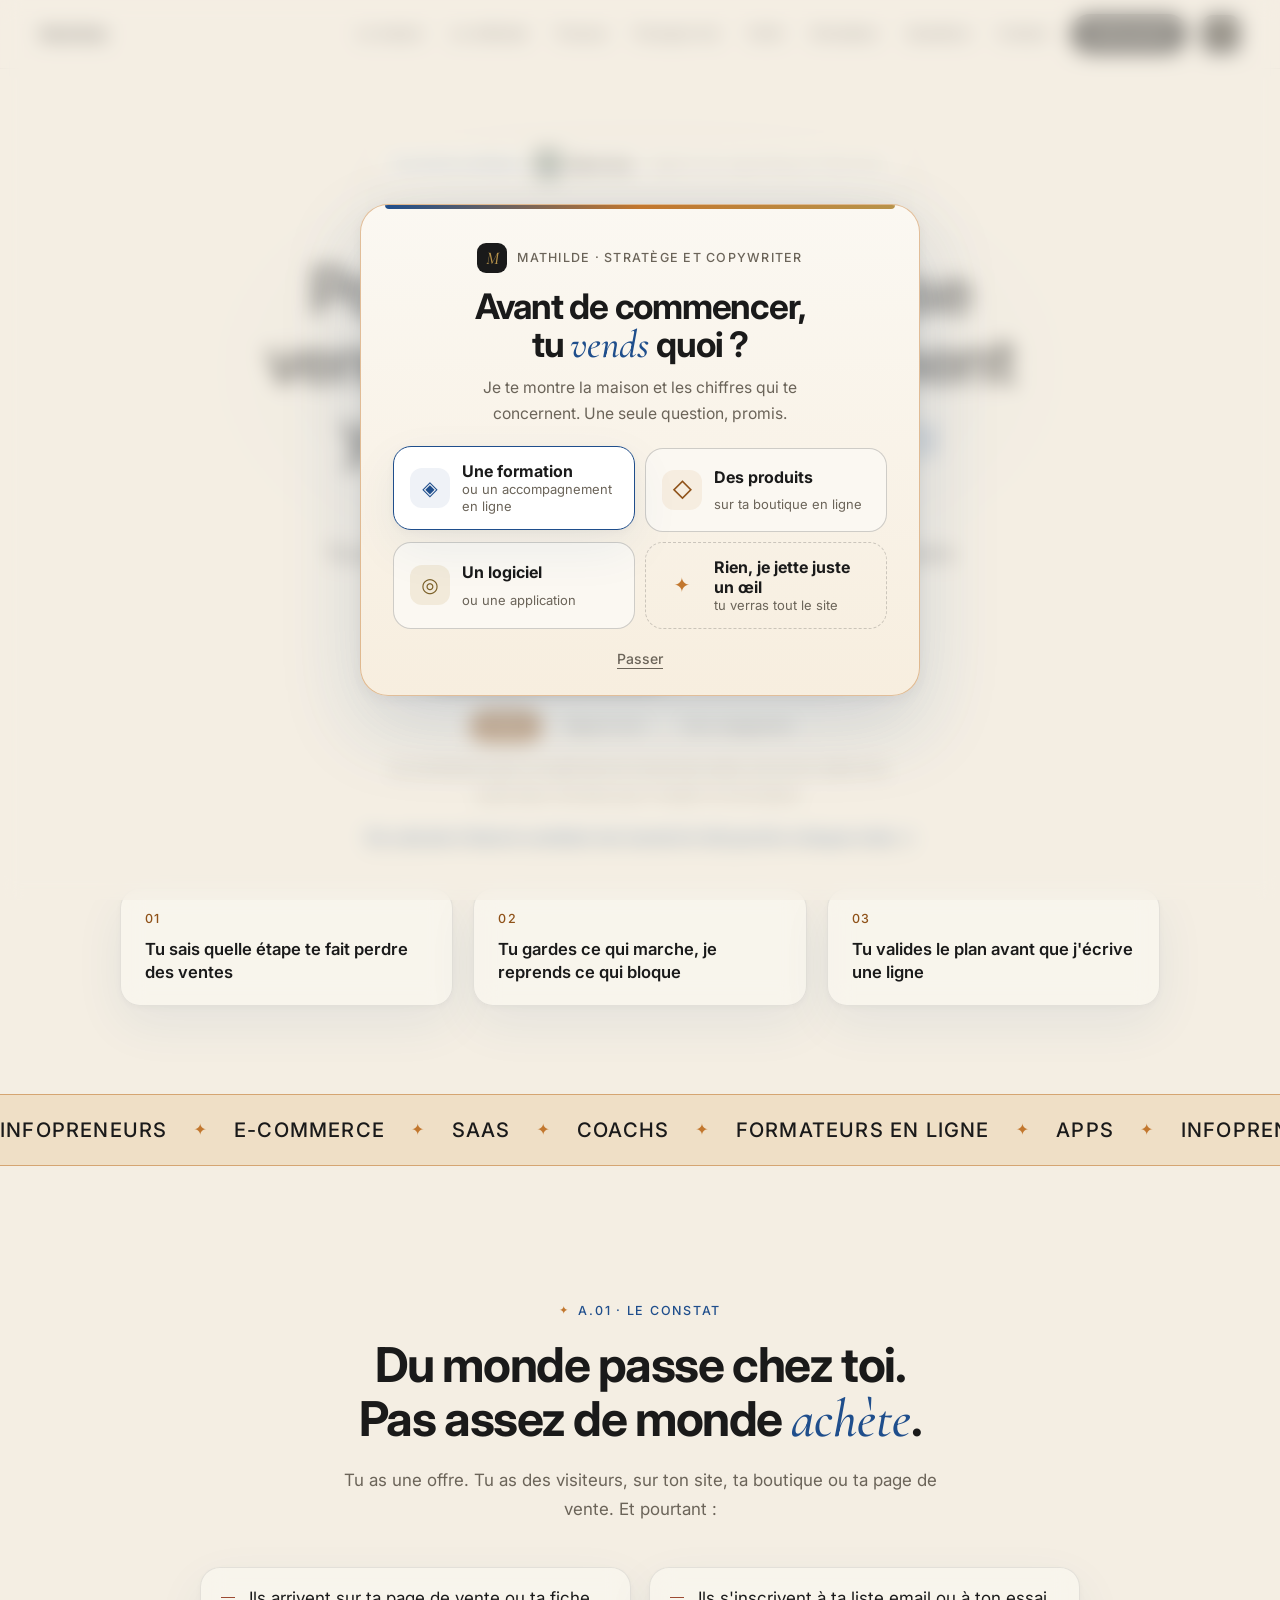
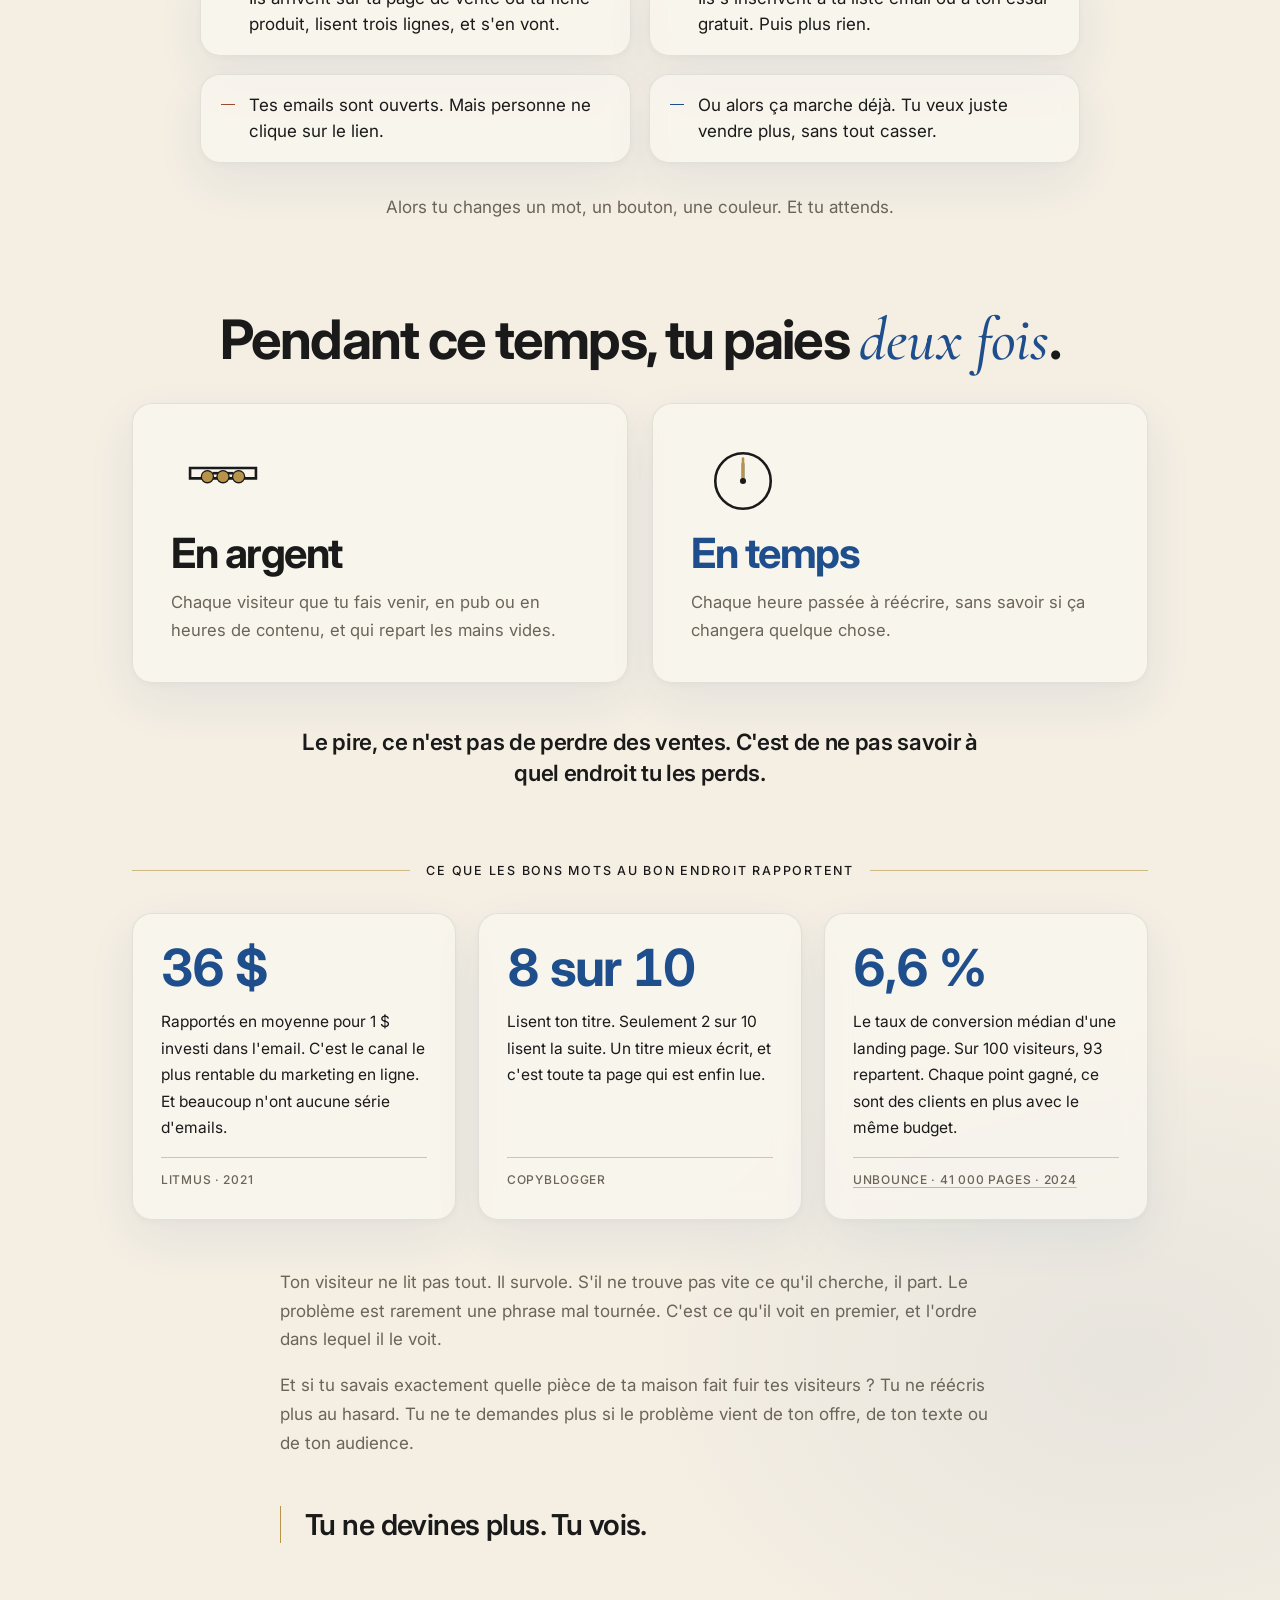
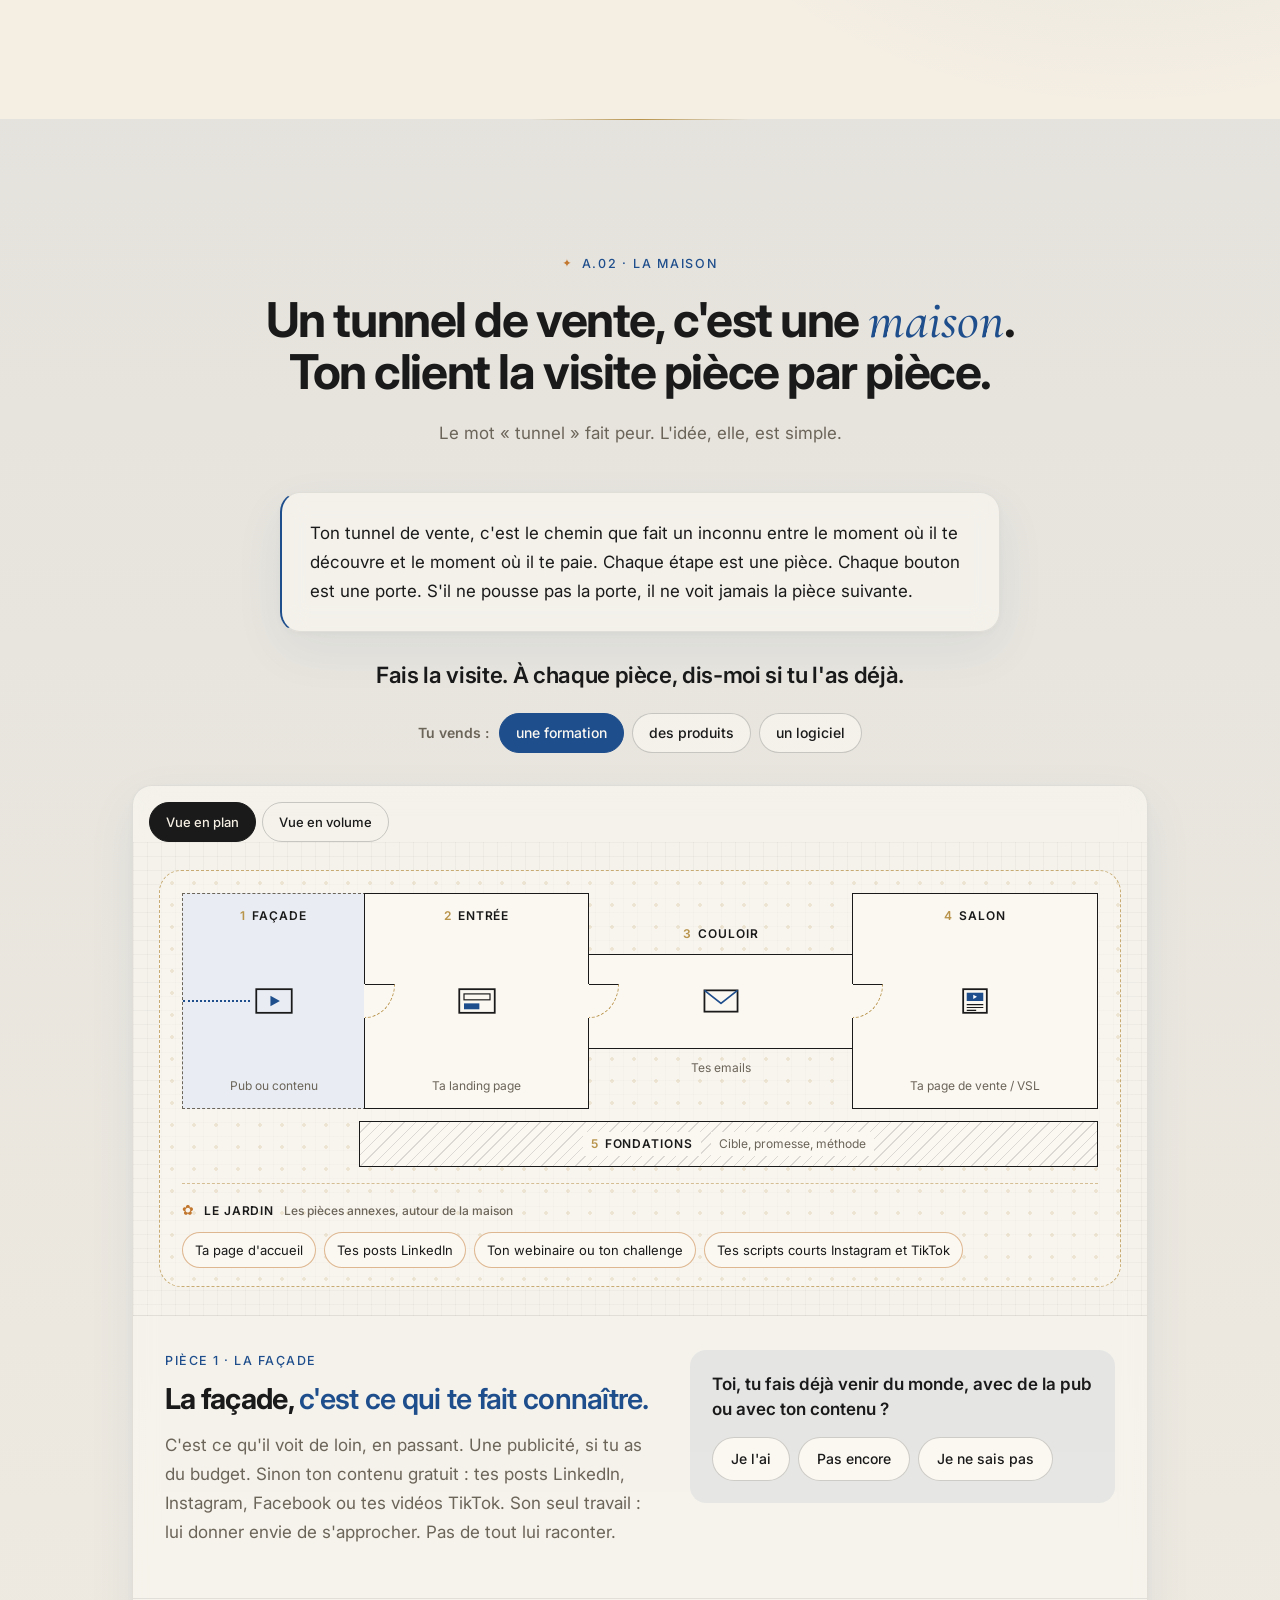
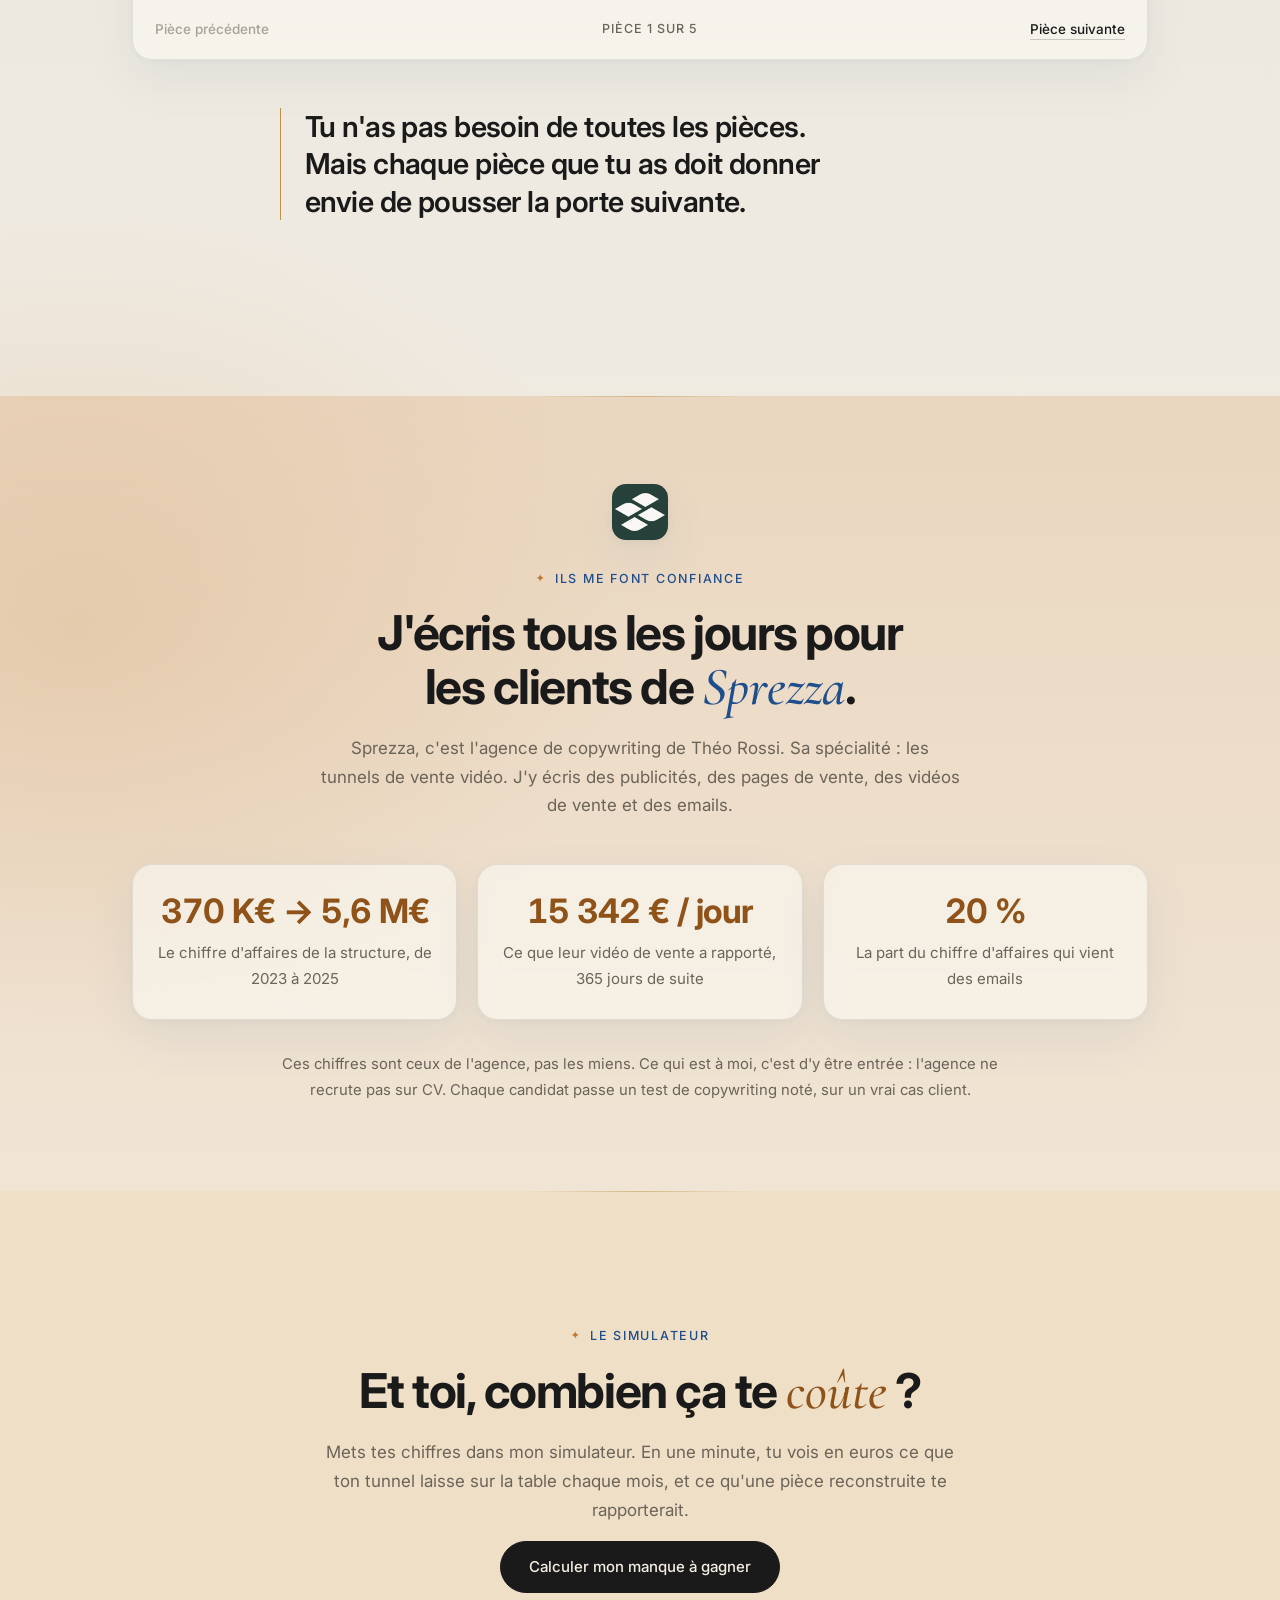
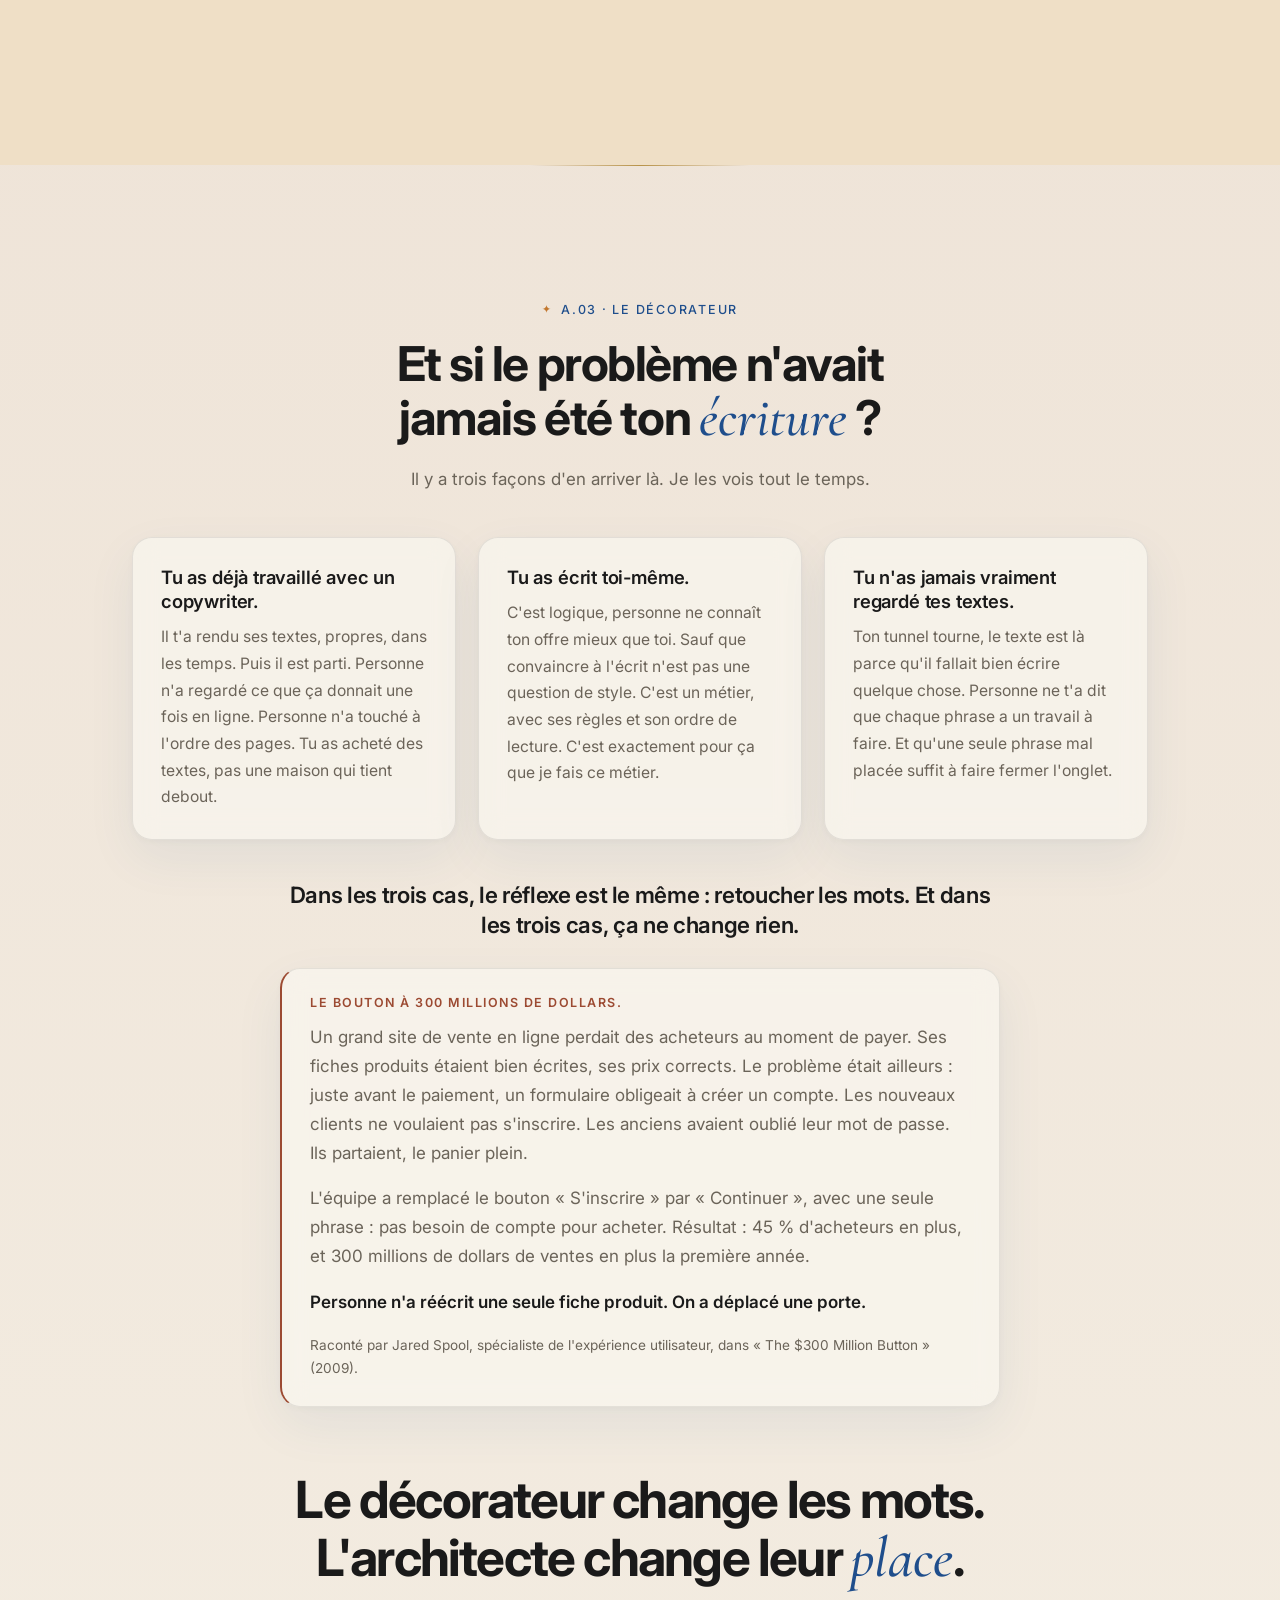
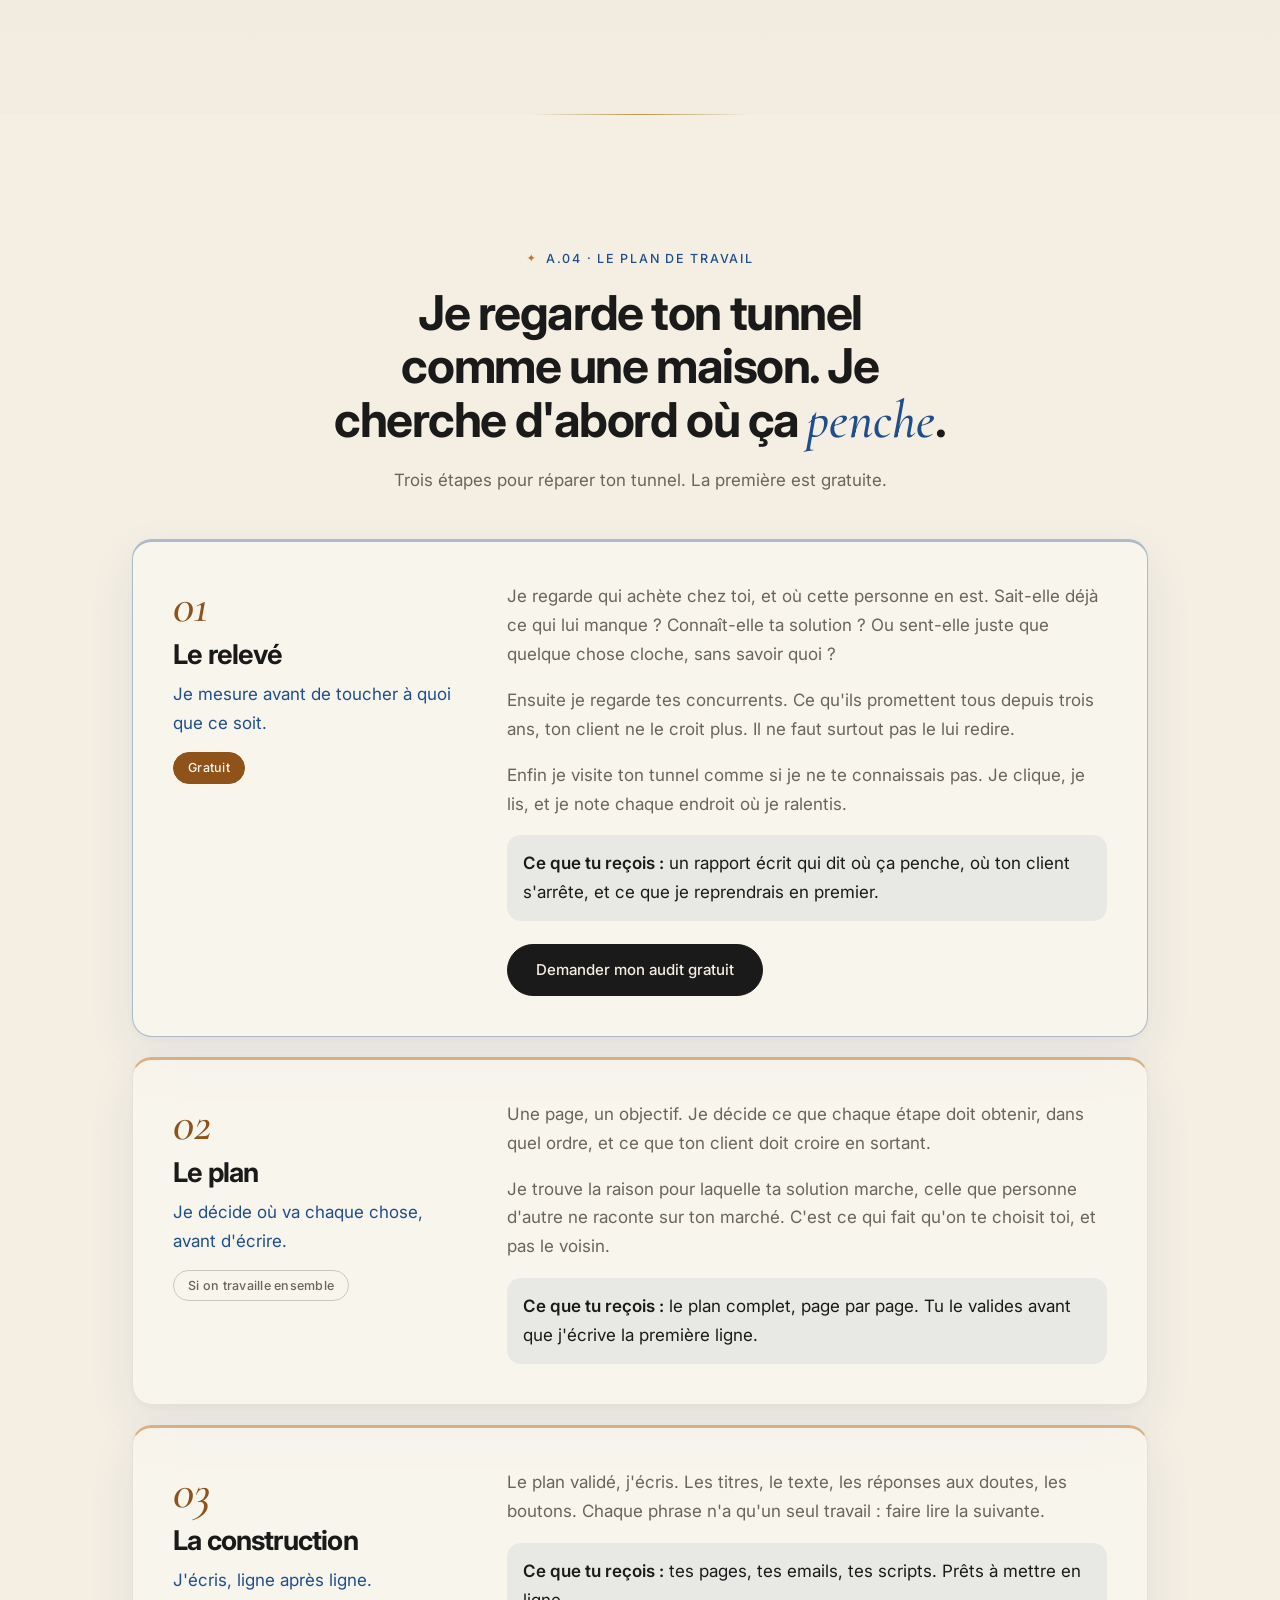
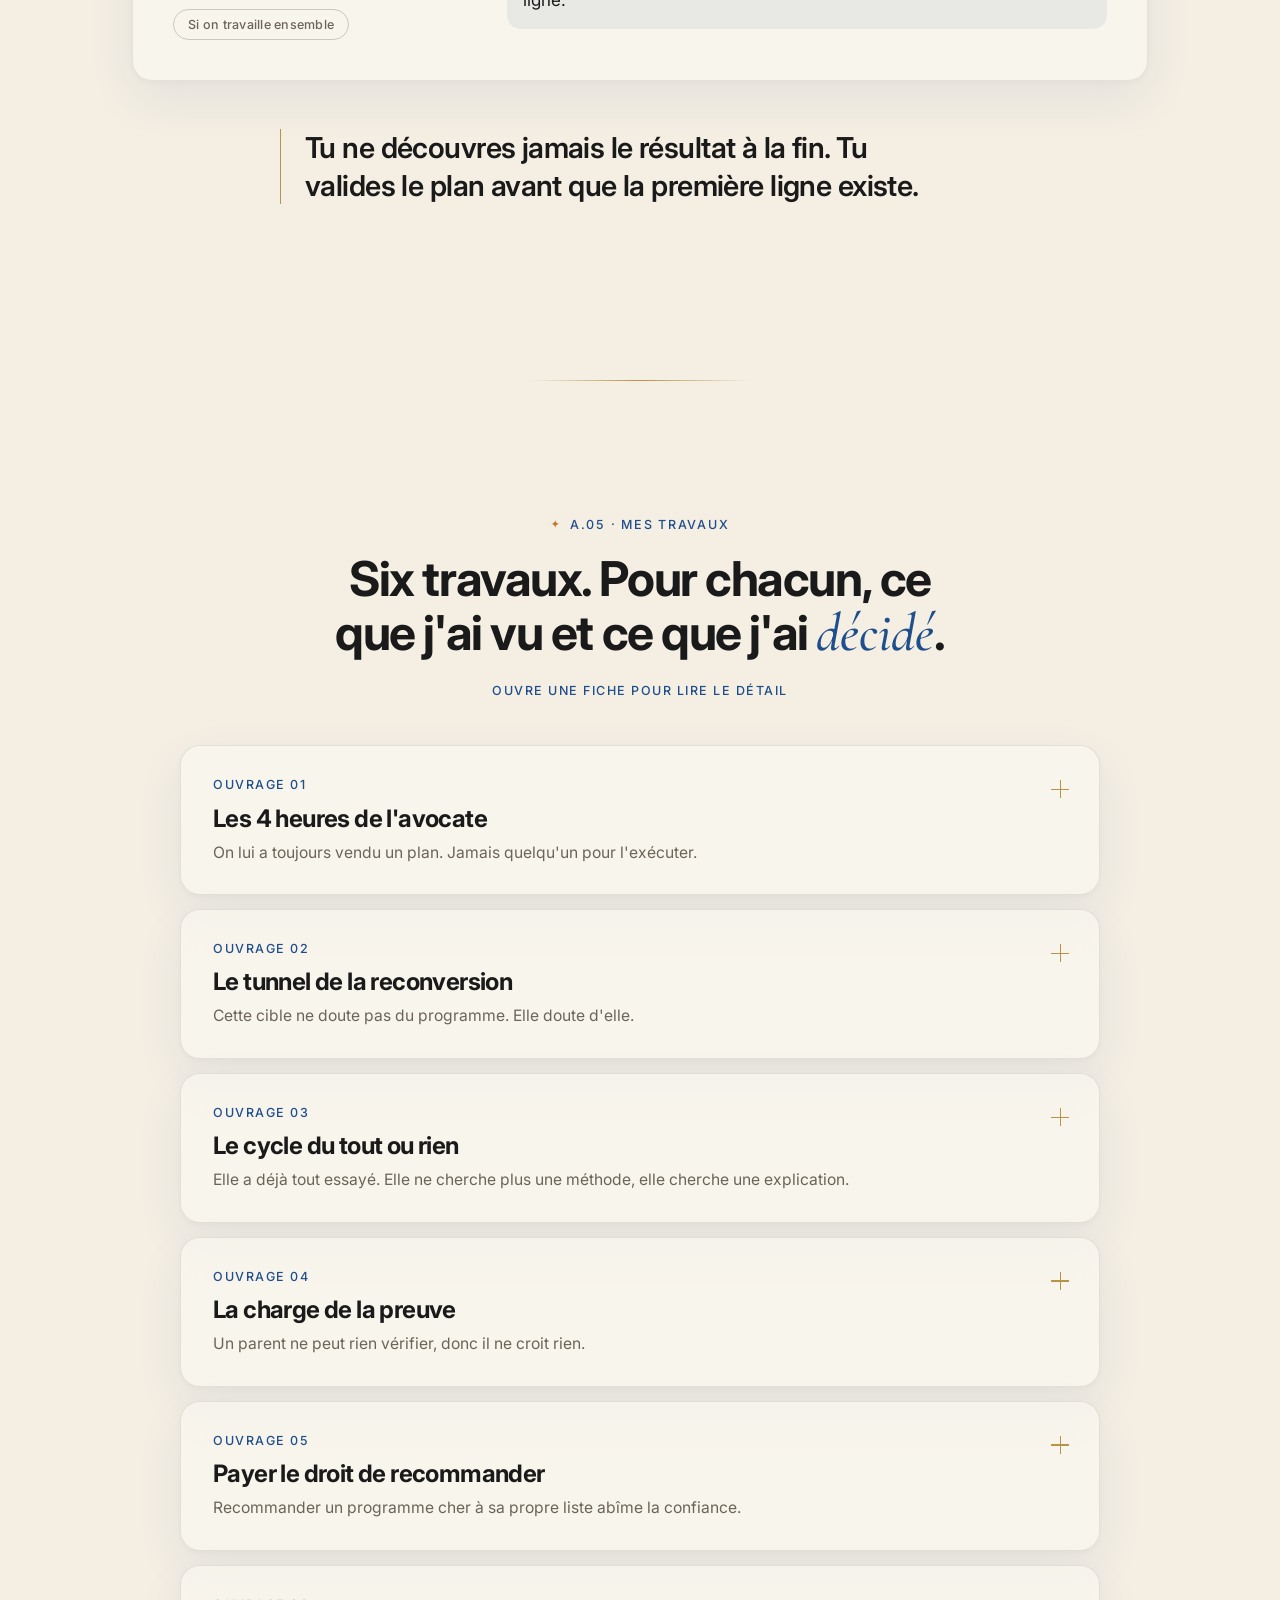
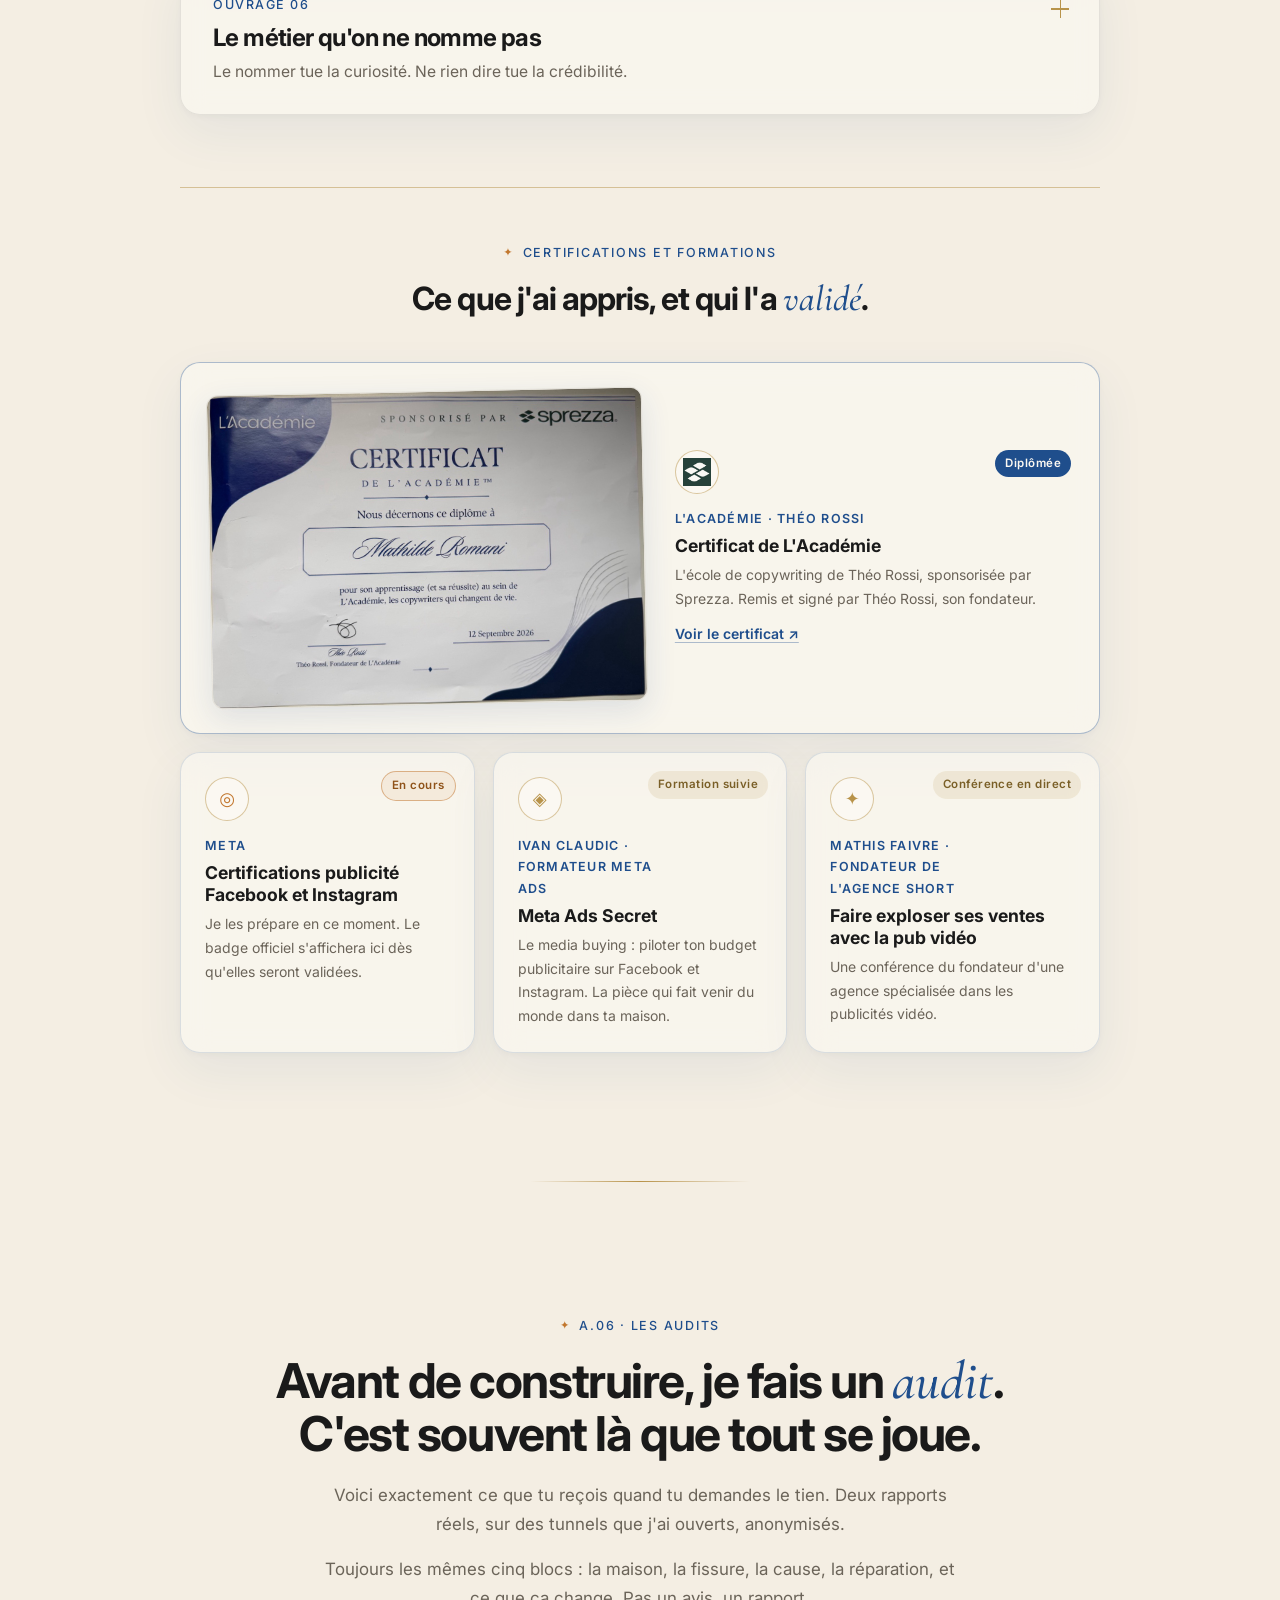
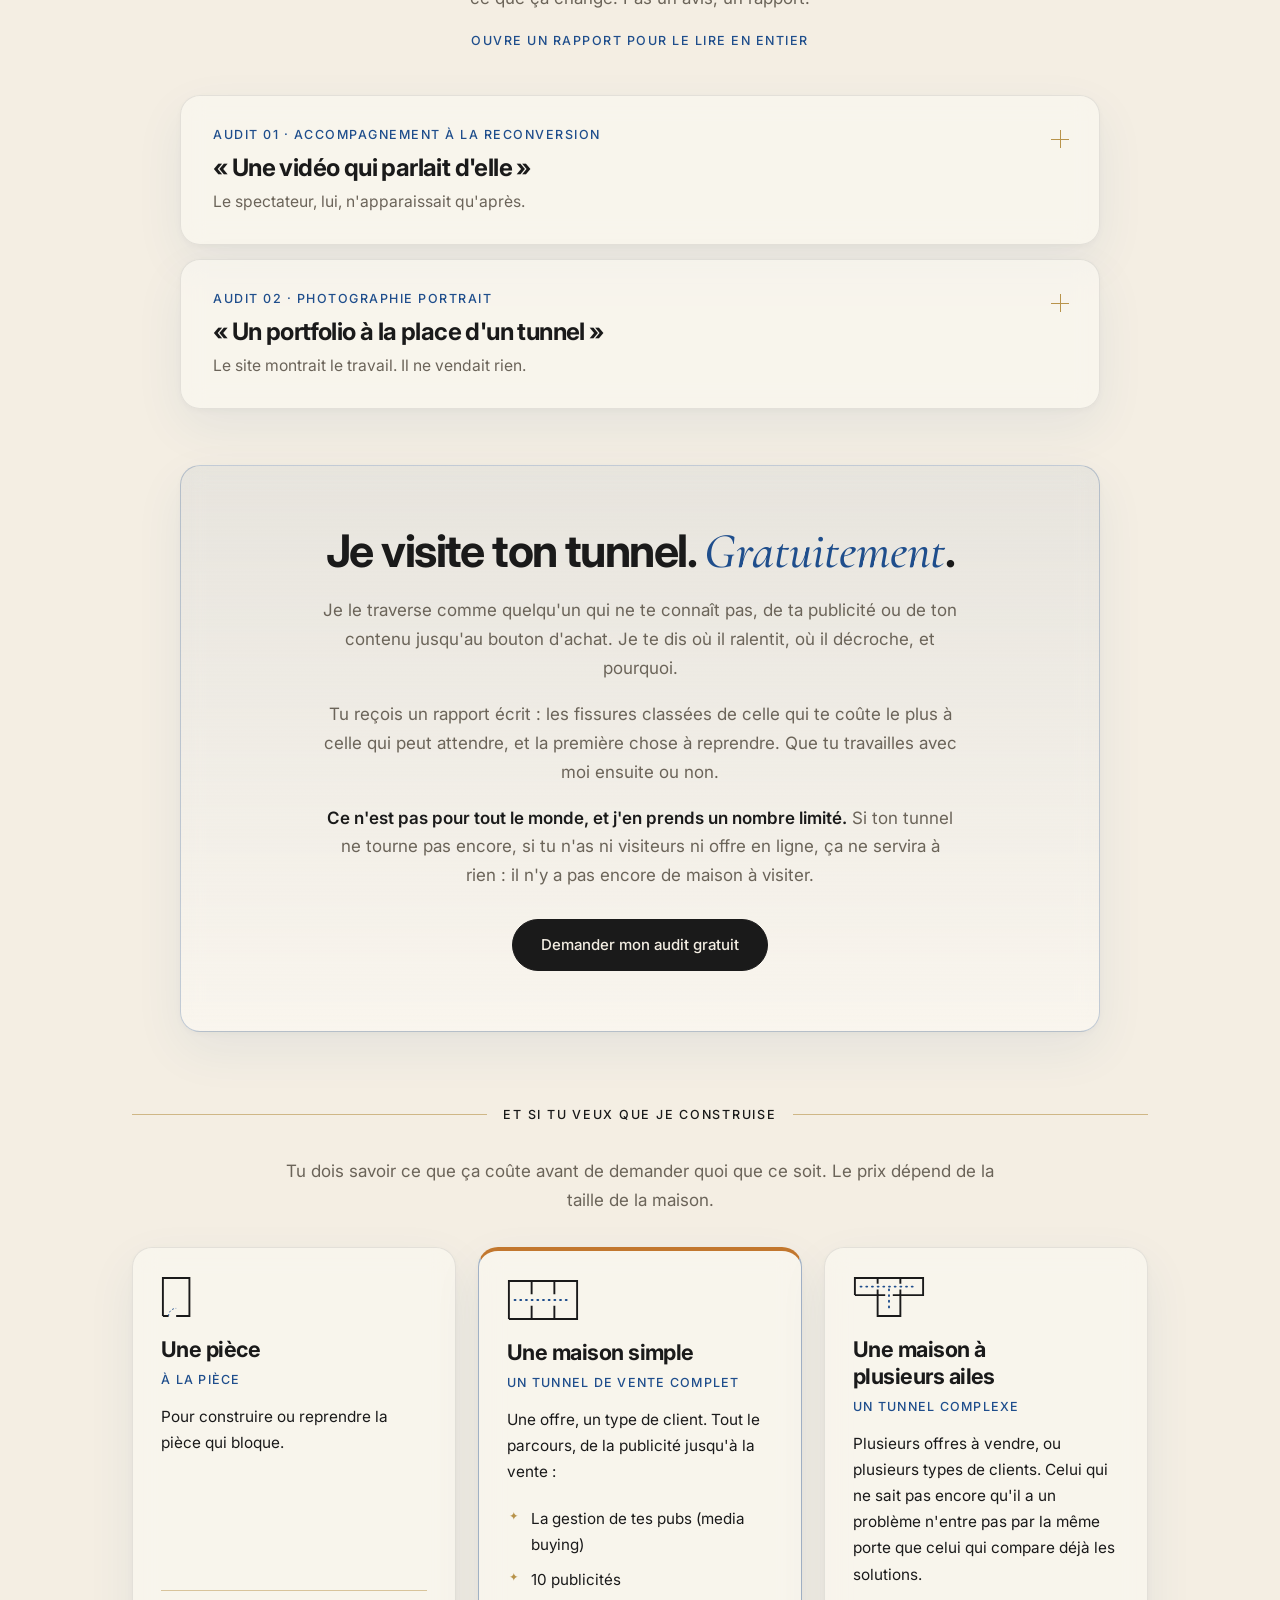
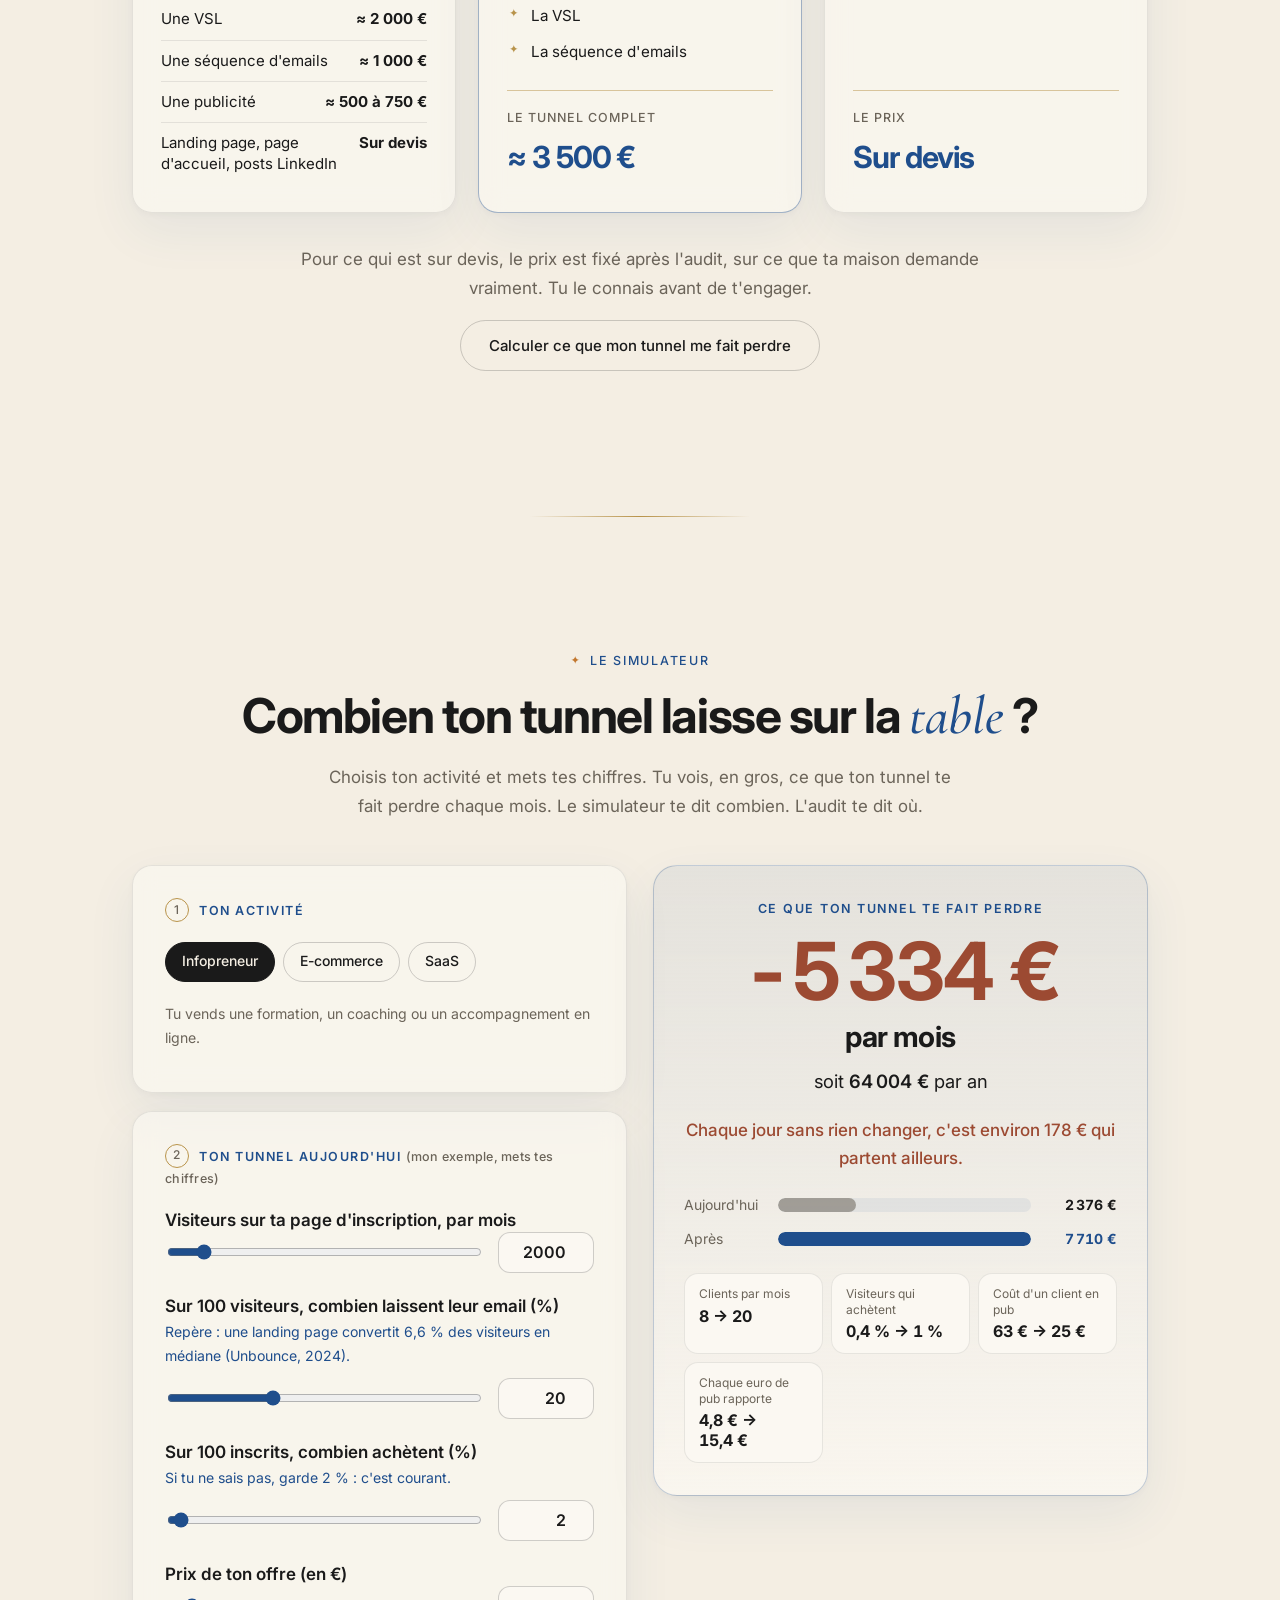
<file: index.html>
<!doctype html>
<html lang="fr" class="no-js">
<head>
<meta charset="utf-8">
<meta name="viewport" content="width=device-width, initial-scale=1">
<title>Mathilde · Stratège et copywriter en tunnels de vente</title>
<meta name="description" content="Pourquoi ton offre ne se vend pas plus, et comment y remédier en 3 étapes, sans tout refaire. Je trouve l'endroit où ton tunnel de vente perd ses clients, puis je le réécris. Audit gratuit, sans engagement.">
<meta property="og:title" content="Pourquoi ton offre ne se vend pas plus, et comment y remédier en 3 étapes (sans tout refaire)">
<meta property="og:description" content="Audit gratuit de ton tunnel de vente. Pour les infopreneurs, les e-commerces et les SaaS.">
<meta property="og:type" content="website">
<meta name="theme-color" content="#F4EEE3">
<link rel="icon" href="data:image/svg+xml,%3Csvg xmlns='http://www.w3.org/2000/svg' viewBox='0 0 32 32'%3E%3Crect width='32' height='32' fill='%23FFD23F'/%3E%3Cpath d='M9 27V5h14v22' fill='none' stroke='%2312161D' stroke-width='2.5'/%3E%3Cpath d='M9 27h14' stroke='%231B54D8' stroke-width='2.5'/%3E%3Ccircle cx='19' cy='17' r='1.6' fill='%231B54D8'/%3E%3C/svg%3E">
<script>document.documentElement.className = "js";</script>
<link rel="preconnect" href="https://fonts.googleapis.com">
<link rel="preconnect" href="https://fonts.gstatic.com" crossorigin>
<link href="https://fonts.googleapis.com/css2?family=Inter:wght@400;500;600;700&family=Cormorant+Garamond:ital,wght@1,500&display=swap" rel="stylesheet">
<link rel="stylesheet" href="css/style.css?v=55">
</head>
<body>
<div class="accueil" id="accueil" role="dialog" aria-modal="true" aria-labelledby="accueil-titre" hidden>
  <div class="accueil-carte">
    <p class="accueil-signe"><span aria-hidden="true">M</span> Mathilde · Stratège et copywriter</p>
    <h2 id="accueil-titre">Avant de commencer, tu <span class="accent">vends</span> quoi ?</h2>
    <p class="accueil-sous">Je te montre la maison et les chiffres qui te concernent. Une seule question, promis.</p>
    <div class="accueil-choix">
      <button type="button" data-accueil="info"><span class="accueil-ico" aria-hidden="true">◈</span><strong>Une formation</strong><span>ou un accompagnement en ligne</span></button>
      <button type="button" data-accueil="ecom"><span class="accueil-ico" aria-hidden="true">◇</span><strong>Des produits</strong><span>sur ta boutique en ligne</span></button>
      <button type="button" data-accueil="saas"><span class="accueil-ico" aria-hidden="true">◎</span><strong>Un logiciel</strong><span>ou une application</span></button>
      <button type="button" data-accueil="curieux" class="accueil-curieux"><span class="accueil-ico" aria-hidden="true">✦</span><strong>Rien, je jette juste un œil</strong><span>tu verras tout le site</span></button>
    </div>
    <button type="button" class="accueil-passer" data-accueil="passer">Passer</button>
  </div>
</div>


<!-- Les mini-illustrations des pièces (aucun logo, aucune marque) -->
<svg width="0" height="0" style="position:absolute" aria-hidden="true" focusable="false">
  <symbol id="ico-pub" viewBox="0 0 32 22">
    <rect x="1" y="1" width="30" height="20" fill="none" stroke="currentColor" stroke-width="1.5"/>
    <path d="M13 6.5v9l8-4.5z" fill="#1F4E8C"/>
  </symbol>
  <symbol id="ico-form" viewBox="0 0 32 22">
    <rect x="1" y="1" width="30" height="20" fill="none" stroke="currentColor" stroke-width="1.5"/>
    <rect x="5" y="5" width="22" height="5" fill="none" stroke="currentColor" stroke-width="1"/>
    <rect x="5" y="13" width="13" height="5" fill="#1F4E8C"/>
  </symbol>
  <symbol id="ico-mail" viewBox="0 0 32 22">
    <rect x="2" y="2" width="28" height="18" fill="none" stroke="currentColor" stroke-width="1.5"/>
    <path d="M2 2l14 11L30 2" fill="none" stroke="#1F4E8C" stroke-width="1.5" stroke-linejoin="round"/>
  </symbol>
  <symbol id="ico-vente" viewBox="0 0 32 22">
    <rect x="6" y="1" width="20" height="20" fill="none" stroke="currentColor" stroke-width="1.5"/>
    <rect x="9" y="4" width="14" height="7" fill="#1F4E8C"/>
    <path d="M14.5 5.7v3.6l3.2-1.8z" fill="#fff"/>
    <path d="M9 14h14M9 16.5h14M9 19h8" stroke="currentColor" stroke-width="1"/>
  </symbol>
  <symbol id="ico-paiement" viewBox="0 0 32 22">
    <rect x="1" y="1" width="30" height="20" fill="none" stroke="currentColor" stroke-width="1.5"/>
    <path d="M5 6h12" stroke="currentColor" stroke-width="1"/>
    <rect x="5" y="10" width="22" height="7" rx="1" fill="#1F4E8C"/>
    <path d="M12 13.5h8" stroke="#fff" stroke-width="1.5"/>
  </symbol>
  <symbol id="ico-fondations" viewBox="0 0 32 22">
    <path d="M2 5h28" stroke="currentColor" stroke-width="1.5"/>
    <path d="M4 19l8-11M11 19l8-11M18 19l8-11" stroke="#1F4E8C" stroke-width="1.5"/>
    <path d="M2 19h28" stroke="currentColor" stroke-width="1"/>
  </symbol>
</svg>

<div class="progression" aria-hidden="true"><span></span></div>

<header class="entete">
  <a class="entete-nom" href="#top">Mathilde</a>
  <nav class="entete-nav" aria-label="Sections">
    <a href="#maison">La maison</a>
    <a href="#plan-de-travail">La méthode</a>
    <a href="#ouvrages">Travaux</a>
    <a href="#architecte">Pourquoi moi</a>
    <a href="#tarifs">Tarifs</a>
    <a href="#simulateur">Simulateur</a>
    <a href="#questions">Questions</a>
    <a href="#contact">Contact</a>
  </nav>
  <a class="btn btn-petit" href="https://docs.google.com/forms/d/e/1FAIpQLSe_-8tRlJAWZYybFKXNjkNFQKwHkvTZKSJkQWs8hOul3v4kxg/viewform" target="_blank" rel="noopener">Audit gratuit</a>
  <a class="monogramme" href="#top" aria-label="Mathilde, retour en haut de page"><span aria-hidden="true">M</span></a>
</header>

<main>

<!-- Hero -->
<section class="hero" id="top">
  <div class="hero-in">
    <p class="confiance-pastille">
      <span>Ils me font confiance</span>
      <b class="logo-mot"><img src="assets/logo-sprezza.png" alt="" width="28" height="28">Sprezza</b>
      <span>l'agence de copywriting de Théo Rossi</span>
    </p>
    <p class="surtitre">Stratège et copywriter · Infopreneurs, e-commerce, SaaS</p>
    <h1>Pourquoi ton offre ne se vend pas plus, et comment y remédier en <span class="accent">3 étapes</span> <span class="h1-fin">(sans tout refaire)</span></h1>
    <p class="chapo">Ta pub, ton site, tes emails : quelque part, tes visiteurs s'en vont sans acheter. Je trouve l'endroit. Puis je le réécris.</p>
    <div class="actions">
      <a class="btn" href="https://docs.google.com/forms/d/e/1FAIpQLSe_-8tRlJAWZYybFKXNjkNFQKwHkvTZKSJkQWs8hOul3v4kxg/viewform" target="_blank" rel="noopener">Demander mon audit gratuit</a>
      <a class="btn btn-ligne" href="#ouvrages">Voir mes travaux</a>
    </div>
    <ul class="etiquettes">
      <li class="etiq etiq-plein">Gratuit</li>
      <li class="etiq">Rapport écrit</li>
      <li class="etiq">Sans engagement</li>
    </ul>
    <p class="hero-note">Je commence par un audit de ton tunnel de vente. Ça ne te coûte rien, juste deux minutes pour remplir le formulaire.</p>
    <p class="hero-simu"><a href="#simulateur">Ou calcule d'abord combien ton tunnel te fait perdre chaque mois <span aria-hidden="true">→</span></a></p>
    <ul class="benefices stagger">
      <li><b>01</b>Tu sais quelle étape te fait perdre des ventes</li>
      <li><b>02</b>Tu gardes ce qui marche, je reprends ce qui bloque</li>
      <li><b>03</b>Tu valides le plan avant que j'écrive une ligne</li>
    </ul>
  </div>
</section>

<!-- Pour qui -->
<div class="defile" aria-label="Pour qui je travaille">
  <ul class="defile-piste">
    <li>Infopreneurs</li>
    <li>E-commerce</li>
    <li>SaaS</li>
    <li>Coachs</li>
    <li>Formateurs en ligne</li>
    <li>Apps</li>
  </ul>
</div>

<!-- A.01 · Le constat -->
<section class="feuille" id="constat">
  <div class="feuille-in">
    <div class="tete">
      <p class="ref">A.01 · Le constat</p>
      <h2>Du monde passe chez toi. Pas assez de monde <span class="accent">achète</span>.</h2>
      <p>Tu as une offre. Tu as des visiteurs, sur ton site, ta boutique ou ta page de vente. Et pourtant :</p>
    </div>
    <ul class="constats stagger">
      <li>Ils arrivent sur ta page de vente ou ta fiche produit, lisent trois lignes, et s'en vont.</li>
      <li>Ils s'inscrivent à ta liste email ou à ton essai gratuit. Puis plus rien.</li>
      <li>Tes emails sont ouverts. Mais personne ne clique sur le lien.</li>
      <li>Ou alors ça marche déjà. Tu veux juste vendre plus, sans tout casser.</li>
    </ul>
    <p class="centre col">Alors tu changes un mot, un bouton, une couleur. Et tu attends.</p>

    <h3 class="titre-geant">Pendant ce temps, tu paies <span class="accent">deux fois</span>.</h3>
    <ul class="double-peine stagger">
      <li class="peine peine-argent">
        <svg viewBox="0 0 120 90" aria-hidden="true">
          <path d="M22 30h76v12H22z" fill="none" stroke="currentColor" stroke-width="3"/>
          <path d="M48 36h24" stroke="currentColor" stroke-width="3"/>
          <circle class="sou s1" cx="42" cy="40" r="7"/><circle class="sou s2" cx="60" cy="40" r="7"/><circle class="sou s3" cx="78" cy="40" r="7"/>
        </svg>
        <strong>En argent</strong>
        <p>Chaque visiteur que tu fais venir, en pub ou en heures de contenu, et qui repart les mains vides.</p>
      </li>
      <li class="peine peine-temps">
        <svg viewBox="0 0 120 90" aria-hidden="true">
          <circle cx="60" cy="45" r="32" fill="none" stroke="currentColor" stroke-width="3"/>
          <path d="M60 45V25" stroke="currentColor" stroke-width="3" stroke-linecap="round"/>
          <path class="aiguille" d="M60 45V19" stroke-width="3" stroke-linecap="round"/>
          <circle cx="60" cy="45" r="3.5" fill="currentColor"/>
        </svg>
        <strong>En temps</strong>
        <p>Chaque heure passée à réécrire, sans savoir si ça changera quelque chose.</p>
      </li>
    </ul>
    <p class="fort centre col">Le pire, ce n'est pas de perdre des ventes. C'est de ne pas savoir à quel endroit tu les perds.</p>

    <p class="sep">Ce que les bons mots au bon endroit rapportent</p>
    <ul class="stats stagger">
      <li class="stat">
        <b><span data-compte="36">36</span> $</b>
        <p>rapportés en moyenne pour 1 $ investi dans l'email. C'est le canal le plus rentable du marketing en ligne. Et beaucoup n'ont aucune série d'emails.</p>
        <p class="source">Litmus · 2021</p>
      </li>
      <li class="stat">
        <b><span data-compte="8">8</span> sur 10</b>
        <p>lisent ton titre. Seulement 2 sur 10 lisent la suite. Un titre mieux écrit, et c'est toute ta page qui est enfin lue.</p>
        <p class="source">Copyblogger</p>
      </li>
      <li class="stat">
        <b><span data-compte="6.6" data-dec="1">6,6</span> %</b>
        <p>le taux de conversion médian d'une landing page. Sur 100 visiteurs, 93 repartent. Chaque point gagné, ce sont des clients en plus avec le même budget.</p>
        <p class="source"><a href="https://marketingprofs.com/charts/2024/52374/landing-page-conversion-benchmarks" target="_blank" rel="noopener">Unbounce · 41 000 pages · 2024</a></p>
      </li>
    </ul>

    <div class="col">
      <p>Ton visiteur ne lit pas tout. Il survole. S'il ne trouve pas vite ce qu'il cherche, il part. Le problème est rarement une phrase mal tournée. C'est ce qu'il voit en premier, et l'ordre dans lequel il le voit.</p>
      <p>Et si tu savais exactement quelle pièce de ta maison fait fuir tes visiteurs ? Tu ne réécris plus au hasard. Tu ne te demandes plus si le problème vient de ton offre, de ton texte ou de ton audience.</p>
      <blockquote class="citation">
        <p>Tu ne devines plus. Tu vois.</p>
      </blockquote>
    </div>
  </div>
</section>

<!-- A.02 · La maison -->
<section class="feuille t-bleu" id="maison">
  <div class="feuille-in">
    <div class="tete">
      <p class="ref">A.02 · La maison</p>
      <h2>Un tunnel de vente, c'est une <span class="accent">maison</span>. Ton client la visite pièce par pièce.</h2>
      <p>Le mot « tunnel » fait peur. L'idée, elle, est simple.</p>
    </div>
    <div class="encadre definition col">
      <p>Ton tunnel de vente, c'est le chemin que fait un inconnu entre le moment où il te découvre et le moment où il te paie. Chaque étape est une pièce. Chaque bouton est une porte. S'il ne pousse pas la porte, il ne voit jamais la pièce suivante.</p>
    </div>
    <p class="fort centre">Fais la visite. À chaque pièce, dis-moi si tu l'as déjà.</p>
    <div class="centre profil-maison"><p class="profil-fixe" data-profil-fixe hidden></p><div class="profil-choix" data-profil-libre role="group" aria-label="Ta maison selon ce que tu vends">
      <span class="profil-label">Tu vends :</span>
      <button type="button" class="profil-btn" data-choix-profil="info" aria-pressed="true">une formation</button>
      <button type="button" class="profil-btn" data-choix-profil="ecom" aria-pressed="false">des produits</button>
      <button type="button" class="profil-btn" data-choix-profil="saas" aria-pressed="false">un logiciel</button>
    </div></div>

    <div class="visite clair" id="visite" data-formulaire="https://docs.google.com/forms/d/e/1FAIpQLSe_-8tRlJAWZYybFKXNjkNFQKwHkvTZKSJkQWs8hOul3v4kxg/viewform">
      <div class="visite-vues" role="group" aria-label="Choisir la vue" hidden>
        <button type="button" class="vue-btn" data-vue="plan" aria-pressed="true">Vue en plan</button>
        <button type="button" class="vue-btn" data-vue="volume" aria-pressed="false">Vue en volume</button>
      </div>

      <div class="visite-cadre">
        <nav class="plan" aria-label="Plan de la maison">
          <div class="jardin">
          <div class="plan-maison">
            <a class="piece p-facade" href="#piece-1" data-piece="0">
              <span class="chemin"></span>
              <span class="p-nom"><b>1</b>Façade</span>
              <svg class="p-ico" viewBox="0 0 32 22" aria-hidden="true"><use href="#ico-pub"/></svg>
              <span class="p-sub"><span data-p="sub0">Pub ou contenu</span><span class="vh p-etat"></span></span>
              <span class="marque" aria-hidden="true"></span>
            </a>
            <a class="piece porte p-entree" href="#piece-2" data-piece="1">
              <span class="chemin"></span>
              <span class="p-nom"><b>2</b>Entrée</span>
              <svg class="p-ico" viewBox="0 0 32 22" aria-hidden="true"><use href="#ico-form"/></svg>
              <span class="p-sub"><span data-p="sub1">Ta landing page</span><span class="vh p-etat"></span></span>
              <span class="marque" aria-hidden="true"></span>
            </a>
            <a class="piece porte p-couloir" href="#piece-3" data-piece="2">
              <span class="chemin"></span>
              <span class="p-nom"><b>3</b>Couloir</span>
              <svg class="p-ico" viewBox="0 0 32 22" aria-hidden="true"><use href="#ico-mail"/></svg>
              <span class="p-sub"><span data-p="sub2">Tes emails</span><span class="vh p-etat"></span></span>
              <span class="marque" aria-hidden="true"></span>
            </a>
            <a class="piece porte p-salon" href="#piece-4" data-piece="3">
              <span class="chemin"></span>
              <span class="p-nom"><b>4</b>Salon</span>
              <svg class="p-ico" viewBox="0 0 32 22" aria-hidden="true"><use href="#ico-vente"/></svg>
              <span class="p-sub"><span data-p="sub3">Ta page de vente / VSL</span><span class="vh p-etat"></span></span>
              <span class="marque" aria-hidden="true"></span>
            </a>
          </div>
          <a class="piece p-fondations" href="#piece-5" data-piece="4">
            <span class="p-nom"><b>5</b>Fondations</span>
            <span class="p-sub"><span data-p="sub4">Cible, promesse, méthode</span><span class="vh p-etat"></span></span>
            <span class="marque" aria-hidden="true"></span>
          </a>
          <div class="jardin-annexes">
            <p class="jardin-titre"><span aria-hidden="true">✿</span> Le jardin <span>Les pièces annexes, autour de la maison</span></p>
            <ul class="jardin-liste">
              <li data-p="j0">Ta page d'accueil</li>
              <li data-p="j1">Tes posts LinkedIn</li>
              <li data-p="j2">Ton webinaire ou ton challenge</li>
              <li data-p="j3">Tes scripts courts Instagram et TikTok</li>
            </ul>
          </div>
          </div>
        </nav>
        <div class="volume" hidden></div>
      </div>

      <div class="panneaux">
        <article class="panneau actif" id="piece-1" data-panneau="0">
          <div class="panneau-grille">
            <div>
              <p class="panneau-kicker">Pièce 1 · La façade</p>
              <h3 tabindex="-1">La façade, <em data-p="em0">c'est ce qui te fait connaître.</em></h3>
              <p data-p="desc0">C'est ce qu'il voit de loin, en passant. Une publicité, si tu as du budget. Sinon ton contenu gratuit : tes posts LinkedIn, Instagram, Facebook ou tes vidéos TikTok. Son seul travail : lui donner envie de s'approcher. Pas de tout lui raconter.</p>
            </div>
            <div class="panneau-q">
              <p class="question" data-p="q0">Toi, tu fais déjà venir du monde, avec de la pub ou avec ton contenu ?</p>
              <div class="reponses">
                <button type="button" class="rep" data-rep="oui" aria-pressed="false">Je l'ai</button>
                <button type="button" class="rep" data-rep="non" aria-pressed="false">Pas encore</button>
                <button type="button" class="rep" data-rep="nsp" aria-pressed="false">Je ne sais pas</button>
              </div>
            </div>
          </div>
        </article>

        <article class="panneau" id="piece-2" data-panneau="1">
          <div class="panneau-grille">
            <div>
              <p class="panneau-kicker">Pièce 2 · L'entrée</p>
              <h3 tabindex="-1">L'entrée, <em data-p="em1">c'est ta landing page.</em></h3>
              <p data-p="desc1">La première pièce où il met les pieds. Il y laisse son email en échange d'un cadeau : un guide, une vidéo, un quiz, un code promo, un essai gratuit. Beaucoup la confondent avec la page de vente. Elle ne vend rien. Elle fait entrer.</p>
            </div>
            <div class="panneau-q">
              <p class="question" data-p="q1">Toi, tu as une page où on te laisse son email ?</p>
              <div class="reponses">
                <button type="button" class="rep" data-rep="oui" aria-pressed="false">Je l'ai</button>
                <button type="button" class="rep" data-rep="non" aria-pressed="false">Pas encore</button>
                <button type="button" class="rep" data-rep="nsp" aria-pressed="false">Je ne sais pas</button>
              </div>
            </div>
          </div>
        </article>

        <article class="panneau" id="piece-3" data-panneau="2">
          <div class="panneau-grille">
            <div>
              <p class="panneau-kicker">Pièce 3 · Le couloir</p>
              <h3 tabindex="-1">Le couloir, <em data-p="em2">ce sont tes emails.</em></h3>
              <p data-p="desc2">Il t'a laissé son email. Tes emails l'emmènent vers la suite. Ils créent le lien, répondent à ses doutes, et le préparent à acheter. Beaucoup sautent cette pièce. Sans elle, il reste planté dans l'entrée.</p>
            </div>
            <div class="panneau-q">
              <p class="question" data-p="q2">Toi, tu envoies une série d'emails automatique à chaque nouvel inscrit ?</p>
              <div class="reponses">
                <button type="button" class="rep" data-rep="oui" aria-pressed="false">Je l'ai</button>
                <button type="button" class="rep" data-rep="non" aria-pressed="false">Pas encore</button>
                <button type="button" class="rep" data-rep="nsp" aria-pressed="false">Je ne sais pas</button>
              </div>
            </div>
          </div>
        </article>

        <article class="panneau" id="piece-4" data-panneau="3">
          <div class="panneau-grille">
            <div>
              <p class="panneau-kicker">Pièce 4 · Le salon</p>
              <h3 tabindex="-1">Le salon, <em data-p="em3">c'est là qu'il décide.</em></h3>
              <p data-p="desc3">Ça peut être une page de vente : une longue page qui présente ton offre. Ou une VSL : la même chose en vidéo, tu parles face caméra ou tes slides défilent. C'est là que tout se joue.</p>
            </div>
            <div class="panneau-q">
              <p class="question" data-p="q3">Toi, tu as une page de vente ou une VSL ?</p>
              <div class="reponses">
                <button type="button" class="rep" data-rep="oui" aria-pressed="false">Je l'ai</button>
                <button type="button" class="rep" data-rep="non" aria-pressed="false">Pas encore</button>
                <button type="button" class="rep" data-rep="nsp" aria-pressed="false">Je ne sais pas</button>
              </div>
            </div>
          </div>
        </article>

        <article class="panneau" id="piece-5" data-panneau="4">
          <div class="panneau-grille">
            <div>
              <p class="panneau-kicker">Pièce 5 · Les fondations</p>
              <h3 tabindex="-1">Les fondations, <em data-p="em4">personne ne les voit.</em></h3>
              <p data-p="desc4">À qui tu parles. Ce que tu lui promets. Et pourquoi ta méthode marche mieux qu'une autre. Si les fondations penchent, toutes les pièces penchent, même les plus jolies.</p>
            </div>
            <div class="panneau-q">
              <p class="question" data-p="q4">Toi, tu sais dire en une phrase à qui tu t'adresses, et pourquoi on devrait te choisir toi ?</p>
              <div class="reponses">
                <button type="button" class="rep" data-rep="oui" aria-pressed="false">Oui</button>
                <button type="button" class="rep" data-rep="non" aria-pressed="false">Pas vraiment</button>
                <button type="button" class="rep" data-rep="nsp" aria-pressed="false">Je ne sais pas</button>
              </div>
            </div>
          </div>
        </article>

        <article class="panneau panneau-bilan" id="ma-maison" hidden>
          <div class="bilan-grille">
            <div class="bilan-dessin" aria-hidden="true"></div>
            <div>
              <p class="panneau-kicker">Fin de la visite</p>
              <h3 tabindex="-1">Ta maison, aujourd'hui.</h3>
              <div class="bilan-texte" aria-live="polite"></div>
            </div>
          </div>
        </article>
      </div>

      <div class="visite-nav" hidden>
        <button type="button" class="nav-btn" data-nav="prec">Pièce précédente</button>
        <span class="nav-compteur" aria-live="polite">Pièce 1 sur 5</span>
        <button type="button" class="nav-btn" data-nav="suiv">Pièce suivante</button>
      </div>
    </div>

    <blockquote class="citation col">
      <p>Tu n'as pas besoin de toutes les pièces. Mais chaque pièce que tu as doit donner envie de pousser la porte suivante.</p>
    </blockquote>
  </div>
</section>

<!-- Les chiffres de l'agence -->
<section class="feuille t-encre preuve" aria-labelledby="preuve-titre">
  <div class="feuille-in">
    <div class="tete">
      <img class="logo-preuve" src="assets/logo-sprezza.png" alt="Logo de Sprezza" width="64" height="64">
      <p class="ref">Ils me font confiance</p>
      <h2 id="preuve-titre">J'écris tous les jours pour les clients de <span class="accent">Sprezza</span>.</h2>
      <p>Sprezza, c'est l'agence de copywriting de Théo Rossi. Sa spécialité : les tunnels de vente vidéo. J'y écris des publicités, des pages de vente, des vidéos de vente et des emails.</p>
    </div>
    <ul class="chiffres stagger">
      <li><b>370 K€ → <span data-compte="5.6" data-dec="1">5,6</span> M€</b><span>le chiffre d'affaires de la structure, de 2023 à 2025</span></li>
      <li><b><span data-compte="15342">15 342</span> € / jour</b><span>ce que leur vidéo de vente a rapporté, 365 jours de suite</span></li>
      <li><b><span data-compte="20">20</span> %</b><span>la part du chiffre d'affaires qui vient des emails</span></li>
    </ul>
    <p class="note">Ces chiffres sont ceux de l'agence, pas les miens. Ce qui est à moi, c'est d'y être entrée : l'agence ne recrute pas sur CV. Chaque candidat passe un test de copywriting noté, sur un vrai cas client.</p>
  </div>
</section>

<!-- Aperçu du simulateur -->
<section class="feuille" id="simulateur-apercu">
  <div class="feuille-in">
    <div class="tete">
      <p class="ref">Le simulateur</p>
      <h2>Et toi, combien ça te <span class="accent">coûte</span> ?</h2>
      <p>Mets tes chiffres dans mon simulateur. En une minute, tu vois en euros ce que ton tunnel laisse sur la table chaque mois, et ce qu'une pièce reconstruite te rapporterait.</p>
      <p class="actions"><a class="btn" href="#simulateur">Calculer mon manque à gagner</a></p>
    </div>
  </div>
</section>

<!-- A.03 · Le décorateur -->
<section class="feuille t-rouge" id="decorateur">
  <div class="feuille-in">
    <div class="tete">
      <p class="ref">A.03 · Le décorateur</p>
      <h2>Et si le problème n'avait jamais été ton <span class="accent">écriture</span> ?</h2>
      <p>Il y a trois façons d'en arriver là. Je les vois tout le temps.</p>
    </div>
    <ul class="cas stagger clair">
      <li><strong>Tu as déjà travaillé avec un copywriter.</strong> Il t'a rendu ses textes, propres, dans les temps. Puis il est parti. Personne n'a regardé ce que ça donnait une fois en ligne. Personne n'a touché à l'ordre des pages. Tu as acheté des textes, pas une maison qui tient debout.</li>
      <li><strong>Tu as écrit toi-même.</strong> C'est logique, personne ne connaît ton offre mieux que toi. Sauf que convaincre à l'écrit n'est pas une question de style. C'est un métier, avec ses règles et son ordre de lecture. C'est exactement pour ça que je fais ce métier.</li>
      <li><strong>Tu n'as jamais vraiment regardé tes textes.</strong> Ton tunnel tourne, le texte est là parce qu'il fallait bien écrire quelque chose. Personne ne t'a dit que chaque phrase a un travail à faire. Et qu'une seule phrase mal placée suffit à faire fermer l'onglet.</li>
    </ul>
    <p class="fort centre col">Dans les trois cas, le réflexe est le même : retoucher les mots. Et dans les trois cas, ça ne change rien.</p>
    <div class="encadre exemple clair col">
      <h3>Le bouton à 300 millions de dollars.</h3>
      <p>Un grand site de vente en ligne perdait des acheteurs au moment de payer. Ses fiches produits étaient bien écrites, ses prix corrects. Le problème était ailleurs : juste avant le paiement, un formulaire obligeait à créer un compte. Les nouveaux clients ne voulaient pas s'inscrire. Les anciens avaient oublié leur mot de passe. Ils partaient, le panier plein.</p>
      <p>L'équipe a remplacé le bouton « S'inscrire » par « Continuer », avec une seule phrase : pas besoin de compte pour acheter. Résultat : 45 % d'acheteurs en plus, et 300 millions de dollars de ventes en plus la première année.</p>
      <p><strong>Personne n'a réécrit une seule fiche produit. On a déplacé une porte.</strong></p>
      <p class="source-exemple">Raconté par Jared Spool, spécialiste de l'expérience utilisateur, dans « The $300 Million Button » (2009).</p>
    </div>
    <blockquote class="citation geante">
      <p>Le décorateur change les mots.<br>L'architecte change leur <span class="accent">place</span>.</p>
    </blockquote>
  </div>
</section>

<!-- A.04 · Le plan de travail -->
<section class="feuille" id="plan-de-travail">
  <div class="feuille-in">
    <div class="tete">
      <p class="ref">A.04 · Le plan de travail</p>
      <h2>Je regarde ton tunnel comme une maison. Je cherche d'abord où ça <span class="accent">penche</span>.</h2>
      <p>Trois étapes pour réparer ton tunnel. La première est gratuite.</p>
    </div>

    <ol class="etapes">
      <li class="etape">
        <div>
          <span class="etape-num">01</span>
          <h3>Le relevé</h3>
          <p class="etape-sous">Je mesure avant de toucher à quoi que ce soit.</p>
          <span class="etiq etiq-plein">Gratuit</span>
        </div>
        <div class="etape-corps">
          <p>Je regarde qui achète chez toi, et où cette personne en est. Sait-elle déjà ce qui lui manque ? Connaît-elle ta solution ? Ou sent-elle juste que quelque chose cloche, sans savoir quoi ?</p>
          <p>Ensuite je regarde tes concurrents. Ce qu'ils promettent tous depuis trois ans, ton client ne le croit plus. Il ne faut surtout pas le lui redire.</p>
          <p>Enfin je visite ton tunnel comme si je ne te connaissais pas. Je clique, je lis, et je note chaque endroit où je ralentis.</p>
          <p class="recu"><strong>Ce que tu reçois :</strong> un rapport écrit qui dit où ça penche, où ton client s'arrête, et ce que je reprendrais en premier.</p>
          <p><a class="btn" href="https://docs.google.com/forms/d/e/1FAIpQLSe_-8tRlJAWZYybFKXNjkNFQKwHkvTZKSJkQWs8hOul3v4kxg/viewform" target="_blank" rel="noopener">Demander mon audit gratuit</a></p>
        </div>
      </li>
      <li class="etape">
        <div>
          <span class="etape-num">02</span>
          <h3>Le plan</h3>
          <p class="etape-sous">Je décide où va chaque chose, avant d'écrire.</p>
          <span class="etiq etiq-gris">Si on travaille ensemble</span>
        </div>
        <div class="etape-corps">
          <p>Une page, un objectif. Je décide ce que chaque étape doit obtenir, dans quel ordre, et ce que ton client doit croire en sortant.</p>
          <p>Je trouve la raison pour laquelle ta solution marche, celle que personne d'autre ne raconte sur ton marché. C'est ce qui fait qu'on te choisit toi, et pas le voisin.</p>
          <p class="recu"><strong>Ce que tu reçois :</strong> le plan complet, page par page. Tu le valides avant que j'écrive la première ligne.</p>
        </div>
      </li>
      <li class="etape">
        <div>
          <span class="etape-num">03</span>
          <h3>La construction</h3>
          <p class="etape-sous">J'écris, ligne après ligne.</p>
          <span class="etiq etiq-gris">Si on travaille ensemble</span>
        </div>
        <div class="etape-corps">
          <p>Le plan validé, j'écris. Les titres, le texte, les réponses aux doutes, les boutons. Chaque phrase n'a qu'un seul travail : faire lire la suivante.</p>
          <p class="recu"><strong>Ce que tu reçois :</strong> tes pages, tes emails, tes scripts. Prêts à mettre en ligne.</p>
        </div>
      </li>
    </ol>
    <blockquote class="citation col">
      <p>Tu ne découvres jamais le résultat à la fin. Tu valides le plan avant que la première ligne existe.</p>
    </blockquote>
  </div>
</section>

<!-- A.05 · Les ouvrages -->
<section class="feuille t-encre" id="ouvrages">
  <div class="feuille-in">
    <div class="tete">
      <p class="ref">A.05 · Mes travaux</p>
      <h2>Six travaux. Pour chacun, ce que j'ai vu et ce que j'ai <span class="accent">décidé</span>.</h2>
      <p class="indice">Ouvre une fiche pour lire le détail</p>
    </div>
    <div class="fiches clair">
      <details class="fiche">
        <summary>
          <span class="fiche-num">Ouvrage 01</span>
          <span class="fiche-titre">Les 4 heures de l'avocate</span>
          <span class="fiche-accroche">On lui a toujours vendu un plan. Jamais quelqu'un pour l'exécuter.</span>
          <span class="plus" aria-hidden="true"></span>
        </summary>
        <div class="fiche-corps">
          <p class="fiche-liens">
            <a class="btn btn-ligne" href="pieces/strategie-tunnel-acquisition.html">Lire la stratégie</a>
            <a class="btn btn-ligne" href="pieces/concepts-publicitaires-acquisition.html">Lire les publicités</a>
          </p>
          <dl class="blocs">
            <dt>Le contexte</dt>
            <dd>Une experte du service, autour de 300 000 euros de chiffre d'affaires, vend un accompagnement en acquisition à 30 000 euros. Un marché arrivé au stade où « plus de clients » et « un système d'acquisition » ne font plus réagir personne.</dd>
            <dt class="rouge">Le problème</dt>
            <dd class="rouge">Trois offres au catalogue, une seule qui se vend. Et les pages de capture ne parlent pas à la même personne que le site : l'une vise un lecteur de newsletter, l'autre des consultants, alors que la cliente type est avocate ou architecte. En organique, le contenu rattrape ce décalage. En publicité, c'est la page de capture qui encaisse chaque euro.</dd>
            <dt>La décision</dt>
            <dd>Ne mettre de budget que sur l'offre qui s'est déjà vendue et qui a produit ses preuves. En publicité on amplifie une preuve, on ne l'invente pas. L'offre haute reste en ancrage pendant l'appel, l'offre basse sort du tunnel : baisser le ticket ne baisse pas le coût d'acquisition, ça baisse la qualité du lead. Et un mécanisme nommé, parce qu'à ce stade de sophistication une promesse ne suffit plus : quatre heures de studio par trimestre, et une équipe produit tout le reste. Le problème de cette cliente n'a jamais été de savoir quoi faire. C'est de ne pas avoir une heure pour le faire.</dd>
            <dt>Ce que j'ai construit</dt>
            <dd>Le diagnostic, l'arbitrage des trois offres, le mécanisme, la croyance unique qui tient tout le tunnel, la big idea, et l'architecture complète étape par étape avec les relances placées sur chaque point de décrochage. Puis cinq concepts publicitaires déclinés de cette même croyance, et le concept retenu rédigé en entier : trois hooks, le corps, et deux appels à l'action à tester.</dd>
          </dl>
          <div class="cartouche">
            <div>Ouvrage n°</div><div>01</div>
            <div>Marché</div><div>Accompagnement B2B</div>
            <div>Pièces</div><div>Stratégie de tunnel &amp; ads</div>
          </div>
        </div>
      </details>

      <details class="fiche">
        <summary>
          <span class="fiche-num">Ouvrage 02</span>
          <span class="fiche-titre">Le tunnel de la reconversion</span>
          <span class="fiche-accroche">Cette cible ne doute pas du programme. Elle doute d'elle.</span>
          <span class="plus" aria-hidden="true"></span>
        </summary>
        <div class="fiche-corps">
          <p class="fiche-liens">
            <a class="btn btn-ligne" href="pieces/sequence-bienvenue-reconversion.html">Lire la séquence</a>
            <a class="btn btn-ligne" href="pieces/scripts-publicitaires-reconversion.html">Lire les scripts</a>
          </p>
          <dl class="blocs">
            <dt>Le contexte</dt>
            <dd>Un programme de reconversion vers les métiers du digital, pour des salariés de 30 à 45 ans. Entrée par un quiz d'orientation.</dd>
            <dt class="rouge">Le problème</dt>
            <dd class="rouge">Cette cible ne doute pas du programme. Elle doute d'elle. « Trop tard », « trop vieux », « j'ai déjà essayé et j'ai abandonné ». Une séquence qui pitche trop tôt se heurte à une croyance, pas à une objection de prix.</dd>
            <dt>La décision</dt>
            <dd>Couper la séquence en deux. Cinq emails pour déplacer les croyances avant qu'il soit question d'acheter : l'histoire, le mensonge sur l'âge, la peur de se reconvertir pour rien, la projection. Puis quatre emails de prévente à dates fixes. Le pitch arrive en sixième position, jamais en deuxième.</dd>
            <dt>Ce que j'ai construit</dt>
            <dd>Le plan des neuf emails avec objectif, angle et boucle ouverte pour chacun. L'email de bascule rédigé en entier. Et en amont du tunnel, trois scripts publicitaires plus dix concepts de déclinaison.</dd>
          </dl>
          <div class="cartouche">
            <div>Ouvrage n°</div><div>02</div>
            <div>Marché</div><div>Formation en ligne</div>
            <div>Pièces</div><div>Séquence email &amp; scripts</div>
          </div>
        </div>
      </details>

      <details class="fiche">
        <summary>
          <span class="fiche-num">Ouvrage 03</span>
          <span class="fiche-titre">Le cycle du tout ou rien</span>
          <span class="fiche-accroche">Elle a déjà tout essayé. Elle ne cherche plus une méthode, elle cherche une explication.</span>
          <span class="plus" aria-hidden="true"></span>
        </summary>
        <div class="fiche-corps">
          <p class="fiche-liens">
            <a class="btn btn-ligne" href="pieces/page-de-vente-meraki.html">Ouvrir la page de vente</a>
          </p>
          <dl class="blocs">
            <dt>Le contexte</dt>
            <dd>Un programme de perte de poids, pour des femmes qui ont enchaîné les régimes pendant des années.</dd>
            <dt class="rouge">Le problème</dt>
            <dd class="rouge">Sur ce marché, promettre une perte de poids ne convainc plus. La lectrice a déjà tout essayé. Elle ne cherche plus une méthode, elle cherche une explication à ses échecs.</dd>
            <dt>La décision</dt>
            <dd>Ne pas vendre la perte de poids. Nommer d'abord le mécanisme de l'échec, le cycle du tout ou rien : règles strictes, petit écart, culpabilité, craquage, abandon, reprise. La responsabilité change de camp. Ce n'est plus un manque de volonté, c'est un modèle mental. Le produit n'apparaît qu'une fois cette bascule faite.</dd>
            <dt>Ce que j'ai construit</dt>
            <dd>La page complète, du lead à la garantie : douleur, projection, démontage des croyances, mécanisme unique, offre, empilement de valeur, preuves, choix binaire final.</dd>
          </dl>
          <div class="cartouche">
            <div>Ouvrage n°</div><div>03</div>
            <div>Marché</div><div>Santé &amp; nutrition</div>
            <div>Pièces</div><div>Page de vente longue</div>
          </div>
        </div>
      </details>

      <details class="fiche">
        <summary>
          <span class="fiche-num">Ouvrage 04</span>
          <span class="fiche-titre">La charge de la preuve</span>
          <span class="fiche-accroche">Un parent ne peut rien vérifier, donc il ne croit rien.</span>
          <span class="plus" aria-hidden="true"></span>
        </summary>
        <div class="fiche-corps">
          <p class="fiche-liens">
            <a class="btn btn-ligne" href="pieces/email-prepa-sante.html">Ouvrir l'email</a>
          </p>
          <dl class="blocs">
            <dt>Le contexte</dt>
            <dd>Une prépa aux études de santé. Le lecteur n'est pas l'étudiant, c'est son parent.</dd>
            <dt class="rouge">Le problème</dt>
            <dd class="rouge">Toutes les prépas se ressemblent sur le papier, et toutes annoncent d'excellents résultats. Un parent ne peut rien vérifier, donc il ne croit rien.</dd>
            <dt>La décision</dt>
            <dd>Renverser la charge de la preuve. Au lieu de promettre, donner au parent les trois questions à poser à n'importe quelle prépa. Puis y répondre avec des chiffres sourcés, page par page, dans la brochure officielle. Aucun chiffre extrapolé.</dd>
            <dt>Ce que j'ai construit</dt>
            <dd>L'email complet, son tableau de preuves sourcées, et un post-scriptum écrit pour le parent plutôt que pour l'élève.</dd>
          </dl>
          <div class="cartouche">
            <div>Ouvrage n°</div><div>04</div>
            <div>Marché</div><div>Enseignement supérieur</div>
            <div>Pièces</div><div>Email d'acquisition</div>
          </div>
        </div>
      </details>

      <details class="fiche">
        <summary>
          <span class="fiche-num">Ouvrage 05</span>
          <span class="fiche-titre">Payer le droit de recommander</span>
          <span class="fiche-accroche">Recommander un programme cher à sa propre liste abîme la confiance.</span>
          <span class="plus" aria-hidden="true"></span>
        </summary>
        <div class="fiche-corps">
          <p class="fiche-liens">
            <a class="btn btn-ligne" href="pieces/email-cooptation.html">Ouvrir l'email</a>
          </p>
          <dl class="blocs">
            <dt>Le contexte</dt>
            <dd>Un email de recommandation vers un programme à 2 200 dollars par mois, envoyé à une liste qui n'attend aucune promotion.</dd>
            <dt class="rouge">Le problème</dt>
            <dd class="rouge">Recommander un programme cher à sa propre liste abîme la confiance dès qu'on le fait comme une promotion.</dd>
            <dt>La décision</dt>
            <dd>Payer le droit de recommander avant de recommander. L'email s'ouvre sur ce que l'expéditeur ne fait jamais, raconte une scène précise et datée, puis disqualifie ouvertement une partie des lecteurs avant de qualifier les autres. L'appel à l'action n'est pas un bouton d'achat, c'est une réponse en deux lignes.</dd>
            <dt>Ce que j'ai construit</dt>
            <dd>L'email complet, le double bloc « pas pour toi si » et « fait pour toi si », et le post-scriptum.</dd>
          </dl>
          <div class="cartouche">
            <div>Ouvrage n°</div><div>05</div>
            <div>Marché</div><div>Accompagnement haut de gamme</div>
            <div>Pièces</div><div>Email de cooptation</div>
          </div>
        </div>
      </details>

      <details class="fiche">
        <summary>
          <span class="fiche-num">Ouvrage 06</span>
          <span class="fiche-titre">Le métier qu'on ne nomme pas</span>
          <span class="fiche-accroche">Le nommer tue la curiosité. Ne rien dire tue la crédibilité.</span>
          <span class="plus" aria-hidden="true"></span>
        </summary>
        <div class="fiche-corps">
          <p class="fiche-liens">
            <a class="btn btn-ligne" href="pieces/landing-opt-in.html">Ouvrir la landing page</a>
          </p>
          <dl class="blocs">
            <dt>Le contexte</dt>
            <dd>Une page d'entrée vers un dossier gratuit sur un métier du digital.</dd>
            <dt class="rouge">Le problème</dt>
            <dd class="rouge">Le lecteur ignore que ce métier existe. Le nommer tout de suite tue la curiosité. Ne rien donner tue la crédibilité.</dd>
            <dt>La décision</dt>
            <dd>Ne jamais écrire le nom du métier. Le décrire par six caractéristiques assez précises pour qu'il devienne désirable, assez ouvertes pour qu'il reste introuvable. Le nom devient la récompense de l'inscription.</dd>
            <dt>Ce que j'ai construit</dt>
            <dd>La page complète, ses six arguments de curiosité, un témoignage court, et un encadré qui dit exactement ce que contient le dossier.</dd>
          </dl>
          <div class="cartouche">
            <div>Ouvrage n°</div><div>06</div>
            <div>Marché</div><div>Formation en ligne</div>
            <div>Pièces</div><div>Landing page d'opt-in</div>
          </div>
        </div>
      </details>
    </div>

    <div class="certifs" id="certifications">
      <div class="tete">
        <p class="ref">Certifications et formations</p>
        <h3 class="certifs-titre">Ce que j'ai appris, et qui l'a <span class="accent">validé</span>.</h3>
      </div>
      <ul class="certifs-liste stagger">
        <li class="certif certif-diplome">
          <a class="certif-photo" href="assets/certificat-academie.jpg" target="_blank" rel="noopener" aria-label="Voir le certificat en grand">
            <img src="assets/certificat-academie.jpg" alt="Certificat de L'Académie décerné à Mathilde Romani, signé par Théo Rossi, fondateur, et sponsorisé par Sprezza" width="1200" height="864" loading="lazy">
          </a>
          <div class="certif-texte">
            <span class="certif-statut">Diplômée</span>
            <span class="certif-icone" aria-hidden="true"><img src="assets/logo-sprezza.png" alt="" width="40" height="40"></span>
            <span class="certif-emetteur">L'Académie · Théo Rossi</span>
            <strong class="certif-titre">Certificat de L'Académie</strong>
            <span class="certif-detail">L'école de copywriting de Théo Rossi, sponsorisée par Sprezza. Remis et signé par Théo Rossi, son fondateur.</span>
            <a class="certif-voir" href="assets/certificat-academie.jpg" target="_blank" rel="noopener">Voir le certificat ↗</a>
          </div>
        </li>
        <li class="certif certif-encours">
          <span class="certif-statut">En cours</span>
          <span class="certif-icone" aria-hidden="true">◎</span>
          <span class="certif-emetteur">Meta</span>
          <strong class="certif-titre">Certifications publicité Facebook et Instagram</strong>
          <span class="certif-detail">Je les prépare en ce moment. Le badge officiel s'affichera ici dès qu'elles seront validées.</span>
        </li>
        <li class="certif certif-formation">
          <span class="certif-statut">Formation suivie</span>
          <span class="certif-icone" aria-hidden="true">◈</span>
          <span class="certif-emetteur">Ivan Claudic · formateur Meta Ads</span>
          <strong class="certif-titre">Meta Ads Secret</strong>
          <span class="certif-detail">Le media buying : piloter ton budget publicitaire sur Facebook et Instagram. La pièce qui fait venir du monde dans ta maison.</span>
        </li>
        <li class="certif certif-formation">
          <span class="certif-statut">Conférence en direct</span>
          <span class="certif-icone" aria-hidden="true">✦</span>
          <span class="certif-emetteur">Mathis Faivre · fondateur de l'Agence Short</span>
          <strong class="certif-titre">Faire exploser ses ventes avec la pub vidéo</strong>
          <span class="certif-detail">Une conférence du fondateur d'une agence spécialisée dans les publicités vidéo.</span>
        </li>
      </ul>
    </div>
  </div>
</section>

<!-- A.06 · Les audits -->
<section class="feuille" id="expertise">
  <div class="feuille-in">
    <div class="tete">
      <p class="ref">A.06 · Les audits</p>
      <h2>Avant de construire, je fais un <span class="accent">audit</span>. C'est souvent là que tout se joue.</h2>
      <p>Voici exactement ce que tu reçois quand tu demandes le tien. Deux rapports réels, sur des tunnels que j'ai ouverts, anonymisés.</p>
      <p>Toujours les mêmes cinq blocs : la maison, la fissure, la cause, la réparation, et ce que ça change. Pas un avis, un rapport.</p>
      <p class="indice">Ouvre un rapport pour le lire en entier</p>
    </div>
    <div class="fiches">
      <details class="fiche">
        <summary>
          <span class="fiche-num">Audit 01 · Accompagnement à la reconversion</span>
          <span class="fiche-titre">« Une vidéo qui parlait d'elle »</span>
          <span class="fiche-accroche">Le spectateur, lui, n'apparaissait qu'après.</span>
          <span class="plus" aria-hidden="true"></span>
        </summary>
        <div class="fiche-corps">
          <dl class="blocs">
            <dt>La maison</dt>
            <dd>Un programme pour des enseignants qui veulent quitter l'Éducation nationale. Une vidéo de vente, puis une page de vente.</dd>
            <dt class="rouge">La fissure</dt>
            <dd class="rouge">La vidéo s'ouvre sur elle. Son parcours, sa légitimité, son histoire. Le spectateur n'apparaît qu'après. Et la production ne rattrape rien : l'image, le son et le débit trahissent une lecture de script.</dd>
            <dt>La cause</dt>
            <dd>Les deux problèmes n'en font qu'un. Une vidéo qui commence par la personne qui vend demande au spectateur d'être déjà intéressé par elle à la seconde zéro. Le trafic froid ne l'est jamais. Et une production imparfaite ne se pardonne que si le script a donné une raison de rester : on accepte une image moyenne quand on veut savoir la suite. Ici, rien ne retenait, donc chaque défaut devenait visible.</dd>
            <dt>La réparation</dt>
            <dd>Inverser les trente premières secondes. Ouvrir sur ce que le prof vit un dimanche soir, pas sur le parcours de celle qui vend. La légitimité vient après, quand elle sert à rendre la solution crédible, pas avant, quand elle ne sert qu'à se présenter. Puis reconstruire la page de vente dans l'ordre du doute : ce qu'il croit, ce qui l'a déjà fait renoncer, pourquoi cette fois c'est différent, et seulement là ce que contient l'offre.</dd>
            <dt>Ce que ça change</dt>
            <dd>Le spectateur reste au-delà des premières secondes parce qu'on lui parle de lui. Et la production cesse d'être un problème : on ne juge pas l'image d'une vidéo qu'on a envie de finir.</dd>
          </dl>
        </div>
      </details>

      <details class="fiche">
        <summary>
          <span class="fiche-num">Audit 02 · Photographie portrait</span>
          <span class="fiche-titre">« Un portfolio à la place d'un tunnel »</span>
          <span class="fiche-accroche">Le site montrait le travail. Il ne vendait rien.</span>
          <span class="plus" aria-hidden="true"></span>
        </summary>
        <div class="fiche-corps">
          <dl class="blocs">
            <dt>La maison</dt>
            <dd>Une photographe portrait. Un site vitrine soigné, un compte Instagram actif, des demandes qui arrivent en message privé.</dd>
            <dt class="rouge">La fissure</dt>
            <dd class="rouge">Aucune page ne s'adresse aux particulières. Le site parle aux professionnels, et la cliente qui veut un portrait d'elle n'a nulle part où atterrir. Nulle part non plus la promesse ni le déroulé d'une séance. Et aucun avant/après.</dd>
            <dt>La cause</dt>
            <dd>Le site a été construit comme un portfolio, pas comme un tunnel. Il montre le travail, il ne vend pas une transformation. Or ce qu'une cliente achète, dans un portrait, ce n'est pas une photo : c'est de se voir autrement. Rien sur le site ne le nomme.</dd>
            <dt>La réparation</dt>
            <dd>Une page dédiée aux particulières, dans cet ordre : la promesse, le déroulé de la séance, les avant/après, la prise de contact. Le déroulé avant la preuve, parce que la peur d'être mal à l'aise devant l'objectif arrive avant le doute sur le résultat.</dd>
            <dt>Ce que ça change</dt>
            <dd>La demande cesse d'arriver en message privé sans cadre. Elle arrive sur une page qui a déjà répondu au prix, au déroulé et à la gêne.</dd>
          </dl>
        </div>
      </details>
    </div>

    <div class="offre t-bleu">
      <h3>Je visite ton tunnel. <span class="accent">Gratuitement</span>.</h3>
      <p>Je le traverse comme quelqu'un qui ne te connaît pas, de ta publicité ou de ton contenu jusqu'au bouton d'achat. Je te dis où il ralentit, où il décroche, et pourquoi.</p>
      <p>Tu reçois un rapport écrit : les fissures classées de celle qui te coûte le plus à celle qui peut attendre, et la première chose à reprendre. Que tu travailles avec moi ensuite ou non.</p>
      <p><strong>Ce n'est pas pour tout le monde, et j'en prends un nombre limité.</strong> Si ton tunnel ne tourne pas encore, si tu n'as ni visiteurs ni offre en ligne, ça ne servira à rien : il n'y a pas encore de maison à visiter.</p>
      <a class="btn" href="https://docs.google.com/forms/d/e/1FAIpQLSe_-8tRlJAWZYybFKXNjkNFQKwHkvTZKSJkQWs8hOul3v4kxg/viewform" target="_blank" rel="noopener">Demander mon audit gratuit</a>
    </div>

    <div id="tarifs">
      <p class="sep">Et si tu veux que je construise</p>
      <p class="centre col">Tu dois savoir ce que ça coûte avant de demander quoi que ce soit. Le prix dépend de la taille de la maison.</p>
      <ul class="tarifs stagger">
        <li class="tarif">
          <svg viewBox="0 0 76 44" fill="none" stroke="currentColor" stroke-width="2" aria-hidden="true"><path d="M2 42V2h28v40H16M2 42h6"/><path d="M8 42a8 8 0 0 1 8-8" stroke="#1F4E8C" stroke-width="1" stroke-dasharray="2 2"/></svg>
          <h3>Une pièce</h3>
          <p class="tarif-sous">À la pièce</p>
          <p class="tarif-texte">Pour construire ou reprendre la pièce qui bloque.</p>
          <ul class="tarif-liste">
            <li><span>Une VSL</span><strong data-prix="vsl">≈ 2 000 €</strong></li>
            <li><span>Une séquence d'emails</span><strong data-prix="emails">≈ 1 000 €</strong></li>
            <li><span>Une publicité</span><strong data-prix="ads">≈ 500 à 750 €</strong></li>
            <li><span>Landing page, page d'accueil, posts LinkedIn</span><strong>Sur devis</strong></li>
          </ul>
        </li>
        <li class="tarif tarif-milieu">
          <svg viewBox="0 0 76 44" fill="none" stroke="currentColor" stroke-width="2" aria-hidden="true"><path d="M2 42V2h72v40H2"/><path d="M26 2v14M26 28v14M50 2v14M50 28v14"/><path d="M8 22h60" stroke="#1F4E8C" stroke-width="2" stroke-dasharray="1 5" stroke-linecap="round"/></svg>
          <h3>Une maison simple</h3>
          <p class="tarif-sous">Un tunnel de vente complet</p>
          <p class="tarif-texte">Une offre, un type de client. Tout le parcours, de la publicité jusqu'à la vente :</p>
          <ul class="tarif-inclus">
            <li>La gestion de tes pubs (media buying)</li>
            <li>10 publicités</li>
            <li>La VSL</li>
            <li>La séquence d'emails</li>
          </ul>
          <p class="tarif-prix">Le tunnel complet <strong data-prix="maisonSimple">≈ 3 500 €</strong></p>
        </li>
        <li class="tarif">
          <svg viewBox="0 0 76 44" fill="none" stroke="currentColor" stroke-width="2" aria-hidden="true"><path d="M2 20V2h72v18H50v22H26V20H2"/><path d="M26 2v6M26 14v6M50 2v6M50 14v6M26 20h8M42 20h8"/><path d="M8 11h60M38 14v24" stroke="#1F4E8C" stroke-width="2" stroke-dasharray="1 5" stroke-linecap="round"/></svg>
          <h3>Une maison à plusieurs ailes</h3>
          <p class="tarif-sous">Un tunnel complexe</p>
          <p class="tarif-texte">Plusieurs offres à vendre, ou plusieurs types de clients. Celui qui ne sait pas encore qu'il a un problème n'entre pas par la même porte que celui qui compare déjà les solutions.</p>
          <p class="tarif-prix">Le prix <strong data-prix="maisonAiles">Sur devis</strong></p>
        </li>
      </ul>
      <p class="centre col">Pour ce qui est sur devis, le prix est fixé après l'audit, sur ce que ta maison demande vraiment. Tu le connais avant de t'engager.</p>
      <p class="centre"><a class="btn btn-ligne" href="#simulateur">Calculer ce que mon tunnel me fait perdre</a></p>
    </div>
  </div>
</section>

<!-- Le simulateur -->
<section class="feuille" id="simulateur">
  <div class="feuille-in">
    <div class="tete">
      <p class="ref">Le simulateur</p>
      <h2>Combien ton tunnel laisse sur la <span class="accent">table</span> ?</h2>
      <p>Choisis ton activité et mets tes chiffres. Tu vois, en gros, ce que ton tunnel te fait perdre chaque mois. Le simulateur te dit combien. L'audit te dit où.</p>
    </div>

    <div class="simx">
      <div class="simx-reglages">

        <div class="sim-bloc">
          <p class="sim-titre"><span class="simx-num">1</span>Ton activité</p>
          <p class="profil-fixe profil-fixe-sim" data-profil-fixe hidden></p>
          <div class="sim-scenarios" role="group" aria-label="Ton activité" data-profil-libre>
            <button type="button" class="sim-scenario" data-profil="info" aria-pressed="true">Infopreneur</button>
            <button type="button" class="sim-scenario" data-profil="ecom" aria-pressed="false">E-commerce</button>
            <button type="button" class="sim-scenario" data-profil="saas" aria-pressed="false">SaaS</button>
          </div>
          <p class="sim-aide" data-texte="profil-aide">Tu vends une formation, un coaching ou un accompagnement en ligne.</p>
        </div>

        <div class="sim-bloc">
          <p class="sim-titre"><span class="simx-num">2</span>Ton tunnel aujourd'hui <span>(mon exemple, mets tes chiffres)</span></p>
          <div class="sim-champ">
            <label for="sim-visiteurs" data-texte="l-visiteurs">Visiteurs sur ta page d'entrée, par mois</label>
            <div class="sim-saisie">
              <input type="range" data-curseur="visiteurs" min="100" max="20000" step="100" value="2000" aria-label="Visiteurs par mois, curseur">
              <input type="number" id="sim-visiteurs" data-champ="visiteurs" min="10" max="1000000" step="10" value="2000" inputmode="numeric">
            </div>
          </div>
          <div class="sim-champ">
            <label for="sim-etape1" data-texte="l-etape1">Sur 100 visiteurs, combien laissent leur email (%)</label>
            <p class="sim-aide simx-repere" data-texte="r-etape1">Repère : une landing page convertit 6,6 % des visiteurs en médiane (Unbounce, 2024).</p>
            <div class="sim-saisie">
              <input type="range" data-curseur="etape1" min="0.5" max="60" step="0.5" value="20" aria-label="Première étape, curseur">
              <input type="number" id="sim-etape1" data-champ="etape1" min="0.1" max="100" step="0.1" value="20" inputmode="decimal">
            </div>
          </div>
          <div class="sim-champ">
            <label for="sim-etape2" data-texte="l-etape2">Sur 100 inscrits, combien achètent (%)</label>
            <p class="sim-aide simx-repere" data-texte="r-etape2">Si tu ne sais pas, garde 2 % : c'est courant.</p>
            <div class="sim-saisie">
              <input type="range" data-curseur="etape2" min="0.5" max="80" step="0.5" value="2" aria-label="Deuxième étape, curseur">
              <input type="number" id="sim-etape2" data-champ="etape2" min="0.1" max="100" step="0.1" value="2" inputmode="decimal">
            </div>
          </div>
          <div class="sim-champ">
            <label for="sim-panier" data-texte="l-panier">Prix de ton offre (en €)</label>
            <div class="sim-saisie">
              <input type="range" data-curseur="panier" min="5" max="5000" step="1" value="297" aria-label="Prix, curseur">
              <input type="number" id="sim-panier" data-champ="panier" min="1" max="100000" step="1" value="297" inputmode="numeric">
            </div>
          </div>
          <div class="sim-champ">
            <label for="sim-pub">Budget publicité par mois (en €)</label>
            <p class="sim-aide">Mets 0 si tu ne fais que du contenu organique.</p>
            <div class="sim-saisie">
              <input type="range" data-curseur="pub" min="0" max="20000" step="50" value="500" aria-label="Budget publicité, curseur">
              <input type="number" id="sim-pub" data-champ="pub" min="0" max="1000000" step="10" value="500" inputmode="numeric">
            </div>
          </div>

          <ol class="simx-entonnoir" aria-label="Ton tunnel aujourd'hui">
            <li><strong data-sortie="f-visiteurs">2 000</strong><span data-texte="n-visiteurs">visiteurs</span></li>
            <li><strong data-sortie="f-prospects">400</strong><span data-texte="n-prospects">inscrits</span></li>
            <li><strong data-sortie="f-clients">8</strong><span data-texte="n-clients">clients</span></li>
          </ol>
          <p class="simx-perte" data-sortie="perte"></p>
          <p class="sim-total">Chaque mois, ton tunnel te rapporte <strong data-sortie="auj">2 376 €</strong>.</p>
        </div>

        <div class="sim-bloc">
          <p class="sim-titre"><span class="simx-num">3</span>Avec un tunnel bien construit</p>
          <div class="sim-scenarios" role="group" aria-label="Choisir un scénario">
            <button type="button" class="sim-scenario" data-scenario="prudent" aria-pressed="false">Prudent</button>
            <button type="button" class="sim-scenario" data-scenario="realiste" aria-pressed="true">Réaliste</button>
            <button type="button" class="sim-scenario" data-scenario="ambitieux" aria-pressed="false">Ambitieux</button>
          </div>
          <p class="sim-aide" data-texte="scenario-aide">Le milieu des fourchettes publiées.</p>
          <ol class="simx-leviers">
            <li><span class="simx-levier-nom" data-texte="v-etape1">Plus de visiteurs laissent leur email</span><span class="simx-levier-val"><span data-sortie="e1-avant">20 %</span> → <strong data-sortie="e1-apres">26 %</strong></span></li>
            <li><span class="simx-levier-nom" data-texte="v-etape2">Plus d'inscrits achètent</span><span class="simx-levier-val"><span data-sortie="e2-avant">2 %</span> → <strong data-sortie="e2-apres">3,8 %</strong></span></li>
            <li><span class="simx-levier-nom" data-texte="v-panier">Chaque vente rapporte un peu plus</span><span class="simx-levier-val"><span data-sortie="p-avant">297 €</span> → <strong data-sortie="p-apres">386 €</strong></span></li>
          </ol>
          <p class="sim-aide">À trafic égal : je ne compte aucun visiteur en plus.</p>
        </div>

        <a class="simx-mini" href="#simx-resultat"><span>Ce que ton tunnel te fait perdre</span><strong data-sortie="gain-mois">+5 037 €</strong><em>par mois · voir le détail ↓</em></a>
      </div>

      <div class="simx-resultats" id="simx-resultat" aria-live="polite">
        <div class="sim-resultat">
          <p class="sim-resultat-label">Ce que ton tunnel te fait perdre</p>
          <p class="sim-resultat-chiffre"><span data-sortie="gain-mois">+5 037 €</span> par mois</p>
          <p class="sim-resultat-an">soit <strong data-sortie="gain-an">60 444 €</strong> par an</p>
          <p class="simx-jour" data-sortie="jour"></p>

          <div class="simx-barres">
            <div class="simx-barre"><span>Aujourd'hui</span><i><em data-barre="avant"></em></i><b data-sortie="auj">2 376 €</b></div>
            <div class="simx-barre simx-barre-apres"><span>Après</span><i><em data-barre="apres"></em></i><b data-sortie="avec">7 413 €</b></div>
          </div>

          <dl class="simx-kpis">
            <div><dt data-texte="k-clients">Clients par mois</dt><dd data-sortie="k-clients">8 → 20</dd></div>
            <div><dt>Visiteurs qui achètent</dt><dd data-sortie="k-taux">0,4 % → 1 %</dd></div>
            <div data-si-pub><dt>Coût d'un client en pub</dt><dd data-sortie="k-cac">63 € → 25 €</dd></div>
            <div data-si-pub><dt>Chaque euro de pub rapporte</dt><dd data-sortie="k-roas">4,8 € → 15,4 €</dd></div>
          </dl>

        </div>
      </div>
    </div>

    <div class="simx-suite">
      <figure class="simx-courbe">
        <figcaption data-legende-courbe>Ce que tu perds, mois après mois, si rien ne change</figcaption>
        <svg data-courbe viewBox="0 0 600 220" role="img" aria-label="Courbe des pertes cumulées sur 12 mois"></svg>
      </figure>
      <div class="simx-suite-texte">
        <p class="simx-reco" data-sortie="reco"></p>
        <p class="simx-eco">Ce chiffre est une estimation. Il ne te dit pas quelle pièce répare quoi, ni par où commencer. C'est exactement le travail de l'audit.</p>
        <div class="actions">
          <a class="btn" href="https://docs.google.com/forms/d/e/1FAIpQLSe_-8tRlJAWZYybFKXNjkNFQKwHkvTZKSJkQWs8hOul3v4kxg/viewform" target="_blank" rel="noopener">Savoir où je perds ces ventes</a>
          <a class="btn btn-ligne" href="#simx-calcul">Comment tu calcules ?</a>
        </div>
      </div>
    </div>

    <details class="fiche simx-calcul" id="simx-calcul">
      <summary>
        <span class="fiche-titre">Comment je calcule</span>
        <span class="fiche-accroche">Et pourquoi je ne promets jamais 100 %.</span>
        <span class="plus" aria-hidden="true"></span>
      </summary>
      <div class="fiche-corps">
        <p><strong>Ton chiffre d'aujourd'hui.</strong> Visiteurs × première étape × deuxième étape × panier. Avec l'exemple : 2 000 visiteurs × 20 % qui laissent leur email × 2 % qui achètent × 297 € = 2 376 € par mois.</p>
        <p><strong>Le tunnel bien construit.</strong> Je n'ajoute aucun visiteur. Je multiplie seulement tes taux par les fourchettes publiées : la page d'inscription (Leadpages), la série d'emails (Mailchimp et Experian), l'offre au moment de l'achat (systeme.io), la relance de panier (Klaviyo). Prudent prend le bas de la fourchette, Réaliste le milieu, Ambitieux le haut.</p>
        <p><strong>Pourquoi jamais 100 %.</strong> Personne ne convertit tout le monde. Alors j'ai mis deux freins :</p>
        <ul class="simx-calcul-liste">
          <li>Plus ton taux est déjà bon, moins il reste à gagner. À 2 %, le scénario Réaliste te fait presque doubler. À 10 %, beaucoup moins.</li>
          <li>Chaque étape a un plafond. Au-delà, je ne compte plus aucun gain. Par exemple, sur 100 inscrits, je ne compte jamais plus de 25 acheteurs.</li>
        </ul>
        <p>Si 100 personnes découvrent ton offre et que 10 achètent déjà, le simulateur ne te dira jamais que tu passeras à 100. Il te montrera quelques ventes de plus, pas un miracle.</p>
      </div>
    </details>

    <div class="simx-stats">
      <div class="tete">
        <p class="ref">Les chiffres derrière le simulateur</p>
        <h3 class="certifs-titre">Ce que disent les <span class="accent">études</span>.</h3>
        <p class="sim-aide">Seulement ceux qui concernent ton activité.</p>
      </div>
      <ul class="simx-stats-liste">
        <li data-profils="ecom"><strong>70,22 %</strong><p>des paniers en ligne sont abandonnés avant le paiement.</p><cite>Baymard Institute, moyenne de 50 études, 2025</cite></li>
        <li data-profils="ecom"><strong>3,33 %</strong><p>des personnes qui reçoivent une relance de panier abandonné finissent par commander. 7,69 % chez les meilleures marques.</p><cite>Klaviyo, 143 000 séquences, 2023</cite></li>
        <li data-profils="ecom"><strong>41 %</strong><p>du chiffre d'affaires des emails vient des emails automatiques. Ils ne pèsent que 5,3 % des envois.</p><cite>Klaviyo, benchmarks email</cite></li>
        <li data-profils="info"><strong>6,6 %</strong><p>des visiteurs passent à l'action sur une landing page, en médiane. Sur 100 visiteurs, 93 repartent.</p><cite>Unbounce, 41 000 pages, 2024</cite></li>
        <li data-profils="saas"><strong>3,8 %</strong><p>des visiteurs passent à l'action sur la page d'un logiciel, en médiane. C'est presque deux fois moins que la moyenne tous secteurs (6,6 %).</p><cite>Unbounce, 41 000 pages, 2024</cite></li>
        <li data-profils="ecom"><strong>1,4 %</strong><p>des visiteurs d'une boutique Shopify achètent, en moyenne. Le top 20 % dépasse 3,2 %.</p><cite>Littledata, environ 2 800 boutiques</cite></li>
        <li data-profils="info saas"><strong>84 %</strong><p>des marketeurs qui utilisent la vidéo disent qu'elle a directement augmenté leurs ventes.</p><cite>Wyzowl, 2025</cite></li>
        <li data-profils="ecom"><strong>+270 %</strong><p>de probabilité d'achat quand un produit affiche des avis, par rapport à aucun avis.</p><cite>Spiegel Research Center, Northwestern, 2017</cite></li>
        <li data-profils="info saas"><strong>27,66 $</strong><p>coût moyen d'un prospect en publicité Facebook. +21 % en un an.</p><cite>WordStream et LocaliQ, 2025</cite></li>
        <li data-profils="ecom"><strong>78 %</strong><p>des visites sur les boutiques en ligne viennent d'un téléphone. Ta page produit se juge d'abord sur un petit écran.</p><cite>Salesforce Shopping Index, 2024</cite></li>
        <li data-profils="ecom"><strong>3,09 %</strong><p>des visiteurs laissent leur email dans un popup, en moyenne. 9,28 % pour les meilleurs.</p><cite>Sumo, 1,7 milliard de popups, 2016</cite></li>
        <li data-profils="info saas"><strong>13,5 %</strong><p>de conversion pour une landing page avec un seul appel à l'action, contre 10,5 % quand il y en a trois.</p><cite>Unbounce, 18 639 pages</cite></li>
        <li data-profils="info ecom saas"><strong>20 %</strong><p>du texte d'une page web est réellement lu, en moyenne. Le reste est survolé.</p><cite>Nielsen Norman Group, 2008</cite></li>
      </ul>
    </div>

    <p class="sim-note">Ce sont des estimations, pas des promesses. Leviers sourcés : séquence de bienvenue (Mailchimp et Experian), page d'inscription (Leadpages), offre au moment de l'achat (systeme.io), relance de panier (Klaviyo). Pour les emails en SaaS et pour les plafonds, il n'existe pas d'étude publique fiable : j'ai pris des hypothèses prudentes. Rien de ce que tu tapes n'est envoyé : tout reste dans ton navigateur.</p>
  </div>
</section>

<!-- A.07 · L'architecte -->
<section class="feuille t-jaune" id="architecte">
  <div class="feuille-in">
    <div class="tete">
      <p class="ref">A.07 · L'architecte</p>
      <h2 class="h2-geant">Pourquoi <span class="accent">me payer</span>, alors qu'une IA écrit gratuitement ?</h2>
      <p>Parce qu'un texte qui vend, ce n'est pas une suite de jolies phrases. C'est une science. Avant d'écrire un seul mot, il faut répondre à des questions qu'aucune IA ne se pose.</p>
    </div>

    <ul class="sciences stagger" aria-label="Ce qu'il faut maîtriser avant d'écrire">
      <li>Psychologie de l'acheteur</li>
      <li>Niveau de conscience</li>
      <li>Sophistication du marché</li>
      <li>Mécanisme unique</li>
      <li>Ordre de lecture</li>
      <li>Parcours du client</li>
    </ul>

    <p class="sep">Mon métier : la stratégie, puis les mots</p>
    <ol class="raisons stagger">
      <li><b>01</b><div><span class="raison-tag">Niveau de conscience</span><strong>Je sais où en est ton client.</strong><p>Certains ne savent même pas qu'ils ont un problème. D'autres comparent déjà les offres. On ne leur parle pas du tout pareil. Une page qui se trompe de niveau parle dans le vide, même bien écrite.</p></div></li>
      <li><b>02</b><div><span class="raison-tag">Sophistication du marché</span><strong>Je sais ce que ton marché a déjà entendu.</strong><p>Si tes concurrents promettent tous la même chose depuis trois ans, ton client ne les croit plus. Il ne te croira pas non plus si tu lui redis pareil. Je trouve l'angle que personne n'a encore pris.</p></div></li>
      <li><b>03</b><div><span class="raison-tag">Mécanisme unique</span><strong>Je trouve ce qui rend ton offre différente.</strong><p>La raison précise pour laquelle ta méthode, ton produit ou ton logiciel marche. Celle que personne d'autre ne raconte. C'est ce qui fait qu'on te choisit toi, et pas le voisin.</p></div></li>
      <li><b>04</b><div><span class="raison-tag">Stratégie de tunnel</span><strong>Je pense le parcours entier, pas une page.</strong><p>Ce que ta pub promet, ta page doit le tenir. Ce que ta page ne dit pas, tes emails le rattrapent. Je décide ce que chaque pièce doit obtenir avant d'écrire la première ligne.</p></div></li>
      <li><b>05</b><div><span class="raison-tag">Parcours du client</span><strong>Je lis ton tunnel comme ton client le lit.</strong><p>Quand j'ouvre un tunnel pour la première fois, je ne lis pas le texte. Je le traverse comme ton prospect : je note où je ralentis, où j'hésite, où j'aurais fermé l'onglet. Le texte, je le lis après.</p></div></li>
      <li><b>06</b><div><span class="raison-tag">Suivi</span><strong>Je reste après la mise en ligne.</strong><p>Un tunnel n'est jamais fini. Ton offre évolue, ton marché bouge, il y a toujours une pièce à ajouter. Je ne pose pas une page avant de disparaître. Je reste pour la suite du chantier.</p></div></li>
    </ol>

    <p class="sep">Une IA ou une stratège ?</p>
    <div class="versus clair" role="table" aria-label="Ce que fait une IA, ce que je fais">
      <div class="versus-tete" role="row"><span role="columnheader">Une IA</span><span role="columnheader">Moi</span></div>
      <div class="versus-ligne" role="row"><span role="cell">Elle écrit ce qu'elle a lu ailleurs.</span><span role="cell">J'écris à partir de ton client : ses mots, ses doutes, ce qu'il a déjà essayé.</span></div>
      <div class="versus-ligne" role="row"><span role="cell">Elle ne sait pas où en est ton lecteur.</span><span role="cell">Je sais s'il découvre son problème ou s'il compare déjà les offres.</span></div>
      <div class="versus-ligne" role="row"><span role="cell">Elle répète ce que tes concurrents disent déjà.</span><span role="cell">Je cherche l'angle que personne n'a encore pris sur ton marché.</span></div>
      <div class="versus-ligne" role="row"><span role="cell">Elle écrit une page.</span><span role="cell">Je construis un parcours, de la pub jusqu'à l'achat.</span></div>
      <div class="versus-ligne" role="row"><span role="cell">Elle ne voit pas où ton visiteur ferme l'onglet.</span><span role="cell">Je traverse ton tunnel pour trouver cet endroit.</span></div>
    </div>
    <blockquote class="citation geante">
      <p>Une IA écrit vite. Elle ne décide pas où va chaque pièce de ta maison. C'est ce travail-là que tu me confies.</p>
    </blockquote>

    <div class="archi">
      <figure class="portrait">
        <!-- La photo : déposer le fichier assets/portrait.jpg (format portrait 4/5, 800 px de large suffit) -->
        <div class="portrait-cadre" role="img" aria-label="Portrait de Mathilde">
          <span style="background-image:url('assets/portrait.jpg')"></span>
        </div>
        <figcaption>Mathilde · Stratège et copywriter</figcaption>
      </figure>
      <div>
        <div class="encadre clair agence">
          <h3>Formée au rythme d'une agence</h3>
          <p>Je travaille au quotidien avec <strong>Sprezza</strong>, l'agence de copywriting de Théo Rossi, spécialisée dans les tunnels de vente vidéo.</p>
          <p>L'agence applique chez ses clients le système qu'elle fait tourner sur ses propres offres.</p>
          <p>Je suis de près les dernières techniques de vente en ligne, en particulier celles du marché américain, qui a souvent une longueur d'avance sur le nôtre. Et je les applique au quotidien chez les clients de l'agence.</p>
        </div>
        <p><a class="btn" href="https://docs.google.com/forms/d/e/1FAIpQLSe_-8tRlJAWZYybFKXNjkNFQKwHkvTZKSJkQWs8hOul3v4kxg/viewform" target="_blank" rel="noopener">Demander mon audit gratuit</a></p>
        <!-- Signature manuscrite : déposer le fichier signature.png à la racine du site (fond transparent, environ 280 px de large) -->
        <img class="signature" src="/signature.png" alt="Signature de Mathilde" width="140" loading="lazy" onerror="this.hidden=true">
      </div>
    </div>
  </div>
</section>

<!-- A.08 · Les questions -->
<section class="feuille" id="questions">
  <div class="feuille-in">
    <div class="tete">
      <p class="ref">A.08 · Les questions</p>
      <h2>Les <span class="accent">questions</span> qu'on me pose</h2>
    </div>
    <div class="fiches faq">
      <details class="fiche">
        <summary><span class="fiche-titre">« Tu es déjà en agence, pourquoi tu cherches des clients ? »</span><span class="plus" aria-hidden="true"></span></summary>
        <div class="fiche-corps"><p>Parce que l'agence ne prend que des entreprises qui font déjà 20 à 30 000 € par mois, et uniquement pour des accompagnements complets. En direct, je travaille avec des structures plus petites, sur une seule page ou un seul tunnel. Ce ne sont ni les mêmes budgets, ni les mêmes besoins.</p></div>
      </details>
      <details class="fiche">
        <summary><span class="fiche-titre">« Tu travailles avec qui ? »</span><span class="plus" aria-hidden="true"></span></summary>
        <div class="fiche-corps"><p>Surtout avec des infopreneurs, des boutiques en ligne et des SaaS. Des gens qui ont déjà une offre et des visiteurs, et qui veulent en faire plus de clients.</p></div>
      </details>
      <details class="fiche">
        <summary><span class="fiche-titre">« Tu ne fais que de la stratégie ? »</span><span class="plus" aria-hidden="true"></span></summary>
        <div class="fiche-corps"><p>Non. Je dessine le plan, et je construis : titres, pages, emails, scripts. Un architecte qui ne sait pas ce qu'une phrase peut porter dessine des plans qui ne tiennent pas.</p></div>
      </details>
      <details class="fiche">
        <summary><span class="fiche-titre">« Il faut tout refaire ? »</span><span class="plus" aria-hidden="true"></span></summary>
        <div class="fiche-corps"><p>Presque jamais. La plupart du temps, deux ou trois changements déplacent l'essentiel. C'est précisément ce que l'audit sert à trouver.</p></div>
      </details>
      <details class="fiche">
        <summary><span class="fiche-titre">« Combien de temps avant de voir quelque chose ? »</span><span class="plus" aria-hidden="true"></span></summary>
        <div class="fiche-corps"><p>Dès que je reçois ta demande, je te donne la date à laquelle tu recevras ton audit. Pour la construction, la date de remise est fixée noir sur blanc avant de commencer, selon le nombre de pièces à reprendre.</p></div>
      </details>
      <details class="fiche">
        <summary><span class="fiche-titre">« C'est combien ? »</span><span class="plus" aria-hidden="true"></span></summary>
        <div class="fiche-corps"><p>Les prix sont affichés <a href="#tarifs">plus haut</a> : environ 500 € pour une publicité, environ 3 500 € pour un tunnel complet. Pour un tunnel à plusieurs offres ou une pièce sur devis, je te donne le prix après l'audit, avant que tu t'engages.</p></div>
      </details>
      <details class="fiche">
        <summary><span class="fiche-titre">« Pourquoi c'est gratuit ? »</span><span class="plus" aria-hidden="true"></span></summary>
        <div class="fiche-corps"><p>Parce que c'est la garantie de l'honnêteté de mon travail. Tu juges sur pièces, avant de payer quoi que ce soit. Et si je ne trouve rien à réparer, je te le dis : tu n'auras aucune raison de me payer.</p></div>
      </details>
      <details class="fiche">
        <summary><span class="fiche-titre">« C'est une façon de récupérer mon email ? »</span><span class="plus" aria-hidden="true"></span></summary>
        <div class="fiche-corps"><p>Non. Tu reçois ton rapport, et c'est toi qui décides si tu veux aller plus loin. Je ne t'inscris à aucune newsletter.</p></div>
      </details>
    </div>
  </div>
</section>

<!-- Imagine -->
<section class="feuille t-bleu final" id="imagine">
  <div class="feuille-in">
    <div class="tete">
      <h2 class="h2-geant">Imagine.</h2>
    </div>
    <ol class="escalier stagger clair">
      <li class="marche"><strong>Dans une semaine</strong><span>tu lis ton audit et tu vois, noir sur blanc, la page où tes visiteurs repartent. Le paragraphe. La phrase. Le dimanche soir, tu ne te demandes plus ce qui cloche : tu le sais.</span></li>
      <li class="marche"><strong>Dans un mois</strong><span>la pièce qui bloquait est reconstruite. Ton téléphone vibre : une vente. Puis une autre. Ce jour-là, tu n'as rien posté et tu n'as pas mis un euro de plus en publicité.</span></li>
      <li class="marche"><strong>Dans six mois</strong><span>tu lances ta prochaine offre sans repartir de zéro. La page, les emails et les pubs existent déjà : tu ajoutes une pièce. Et quand tu fermes ton ordinateur pour une semaine, ton tunnel, lui, continue de vendre.</span></li>
    </ol>
    <div class="col centre">
      <p class="libre">Tu es <span class="accent">libre</span>.</p>
      <div class="choix-duo">
        <div class="choix-carte">
          <p class="choix-label">Option 1 · Tu continues seul</p>
          <p>Tu changes encore un titre. Tu relances une pub. Tu attends la fin du mois en espérant que ce soit le bon. Et dans six mois, tu regardes les mêmes chiffres en te demandant ce qui cloche.</p>
        </div>
        <div class="choix-carte choix-oui">
          <p class="choix-label">Option 2 · Tu me laisses visiter ta maison</p>
          <p>Je parcours ton tunnel en entier, pièce par pièce. Tu reçois un plan écrit : la pièce à reprendre en premier, ce qu'elle te fait perdre aujourd'hui, et ce que tu peux y gagner. Ça ne te coûte rien.</p>
        </div>
      </div>
      <p><a class="btn btn-grand" href="https://docs.google.com/forms/d/e/1FAIpQLSe_-8tRlJAWZYybFKXNjkNFQKwHkvTZKSJkQWs8hOul3v4kxg/viewform" target="_blank" rel="noopener">Demander mon audit gratuit</a></p>
      <p class="ps"><strong>P.S.</strong> L'audit est gratuit et sans engagement. Le nombre que j'en prends, lui, est limité : chacun demande de visiter ton tunnel en entier avant d'écrire la première ligne.</p>
      <p class="contact-renvoi"><a href="#contact">Une question avant l'audit ? Écris-moi <span aria-hidden="true">↓</span></a></p>
    </div>
  </div>
</section>

<!-- Me contacter -->
<section class="feuille" id="contact">
  <div class="feuille-in">
    <div class="tete">
      <p class="ref">Me contacter</p>
      <h2>Une question ? <span class="accent">Écris-moi</span>.</h2>
      <p>Par email, ou là où tu me suis déjà. Je réponds moi-même à chaque message.</p>
    </div>
    <ul class="contact-liste stagger">
        <li><a class="contact-carte" href="mailto:m.romani.contact@gmail.com"><span class="contact-ico" aria-hidden="true"><svg viewBox="0 0 24 24" width="22" height="22" fill="none" stroke="currentColor" stroke-width="1.8" stroke-linecap="round" stroke-linejoin="round"><rect x="3" y="5" width="18" height="14" rx="2.5"/><path d="M4 7l8 6 8-6"/></svg></span><span class="contact-texte"><strong>Email</strong><span>m.romani.contact@gmail.com</span></span><span class="contact-fleche" aria-hidden="true">↗</span></a></li>
        <li><a class="contact-carte" href="https://www.instagram.com/mathildecopy/" target="_blank" rel="noopener"><span class="contact-ico" aria-hidden="true"><svg viewBox="0 0 24 24" width="22" height="22" fill="none" stroke="currentColor" stroke-width="1.8" stroke-linecap="round" stroke-linejoin="round"><rect x="3.5" y="3.5" width="17" height="17" rx="5"/><circle cx="12" cy="12" r="4"/><circle cx="17.2" cy="6.8" r=".6" fill="currentColor"/></svg></span><span class="contact-texte"><strong>Instagram</strong><span>@mathildecopy</span></span><span class="contact-fleche" aria-hidden="true">↗</span></a></li>
        <li><a class="contact-carte" href="https://www.linkedin.com/in/mathilde-romani83000/" target="_blank" rel="noopener"><span class="contact-ico" aria-hidden="true"><svg viewBox="0 0 24 24" width="22" height="22" fill="none" stroke="currentColor" stroke-width="1.8" stroke-linecap="round" stroke-linejoin="round"><rect x="3.5" y="3.5" width="17" height="17" rx="3"/><path d="M8 10.5V16M8 7.8v.1M11.5 16v-5.5M11.5 12.8c0-1.4 1-2.4 2.3-2.4s2.2.9 2.2 2.4V16"/></svg></span><span class="contact-texte"><strong>LinkedIn</strong><span>Mathilde Romani</span></span><span class="contact-fleche" aria-hidden="true">↗</span></a></li>
        <li><a class="contact-carte" href="https://www.youtube.com/@mathilderomani" target="_blank" rel="noopener"><span class="contact-ico" aria-hidden="true"><svg viewBox="0 0 24 24" width="22" height="22" fill="none" stroke="currentColor" stroke-width="1.8" stroke-linecap="round" stroke-linejoin="round"><rect x="2.5" y="5.5" width="19" height="13" rx="4"/><path d="M10 9.2v5.6l4.8-2.8z" fill="currentColor"/></svg></span><span class="contact-texte"><strong>YouTube</strong><span>@mathilderomani</span></span><span class="contact-fleche" aria-hidden="true">↗</span></a></li>
        <li><a class="contact-carte" href="https://www.facebook.com/profile.php?id=61596089023900" target="_blank" rel="noopener"><span class="contact-ico" aria-hidden="true"><svg viewBox="0 0 24 24" width="22" height="22" fill="none" stroke="currentColor" stroke-width="1.8" stroke-linecap="round" stroke-linejoin="round"><circle cx="12" cy="12" r="9"/><path d="M13.2 20.8v-7.3h2.4l.4-2.8h-2.8V9c0-.8.3-1.4 1.4-1.4H16V5.2c-.3 0-1.1-.1-2-.1-2 0-3.4 1.2-3.4 3.5v2.1H8.3v2.8h2.3v7.3"/></svg></span><span class="contact-texte"><strong>Facebook</strong><span>Ma page Facebook</span></span><span class="contact-fleche" aria-hidden="true">↗</span></a></li>
        <li><a class="contact-carte" href="https://www.tiktok.com/@mathilderomani" target="_blank" rel="noopener"><span class="contact-ico" aria-hidden="true"><svg viewBox="0 0 24 24" width="22" height="22" fill="none" stroke="currentColor" stroke-width="1.8" stroke-linecap="round" stroke-linejoin="round"><path d="M14 3.5v11.2a3.7 3.7 0 1 1-3.2-3.7"/><path d="M14 3.5c.4 2.6 2.2 4.4 5 4.6"/></svg></span><span class="contact-texte"><strong>TikTok</strong><span>@mathilderomani</span></span><span class="contact-fleche" aria-hidden="true">↗</span></a></li>
    </ul>
    <p class="contact-copier"><button type="button" class="btn btn-ligne" data-copier="m.romani.contact@gmail.com">Copier mon adresse email</button></p>
  </div>
</section>

</main>

<footer class="pied">
  <span>Mathilde · Architecte de tunnels de vente</span>
  <span>Plan A · Feuille 1/1</span>
</footer>

<script src="js/maison.js?v=55"></script>
<script src="js/site.js?v=55"></script>
<script src="js/visite.js?v=55"></script>
<script src="js/simulateur.js?v=55"></script>
<script src="js/profil.js?v=55"></script>
</body>
</html>
</file>
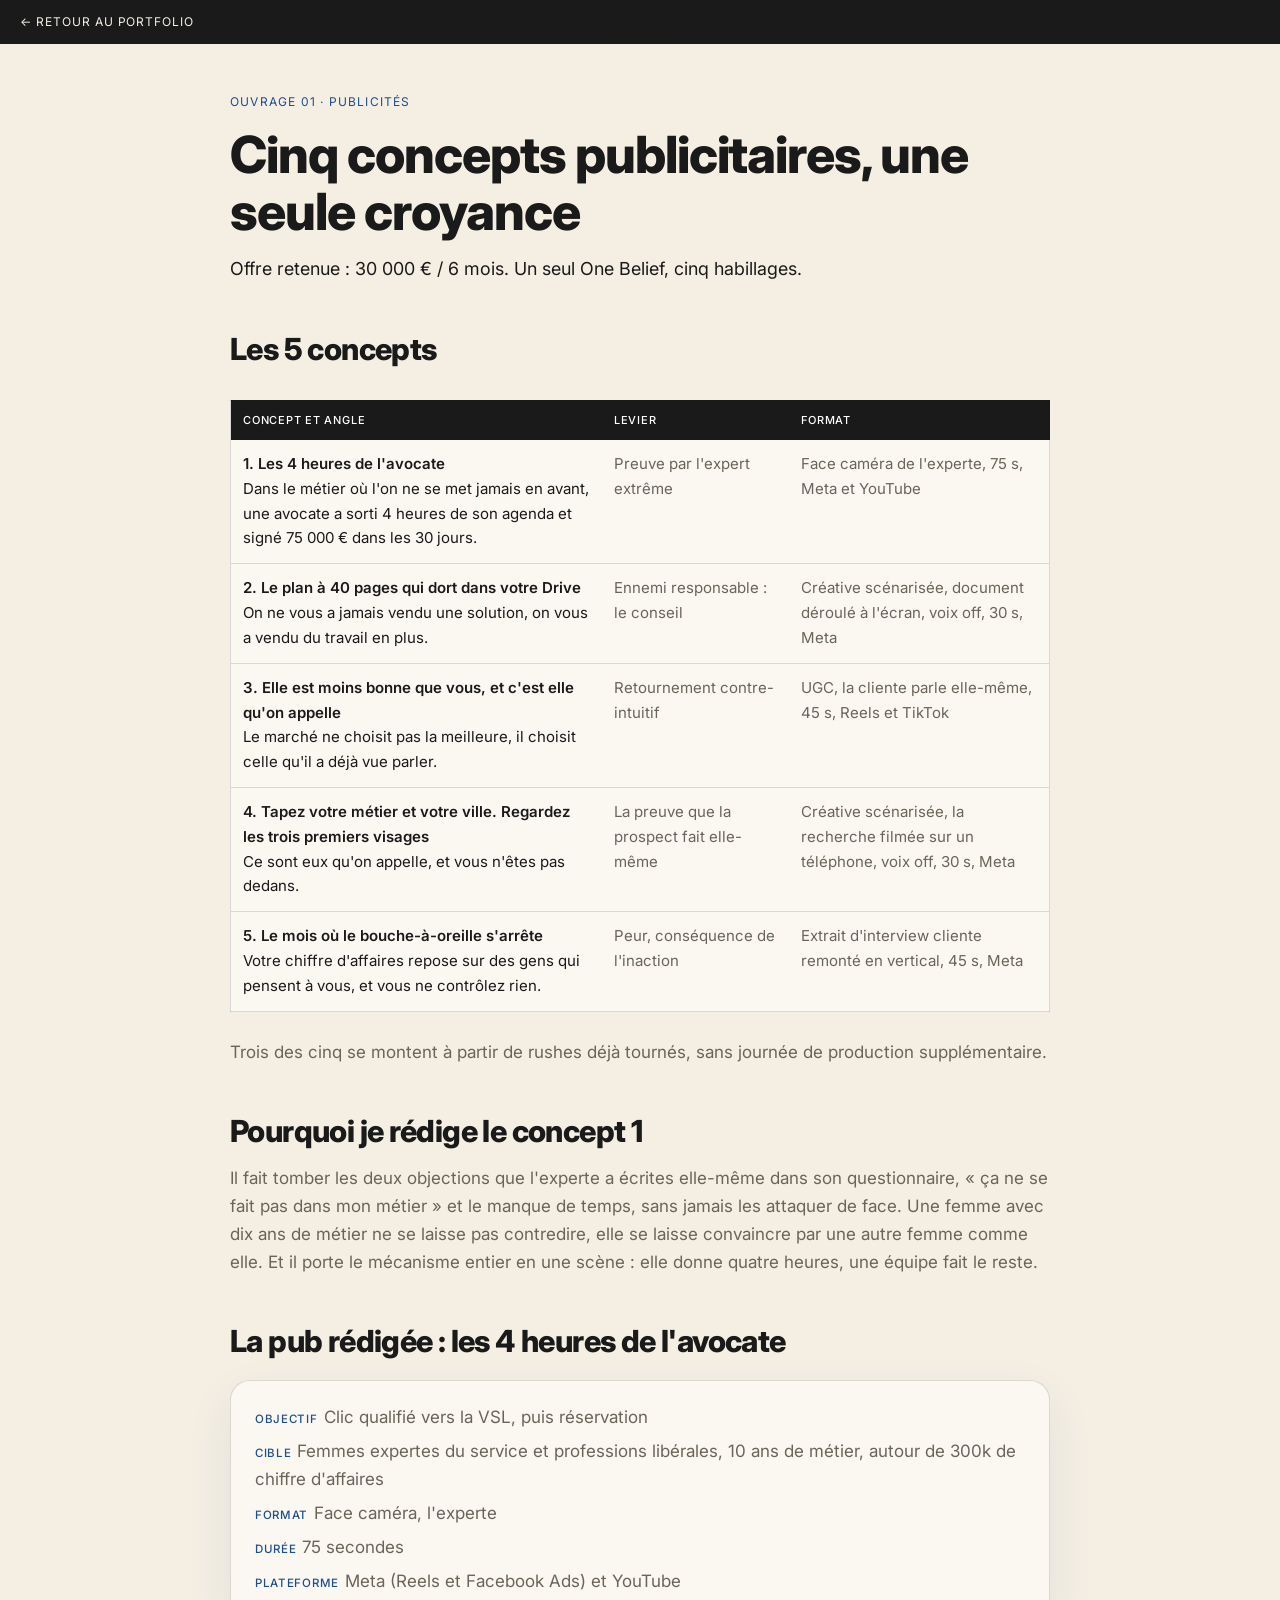
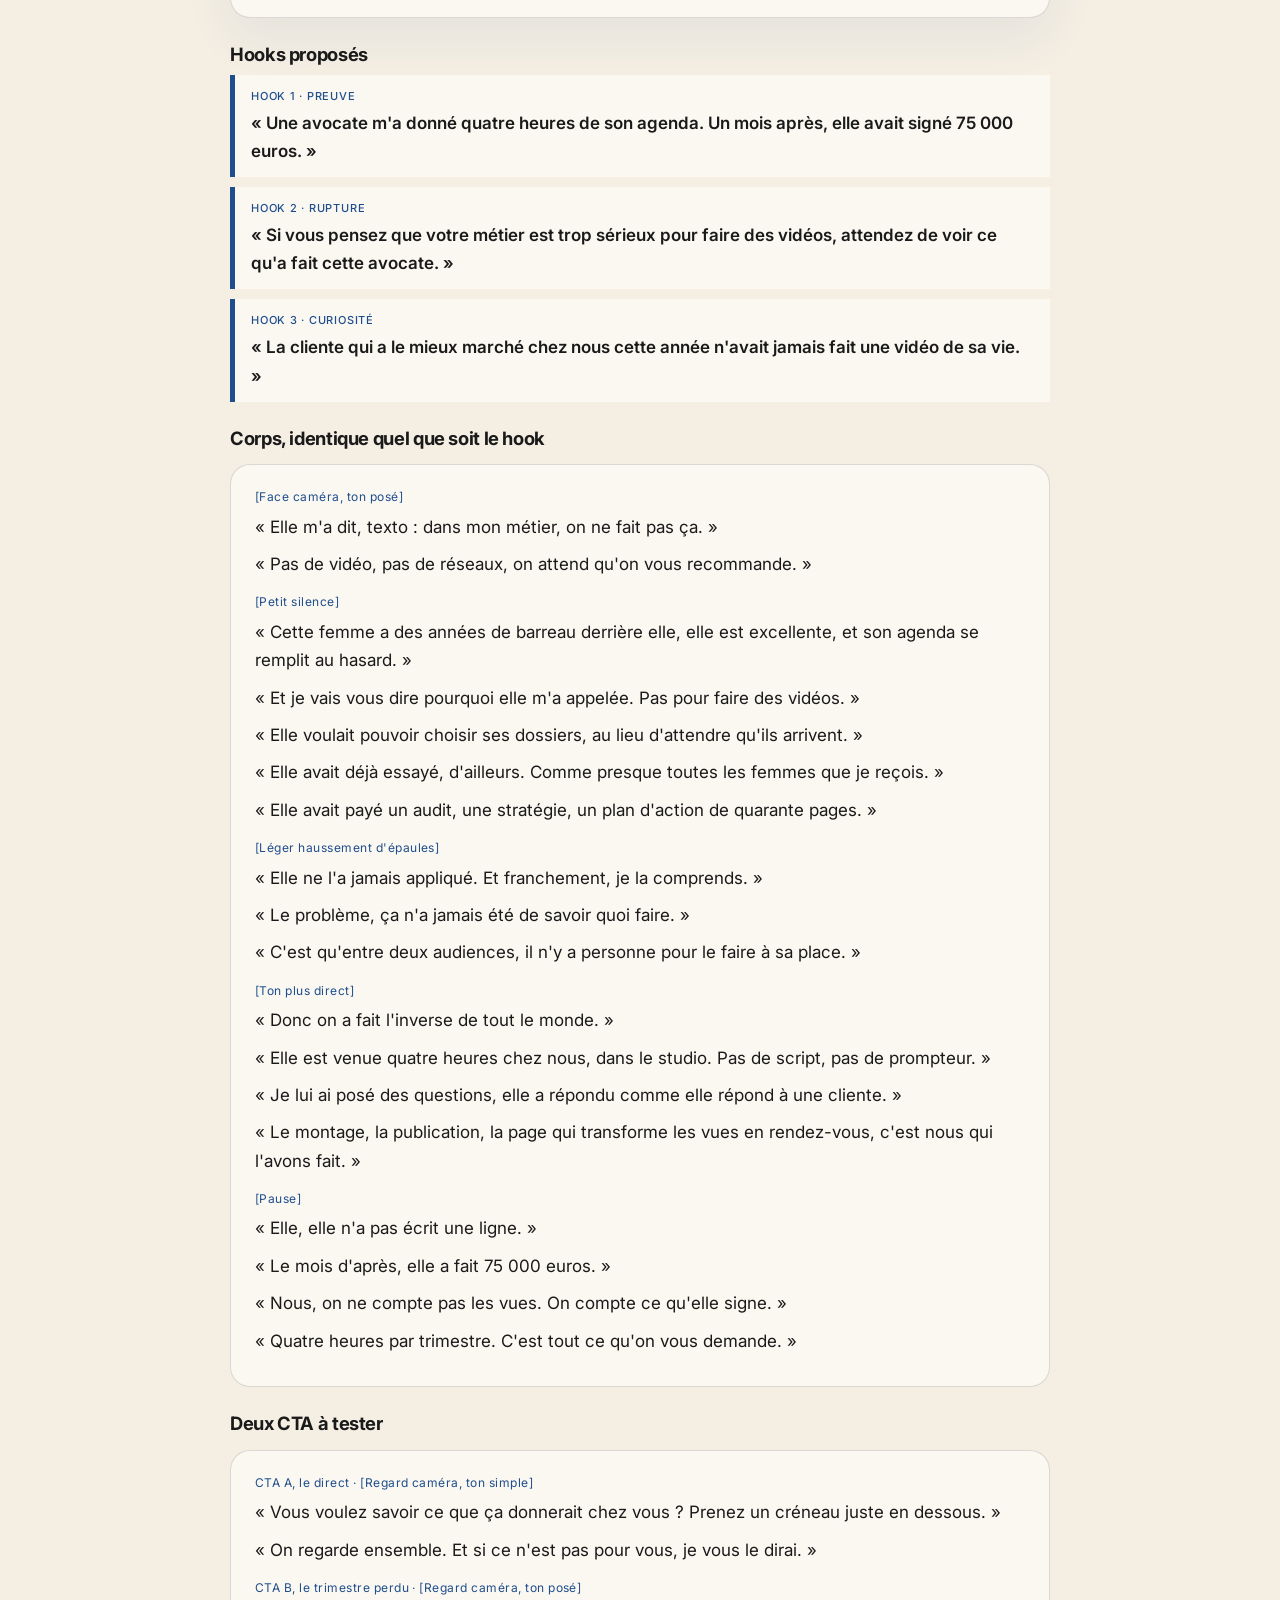
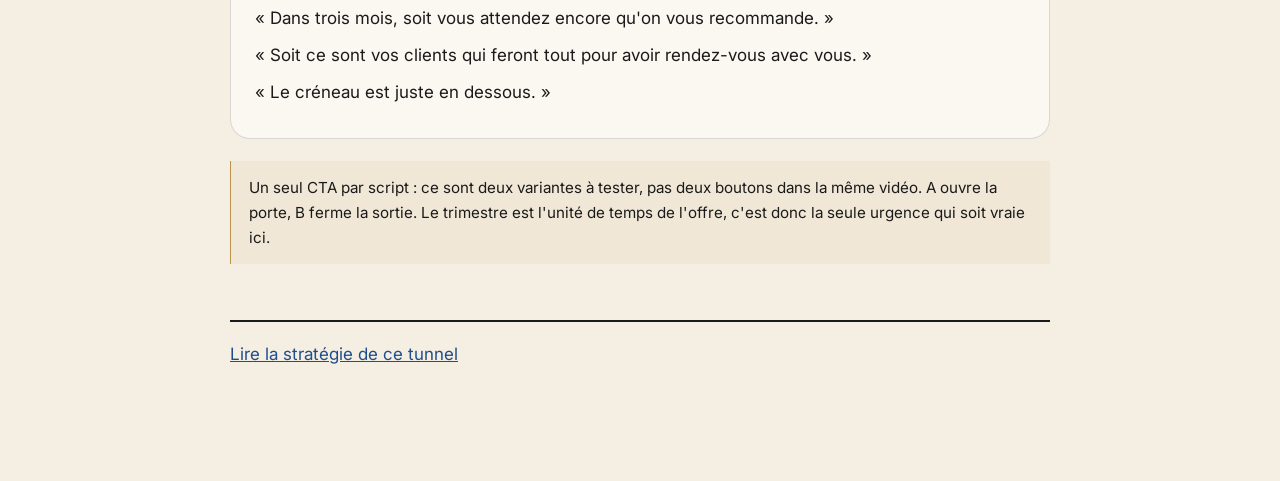
<file: pieces/concepts-publicitaires-acquisition.html>
<!doctype html>
<html lang="fr">
<head>
<meta charset="utf-8">
<meta name="viewport" content="width=device-width, initial-scale=1">
<title>Publicités · Les 4 heures de l'avocate · Mathilde</title>
<meta name="robots" content="noindex">
<link rel="preconnect" href="https://fonts.googleapis.com">
<link rel="preconnect" href="https://fonts.gstatic.com" crossorigin>
<link href="https://fonts.googleapis.com/css2?family=Inter:wght@400;500;600;700&family=Cormorant+Garamond:ital,wght@1,500&display=swap" rel="stylesheet">
<link rel="stylesheet" href="piece.css?v=2">
</head>
<body>
<a class="retour-portfolio" href="../index.html#ouvrages">← Retour au portfolio</a>
<main class="doc">
  <p class="surtitre">Ouvrage 01 · Publicités</p>
  <h1>Cinq concepts publicitaires, une seule croyance</h1>
  <p class="chapo">Offre retenue : 30 000 € / 6 mois. Un seul One Belief, cinq habillages.</p>

  <h2>Les 5 concepts</h2>
  <div class="defile-x">
    <table class="tableau">
      <thead><tr><th>Concept et angle</th><th>Levier</th><th>Format</th></tr></thead>
      <tbody>
        <tr><td>1. Les 4 heures de l'avocate<br><span style="font-weight:400">Dans le métier où l'on ne se met jamais en avant, une avocate a sorti 4 heures de son agenda et signé 75 000 € dans les 30 jours.</span></td><td>Preuve par l'expert extrême</td><td>Face caméra de l'experte, 75 s, Meta et YouTube</td></tr>
        <tr><td>2. Le plan à 40 pages qui dort dans votre Drive<br><span style="font-weight:400">On ne vous a jamais vendu une solution, on vous a vendu du travail en plus.</span></td><td>Ennemi responsable : le conseil</td><td>Créative scénarisée, document déroulé à l'écran, voix off, 30 s, Meta</td></tr>
        <tr><td>3. Elle est moins bonne que vous, et c'est elle qu'on appelle<br><span style="font-weight:400">Le marché ne choisit pas la meilleure, il choisit celle qu'il a déjà vue parler.</span></td><td>Retournement contre-intuitif</td><td>UGC, la cliente parle elle-même, 45 s, Reels et TikTok</td></tr>
        <tr><td>4. Tapez votre métier et votre ville. Regardez les trois premiers visages<br><span style="font-weight:400">Ce sont eux qu'on appelle, et vous n'êtes pas dedans.</span></td><td>La preuve que la prospect fait elle-même</td><td>Créative scénarisée, la recherche filmée sur un téléphone, voix off, 30 s, Meta</td></tr>
        <tr><td>5. Le mois où le bouche-à-oreille s'arrête<br><span style="font-weight:400">Votre chiffre d'affaires repose sur des gens qui pensent à vous, et vous ne contrôlez rien.</span></td><td>Peur, conséquence de l'inaction</td><td>Extrait d'interview cliente remonté en vertical, 45 s, Meta</td></tr>
      </tbody>
    </table>
  </div>
  <p>Trois des cinq se montent à partir de rushes déjà tournés, sans journée de production supplémentaire.</p>

  <h2>Pourquoi je rédige le concept 1</h2>
  <p>Il fait tomber les deux objections que l'experte a écrites elle-même dans son questionnaire, « ça ne se fait pas dans mon métier » et le manque de temps, sans jamais les attaquer de face. Une femme avec dix ans de métier ne se laisse pas contredire, elle se laisse convaincre par une autre femme comme elle. Et il porte le mécanisme entier en une scène : elle donne quatre heures, une équipe fait le reste.</p>

  <h2>La pub rédigée : les 4 heures de l'avocate</h2>
  <div class="carte">
    <ul class="infos">
      <li><b>Objectif</b>Clic qualifié vers la VSL, puis réservation</li>
      <li><b>Cible</b>Femmes expertes du service et professions libérales, 10 ans de métier, autour de 300k de chiffre d'affaires</li>
      <li><b>Format</b>Face caméra, l'experte</li>
      <li><b>Durée</b>75 secondes</li>
      <li><b>Plateforme</b>Meta (Reels et Facebook Ads) et YouTube</li>
    </ul>
  </div>

  <h3>Hooks proposés</h3>
  <ul class="hooks">
    <li><span>Hook 1 · Preuve</span>« Une avocate m'a donné quatre heures de son agenda. Un mois après, elle avait signé 75 000 euros. »</li>
    <li><span>Hook 2 · Rupture</span>« Si vous pensez que votre métier est trop sérieux pour faire des vidéos, attendez de voir ce qu'a fait cette avocate. »</li>
    <li><span>Hook 3 · Curiosité</span>« La cliente qui a le mieux marché chez nous cette année n'avait jamais fait une vidéo de sa vie. »</li>
  </ul>

  <h3>Corps, identique quel que soit le hook</h3>
  <div class="script">
    <p class="didas">[Face caméra, ton posé]</p>
    <p>« Elle m'a dit, texto : dans mon métier, on ne fait pas ça. »</p>
    <p>« Pas de vidéo, pas de réseaux, on attend qu'on vous recommande. »</p>
    <p class="didas">[Petit silence]</p>
    <p>« Cette femme a des années de barreau derrière elle, elle est excellente, et son agenda se remplit au hasard. »</p>
    <p>« Et je vais vous dire pourquoi elle m'a appelée. Pas pour faire des vidéos. »</p>
    <p>« Elle voulait pouvoir choisir ses dossiers, au lieu d'attendre qu'ils arrivent. »</p>
    <p>« Elle avait déjà essayé, d'ailleurs. Comme presque toutes les femmes que je reçois. »</p>
    <p>« Elle avait payé un audit, une stratégie, un plan d'action de quarante pages. »</p>
    <p class="didas">[Léger haussement d'épaules]</p>
    <p>« Elle ne l'a jamais appliqué. Et franchement, je la comprends. »</p>
    <p>« Le problème, ça n'a jamais été de savoir quoi faire. »</p>
    <p>« C'est qu'entre deux audiences, il n'y a personne pour le faire à sa place. »</p>
    <p class="didas">[Ton plus direct]</p>
    <p>« Donc on a fait l'inverse de tout le monde. »</p>
    <p>« Elle est venue quatre heures chez nous, dans le studio. Pas de script, pas de prompteur. »</p>
    <p>« Je lui ai posé des questions, elle a répondu comme elle répond à une cliente. »</p>
    <p>« Le montage, la publication, la page qui transforme les vues en rendez-vous, c'est nous qui l'avons fait. »</p>
    <p class="didas">[Pause]</p>
    <p>« Elle, elle n'a pas écrit une ligne. »</p>
    <p>« Le mois d'après, elle a fait 75 000 euros. »</p>
    <p>« Nous, on ne compte pas les vues. On compte ce qu'elle signe. »</p>
    <p>« Quatre heures par trimestre. C'est tout ce qu'on vous demande. »</p>
  </div>

  <h3>Deux CTA à tester</h3>
  <div class="script">
    <p class="didas">CTA A, le direct · [Regard caméra, ton simple]</p>
    <p>« Vous voulez savoir ce que ça donnerait chez vous ? Prenez un créneau juste en dessous. »</p>
    <p>« On regarde ensemble. Et si ce n'est pas pour vous, je vous le dirai. »</p>
    <p class="didas">CTA B, le trimestre perdu · [Regard caméra, ton posé]</p>
    <p>« Dans trois mois, soit vous attendez encore qu'on vous recommande. »</p>
    <p>« Soit ce sont vos clients qui feront tout pour avoir rendez-vous avec vous. »</p>
    <p>« Le créneau est juste en dessous. »</p>
  </div>
  <div class="note">Un seul CTA par script : ce sont deux variantes à tester, pas deux boutons dans la même vidéo. A ouvre la porte, B ferme la sortie. Le trimestre est l'unité de temps de l'offre, c'est donc la seule urgence qui soit vraie ici.</div>

  <p class="pied-piece"><a href="strategie-tunnel-acquisition.html">Lire la stratégie de ce tunnel</a></p>
</main>
</body>
</html>
</file>
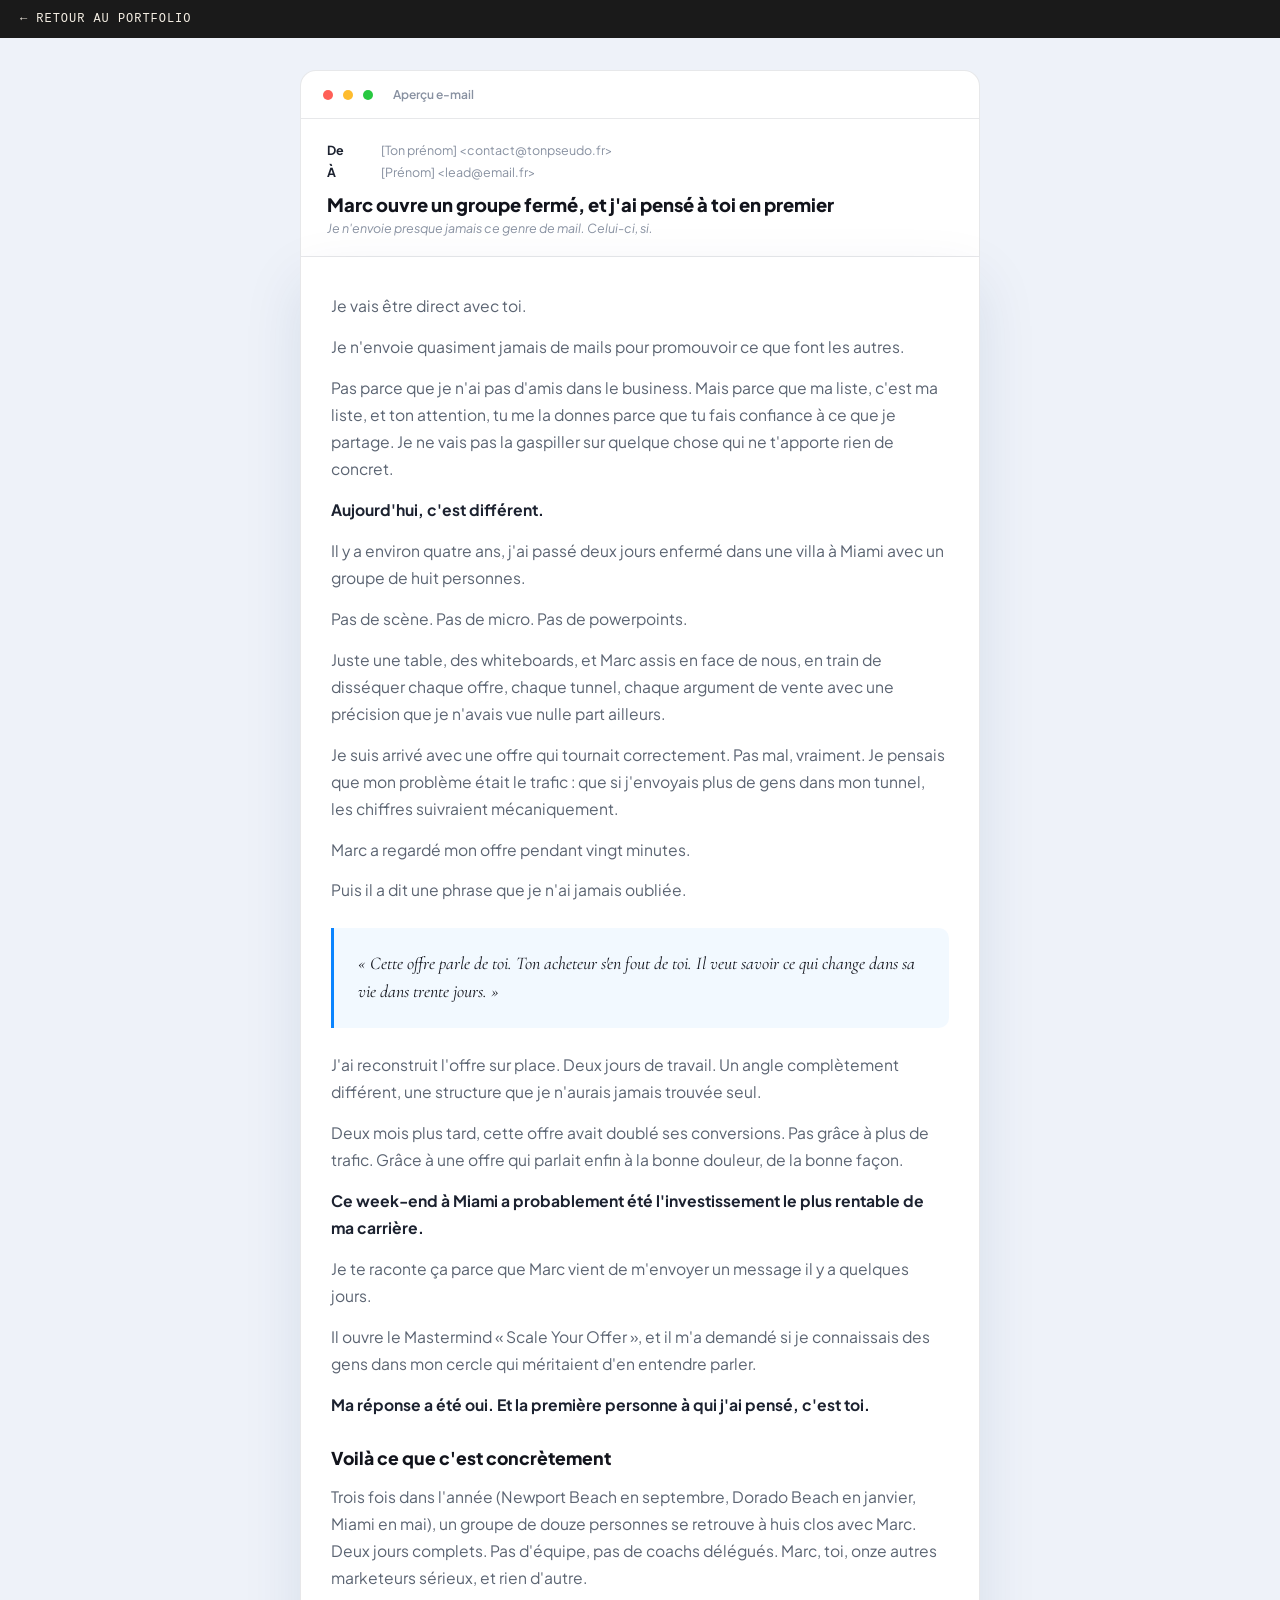
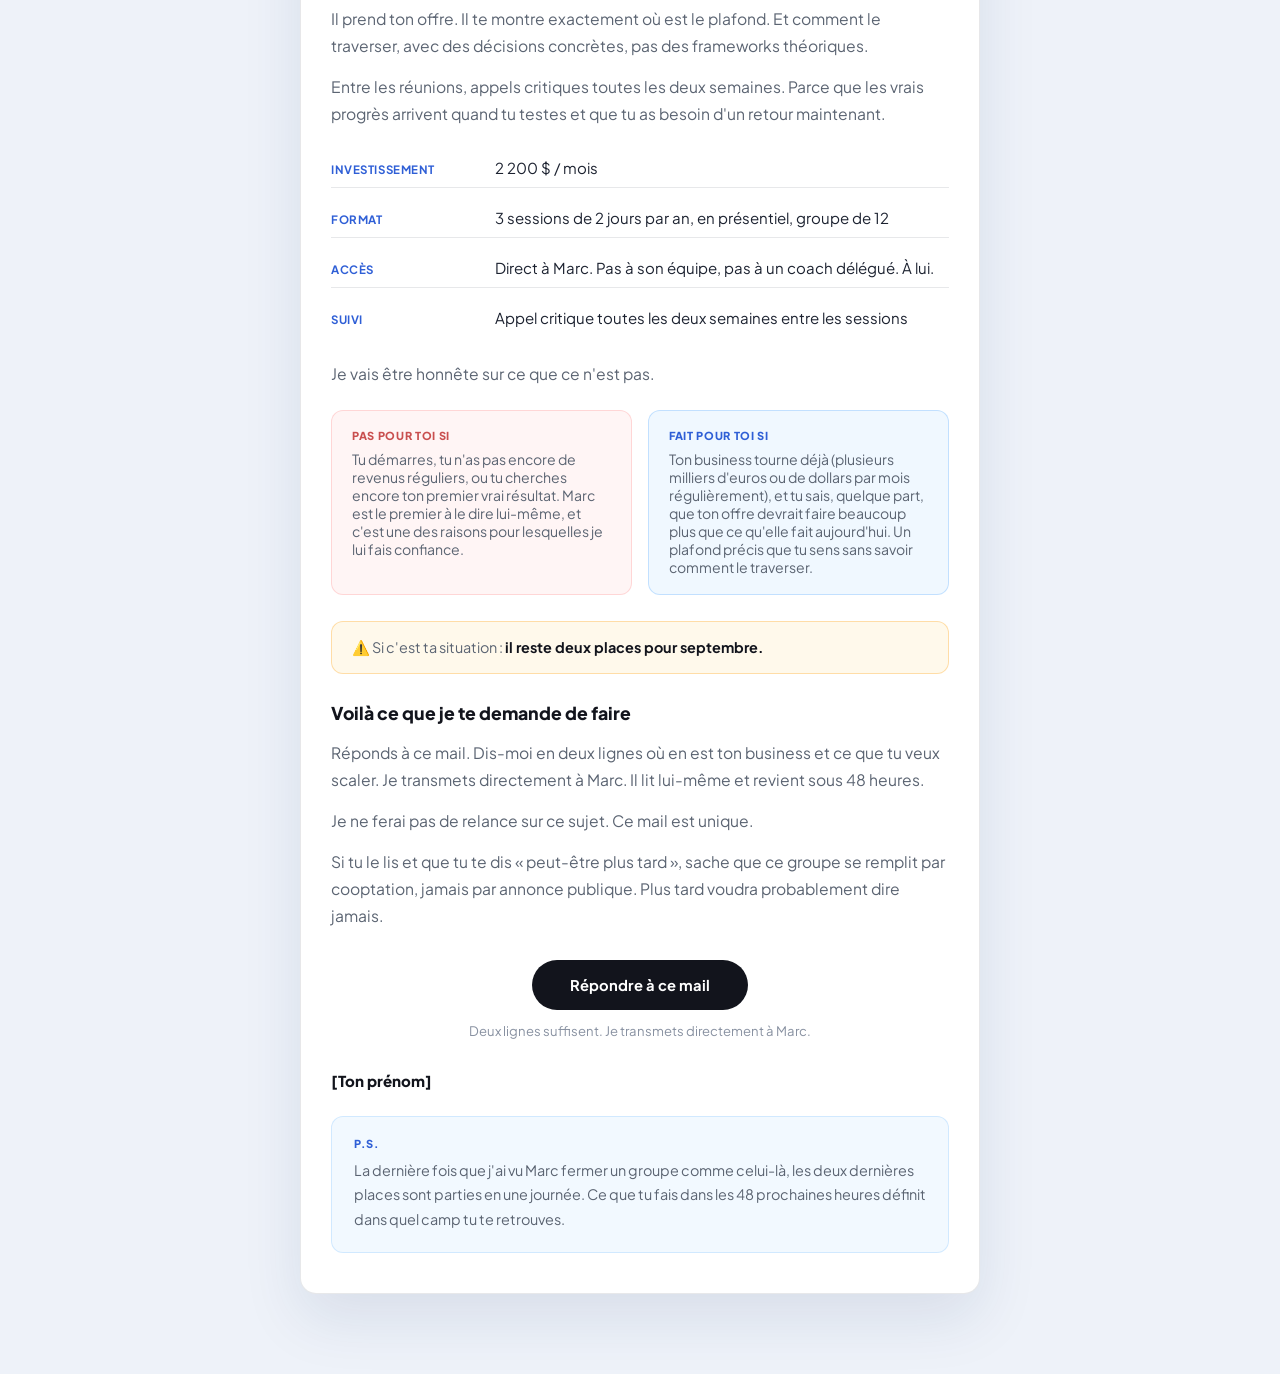
<file: pieces/email-cooptation.html>
<!DOCTYPE html>
<html lang="fr">
<head>
<meta charset="UTF-8">
<meta name="robots" content="noindex">
<meta name="viewport" content="width=device-width, initial-scale=1.0">
<title>Email de cooptation · Mathilde</title>
<link rel="preconnect" href="https://fonts.googleapis.com">
<link rel="preconnect" href="https://fonts.gstatic.com" crossorigin>
<link href="https://fonts.googleapis.com/css2?family=Plus+Jakarta+Sans:wght@400;500;600;700;800&family=Cormorant+Garamond:ital,wght@1,400;1,500;1,600&display=swap" rel="stylesheet">
<style>
  :root{
    --blue:#0a84ff; --blue-deep:#2f5fd6; --ink:#12141c; --text:#1c2230; --text-dim:#5b6472; --text-dimmer:#8891a1;
    --line:rgba(28,34,48,0.10); --bg:#eef2f9; --card:#ffffff;
    --sans:'Plus Jakarta Sans', sans-serif; --serif:'Cormorant Garamond', serif;
  }
  *{margin:0;padding:0;box-sizing:border-box;}
  body{ background:var(--bg); font-family:var(--sans); color:var(--text); padding:40px 16px 80px; }
  em{ font-family:var(--serif); font-style:italic; font-weight:500; color:var(--blue-deep); }

  .mailwrap{ max-width:680px; margin:0 auto; }

  .client-bar{
    background:var(--card); border:1px solid var(--line); border-radius:16px 16px 0 0;
    padding:16px 22px; display:flex; align-items:center; gap:10px;
  }
  .client-bar .dot{ width:10px; height:10px; border-radius:50%; }
  .client-bar .d1{ background:#ff5f57; } .client-bar .d2{ background:#febc2e; } .client-bar .d3{ background:#28c840; }
  .client-bar .app{ margin-left:10px; font-size:12px; font-weight:600; color:var(--text-dimmer); }

  .meta{
    background:var(--card); border-left:1px solid var(--line); border-right:1px solid var(--line);
    padding:20px 26px; border-bottom:1px solid var(--line);
  }
  .meta .row{ display:flex; gap:10px; font-size:12.5px; color:var(--text-dimmer); padding:3px 0; }
  .meta .row b{ color:var(--text); width:44px; flex-shrink:0; font-weight:700; }
  .meta .subject{ font-size:1.15rem; font-weight:800; color:var(--ink); margin:10px 0 4px; }
  .meta .preheader{ font-size:12.5px; color:var(--text-dimmer); font-style:italic; }

  .body-card{
    background:var(--card); border:1px solid var(--line); border-top:none; border-radius:0 0 16px 16px;
    padding:36px 30px 40px; box-shadow:0 24px 60px rgba(20,45,100,0.10);
  }
  .body-card p{ font-size:0.98rem; color:var(--text-dim); line-height:1.72; margin-bottom:14px; }
  .body-card p strong{ color:var(--text); font-weight:700; }
  .body-card h3{ font-size:1.1rem; color:var(--ink); font-weight:800; margin:28px 0 14px; line-height:1.35; }

  .short{ margin-bottom:4px; }

  .quote{
    margin:24px 0; padding:22px 24px; border-left:3px solid var(--blue); background:rgba(10,132,255,0.05);
    border-radius:0 10px 10px 0;
  }
  .quote p{ font-family:var(--serif); font-style:italic; font-size:1.12rem; color:var(--ink); margin:0; line-height:1.55; }

  .facts{ display:flex; flex-direction:column; gap:10px; margin:20px 0 24px; }
  .facts .row{ display:flex; gap:14px; align-items:baseline; padding:10px 0; border-bottom:1px solid var(--line); }
  .facts .row:last-child{ border-bottom:none; }
  .facts .k{ flex-shrink:0; width:150px; font-size:11.5px; font-weight:700; text-transform:uppercase; letter-spacing:0.05em; color:var(--blue-deep); }
  .facts .v{ font-size:0.94rem; color:var(--text); }

  .fit{ display:grid; grid-template-columns:1fr 1fr; gap:16px; margin:22px 0 26px; }
  .fit-card{ border-radius:12px; padding:18px 20px; font-size:0.88rem; color:var(--text-dim); }
  .fit-card.no{ background:rgba(255,90,90,0.06); border:1px solid rgba(255,90,90,0.2); }
  .fit-card.yes{ background:rgba(10,132,255,0.06); border:1px solid rgba(10,132,255,0.2); }
  .fit-card .tag{ display:block; font-size:11px; font-weight:800; text-transform:uppercase; letter-spacing:0.06em; margin-bottom:8px; }
  .fit-card.no .tag{ color:#c94f4f; }
  .fit-card.yes .tag{ color:var(--blue-deep); }
  @media (max-width:560px){ .fit{ grid-template-columns:1fr; } }

  .alert{
    background:rgba(255,190,60,0.10); border:1px solid rgba(255,170,40,0.35); border-radius:12px;
    padding:16px 20px; margin:24px 0; font-size:0.9rem; color:var(--text-dim);
  }
  .alert b{ color:var(--ink); }

  .cta-wrap{ text-align:center; margin:30px 0 8px; }
  .cta{
    display:inline-block; padding:16px 38px; border-radius:999px; background:var(--ink); color:#fff;
    font-weight:700; font-size:0.92rem; text-decoration:none; transition:transform .2s ease, box-shadow .2s ease;
  }
  .cta:hover{ transform:translateY(-2px); box-shadow:0 14px 30px rgba(10,20,40,0.24); }
  .cta-sub{ margin-top:12px; font-size:0.82rem; color:var(--text-dimmer); }

  .sign{ margin-top:32px; font-size:0.94rem; color:var(--text-dim); }
  .sign .name{ font-weight:800; color:var(--ink); }

  .ps-block{
    margin-top:26px; padding:20px 22px; background:rgba(10,132,255,0.05); border-radius:12px;
    border:1px solid rgba(10,132,255,0.14);
  }
  .ps-block .ps-label{ font-size:11px; font-weight:800; letter-spacing:0.08em; text-transform:uppercase; color:var(--blue-deep); margin-bottom:8px; }
  .ps-block p{ font-size:0.9rem; margin-bottom:0; }

  @media (max-width:600px){ .body-card{ padding:28px 18px 34px; } }

  /* Lien de retour vers le portfolio */
  .retour-portfolio{ position:sticky; top:0; z-index:50; display:block; padding:12px 20px; background:#1A1A1A; color:#F4EEE3;
    font-family:"IBM Plex Mono", ui-monospace, monospace; font-size:12px; letter-spacing:.08em; text-transform:uppercase; text-decoration:none; }
  .retour-portfolio:hover{ color:#fff; }
  body > .retour-portfolio{ margin:-40px -16px 32px; }
</style>
</head>
<body>
<a class="retour-portfolio" href="../index.html#ouvrages">← Retour au portfolio</a>

<div class="mailwrap">
  <div class="client-bar">
    <span class="dot d1"></span><span class="dot d2"></span><span class="dot d3"></span>
    <span class="app">Aperçu e-mail</span>
  </div>

  <div class="meta">
    <div class="row"><b>De</b><span>[Ton prénom] &lt;contact@tonpseudo.fr&gt;</span></div>
    <div class="row"><b>À</b><span>[Prénom] &lt;lead@email.fr&gt;</span></div>
    <div class="subject">Marc ouvre un groupe fermé, et j'ai pensé à toi en premier</div>
    <div class="preheader">Je n'envoie presque jamais ce genre de mail. Celui-ci, si.</div>
  </div>

  <div class="body-card">
    <p class="short">Je vais être direct avec toi.</p>
    <p class="short">Je n'envoie quasiment jamais de mails pour promouvoir ce que font les autres.</p>
    <p>Pas parce que je n'ai pas d'amis dans le business. Mais parce que ma liste, c'est ma liste, et ton attention, tu me la donnes parce que tu fais confiance à ce que je partage. Je ne vais pas la gaspiller sur quelque chose qui ne t'apporte rien de concret.</p>
    <p class="short"><strong>Aujourd'hui, c'est différent.</strong></p>

    <p>Il y a environ quatre ans, j'ai passé deux jours enfermé dans une villa à Miami avec un groupe de huit personnes.</p>
    <p class="short">Pas de scène. Pas de micro. Pas de powerpoints.</p>
    <p>Juste une table, des whiteboards, et Marc assis en face de nous, en train de disséquer chaque offre, chaque tunnel, chaque argument de vente avec une précision que je n'avais vue nulle part ailleurs.</p>
    <p>Je suis arrivé avec une offre qui tournait correctement. Pas mal, vraiment. Je pensais que mon problème était le trafic : que si j'envoyais plus de gens dans mon tunnel, les chiffres suivraient mécaniquement.</p>
    <p class="short">Marc a regardé mon offre pendant vingt minutes.</p>
    <p>Puis il a dit une phrase que je n'ai jamais oubliée.</p>

    <div class="quote"><p>« Cette offre parle de toi. Ton acheteur s'en fout de toi. Il veut savoir ce qui change dans sa vie dans trente jours. »</p></div>

    <p>J'ai reconstruit l'offre sur place. Deux jours de travail. Un angle complètement différent, une structure que je n'aurais jamais trouvée seul.</p>
    <p>Deux mois plus tard, cette offre avait doublé ses conversions. Pas grâce à plus de trafic. Grâce à une offre qui parlait enfin à la bonne douleur, de la bonne façon.</p>
    <p><strong>Ce week-end à Miami a probablement été l'investissement le plus rentable de ma carrière.</strong></p>

    <p>Je te raconte ça parce que Marc vient de m'envoyer un message il y a quelques jours.</p>
    <p>Il ouvre le Mastermind « Scale Your Offer », et il m'a demandé si je connaissais des gens dans mon cercle qui méritaient d'en entendre parler.</p>
    <p><strong>Ma réponse a été oui. Et la première personne à qui j'ai pensé, c'est toi.</strong></p>

    <h3>Voilà ce que c'est concrètement</h3>
    <p>Trois fois dans l'année (Newport Beach en septembre, Dorado Beach en janvier, Miami en mai), un groupe de douze personnes se retrouve à huis clos avec Marc. Deux jours complets. Pas d'équipe, pas de coachs délégués. Marc, toi, onze autres marketeurs sérieux, et rien d'autre.</p>
    <p>Il prend ton offre. Il te montre exactement où est le plafond. Et comment le traverser, avec des décisions concrètes, pas des frameworks théoriques.</p>
    <p>Entre les réunions, appels critiques toutes les deux semaines. Parce que les vrais progrès arrivent quand tu testes et que tu as besoin d'un retour maintenant.</p>

    <div class="facts">
      <div class="row"><span class="k">Investissement</span><span class="v">2 200 $ / mois</span></div>
      <div class="row"><span class="k">Format</span><span class="v">3 sessions de 2 jours par an, en présentiel, groupe de 12</span></div>
      <div class="row"><span class="k">Accès</span><span class="v">Direct à Marc. Pas à son équipe, pas à un coach délégué. À lui.</span></div>
      <div class="row"><span class="k">Suivi</span><span class="v">Appel critique toutes les deux semaines entre les sessions</span></div>
    </div>

    <p>Je vais être honnête sur ce que ce n'est pas.</p>

    <div class="fit">
      <div class="fit-card no">
        <span class="tag">Pas pour toi si</span>
        Tu démarres, tu n'as pas encore de revenus réguliers, ou tu cherches encore ton premier vrai résultat. Marc est le premier à le dire lui-même, et c'est une des raisons pour lesquelles je lui fais confiance.
      </div>
      <div class="fit-card yes">
        <span class="tag">Fait pour toi si</span>
        Ton business tourne déjà (plusieurs milliers d'euros ou de dollars par mois régulièrement), et tu sais, quelque part, que ton offre devrait faire beaucoup plus que ce qu'elle fait aujourd'hui. Un plafond précis que tu sens sans savoir comment le traverser.
      </div>
    </div>

    <div class="alert">⚠️ Si c'est ta situation : <b>il reste deux places pour septembre.</b></div>

    <h3>Voilà ce que je te demande de faire</h3>
    <p>Réponds à ce mail. Dis-moi en deux lignes où en est ton business et ce que tu veux scaler. Je transmets directement à Marc. Il lit lui-même et revient sous 48 heures.</p>
    <p>Je ne ferai pas de relance sur ce sujet. Ce mail est unique.</p>
    <p>Si tu le lis et que tu te dis « peut-être plus tard », sache que ce groupe se remplit par cooptation, jamais par annonce publique. Plus tard voudra probablement dire jamais.</p>

    <div class="cta-wrap">
      <a href="#" class="cta">Répondre à ce mail</a>
      <div class="cta-sub">Deux lignes suffisent. Je transmets directement à Marc.</div>
    </div>

    <div class="sign">
      <span class="name">[Ton prénom]</span>
    </div>

    <div class="ps-block">
      <div class="ps-label">P.S.</div>
      <p>La dernière fois que j'ai vu Marc fermer un groupe comme celui-là, les deux dernières places sont parties en une journée. Ce que tu fais dans les 48 prochaines heures définit dans quel camp tu te retrouves.</p>
    </div>
  </div>
</div>

</body>
</html>
</file>
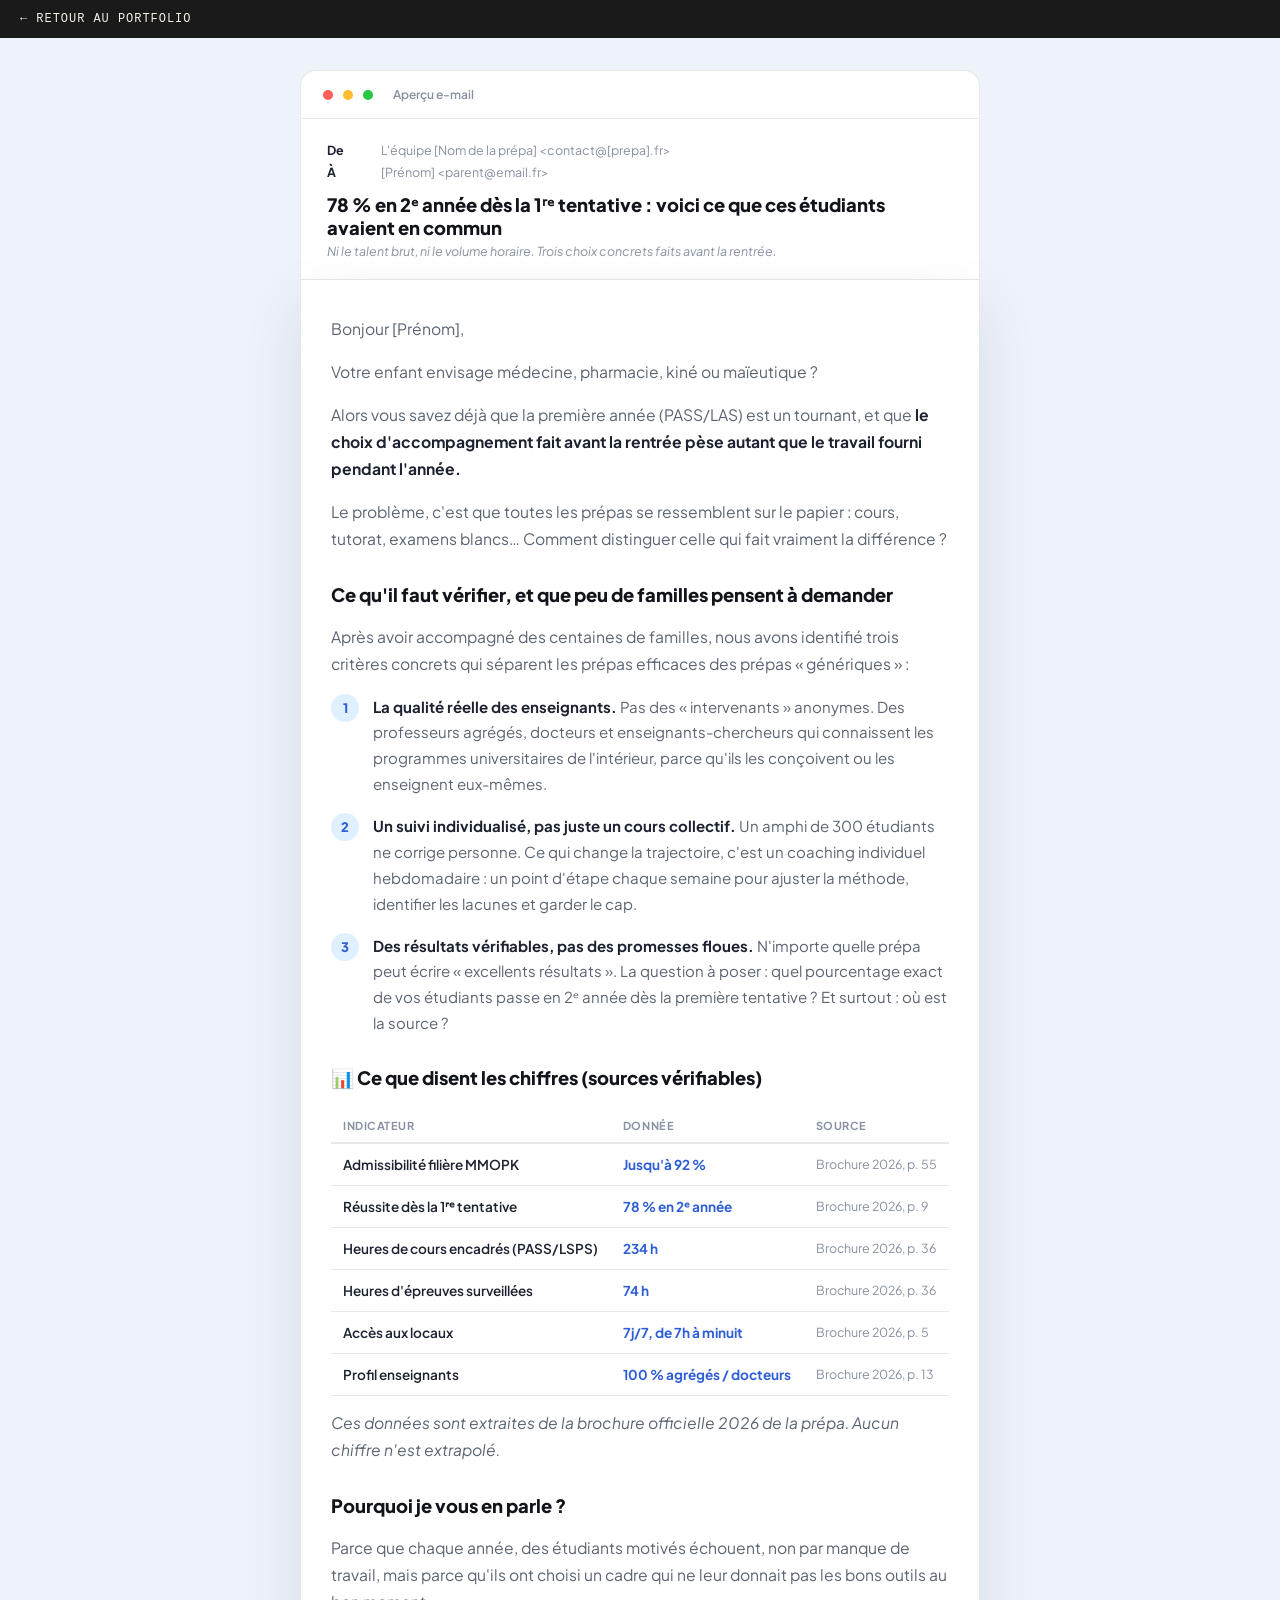
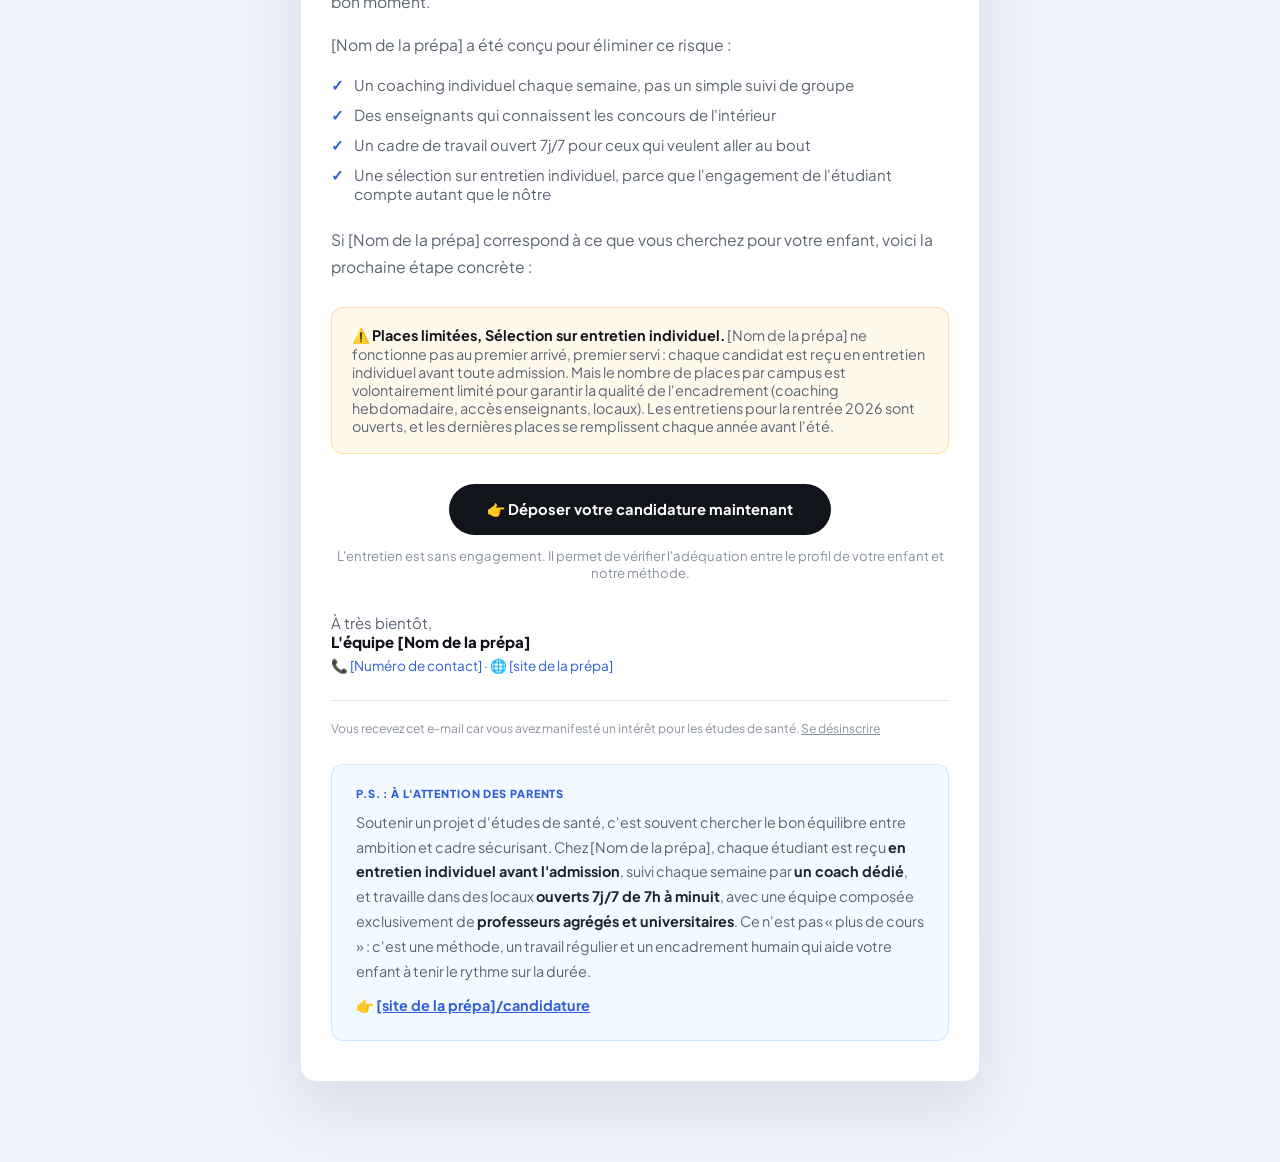
<file: pieces/email-prepa-sante.html>
<!DOCTYPE html>
<html lang="fr">
<head>
<meta charset="UTF-8">
<meta name="robots" content="noindex">
<meta name="viewport" content="width=device-width, initial-scale=1.0">
<title>Email d'acquisition · Prépa santé · Mathilde</title>
<link rel="preconnect" href="https://fonts.googleapis.com">
<link rel="preconnect" href="https://fonts.gstatic.com" crossorigin>
<link href="https://fonts.googleapis.com/css2?family=Plus+Jakarta+Sans:wght@400;500;600;700;800&family=Cormorant+Garamond:ital,wght@1,400;1,500;1,600&display=swap" rel="stylesheet">
<style>
  :root{
    --blue:#0a84ff; --blue-deep:#2f5fd6; --ink:#12141c; --text:#1c2230; --text-dim:#5b6472; --text-dimmer:#8891a1;
    --line:rgba(28,34,48,0.10); --bg:#eef2f9; --card:#ffffff;
    --sans:'Plus Jakarta Sans', sans-serif; --serif:'Cormorant Garamond', serif;
  }
  *{margin:0;padding:0;box-sizing:border-box;}
  body{ background:var(--bg); font-family:var(--sans); color:var(--text); padding:40px 16px 80px; }
  em{ font-family:var(--serif); font-style:italic; font-weight:500; color:var(--blue-deep); }

  .mailwrap{ max-width:680px; margin:0 auto; }

  .client-bar{
    background:var(--card); border:1px solid var(--line); border-radius:16px 16px 0 0;
    padding:16px 22px; display:flex; align-items:center; gap:10px;
  }
  .client-bar .dot{ width:10px; height:10px; border-radius:50%; }
  .client-bar .d1{ background:#ff5f57; } .client-bar .d2{ background:#febc2e; } .client-bar .d3{ background:#28c840; }
  .client-bar .app{ margin-left:10px; font-size:12px; font-weight:600; color:var(--text-dimmer); }

  .meta{
    background:var(--card); border-left:1px solid var(--line); border-right:1px solid var(--line);
    padding:20px 26px; border-bottom:1px solid var(--line);
  }
  .meta .row{ display:flex; gap:10px; font-size:12.5px; color:var(--text-dimmer); padding:3px 0; }
  .meta .row b{ color:var(--text); width:44px; flex-shrink:0; font-weight:700; }
  .meta .subject{ font-size:1.15rem; font-weight:800; color:var(--ink); margin:10px 0 4px; }
  .meta .preheader{ font-size:12.5px; color:var(--text-dimmer); font-style:italic; }

  .body-card{
    background:var(--card); border:1px solid var(--line); border-top:none; border-radius:0 0 16px 16px;
    padding:36px 30px 40px; box-shadow:0 24px 60px rgba(20,45,100,0.10);
  }
  .body-card p{ font-size:0.98rem; color:var(--text-dim); line-height:1.72; margin-bottom:16px; }
  .body-card p strong{ color:var(--text); font-weight:700; }
  .body-card h3{ font-size:1.15rem; color:var(--ink); font-weight:800; margin:30px 0 16px; line-height:1.35; }

  .criteria{ display:flex; flex-direction:column; gap:16px; margin:6px 0 24px; }
  .criteria .item{ display:flex; gap:14px; }
  .criteria .n{
    flex-shrink:0; width:28px; height:28px; border-radius:50%; background:rgba(10,132,255,0.12);
    color:var(--blue-deep); font-weight:800; font-size:13px; display:flex; align-items:center; justify-content:center;
  }
  .criteria p{ margin:0; font-size:0.94rem; }

  table{ width:100%; border-collapse:collapse; margin:18px 0 22px; font-size:0.85rem; }
  thead th{
    text-align:left; font-size:11px; text-transform:uppercase; letter-spacing:0.05em; color:var(--text-dimmer);
    padding:10px 12px; border-bottom:2px solid var(--line); font-weight:700;
  }
  tbody td{ padding:12px; border-bottom:1px solid var(--line); color:var(--text-dim); vertical-align:top; }
  tbody td:first-child{ color:var(--text); font-weight:600; }
  tbody td:nth-child(2){ color:var(--blue-deep); font-weight:700; white-space:nowrap; }
  tbody td:last-child{ font-size:0.78rem; color:var(--text-dimmer); }
  .table-note{ font-size:0.78rem; color:var(--text-dimmer); font-style:italic; margin-top:-8px; margin-bottom:22px; }

  .bullets{ list-style:none; display:flex; flex-direction:column; gap:10px; margin:6px 0 24px; }
  .bullets li{ display:flex; gap:10px; font-size:0.94rem; color:var(--text-dim); align-items:flex-start; }
  .bullets li::before{ content:"✓"; color:var(--blue-deep); font-weight:800; flex-shrink:0; }

  .alert{
    background:rgba(255,190,60,0.10); border:1px solid rgba(255,170,40,0.35); border-radius:12px;
    padding:18px 20px; margin:26px 0; font-size:0.9rem; color:var(--text-dim);
  }
  .alert b{ color:var(--ink); }

  .cta-wrap{ text-align:center; margin:30px 0 8px; }
  .cta{
    display:inline-block; padding:16px 38px; border-radius:999px; background:var(--ink); color:#fff;
    font-weight:700; font-size:0.92rem; text-decoration:none; transition:transform .2s ease, box-shadow .2s ease;
  }
  .cta:hover{ transform:translateY(-2px); box-shadow:0 14px 30px rgba(10,20,40,0.24); }
  .cta-sub{ margin-top:12px; font-size:0.82rem; color:var(--text-dimmer); }

  .sign{ margin-top:32px; font-size:0.94rem; color:var(--text-dim); }
  .sign .team{ font-weight:800; color:var(--ink); }
  .sign .contacts{ margin-top:6px; font-size:0.85rem; color:var(--blue-deep); }

  .footer-note{
    margin-top:26px; padding-top:18px; border-top:1px solid var(--line);
    font-size:0.76rem; color:var(--text-dimmer); line-height:1.6;
  }
  .footer-note a{ color:var(--text-dimmer); text-decoration:underline; }

  .ps-block{
    margin-top:26px; padding:22px 24px; background:rgba(10,132,255,0.05); border-radius:12px;
    border:1px solid rgba(10,132,255,0.14);
  }
  .ps-block .ps-label{ font-size:11px; font-weight:800; letter-spacing:0.08em; text-transform:uppercase; color:var(--blue-deep); margin-bottom:10px; }
  .ps-block p{ font-size:0.9rem; margin-bottom:0; }
  .ps-block a{ color:var(--blue-deep); font-weight:700; }

  @media (max-width:600px){
    table{ font-size:0.78rem; }
    .body-card{ padding:28px 18px 34px; }
  }

  /* Lien de retour vers le portfolio */
  .retour-portfolio{ position:sticky; top:0; z-index:50; display:block; padding:12px 20px; background:#1A1A1A; color:#F4EEE3;
    font-family:"IBM Plex Mono", ui-monospace, monospace; font-size:12px; letter-spacing:.08em; text-transform:uppercase; text-decoration:none; }
  .retour-portfolio:hover{ color:#fff; }
  body > .retour-portfolio{ margin:-40px -16px 32px; }
</style>
</head>
<body>
<a class="retour-portfolio" href="../index.html#ouvrages">← Retour au portfolio</a>

<div class="mailwrap">
  <div class="client-bar">
    <span class="dot d1"></span><span class="dot d2"></span><span class="dot d3"></span>
    <span class="app">Aperçu e-mail</span>
  </div>

  <div class="meta">
    <div class="row"><b>De</b><span>L'équipe [Nom de la prépa] &lt;contact@[prepa].fr&gt;</span></div>
    <div class="row"><b>À</b><span>[Prénom] &lt;parent@email.fr&gt;</span></div>
    <div class="subject">78 % en 2ᵉ année dès la 1ʳᵉ tentative : voici ce que ces étudiants avaient en commun</div>
    <div class="preheader">Ni le talent brut, ni le volume horaire. Trois choix concrets faits avant la rentrée.</div>
  </div>

  <div class="body-card">
    <p>Bonjour [Prénom],</p>
    <p>Votre enfant envisage médecine, pharmacie, kiné ou maïeutique ?</p>
    <p>Alors vous savez déjà que la première année (PASS/LAS) est un tournant, et que <strong>le choix d'accompagnement fait avant la rentrée pèse autant que le travail fourni pendant l'année.</strong></p>
    <p>Le problème, c'est que toutes les prépas se ressemblent sur le papier : cours, tutorat, examens blancs… Comment distinguer celle qui fait vraiment la différence ?</p>

    <h3>Ce qu'il faut vérifier, et que peu de familles pensent à demander</h3>
    <p>Après avoir accompagné des centaines de familles, nous avons identifié trois critères concrets qui séparent les prépas efficaces des prépas « génériques » :</p>

    <div class="criteria">
      <div class="item"><div class="n">1</div><p><strong>La qualité réelle des enseignants.</strong> Pas des « intervenants » anonymes. Des professeurs agrégés, docteurs et enseignants-chercheurs qui connaissent les programmes universitaires de l'intérieur, parce qu'ils les conçoivent ou les enseignent eux-mêmes.</p></div>
      <div class="item"><div class="n">2</div><p><strong>Un suivi individualisé, pas juste un cours collectif.</strong> Un amphi de 300 étudiants ne corrige personne. Ce qui change la trajectoire, c'est un coaching individuel hebdomadaire : un point d'étape chaque semaine pour ajuster la méthode, identifier les lacunes et garder le cap.</p></div>
      <div class="item"><div class="n">3</div><p><strong>Des résultats vérifiables, pas des promesses floues.</strong> N'importe quelle prépa peut écrire « excellents résultats ». La question à poser : quel pourcentage exact de vos étudiants passe en 2ᵉ année dès la première tentative ? Et surtout : où est la source ?</p></div>
    </div>

    <h3>📊 Ce que disent les chiffres (sources vérifiables)</h3>
    <table>
      <thead><tr><th>Indicateur</th><th>Donnée</th><th>Source</th></tr></thead>
      <tbody>
        <tr><td>Admissibilité filière MMOPK</td><td>Jusqu'à 92 %</td><td>Brochure 2026, p. 55</td></tr>
        <tr><td>Réussite dès la 1ʳᵉ tentative</td><td>78 % en 2ᵉ année</td><td>Brochure 2026, p. 9</td></tr>
        <tr><td>Heures de cours encadrés (PASS/LSPS)</td><td>234 h</td><td>Brochure 2026, p. 36</td></tr>
        <tr><td>Heures d'épreuves surveillées</td><td>74 h</td><td>Brochure 2026, p. 36</td></tr>
        <tr><td>Accès aux locaux</td><td>7j/7, de 7h à minuit</td><td>Brochure 2026, p. 5</td></tr>
        <tr><td>Profil enseignants</td><td>100 % agrégés / docteurs</td><td>Brochure 2026, p. 13</td></tr>
      </tbody>
    </table>
    <p class="table-note">Ces données sont extraites de la brochure officielle 2026 de la prépa. Aucun chiffre n'est extrapolé.</p>

    <h3>Pourquoi je vous en parle ?</h3>
    <p>Parce que chaque année, des étudiants motivés échouent, non par manque de travail, mais parce qu'ils ont choisi un cadre qui ne leur donnait pas les bons outils au bon moment.</p>
    <p>[Nom de la prépa] a été conçu pour éliminer ce risque :</p>
    <ul class="bullets">
      <li>Un coaching individuel chaque semaine, pas un simple suivi de groupe</li>
      <li>Des enseignants qui connaissent les concours de l'intérieur</li>
      <li>Un cadre de travail ouvert 7j/7 pour ceux qui veulent aller au bout</li>
      <li>Une sélection sur entretien individuel, parce que l'engagement de l'étudiant compte autant que le nôtre</li>
    </ul>

    <p>Si [Nom de la prépa] correspond à ce que vous cherchez pour votre enfant, voici la prochaine étape concrète :</p>

    <div class="alert">
      ⚠️ <b>Places limitées, Sélection sur entretien individuel.</b> [Nom de la prépa] ne fonctionne pas au premier arrivé, premier servi : chaque candidat est reçu en entretien individuel avant toute admission. Mais le nombre de places par campus est volontairement limité pour garantir la qualité de l'encadrement (coaching hebdomadaire, accès enseignants, locaux). Les entretiens pour la rentrée 2026 sont ouverts, et les dernières places se remplissent chaque année avant l'été.
    </div>

    <div class="cta-wrap">
      <a href="#" onclick="return false" class="cta">👉 Déposer votre candidature maintenant</a>
      <div class="cta-sub">L'entretien est sans engagement. Il permet de vérifier l'adéquation entre le profil de votre enfant et notre méthode.</div>
    </div>

    <div class="sign">
      À très bientôt,<br>
      <span class="team">L'équipe [Nom de la prépa]</span>
      <div class="contacts">📞 [Numéro de contact] · 🌐 [site de la prépa]</div>
    </div>

    <div class="footer-note">
      Vous recevez cet e-mail car vous avez manifesté un intérêt pour les études de santé. <a href="#">Se désinscrire</a>
    </div>

    <div class="ps-block">
      <div class="ps-label">P.S. : à l'attention des parents</div>
      <p>Soutenir un projet d'études de santé, c'est souvent chercher le bon équilibre entre ambition et cadre sécurisant. Chez [Nom de la prépa], chaque étudiant est reçu <strong>en entretien individuel avant l'admission</strong>, suivi chaque semaine par <strong>un coach dédié</strong>, et travaille dans des locaux <strong>ouverts 7j/7 de 7h à minuit</strong>, avec une équipe composée exclusivement de <strong>professeurs agrégés et universitaires</strong>. Ce n'est pas « plus de cours » : c'est une méthode, un travail régulier et un encadrement humain qui aide votre enfant à tenir le rythme sur la durée.</p>
      <p style="margin-top:10px;">👉 <a href="#" onclick="return false">[site de la prépa]/candidature</a></p>
    </div>
  </div>
</div>

</body>
</html>
</file>
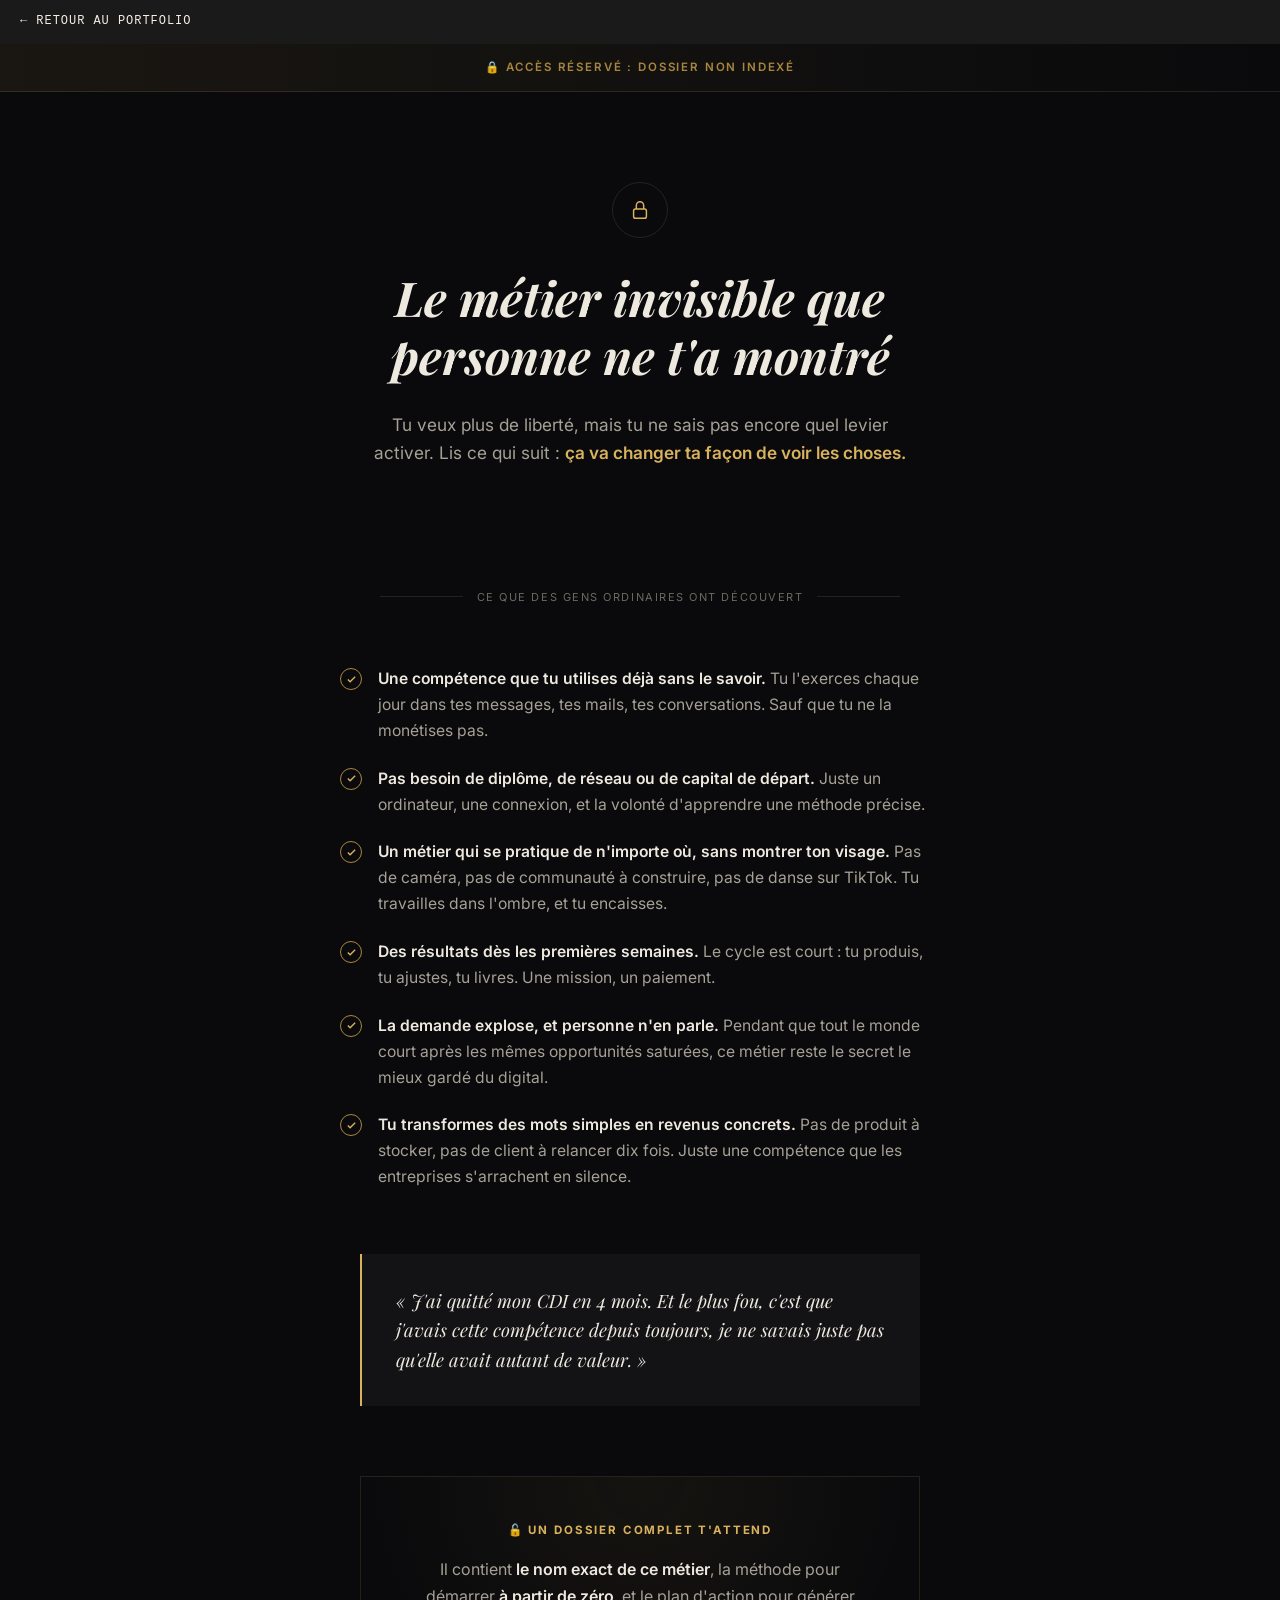
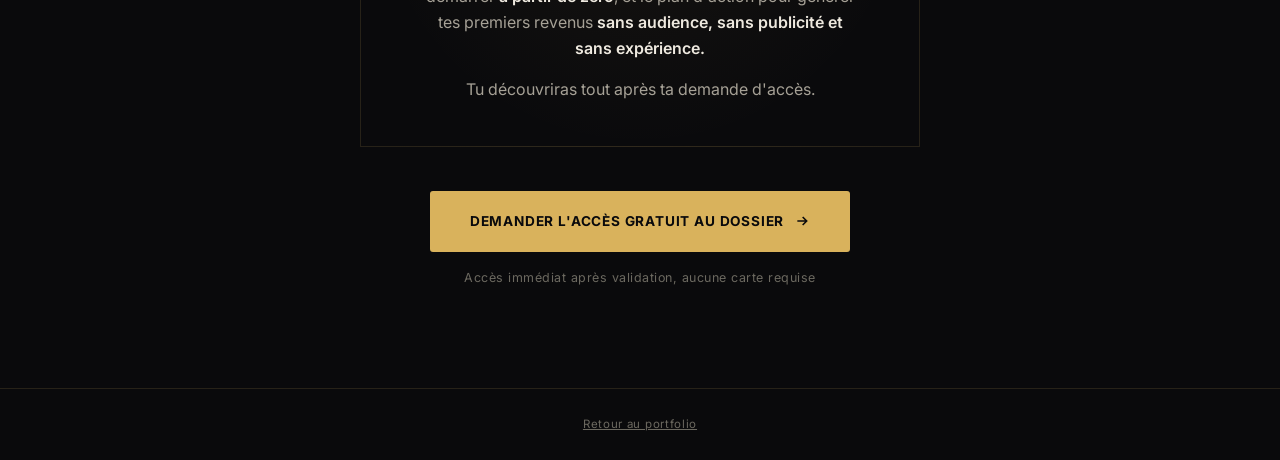
<file: pieces/landing-opt-in.html>
<!DOCTYPE html>
<html lang="fr">
<head>
<meta charset="UTF-8">
<meta name="robots" content="noindex">
<meta name="viewport" content="width=device-width, initial-scale=1.0">
<title>Le Métier Invisible Que Personne Ne T'a Montré</title>
<link rel="preconnect" href="https://fonts.googleapis.com">
<link rel="preconnect" href="https://fonts.gstatic.com" crossorigin>
<link href="https://fonts.googleapis.com/css2?family=Playfair+Display:ital,wght@0,600;0,700;1,500&family=Inter:wght@300;400;500;600;700&display=swap" rel="stylesheet">
<style>
  :root{
    --bg:#0a0a0c; --panel:#131316; --line:rgba(212,175,97,0.14);
    --gold:#d9b25c; --gold-soft:#a9863f; --text:#eee9df; --text-dim:#a6a196; --text-dimmer:#6c6960;
    --serif:'Playfair Display', serif; --sans:'Inter', sans-serif;
  }
  *{margin:0;padding:0;box-sizing:border-box;}
  body{ background:var(--bg); color:var(--text); font-family:var(--sans); line-height:1.65; }
  .wrap{ max-width:720px; margin:0 auto; padding:0 24px; }

  .badge-bar{
    background:linear-gradient(90deg, rgba(217,178,92,0.08), transparent);
    border-bottom:1px solid var(--line); padding:14px 0; text-align:center;
    font-size:11.5px; letter-spacing:0.16em; text-transform:uppercase; color:var(--gold-soft); font-weight:600;
  }

  .hero{ padding:90px 0 60px; text-align:center; }
  .lock{
    width:56px; height:56px; margin:0 auto 30px; border:1px solid var(--line); border-radius:50%;
    display:flex; align-items:center; justify-content:center; color:var(--gold);
  }
  .lock svg{ width:22px; height:22px; }
  h1{
    font-family:var(--serif); font-weight:700; font-style:italic; font-size:clamp(1.8rem,4.4vw,3rem);
    line-height:1.22; color:var(--text); max-width:600px; margin:0 auto;
  }
  h2.sub{
    font-family:var(--sans); font-weight:400; font-size:1.08rem; color:var(--text-dim);
    max-width:560px; margin:26px auto 0; font-style:normal;
  }
  h2.sub strong{ color:var(--gold); font-weight:600; }

  .divider{ display:flex; align-items:center; gap:14px; margin:60px auto; max-width:520px; }
  .divider .l{ flex:1; height:1px; background:var(--line); }
  .divider span{ font-size:11px; letter-spacing:0.14em; text-transform:uppercase; color:var(--text-dimmer); white-space:nowrap; }

  .list{ list-style:none; display:flex; flex-direction:column; gap:22px; max-width:600px; margin:0 auto; }
  .list li{ display:flex; gap:16px; align-items:flex-start; }
  .check{
    flex-shrink:0; width:22px; height:22px; border-radius:50%; border:1px solid var(--gold-soft);
    display:flex; align-items:center; justify-content:center; margin-top:2px;
  }
  .check svg{ width:11px; height:11px; }
  .list p{ font-size:0.98rem; color:var(--text-dim); }
  .list p strong{ color:var(--text); font-weight:600; }

  .quote{
    max-width:560px; margin:64px auto 0; padding:32px 34px; border-left:2px solid var(--gold);
    background:var(--panel);
  }
  .quote p{ font-family:var(--serif); font-style:italic; font-size:1.15rem; color:var(--text); line-height:1.6; }

  .reveal-box{
    max-width:560px; margin:70px auto 0; text-align:center; padding:44px 30px;
    border:1px solid var(--line); background:radial-gradient(circle at 50% 0%, rgba(217,178,92,0.06), transparent 70%);
  }
  .reveal-box .tag{ font-size:11.5px; letter-spacing:0.16em; text-transform:uppercase; color:var(--gold); font-weight:700; margin-bottom:16px; }
  .reveal-box p{ color:var(--text-dim); font-size:1rem; max-width:440px; margin:0 auto; }
  .reveal-box p strong{ color:var(--text); font-weight:600; }

  .cta-wrap{ text-align:center; margin:44px auto 100px; }
  .cta{
    display:inline-flex; align-items:center; gap:10px; padding:19px 40px; border-radius:3px;
    background:var(--gold); color:#0a0a0c; font-weight:700; font-size:0.85rem; letter-spacing:0.06em;
    text-transform:uppercase; text-decoration:none; transition:transform .25s ease, box-shadow .25s ease;
  }
  .cta:hover{ transform:translateY(-2px); box-shadow:0 16px 36px rgba(217,178,92,0.22); }
  .cta svg{ width:16px; height:16px; }
  .cta-note{ margin-top:16px; font-size:0.78rem; color:var(--text-dimmer); letter-spacing:0.04em; }

  footer{
    border-top:1px solid var(--line); padding:26px 0; text-align:center;
    font-size:0.72rem; color:var(--text-dimmer); letter-spacing:0.06em;
  }

  /* Lien de retour vers le portfolio */
  .retour-portfolio{ position:sticky; top:0; z-index:50; display:block; padding:12px 20px; background:#1A1A1A; color:#F4EEE3;
    font-family:"IBM Plex Mono", ui-monospace, monospace; font-size:12px; letter-spacing:.08em; text-transform:uppercase; text-decoration:none; }
  .retour-portfolio:hover{ color:#fff; }
</style>
</head>
<body>
<a class="retour-portfolio" href="../index.html#ouvrages">← Retour au portfolio</a>

<div class="badge-bar">🔒 Accès réservé : dossier non indexé</div>

<div class="wrap">
  <div class="hero">
    <div class="lock">
      <svg viewBox="0 0 24 24" fill="none" stroke="currentColor" stroke-width="1.6"><rect x="5" y="11" width="14" height="10" rx="2"/><path d="M8 11V7a4 4 0 0 1 8 0v4"/></svg>
    </div>
    <h1>Le métier invisible que personne ne t'a montré</h1>
    <h2 class="sub">Tu veux plus de liberté, mais tu ne sais pas encore quel levier activer. Lis ce qui suit : <strong>ça va changer ta façon de voir les choses.</strong></h2>
  </div>

  <div class="divider"><div class="l"></div><span>Ce que des gens ordinaires ont découvert</span><div class="l"></div></div>

  <ul class="list">
    <li>
      <div class="check"><svg viewBox="0 0 24 24" fill="none" stroke="#d9b25c" stroke-width="3"><path d="M20 6L9 17l-5-5"/></svg></div>
      <p><strong>Une compétence que tu utilises déjà sans le savoir.</strong> Tu l'exerces chaque jour dans tes messages, tes mails, tes conversations. Sauf que tu ne la monétises pas.</p>
    </li>
    <li>
      <div class="check"><svg viewBox="0 0 24 24" fill="none" stroke="#d9b25c" stroke-width="3"><path d="M20 6L9 17l-5-5"/></svg></div>
      <p><strong>Pas besoin de diplôme, de réseau ou de capital de départ.</strong> Juste un ordinateur, une connexion, et la volonté d'apprendre une méthode précise.</p>
    </li>
    <li>
      <div class="check"><svg viewBox="0 0 24 24" fill="none" stroke="#d9b25c" stroke-width="3"><path d="M20 6L9 17l-5-5"/></svg></div>
      <p><strong>Un métier qui se pratique de n'importe où, sans montrer ton visage.</strong> Pas de caméra, pas de communauté à construire, pas de danse sur TikTok. Tu travailles dans l'ombre, et tu encaisses.</p>
    </li>
    <li>
      <div class="check"><svg viewBox="0 0 24 24" fill="none" stroke="#d9b25c" stroke-width="3"><path d="M20 6L9 17l-5-5"/></svg></div>
      <p><strong>Des résultats dès les premières semaines.</strong> Le cycle est court : tu produis, tu ajustes, tu livres. Une mission, un paiement.</p>
    </li>
    <li>
      <div class="check"><svg viewBox="0 0 24 24" fill="none" stroke="#d9b25c" stroke-width="3"><path d="M20 6L9 17l-5-5"/></svg></div>
      <p><strong>La demande explose, et personne n'en parle.</strong> Pendant que tout le monde court après les mêmes opportunités saturées, ce métier reste le secret le mieux gardé du digital.</p>
    </li>
    <li>
      <div class="check"><svg viewBox="0 0 24 24" fill="none" stroke="#d9b25c" stroke-width="3"><path d="M20 6L9 17l-5-5"/></svg></div>
      <p><strong>Tu transformes des mots simples en revenus concrets.</strong> Pas de produit à stocker, pas de client à relancer dix fois. Juste une compétence que les entreprises s'arrachent en silence.</p>
    </li>
  </ul>

  <div class="quote">
    <p>« J'ai quitté mon CDI en 4 mois. Et le plus fou, c'est que j'avais cette compétence depuis toujours, je ne savais juste pas qu'elle avait autant de valeur. »</p>
  </div>

  <div class="reveal-box">
    <div class="tag">🔓 Un dossier complet t'attend</div>
    <p>Il contient <strong>le nom exact de ce métier</strong>, la méthode pour démarrer <strong>à partir de zéro</strong>, et le plan d'action pour générer tes premiers revenus <strong>sans audience, sans publicité et sans expérience.</strong></p>
    <p style="margin-top:14px;">Tu découvriras tout après ta demande d'accès.</p>
  </div>

  <div class="cta-wrap">
    <a href="#" onclick="return false" class="cta">Demander l'accès gratuit au dossier
      <svg viewBox="0 0 24 24" fill="none" stroke="currentColor" stroke-width="2.4"><path d="M5 12h14M13 6l6 6-6 6"/></svg>
    </a>
    <div class="cta-note">Accès immédiat après validation, aucune carte requise</div>
  </div>
</div>

<footer><a href="../index.html#ouvrages" style="color:inherit">Retour au portfolio</a></footer>

</body>
</html>
</file>
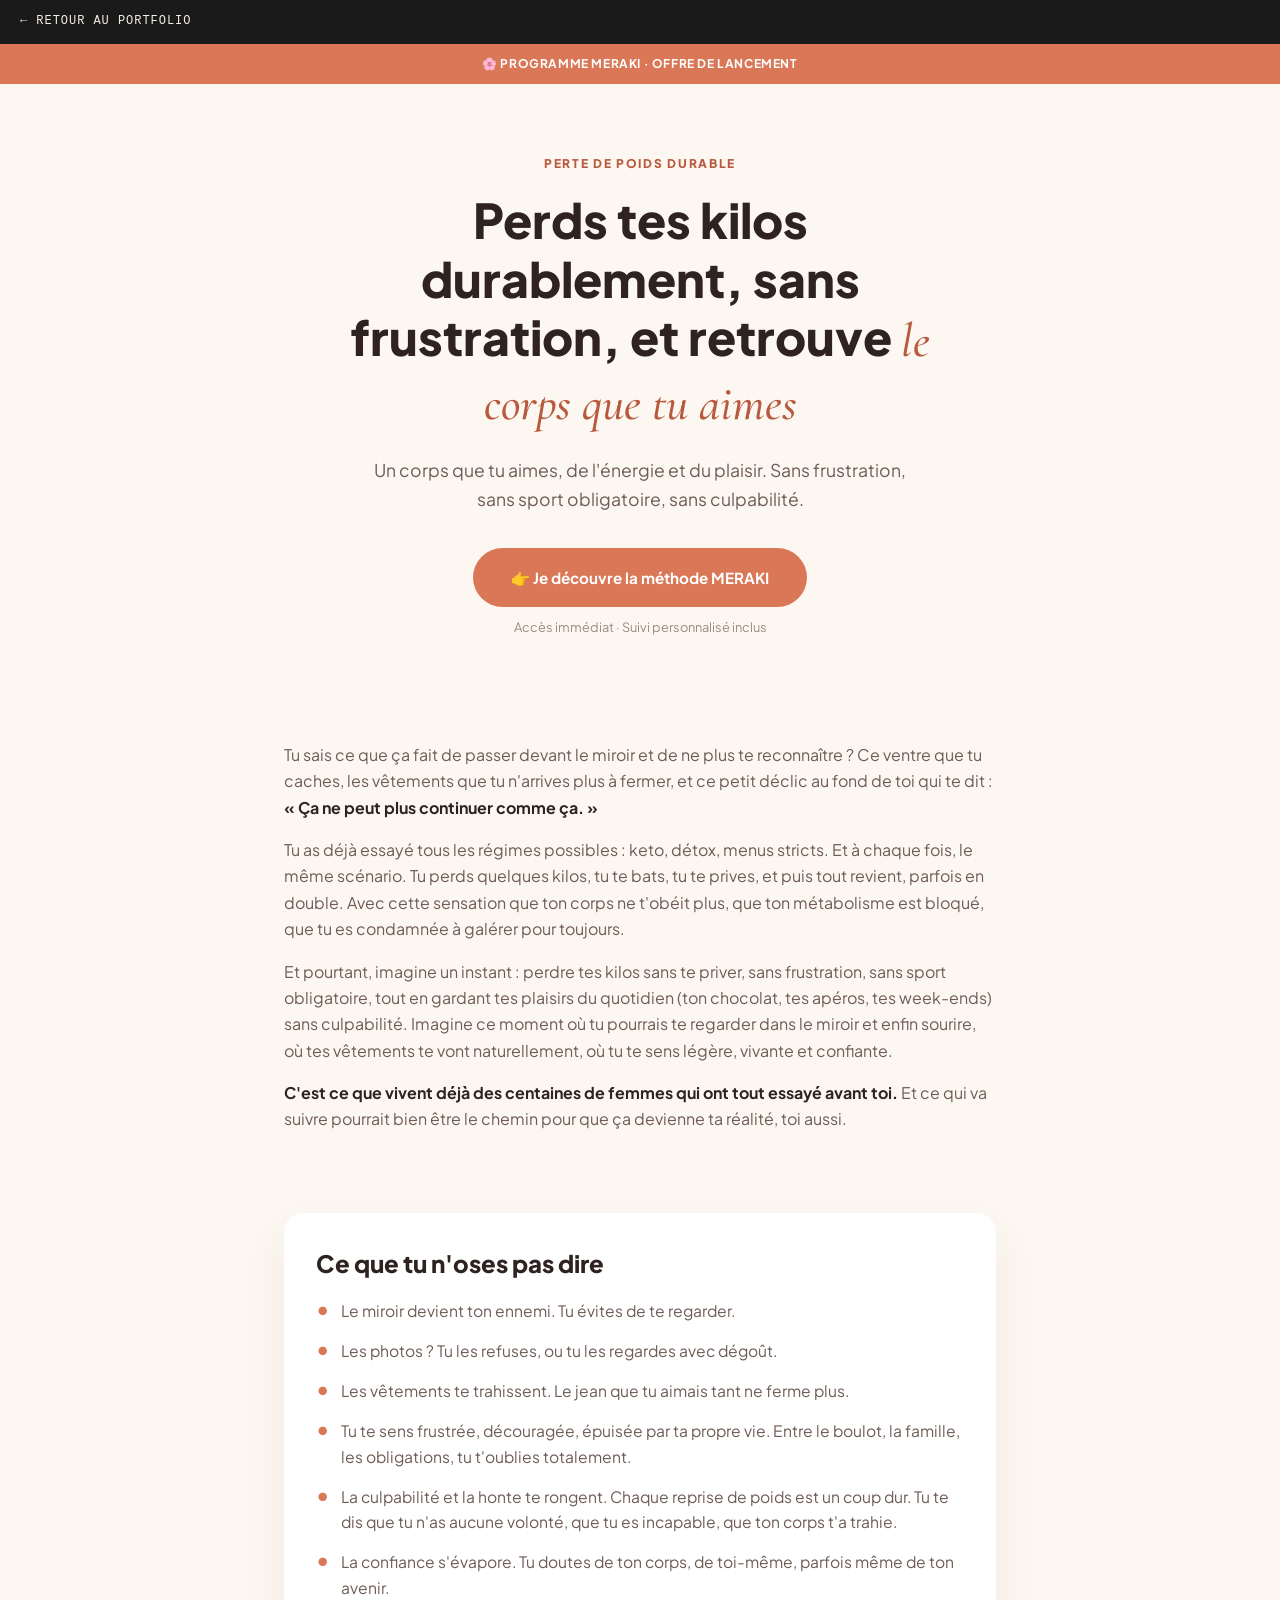
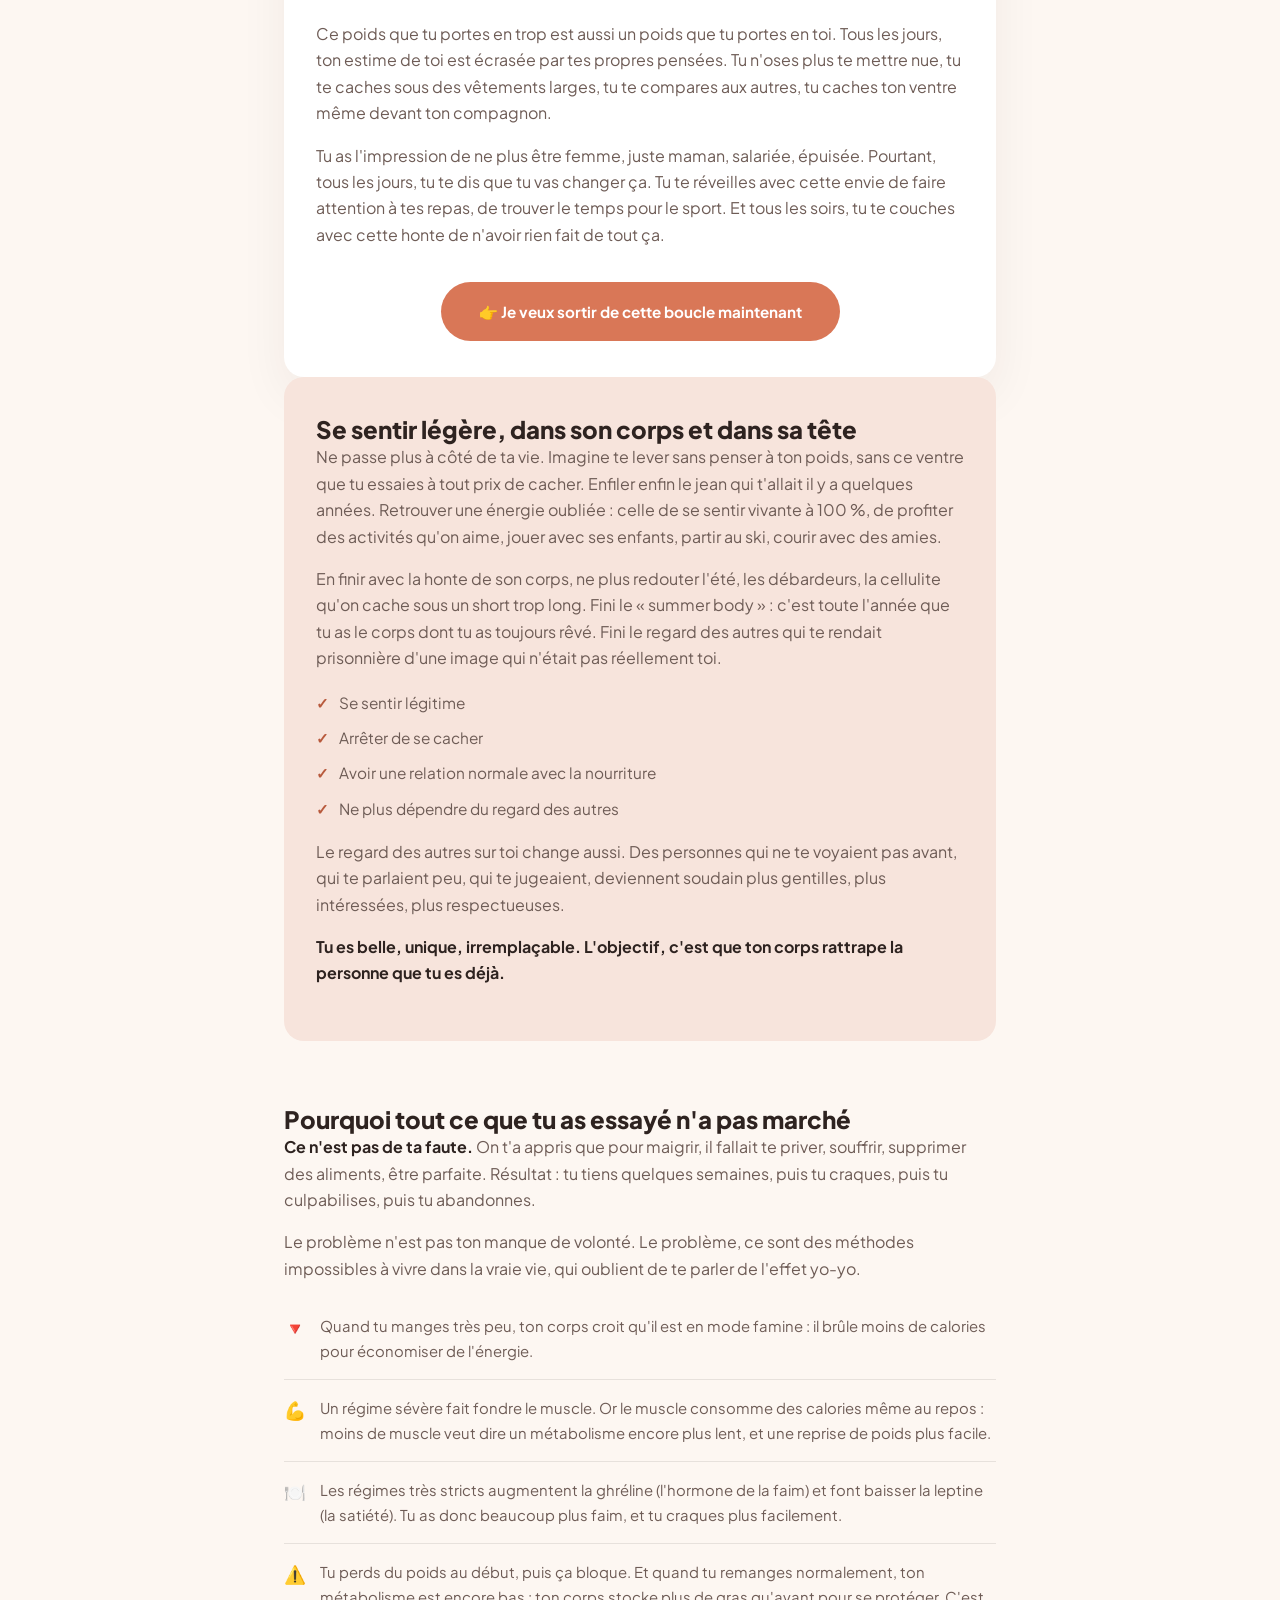
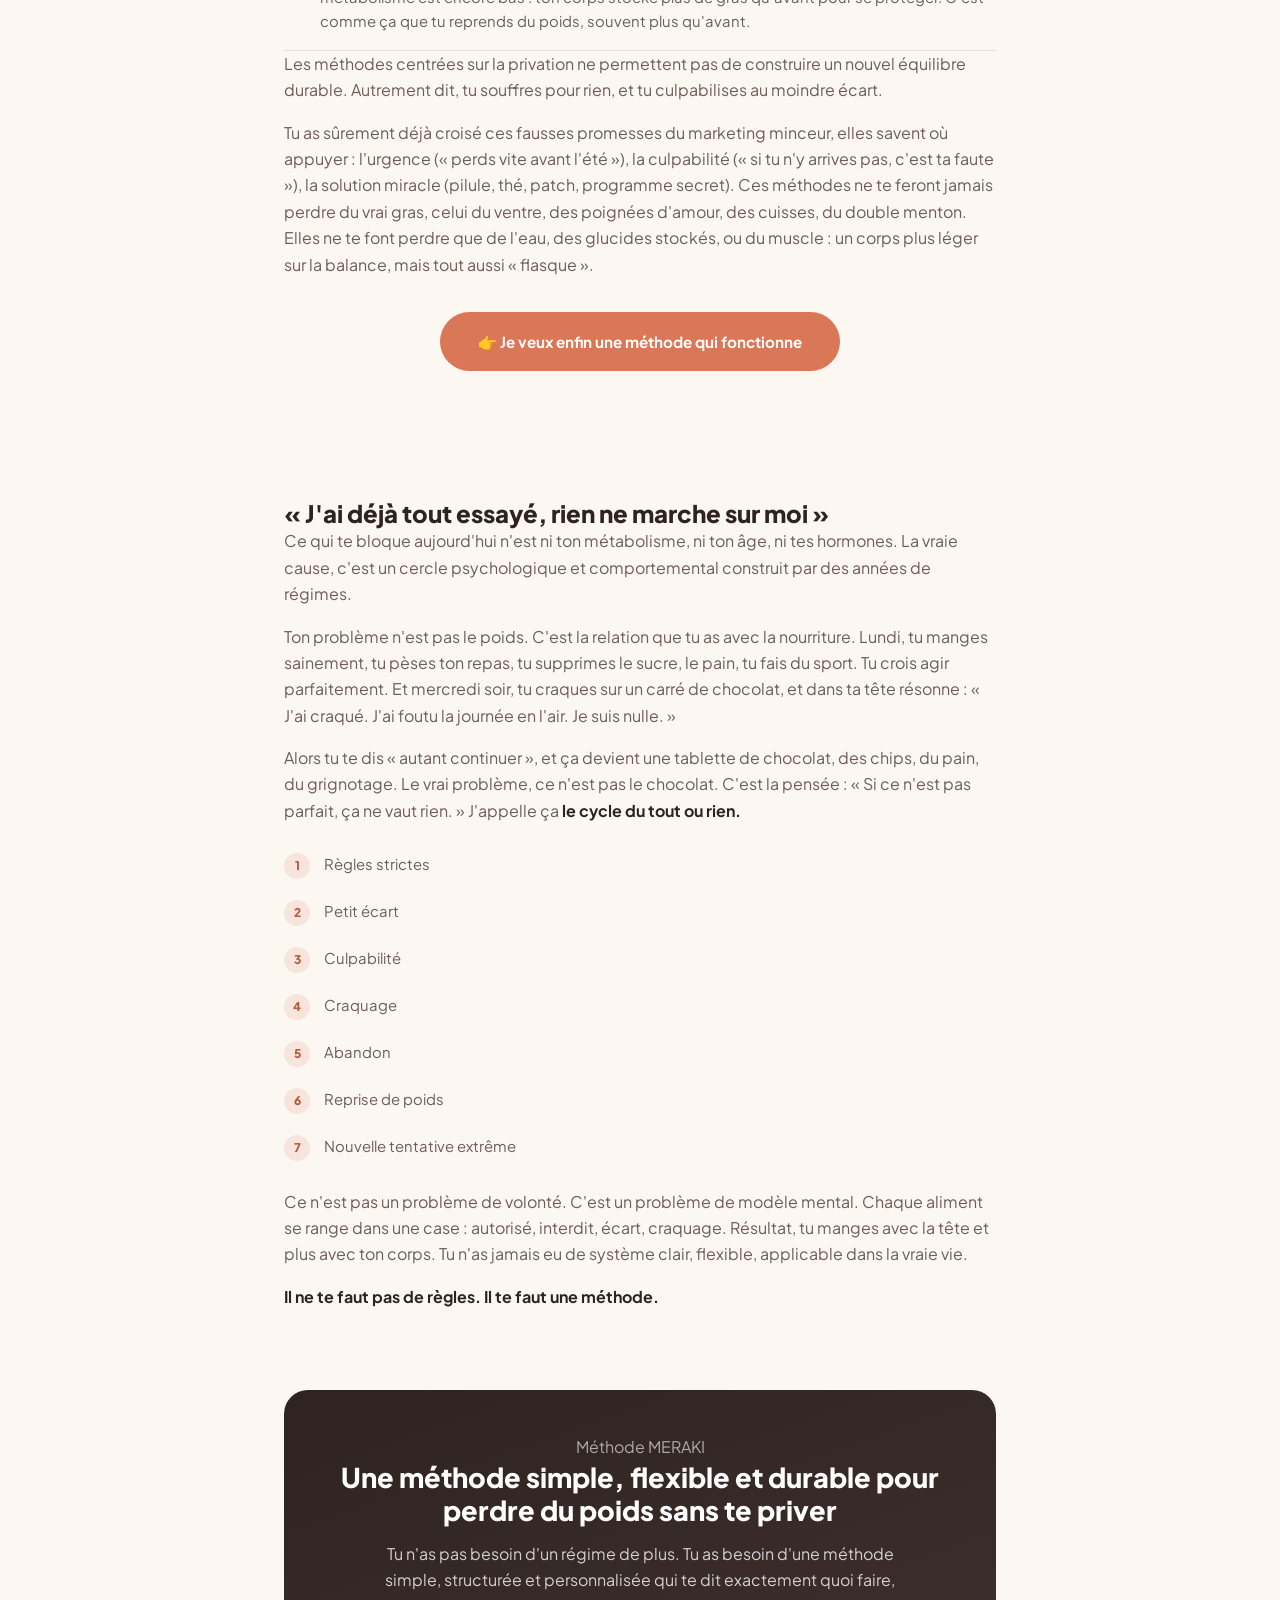
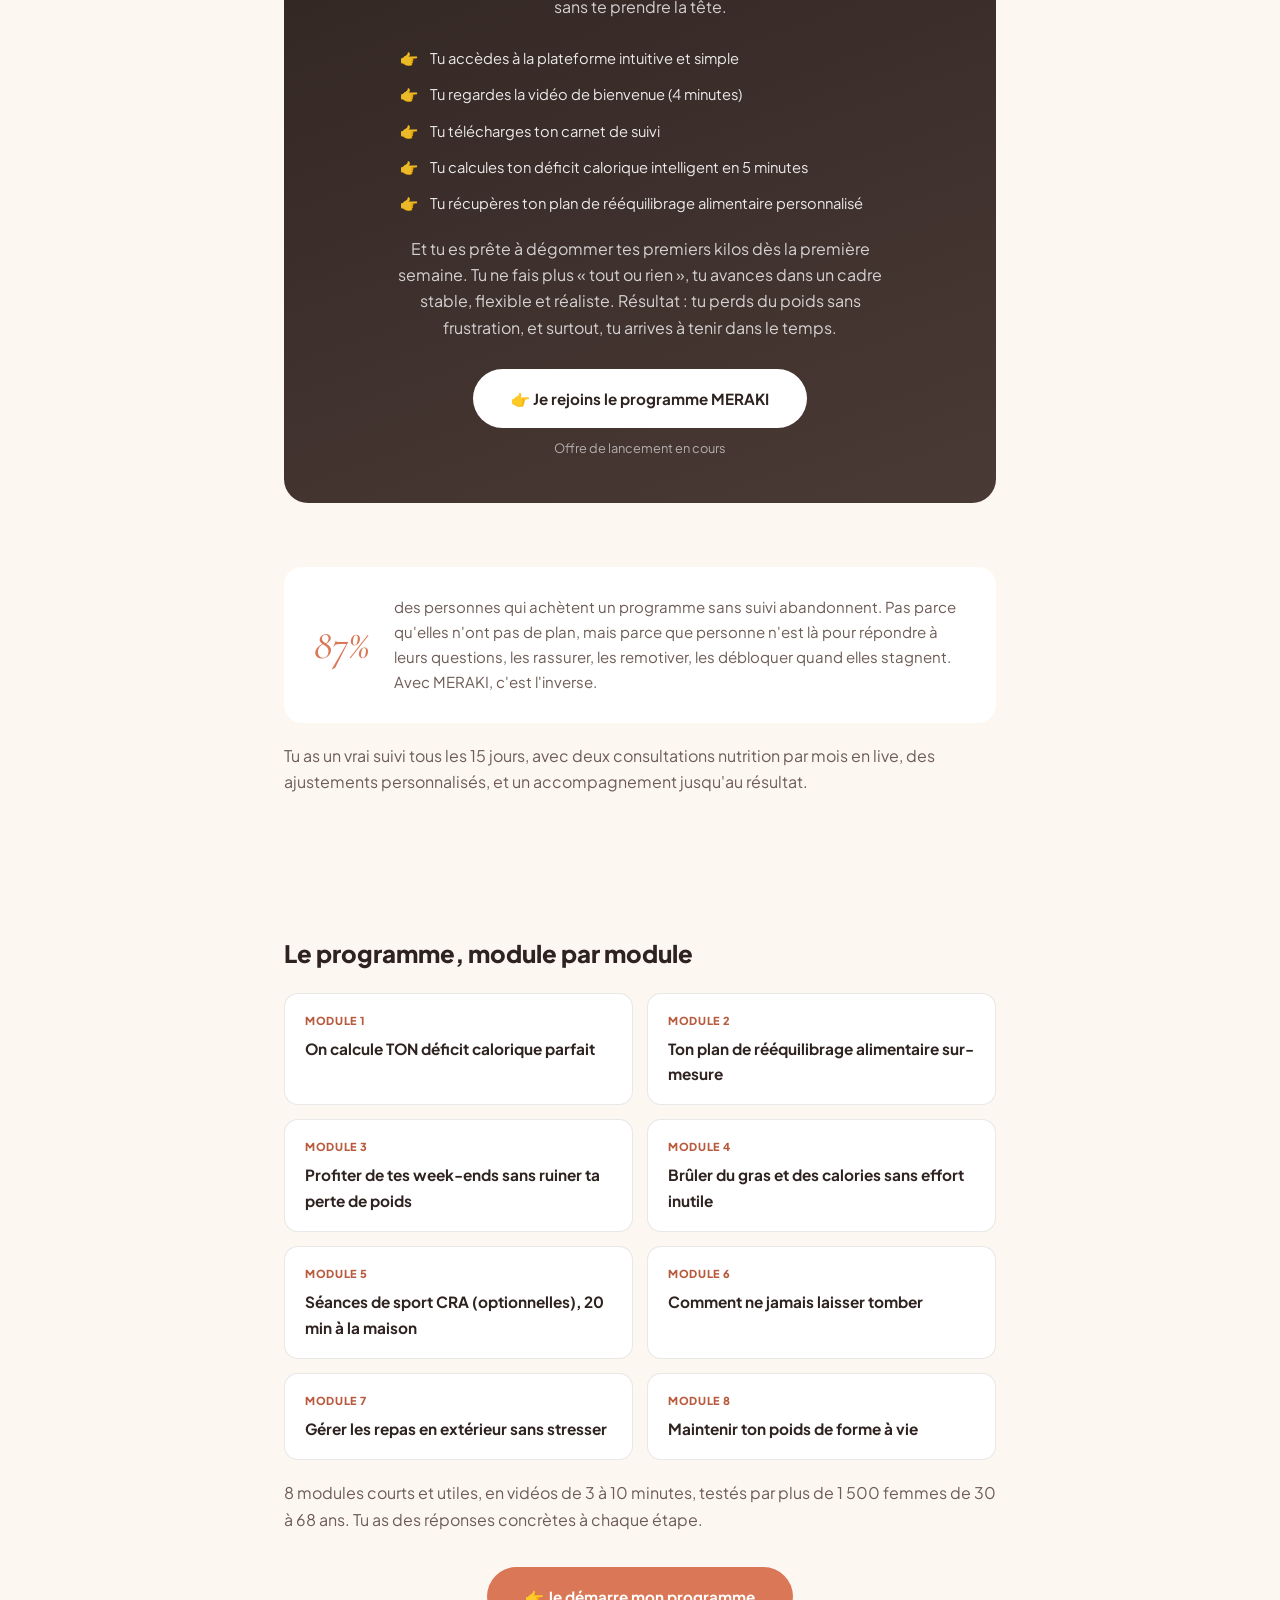
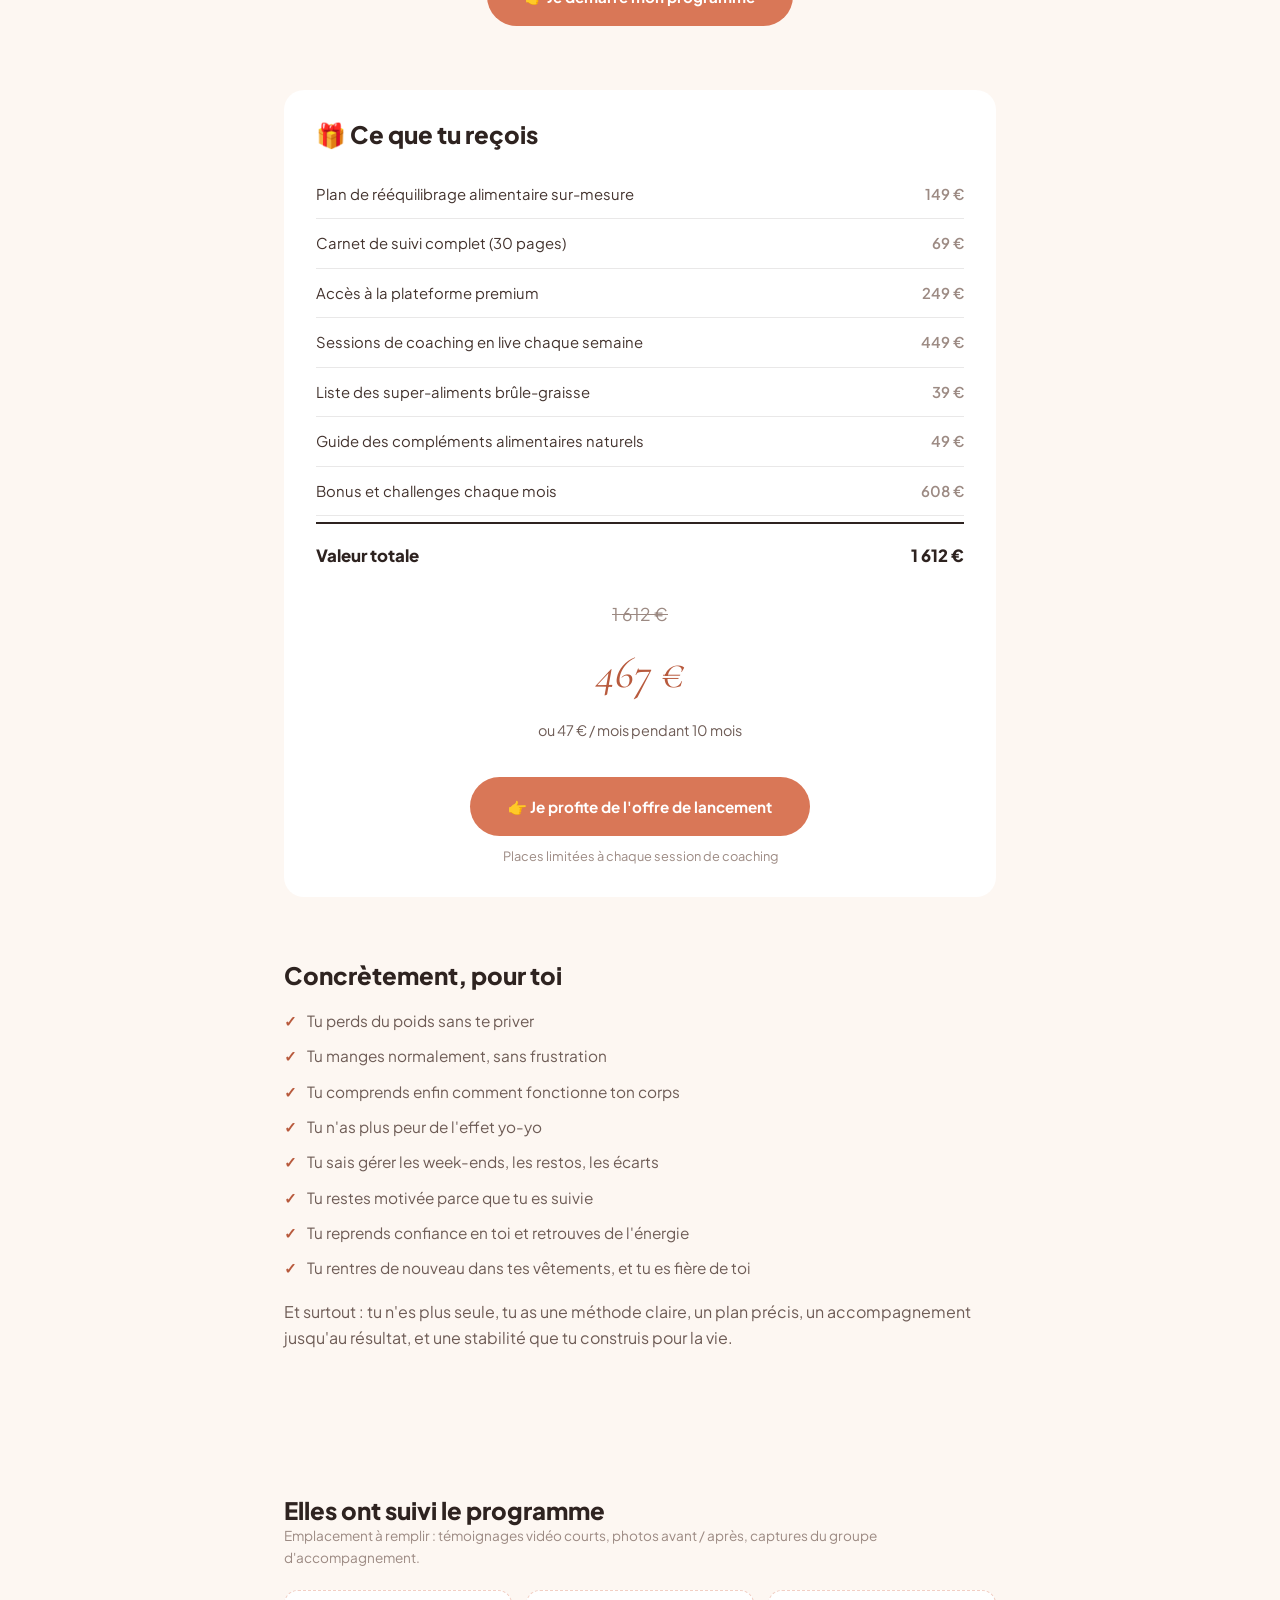
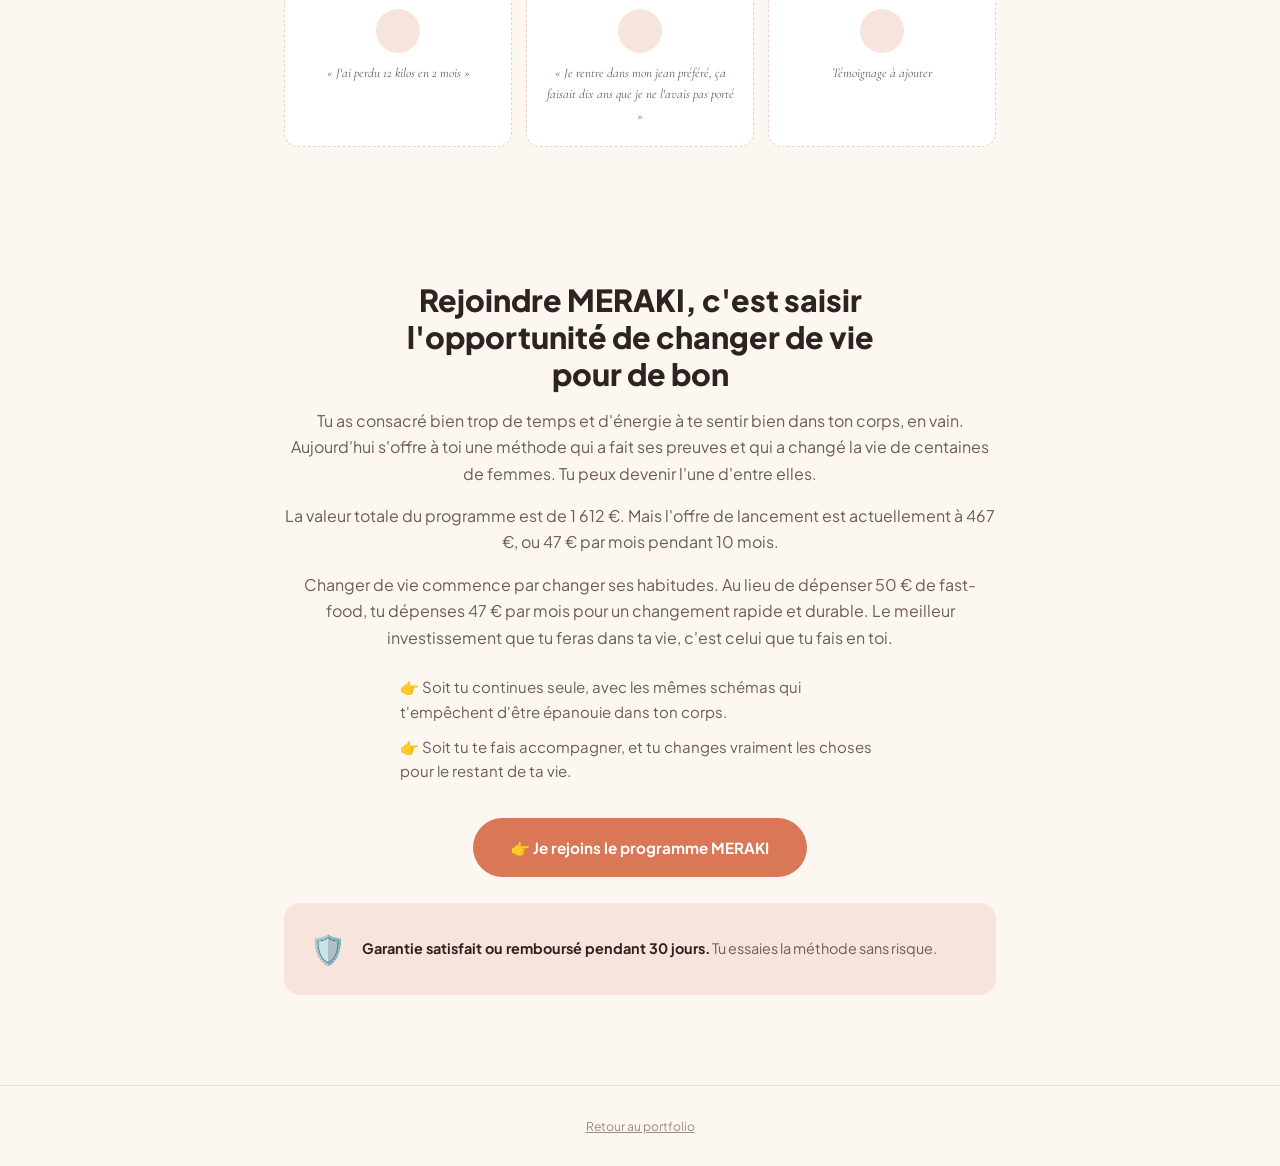
<file: pieces/page-de-vente-meraki.html>
<!DOCTYPE html>
<html lang="fr">
<head>
<meta charset="UTF-8">
<meta name="robots" content="noindex">
<meta name="viewport" content="width=device-width, initial-scale=1.0">
<title>Méthode MERAKI : perds tes kilos durablement, sans frustration</title>
<link rel="preconnect" href="https://fonts.googleapis.com">
<link rel="preconnect" href="https://fonts.gstatic.com" crossorigin>
<link href="https://fonts.googleapis.com/css2?family=Plus+Jakarta+Sans:wght@400;500;600;700;800&family=Cormorant+Garamond:ital,wght@1,400;1,500;1,600&display=swap" rel="stylesheet">
<style>
  :root{
    --coral:#d97757; --coral-deep:#b85a3d; --blush:#f7e4dc; --cream:#fdf7f2;
    --ink:#2e2320; --text:#43332e; --text-dim:#6e5c56; --text-dimmer:#9c8a83;
    --line:rgba(46,35,32,0.10); --card:#ffffff;
    --sans:'Plus Jakarta Sans', sans-serif; --serif:'Cormorant Garamond', serif;
  }
  *{margin:0;padding:0;box-sizing:border-box;}
  body{ background:var(--cream); font-family:var(--sans); color:var(--text); line-height:1.65; }
  em{ font-family:var(--serif); font-style:italic; font-weight:500; color:var(--coral-deep); }
  .wrap{ max-width:760px; margin:0 auto; padding:0 24px; }
  section{ padding:64px 0; }
  h1,h2,h3{ font-family:var(--sans); color:var(--ink); font-weight:800; line-height:1.22; }
  p{ color:var(--text-dim); margin-bottom:16px; font-size:1rem; }
  p strong{ color:var(--ink); font-weight:700; }

  .badge-bar{ background:var(--coral); color:#fff; text-align:center; padding:10px 0; font-size:12px; font-weight:700; letter-spacing:0.05em; text-transform:uppercase; }

  /* HERO */
  .hero{ text-align:center; padding:70px 0 40px; }
  .hero .eyebrow{ font-size:12px; font-weight:800; letter-spacing:0.14em; text-transform:uppercase; color:var(--coral-deep); margin-bottom:18px; }
  .hero h1{ font-size:clamp(1.9rem,4.6vw,3rem); max-width:640px; margin:0 auto; }
  .hero .sub{ font-size:1.1rem; color:var(--text-dim); max-width:560px; margin:22px auto 0; }

  .cta-block{ text-align:center; margin:34px auto 0; }
  .cta{
    display:inline-flex; align-items:center; gap:10px; padding:17px 38px; border-radius:999px;
    background:var(--coral); color:#fff; font-weight:700; font-size:0.95rem; text-decoration:none;
    transition:transform .2s ease, box-shadow .2s ease;
  }
  .cta:hover{ transform:translateY(-2px); box-shadow:0 16px 32px rgba(217,119,87,0.3); }
  .cta-note{ margin-top:10px; font-size:0.8rem; color:var(--text-dimmer); }

  .divider{ display:flex; align-items:center; gap:14px; max-width:520px; margin:0 auto; }
  .divider .l{ flex:1; height:1px; background:var(--line); }
  .divider svg{ width:20px; height:20px; opacity:0.6; }

  /* PAIN CARD */
  .pain-card{
    background:var(--card); border-radius:20px; padding:36px 32px; box-shadow:0 20px 50px rgba(46,35,32,0.06);
  }
  .pain-list{ list-style:none; display:flex; flex-direction:column; gap:14px; margin:20px 0; }
  .pain-list li{ display:flex; gap:12px; align-items:flex-start; font-size:0.98rem; color:var(--text-dim); }
  .pain-list li::before{ content:"•"; color:var(--coral); font-weight:800; flex-shrink:0; font-size:1.2rem; line-height:1.1; }

  /* DREAM */
  .dream-box{ background:var(--blush); border-radius:20px; padding:38px 32px; }
  .checklist{ list-style:none; display:flex; flex-direction:column; gap:10px; margin:18px 0; }
  .checklist li{ display:flex; gap:10px; font-size:0.96rem; color:var(--text-dim); }
  .checklist li::before{ content:"✓"; color:var(--coral-deep); font-weight:800; flex-shrink:0; }

  .shift-grid{ display:grid; grid-template-columns:1fr 1fr; gap:20px; margin-top:26px; }
  .shift-card{ background:#fff; border-radius:14px; padding:20px; }
  .shift-card .tag{ font-size:11px; font-weight:800; text-transform:uppercase; letter-spacing:0.06em; color:var(--text-dimmer); margin-bottom:10px; }
  .shift-card p{ font-size:0.88rem; margin-bottom:6px; }
  @media (max-width:600px){ .shift-grid{ grid-template-columns:1fr; } }

  /* MYTH / SCIENCE */
  .myth-row{ display:flex; gap:14px; padding:16px 0; border-bottom:1px solid var(--line); }
  .myth-row:last-child{ border-bottom:none; }
  .myth-row .ic{ flex-shrink:0; font-size:1.1rem; }
  .myth-row p{ margin:0; font-size:0.93rem; }

  .cycle-list{ counter-reset:cyc; list-style:none; margin:18px 0; }
  .cycle-list li{ counter-increment:cyc; display:flex; gap:14px; padding:10px 0; align-items:baseline; }
  .cycle-list li::before{ content:counter(cyc); flex-shrink:0; width:26px; height:26px; border-radius:50%; background:var(--blush); color:var(--coral-deep); font-weight:800; font-size:12px; display:flex; align-items:center; justify-content:center; }
  .cycle-list li span{ font-size:0.93rem; color:var(--text-dim); }

  /* METHOD */
  .method-hero{ background:linear-gradient(160deg, var(--ink), #4a3a35); border-radius:24px; padding:44px 36px; color:#fff; text-align:center; }
  .method-hero h2{ color:#fff; font-size:1.7rem; }
  .method-hero p{ color:rgba(255,255,255,0.78); max-width:520px; margin:14px auto 0; }
  .steps{ display:flex; flex-direction:column; gap:12px; margin:26px auto 0; max-width:480px; text-align:left; }
  .steps div{ display:flex; gap:12px; font-size:0.92rem; color:rgba(255,255,255,0.9); align-items:baseline; }
  .method-hero .cta{ background:#fff; color:var(--ink); margin-top:28px; }
  .method-hero .cta-note{ color:rgba(255,255,255,0.6); }

  /* SUPPORT STAT */
  .stat-box{ display:flex; gap:24px; align-items:center; background:var(--card); border-radius:18px; padding:28px 30px; }
  .stat-box .num{ font-family:var(--serif); font-style:italic; font-size:2.6rem; color:var(--coral); flex-shrink:0; }
  .stat-box p{ margin:0; font-size:0.94rem; }

  /* MODULES */
  .modules{ display:grid; grid-template-columns:repeat(2,1fr); gap:14px; margin-top:24px; }
  .module{ background:var(--card); border-radius:14px; padding:18px 20px; border:1px solid var(--line); }
  .module .n{ font-size:11px; font-weight:800; letter-spacing:0.06em; text-transform:uppercase; color:var(--coral-deep); margin-bottom:6px; }
  .module h4{ font-size:0.96rem; color:var(--ink); font-weight:700; }
  @media (max-width:600px){ .modules{ grid-template-columns:1fr; } }

  /* VALUE STACK */
  .stack{ background:var(--card); border-radius:20px; padding:30px 32px; }
  .stack-row{ display:flex; justify-content:space-between; align-items:center; padding:12px 0; border-bottom:1px solid var(--line); font-size:0.93rem; }
  .stack-row:last-child{ border-bottom:none; }
  .stack-row .val{ color:var(--text-dimmer); font-weight:600; white-space:nowrap; }
  .stack-total{ display:flex; justify-content:space-between; padding-top:18px; margin-top:6px; border-top:2px solid var(--ink); font-weight:800; color:var(--ink); font-size:1.05rem; }

  .price-box{ text-align:center; margin-top:30px; }
  .price-box .strike{ font-size:1.1rem; color:var(--text-dimmer); text-decoration:line-through; }
  .price-box .now{ font-family:var(--serif); font-style:italic; font-size:2.8rem; color:var(--coral-deep); margin:8px 0; }
  .price-box .alt{ font-size:0.9rem; color:var(--text-dim); }

  /* PROOF */
  .proof-grid{ display:grid; grid-template-columns:repeat(3,1fr); gap:14px; margin-top:20px; }
  .proof-card{ background:var(--card); border-radius:14px; padding:18px; text-align:center; border:1px dashed rgba(217,119,87,0.35); }
  .proof-card .avatar{ width:44px; height:44px; border-radius:50%; background:var(--blush); margin:0 auto 10px; }
  .proof-card p{ font-size:0.82rem; font-style:italic; font-family:var(--serif); color:var(--text-dim); margin:0; }
  @media (max-width:600px){ .proof-grid{ grid-template-columns:1fr; } }

  .guarantee{ display:flex; align-items:center; gap:16px; background:var(--blush); border-radius:16px; padding:22px 26px; margin-top:26px; }
  .guarantee .ic{ font-size:1.8rem; flex-shrink:0; }
  .guarantee p{ margin:0; font-size:0.9rem; }

  .final-cta{ text-align:center; padding:70px 0 90px; }
  .final-cta h2{ font-size:1.9rem; max-width:520px; margin:0 auto 16px; }
  .fork{ display:flex; flex-direction:column; gap:10px; max-width:480px; margin:24px auto; text-align:left; }
  .fork div{ font-size:0.94rem; color:var(--text-dim); }

  footer{ text-align:center; padding:30px 0; font-size:0.76rem; color:var(--text-dimmer); border-top:1px solid var(--line); }

  /* Lien de retour vers le portfolio */
  .retour-portfolio{ position:sticky; top:0; z-index:50; display:block; padding:12px 20px; background:#1A1A1A; color:#F4EEE3;
    font-family:"IBM Plex Mono", ui-monospace, monospace; font-size:12px; letter-spacing:.08em; text-transform:uppercase; text-decoration:none; }
  .retour-portfolio:hover{ color:#fff; }
</style>
</head>
<body>
<a class="retour-portfolio" href="../index.html#ouvrages">← Retour au portfolio</a>

<div class="badge-bar">🌸 Programme MERAKI · Offre de lancement</div>

<div class="wrap">

  <div class="hero">
    <div class="eyebrow">Perte de poids durable</div>
    <h1>Perds tes kilos durablement, sans frustration, et retrouve <em>le corps que tu aimes</em></h1>
    <p class="sub">Un corps que tu aimes, de l'énergie et du plaisir. Sans frustration, sans sport obligatoire, sans culpabilité.</p>
    <div class="cta-block">
      <a href="#offre" class="cta">👉 Je découvre la méthode MERAKI</a>
      <div class="cta-note">Accès immédiat · Suivi personnalisé inclus</div>
    </div>
  </div>

  <section>
    <p>Tu sais ce que ça fait de passer devant le miroir et de ne plus te reconnaître ? Ce ventre que tu caches, les vêtements que tu n'arrives plus à fermer, et ce petit déclic au fond de toi qui te dit : <strong>« Ça ne peut plus continuer comme ça. »</strong></p>
    <p>Tu as déjà essayé tous les régimes possibles : keto, détox, menus stricts. Et à chaque fois, le même scénario. Tu perds quelques kilos, tu te bats, tu te prives, et puis tout revient, parfois en double. Avec cette sensation que ton corps ne t'obéit plus, que ton métabolisme est bloqué, que tu es condamnée à galérer pour toujours.</p>
    <p>Et pourtant, imagine un instant : perdre tes kilos sans te priver, sans frustration, sans sport obligatoire, tout en gardant tes plaisirs du quotidien (ton chocolat, tes apéros, tes week-ends) sans culpabilité. Imagine ce moment où tu pourrais te regarder dans le miroir et enfin sourire, où tes vêtements te vont naturellement, où tu te sens légère, vivante et confiante.</p>
    <p><strong>C'est ce que vivent déjà des centaines de femmes qui ont tout essayé avant toi.</strong> Et ce qui va suivre pourrait bien être le chemin pour que ça devienne ta réalité, toi aussi.</p>
  </section>

  <section class="pain-card">
    <h2>Ce que tu n'oses pas dire</h2>
    <ul class="pain-list">
      <li>Le miroir devient ton ennemi. Tu évites de te regarder.</li>
      <li>Les photos ? Tu les refuses, ou tu les regardes avec dégoût.</li>
      <li>Les vêtements te trahissent. Le jean que tu aimais tant ne ferme plus.</li>
      <li>Tu te sens frustrée, découragée, épuisée par ta propre vie. Entre le boulot, la famille, les obligations, tu t'oublies totalement.</li>
      <li>La culpabilité et la honte te rongent. Chaque reprise de poids est un coup dur. Tu te dis que tu n'as aucune volonté, que tu es incapable, que ton corps t'a trahie.</li>
      <li>La confiance s'évapore. Tu doutes de ton corps, de toi-même, parfois même de ton avenir.</li>
    </ul>
    <p>Ce poids que tu portes en trop est aussi un poids que tu portes en toi. Tous les jours, ton estime de toi est écrasée par tes propres pensées. Tu n'oses plus te mettre nue, tu te caches sous des vêtements larges, tu te compares aux autres, tu caches ton ventre même devant ton compagnon.</p>
    <p>Tu as l'impression de ne plus être femme, juste maman, salariée, épuisée. Pourtant, tous les jours, tu te dis que tu vas changer ça. Tu te réveilles avec cette envie de faire attention à tes repas, de trouver le temps pour le sport. Et tous les soirs, tu te couches avec cette honte de n'avoir rien fait de tout ça.</p>
    <div class="cta-block">
      <a href="#offre" class="cta">👉 Je veux sortir de cette boucle maintenant</a>
    </div>
  </section>

  <section class="dream-box">
    <h2>Se sentir légère, dans son corps et dans sa tête</h2>
    <p>Ne passe plus à côté de ta vie. Imagine te lever sans penser à ton poids, sans ce ventre que tu essaies à tout prix de cacher. Enfiler enfin le jean qui t'allait il y a quelques années. Retrouver une énergie oubliée : celle de se sentir vivante à 100 %, de profiter des activités qu'on aime, jouer avec ses enfants, partir au ski, courir avec des amies.</p>
    <p>En finir avec la honte de son corps, ne plus redouter l'été, les débardeurs, la cellulite qu'on cache sous un short trop long. Fini le « summer body » : c'est toute l'année que tu as le corps dont tu as toujours rêvé. Fini le regard des autres qui te rendait prisonnière d'une image qui n'était pas réellement toi.</p>
    <ul class="checklist">
      <li>Se sentir légitime</li>
      <li>Arrêter de se cacher</li>
      <li>Avoir une relation normale avec la nourriture</li>
      <li>Ne plus dépendre du regard des autres</li>
    </ul>
    <p>Le regard des autres sur toi change aussi. Des personnes qui ne te voyaient pas avant, qui te parlaient peu, qui te jugeaient, deviennent soudain plus gentilles, plus intéressées, plus respectueuses.</p>
    <p><strong>Tu es belle, unique, irremplaçable. L'objectif, c'est que ton corps rattrape la personne que tu es déjà.</strong></p>
  </section>

  <section>
    <h2>Pourquoi tout ce que tu as essayé n'a pas marché</h2>
    <p><strong>Ce n'est pas de ta faute.</strong> On t'a appris que pour maigrir, il fallait te priver, souffrir, supprimer des aliments, être parfaite. Résultat : tu tiens quelques semaines, puis tu craques, puis tu culpabilises, puis tu abandonnes.</p>
    <p>Le problème n'est pas ton manque de volonté. Le problème, ce sont des méthodes impossibles à vivre dans la vraie vie, qui oublient de te parler de l'effet yo-yo.</p>
    <div class="myth-row"><span class="ic">🔻</span><p>Quand tu manges très peu, ton corps croit qu'il est en mode famine : il brûle moins de calories pour économiser de l'énergie.</p></div>
    <div class="myth-row"><span class="ic">💪</span><p>Un régime sévère fait fondre le muscle. Or le muscle consomme des calories même au repos : moins de muscle veut dire un métabolisme encore plus lent, et une reprise de poids plus facile.</p></div>
    <div class="myth-row"><span class="ic">🍽️</span><p>Les régimes très stricts augmentent la ghréline (l'hormone de la faim) et font baisser la leptine (la satiété). Tu as donc beaucoup plus faim, et tu craques plus facilement.</p></div>
    <div class="myth-row"><span class="ic">⚠️</span><p>Tu perds du poids au début, puis ça bloque. Et quand tu remanges normalement, ton métabolisme est encore bas : ton corps stocke plus de gras qu'avant pour se protéger. C'est comme ça que tu reprends du poids, souvent plus qu'avant.</p></div>
    <p>Les méthodes centrées sur la privation ne permettent pas de construire un nouvel équilibre durable. Autrement dit, tu souffres pour rien, et tu culpabilises au moindre écart.</p>
    <p>Tu as sûrement déjà croisé ces fausses promesses du marketing minceur, elles savent où appuyer : l'urgence (« perds vite avant l'été »), la culpabilité (« si tu n'y arrives pas, c'est ta faute »), la solution miracle (pilule, thé, patch, programme secret). Ces méthodes ne te feront jamais perdre du vrai gras, celui du ventre, des poignées d'amour, des cuisses, du double menton. Elles ne te font perdre que de l'eau, des glucides stockés, ou du muscle : un corps plus léger sur la balance, mais tout aussi « flasque ».</p>
    <div class="cta-block">
      <a href="#offre" class="cta">👉 Je veux enfin une méthode qui fonctionne</a>
    </div>
  </section>

  <section>
    <h2>« J'ai déjà tout essayé, rien ne marche sur moi »</h2>
    <p>Ce qui te bloque aujourd'hui n'est ni ton métabolisme, ni ton âge, ni tes hormones. La vraie cause, c'est un cercle psychologique et comportemental construit par des années de régimes.</p>
    <p>Ton problème n'est pas le poids. C'est la relation que tu as avec la nourriture. Lundi, tu manges sainement, tu pèses ton repas, tu supprimes le sucre, le pain, tu fais du sport. Tu crois agir parfaitement. Et mercredi soir, tu craques sur un carré de chocolat, et dans ta tête résonne : « J'ai craqué. J'ai foutu la journée en l'air. Je suis nulle. »</p>
    <p>Alors tu te dis « autant continuer », et ça devient une tablette de chocolat, des chips, du pain, du grignotage. Le vrai problème, ce n'est pas le chocolat. C'est la pensée : « Si ce n'est pas parfait, ça ne vaut rien. » J'appelle ça <strong>le cycle du tout ou rien.</strong></p>
    <ol class="cycle-list">
      <li><span>Règles strictes</span></li>
      <li><span>Petit écart</span></li>
      <li><span>Culpabilité</span></li>
      <li><span>Craquage</span></li>
      <li><span>Abandon</span></li>
      <li><span>Reprise de poids</span></li>
      <li><span>Nouvelle tentative extrême</span></li>
    </ol>
    <p>Ce n'est pas un problème de volonté. C'est un problème de modèle mental. Chaque aliment se range dans une case : autorisé, interdit, écart, craquage. Résultat, tu manges avec la tête et plus avec ton corps. Tu n'as jamais eu de système clair, flexible, applicable dans la vraie vie.</p>
    <p><strong>Il ne te faut pas de règles. Il te faut une méthode.</strong></p>
  </section>

  <section id="offre" class="method-hero">
    <div class="eyebrow" style="color:rgba(255,255,255,0.6);">Méthode MERAKI</div>
    <h2>Une méthode simple, flexible et durable pour perdre du poids sans te priver</h2>
    <p>Tu n'as pas besoin d'un régime de plus. Tu as besoin d'une méthode simple, structurée et personnalisée qui te dit exactement quoi faire, sans te prendre la tête.</p>
    <div class="steps">
      <div>👉 <span>Tu accèdes à la plateforme intuitive et simple</span></div>
      <div>👉 <span>Tu regardes la vidéo de bienvenue (4 minutes)</span></div>
      <div>👉 <span>Tu télécharges ton carnet de suivi</span></div>
      <div>👉 <span>Tu calcules ton déficit calorique intelligent en 5 minutes</span></div>
      <div>👉 <span>Tu récupères ton plan de rééquilibrage alimentaire personnalisé</span></div>
    </div>
    <p style="margin-top:20px;">Et tu es prête à dégommer tes premiers kilos dès la première semaine. Tu ne fais plus « tout ou rien », tu avances dans un cadre stable, flexible et réaliste. Résultat : tu perds du poids sans frustration, et surtout, tu arrives à tenir dans le temps.</p>
    <a href="#stack" class="cta">👉 Je rejoins le programme MERAKI</a>
    <div class="cta-note">Offre de lancement en cours</div>
  </section>

  <section>
    <div class="stat-box">
      <div class="num">87%</div>
      <p>des personnes qui achètent un programme sans suivi abandonnent. Pas parce qu'elles n'ont pas de plan, mais parce que personne n'est là pour répondre à leurs questions, les rassurer, les remotiver, les débloquer quand elles stagnent. Avec MERAKI, c'est l'inverse.</p>
    </div>
    <p style="margin-top:20px;">Tu as un vrai suivi tous les 15 jours, avec deux consultations nutrition par mois en live, des ajustements personnalisés, et un accompagnement jusqu'au résultat.</p>
  </section>

  <section>
    <h2>Le programme, module par module</h2>
    <div class="modules">
      <div class="module"><div class="n">Module 1</div><h4>On calcule TON déficit calorique parfait</h4></div>
      <div class="module"><div class="n">Module 2</div><h4>Ton plan de rééquilibrage alimentaire sur-mesure</h4></div>
      <div class="module"><div class="n">Module 3</div><h4>Profiter de tes week-ends sans ruiner ta perte de poids</h4></div>
      <div class="module"><div class="n">Module 4</div><h4>Brûler du gras et des calories sans effort inutile</h4></div>
      <div class="module"><div class="n">Module 5</div><h4>Séances de sport CRA (optionnelles), 20 min à la maison</h4></div>
      <div class="module"><div class="n">Module 6</div><h4>Comment ne jamais laisser tomber</h4></div>
      <div class="module"><div class="n">Module 7</div><h4>Gérer les repas en extérieur sans stresser</h4></div>
      <div class="module"><div class="n">Module 8</div><h4>Maintenir ton poids de forme à vie</h4></div>
    </div>
    <p style="margin-top:20px;">8 modules courts et utiles, en vidéos de 3 à 10 minutes, testés par plus de 1 500 femmes de 30 à 68 ans. Tu as des réponses concrètes à chaque étape.</p>
    <div class="cta-block">
      <a href="#stack" class="cta">👉 Je démarre mon programme</a>
    </div>
  </section>

  <section id="stack" class="stack">
    <h2 style="margin-bottom:20px;">🎁 Ce que tu reçois</h2>
    <div class="stack-row"><span>Plan de rééquilibrage alimentaire sur-mesure</span><span class="val">149 €</span></div>
    <div class="stack-row"><span>Carnet de suivi complet (30 pages)</span><span class="val">69 €</span></div>
    <div class="stack-row"><span>Accès à la plateforme premium</span><span class="val">249 €</span></div>
    <div class="stack-row"><span>Sessions de coaching en live chaque semaine</span><span class="val">449 €</span></div>
    <div class="stack-row"><span>Liste des super-aliments brûle-graisse</span><span class="val">39 €</span></div>
    <div class="stack-row"><span>Guide des compléments alimentaires naturels</span><span class="val">49 €</span></div>
    <div class="stack-row"><span>Bonus et challenges chaque mois</span><span class="val">608 €</span></div>
    <div class="stack-total"><span>Valeur totale</span><span>1 612 €</span></div>

    <div class="price-box">
      <div class="strike">1 612 €</div>
      <div class="now">467 €</div>
      <div class="alt">ou 47 € / mois pendant 10 mois</div>
      <div class="cta-block">
        <a href="#" onclick="return false" class="cta">👉 Je profite de l'offre de lancement</a>
        <div class="cta-note">Places limitées à chaque session de coaching</div>
      </div>
    </div>
  </section>

  <section>
    <h2>Concrètement, pour toi</h2>
    <ul class="checklist">
      <li>Tu perds du poids sans te priver</li>
      <li>Tu manges normalement, sans frustration</li>
      <li>Tu comprends enfin comment fonctionne ton corps</li>
      <li>Tu n'as plus peur de l'effet yo-yo</li>
      <li>Tu sais gérer les week-ends, les restos, les écarts</li>
      <li>Tu restes motivée parce que tu es suivie</li>
      <li>Tu reprends confiance en toi et retrouves de l'énergie</li>
      <li>Tu rentres de nouveau dans tes vêtements, et tu es fière de toi</li>
    </ul>
    <p>Et surtout : tu n'es plus seule, tu as une méthode claire, un plan précis, un accompagnement jusqu'au résultat, et une stabilité que tu construis pour la vie.</p>
  </section>

  <section>
    <h2>Elles ont suivi le programme</h2>
    <p style="font-size:0.85rem; color:var(--text-dimmer);">Emplacement à remplir : témoignages vidéo courts, photos avant / après, captures du groupe d'accompagnement.</p>
    <div class="proof-grid">
      <div class="proof-card"><div class="avatar"></div><p>« J'ai perdu 12 kilos en 2 mois »</p></div>
      <div class="proof-card"><div class="avatar"></div><p>« Je rentre dans mon jean préféré, ça faisait dix ans que je ne l'avais pas porté »</p></div>
      <div class="proof-card"><div class="avatar"></div><p>Témoignage à ajouter</p></div>
    </div>
  </section>

  <section class="final-cta">
    <h2>Rejoindre MERAKI, c'est saisir l'opportunité de changer de vie pour de bon</h2>
    <p>Tu as consacré bien trop de temps et d'énergie à te sentir bien dans ton corps, en vain. Aujourd'hui s'offre à toi une méthode qui a fait ses preuves et qui a changé la vie de centaines de femmes. Tu peux devenir l'une d'entre elles.</p>
    <p>La valeur totale du programme est de 1 612 €. Mais l'offre de lancement est actuellement à 467 €, ou 47 € par mois pendant 10 mois.</p>
    <p>Changer de vie commence par changer ses habitudes. Au lieu de dépenser 50 € de fast-food, tu dépenses 47 € par mois pour un changement rapide et durable. Le meilleur investissement que tu feras dans ta vie, c'est celui que tu fais en toi.</p>
    <div class="fork">
      <div>👉 Soit tu continues seule, avec les mêmes schémas qui t'empêchent d'être épanouie dans ton corps.</div>
      <div>👉 Soit tu te fais accompagner, et tu changes vraiment les choses pour le restant de ta vie.</div>
    </div>
    <div class="cta-block">
      <a href="#" onclick="return false" class="cta">👉 Je rejoins le programme MERAKI</a>
    </div>
    <div class="guarantee">
      <span class="ic">🛡️</span>
      <p><strong>Garantie satisfait ou remboursé pendant 30 jours.</strong> Tu essaies la méthode sans risque.</p>
    </div>
  </section>

</div>

<footer><a href="../index.html#ouvrages" style="color:inherit">Retour au portfolio</a></footer>

</body>
</html>
</file>
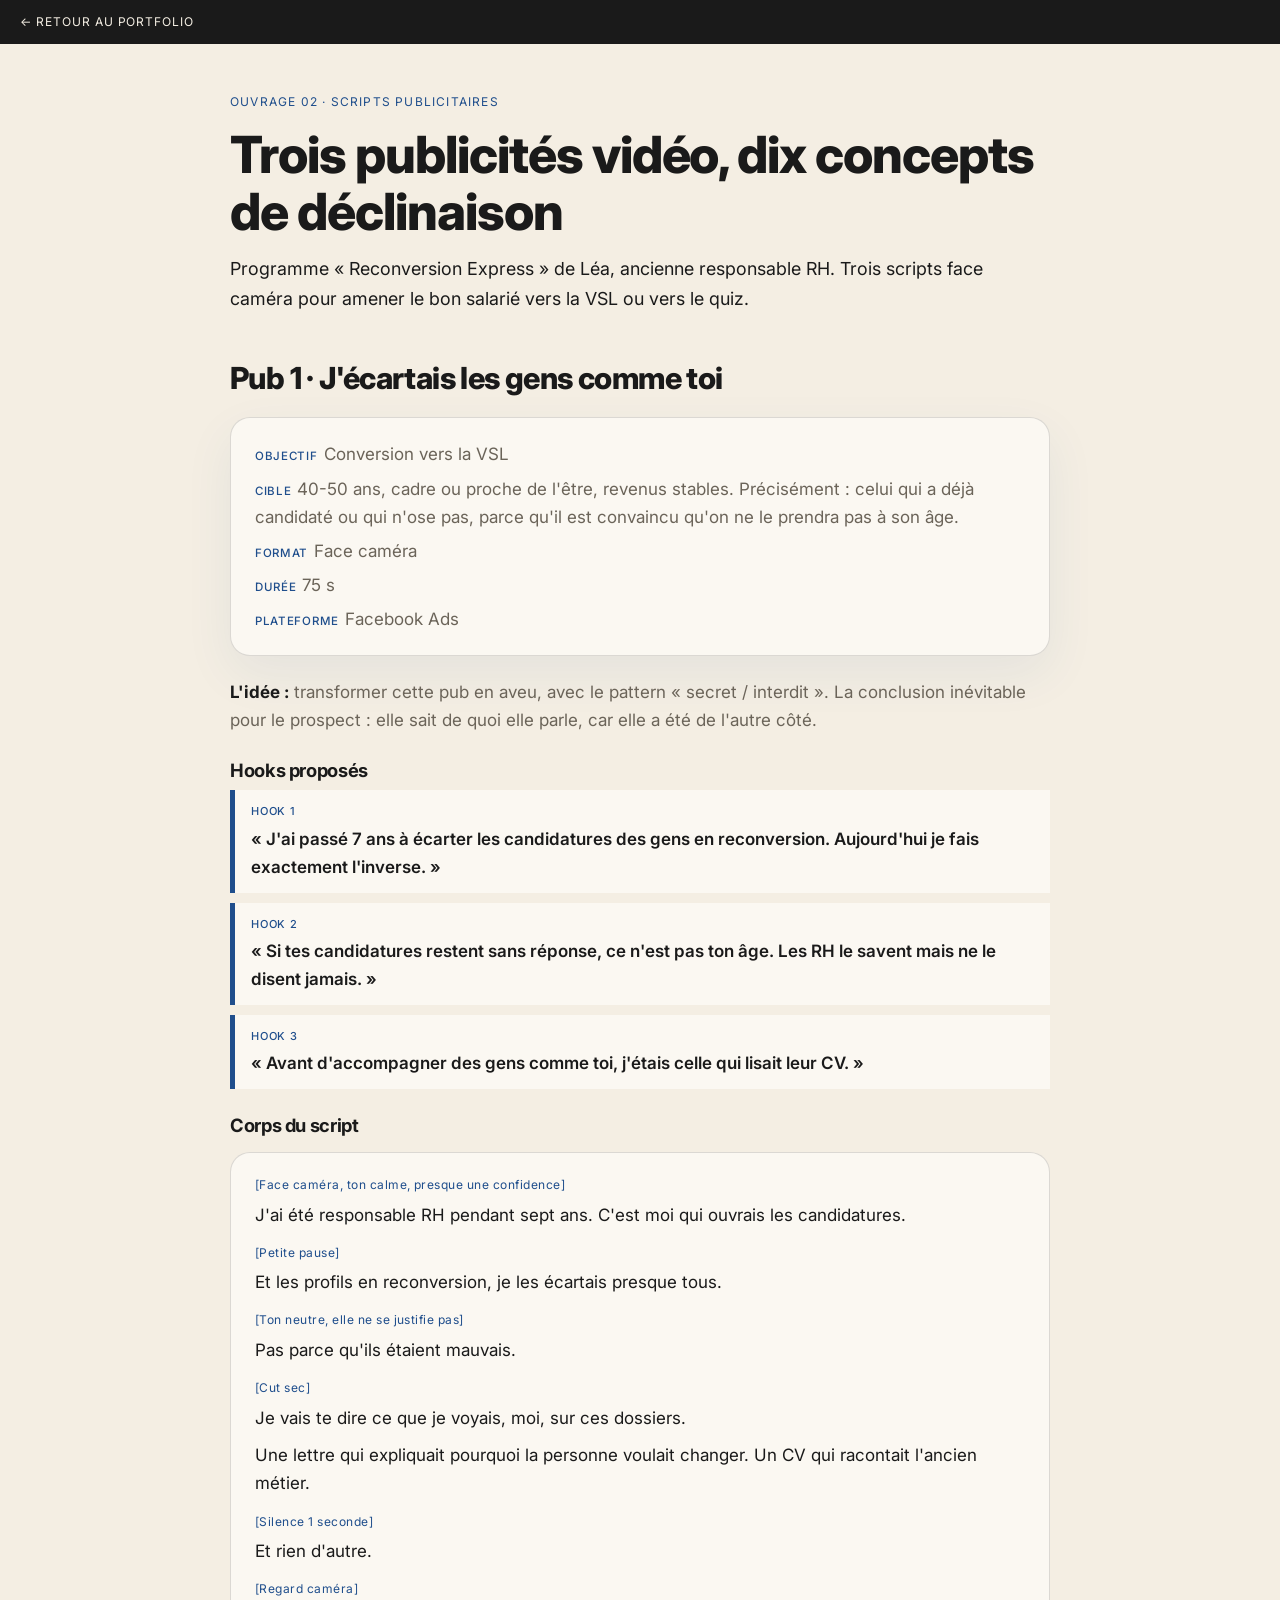
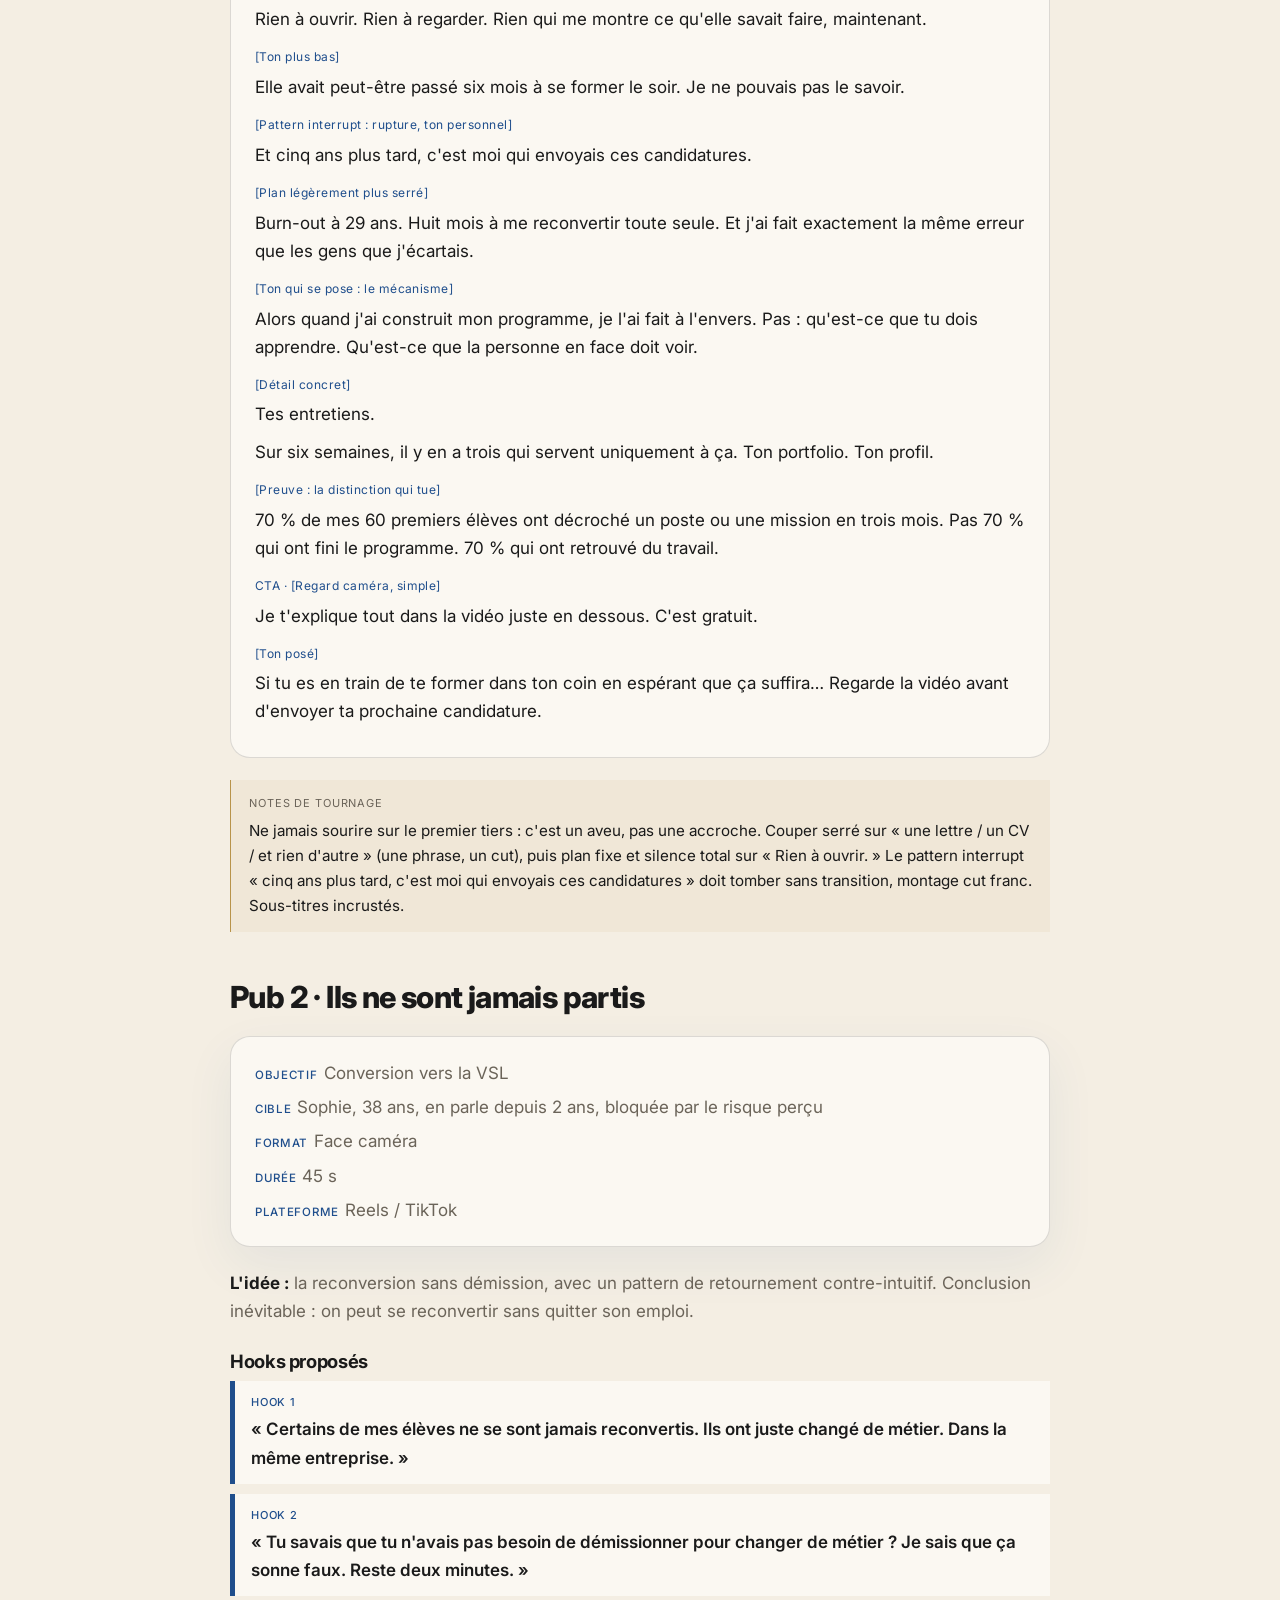
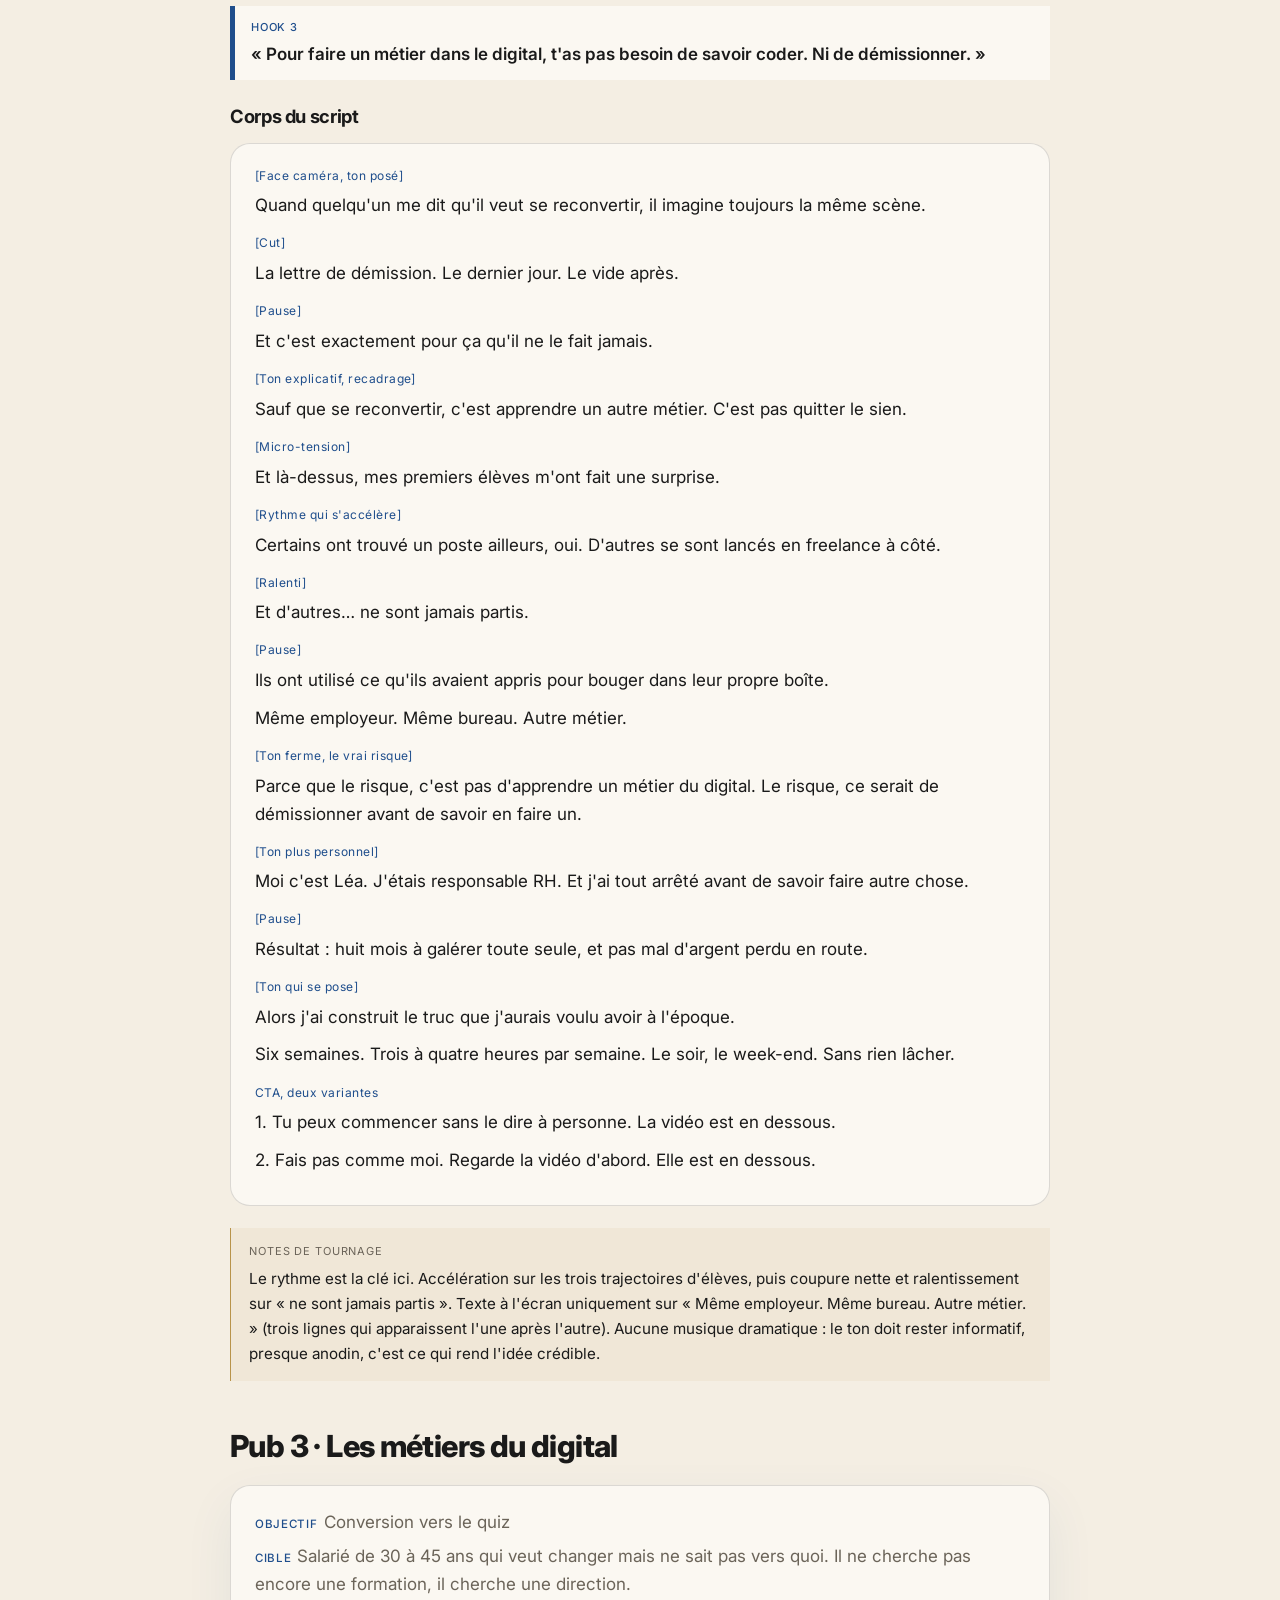
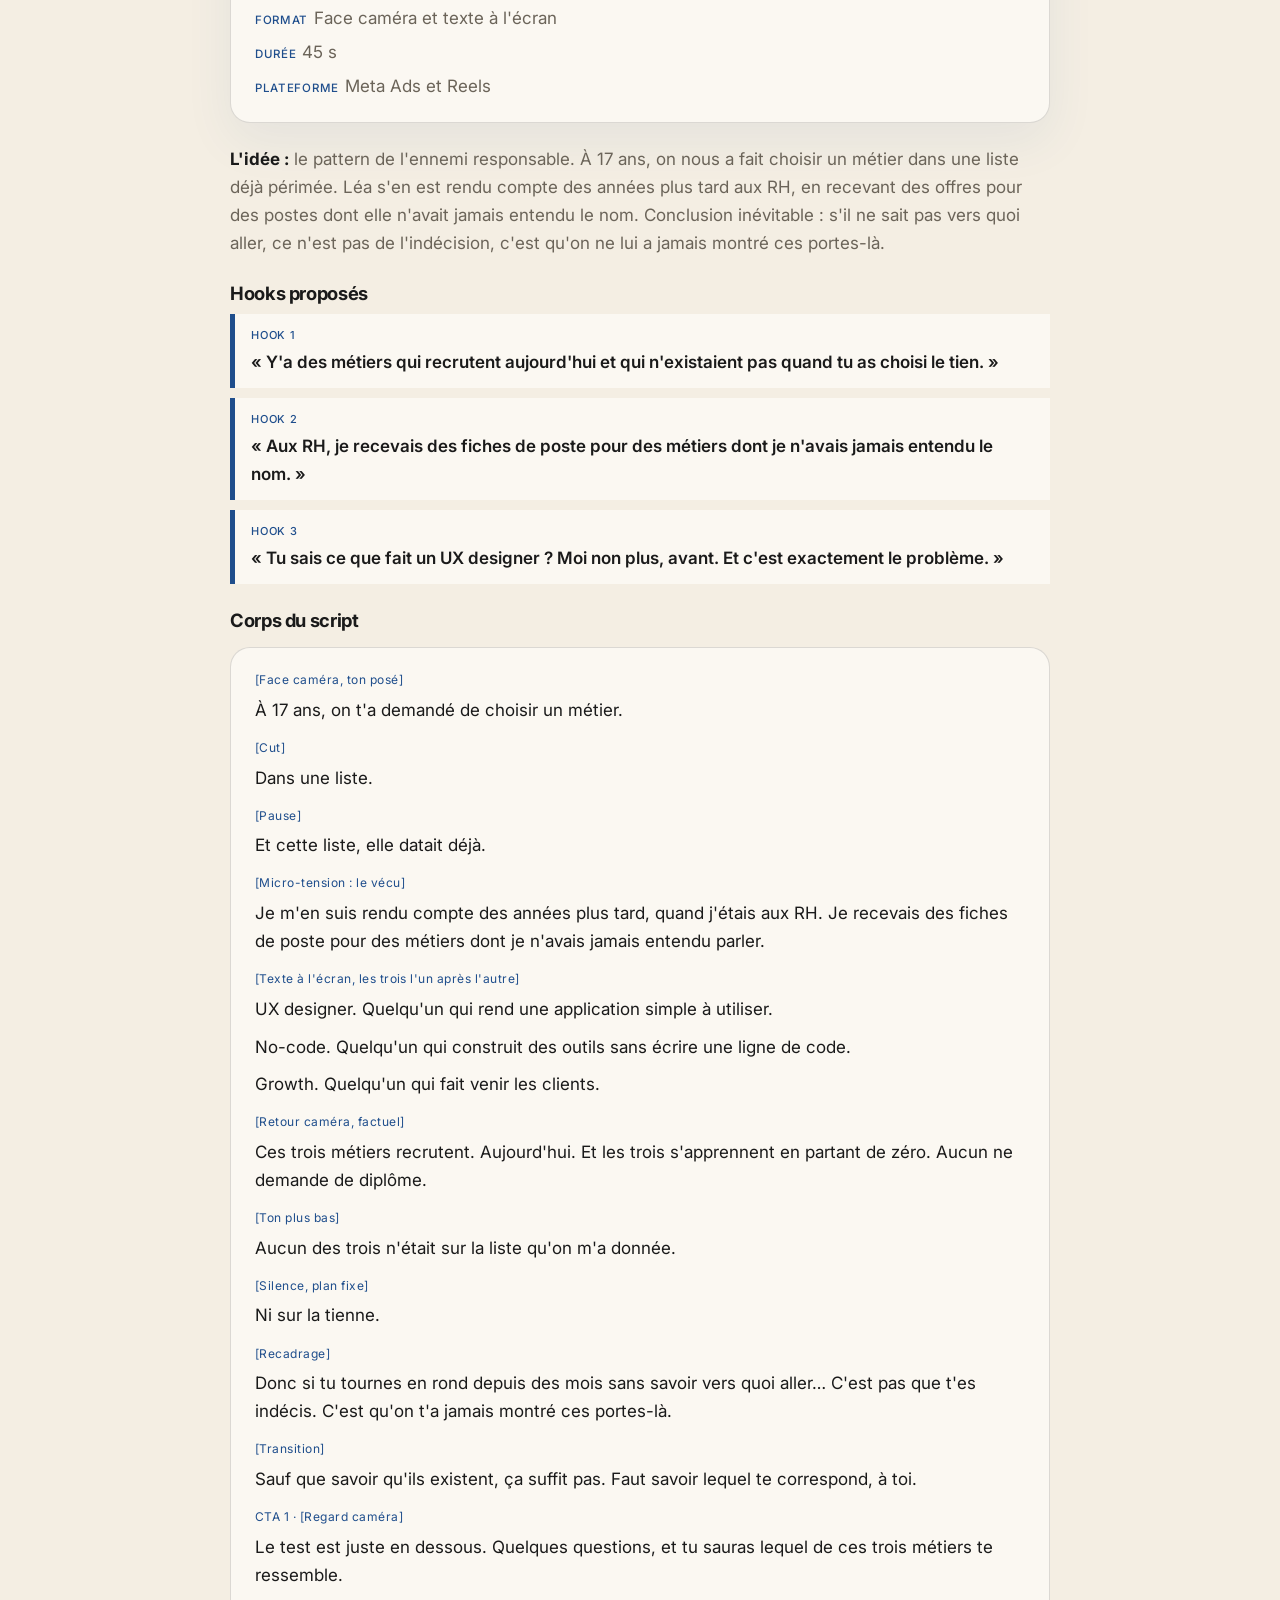
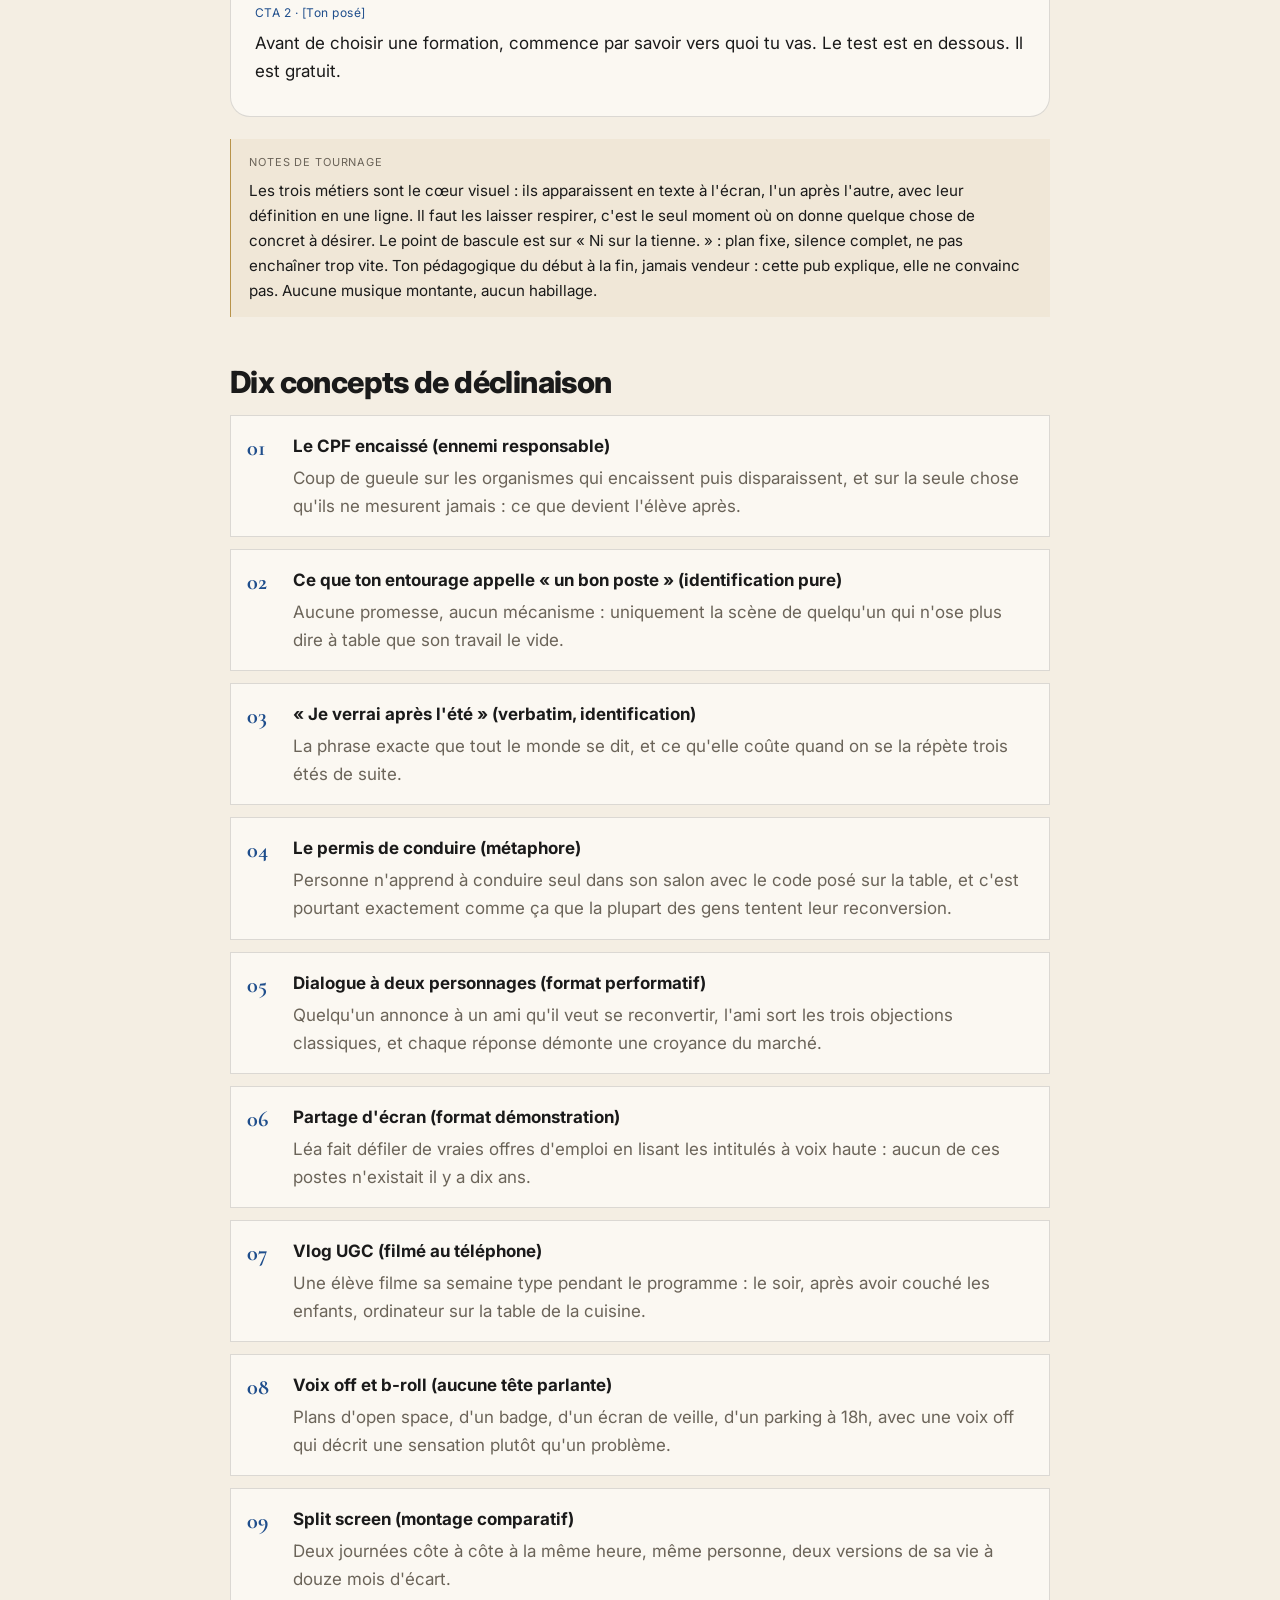
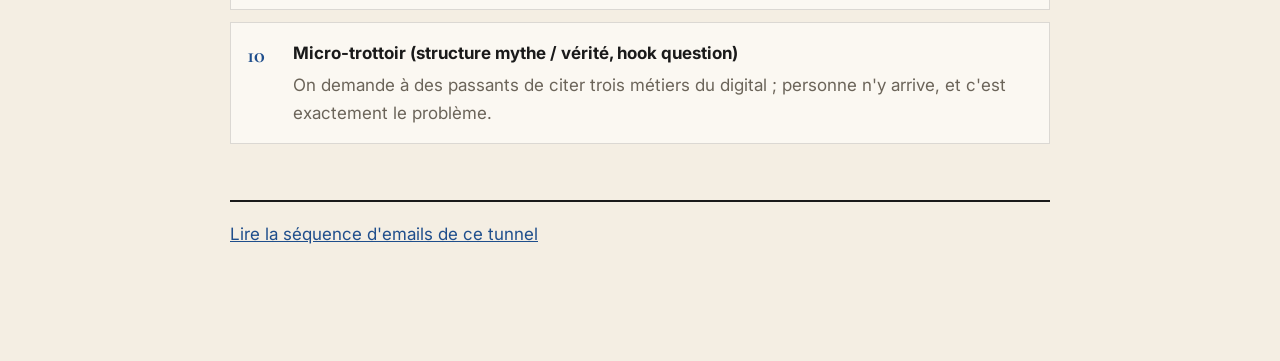
<file: pieces/scripts-publicitaires-reconversion.html>
<!doctype html>
<html lang="fr">
<head>
<meta charset="utf-8">
<meta name="viewport" content="width=device-width, initial-scale=1">
<title>Scripts publicitaires · Le tunnel de la reconversion · Mathilde</title>
<meta name="robots" content="noindex">
<link rel="preconnect" href="https://fonts.googleapis.com">
<link rel="preconnect" href="https://fonts.gstatic.com" crossorigin>
<link href="https://fonts.googleapis.com/css2?family=Inter:wght@400;500;600;700&family=Cormorant+Garamond:ital,wght@1,500&display=swap" rel="stylesheet">
<link rel="stylesheet" href="piece.css?v=2">
</head>
<body>
<a class="retour-portfolio" href="../index.html#ouvrages">← Retour au portfolio</a>
<main class="doc">
  <p class="surtitre">Ouvrage 02 · Scripts publicitaires</p>
  <h1>Trois publicités vidéo, dix concepts de déclinaison</h1>
  <p class="chapo">Programme « Reconversion Express » de Léa, ancienne responsable RH. Trois scripts face caméra pour amener le bon salarié vers la VSL ou vers le quiz.</p>

  <!-- PUB 1 -->
  <h2>Pub 1 · J'écartais les gens comme toi</h2>
  <div class="carte">
    <ul class="infos">
      <li><b>Objectif</b>Conversion vers la VSL</li>
      <li><b>Cible</b>40-50 ans, cadre ou proche de l'être, revenus stables. Précisément : celui qui a déjà candidaté ou qui n'ose pas, parce qu'il est convaincu qu'on ne le prendra pas à son âge.</li>
      <li><b>Format</b>Face caméra</li>
      <li><b>Durée</b>75 s</li>
      <li><b>Plateforme</b>Facebook Ads</li>
    </ul>
  </div>
  <p><strong>L'idée :</strong> transformer cette pub en aveu, avec le pattern « secret / interdit ». La conclusion inévitable pour le prospect : elle sait de quoi elle parle, car elle a été de l'autre côté.</p>
  <h3>Hooks proposés</h3>
  <ul class="hooks">
    <li><span>Hook 1</span>« J'ai passé 7 ans à écarter les candidatures des gens en reconversion. Aujourd'hui je fais exactement l'inverse. »</li>
    <li><span>Hook 2</span>« Si tes candidatures restent sans réponse, ce n'est pas ton âge. Les RH le savent mais ne le disent jamais. »</li>
    <li><span>Hook 3</span>« Avant d'accompagner des gens comme toi, j'étais celle qui lisait leur CV. »</li>
  </ul>
  <h3>Corps du script</h3>
  <div class="script">
    <p class="didas">[Face caméra, ton calme, presque une confidence]</p>
    <p>J'ai été responsable RH pendant sept ans. C'est moi qui ouvrais les candidatures.</p>
    <p class="didas">[Petite pause]</p>
    <p>Et les profils en reconversion, je les écartais presque tous.</p>
    <p class="didas">[Ton neutre, elle ne se justifie pas]</p>
    <p>Pas parce qu'ils étaient mauvais.</p>
    <p class="didas">[Cut sec]</p>
    <p>Je vais te dire ce que je voyais, moi, sur ces dossiers.</p>
    <p>Une lettre qui expliquait pourquoi la personne voulait changer. Un CV qui racontait l'ancien métier.</p>
    <p class="didas">[Silence 1 seconde]</p>
    <p>Et rien d'autre.</p>
    <p class="didas">[Regard caméra]</p>
    <p>Rien à ouvrir. Rien à regarder. Rien qui me montre ce qu'elle savait faire, maintenant.</p>
    <p class="didas">[Ton plus bas]</p>
    <p>Elle avait peut-être passé six mois à se former le soir. Je ne pouvais pas le savoir.</p>
    <p class="didas">[Pattern interrupt : rupture, ton personnel]</p>
    <p>Et cinq ans plus tard, c'est moi qui envoyais ces candidatures.</p>
    <p class="didas">[Plan légèrement plus serré]</p>
    <p>Burn-out à 29 ans. Huit mois à me reconvertir toute seule. Et j'ai fait exactement la même erreur que les gens que j'écartais.</p>
    <p class="didas">[Ton qui se pose : le mécanisme]</p>
    <p>Alors quand j'ai construit mon programme, je l'ai fait à l'envers. Pas : qu'est-ce que tu dois apprendre. Qu'est-ce que la personne en face doit voir.</p>
    <p class="didas">[Détail concret]</p>
    <p>Tes entretiens.</p>
    <p>Sur six semaines, il y en a trois qui servent uniquement à ça. Ton portfolio. Ton profil.</p>
    <p class="didas">[Preuve : la distinction qui tue]</p>
    <p>70 % de mes 60 premiers élèves ont décroché un poste ou une mission en trois mois. Pas 70 % qui ont fini le programme. 70 % qui ont retrouvé du travail.</p>
    <p class="didas">CTA · [Regard caméra, simple]</p>
    <p>Je t'explique tout dans la vidéo juste en dessous. C'est gratuit.</p>
    <p class="didas">[Ton posé]</p>
    <p>Si tu es en train de te former dans ton coin en espérant que ça suffira… Regarde la vidéo avant d'envoyer ta prochaine candidature.</p>
  </div>
  <div class="note"><span class="note-titre">Notes de tournage</span>Ne jamais sourire sur le premier tiers : c'est un aveu, pas une accroche. Couper serré sur « une lettre / un CV / et rien d'autre » (une phrase, un cut), puis plan fixe et silence total sur « Rien à ouvrir. » Le pattern interrupt « cinq ans plus tard, c'est moi qui envoyais ces candidatures » doit tomber sans transition, montage cut franc. Sous-titres incrustés.</div>

  <!-- PUB 2 -->
  <h2>Pub 2 · Ils ne sont jamais partis</h2>
  <div class="carte">
    <ul class="infos">
      <li><b>Objectif</b>Conversion vers la VSL</li>
      <li><b>Cible</b>Sophie, 38 ans, en parle depuis 2 ans, bloquée par le risque perçu</li>
      <li><b>Format</b>Face caméra</li>
      <li><b>Durée</b>45 s</li>
      <li><b>Plateforme</b>Reels / TikTok</li>
    </ul>
  </div>
  <p><strong>L'idée :</strong> la reconversion sans démission, avec un pattern de retournement contre-intuitif. Conclusion inévitable : on peut se reconvertir sans quitter son emploi.</p>
  <h3>Hooks proposés</h3>
  <ul class="hooks">
    <li><span>Hook 1</span>« Certains de mes élèves ne se sont jamais reconvertis. Ils ont juste changé de métier. Dans la même entreprise. »</li>
    <li><span>Hook 2</span>« Tu savais que tu n'avais pas besoin de démissionner pour changer de métier ? Je sais que ça sonne faux. Reste deux minutes. »</li>
    <li><span>Hook 3</span>« Pour faire un métier dans le digital, t'as pas besoin de savoir coder. Ni de démissionner. »</li>
  </ul>
  <h3>Corps du script</h3>
  <div class="script">
    <p class="didas">[Face caméra, ton posé]</p>
    <p>Quand quelqu'un me dit qu'il veut se reconvertir, il imagine toujours la même scène.</p>
    <p class="didas">[Cut]</p>
    <p>La lettre de démission. Le dernier jour. Le vide après.</p>
    <p class="didas">[Pause]</p>
    <p>Et c'est exactement pour ça qu'il ne le fait jamais.</p>
    <p class="didas">[Ton explicatif, recadrage]</p>
    <p>Sauf que se reconvertir, c'est apprendre un autre métier. C'est pas quitter le sien.</p>
    <p class="didas">[Micro-tension]</p>
    <p>Et là-dessus, mes premiers élèves m'ont fait une surprise.</p>
    <p class="didas">[Rythme qui s'accélère]</p>
    <p>Certains ont trouvé un poste ailleurs, oui. D'autres se sont lancés en freelance à côté.</p>
    <p class="didas">[Ralenti]</p>
    <p>Et d'autres… ne sont jamais partis.</p>
    <p class="didas">[Pause]</p>
    <p>Ils ont utilisé ce qu'ils avaient appris pour bouger dans leur propre boîte.</p>
    <p>Même employeur. Même bureau. Autre métier.</p>
    <p class="didas">[Ton ferme, le vrai risque]</p>
    <p>Parce que le risque, c'est pas d'apprendre un métier du digital. Le risque, ce serait de démissionner avant de savoir en faire un.</p>
    <p class="didas">[Ton plus personnel]</p>
    <p>Moi c'est Léa. J'étais responsable RH. Et j'ai tout arrêté avant de savoir faire autre chose.</p>
    <p class="didas">[Pause]</p>
    <p>Résultat : huit mois à galérer toute seule, et pas mal d'argent perdu en route.</p>
    <p class="didas">[Ton qui se pose]</p>
    <p>Alors j'ai construit le truc que j'aurais voulu avoir à l'époque.</p>
    <p>Six semaines. Trois à quatre heures par semaine. Le soir, le week-end. Sans rien lâcher.</p>
    <p class="didas">CTA, deux variantes</p>
    <p>1. Tu peux commencer sans le dire à personne. La vidéo est en dessous.</p>
    <p>2. Fais pas comme moi. Regarde la vidéo d'abord. Elle est en dessous.</p>
  </div>
  <div class="note"><span class="note-titre">Notes de tournage</span>Le rythme est la clé ici. Accélération sur les trois trajectoires d'élèves, puis coupure nette et ralentissement sur « ne sont jamais partis ». Texte à l'écran uniquement sur « Même employeur. Même bureau. Autre métier. » (trois lignes qui apparaissent l'une après l'autre). Aucune musique dramatique : le ton doit rester informatif, presque anodin, c'est ce qui rend l'idée crédible.</div>

  <!-- PUB 3 -->
  <h2>Pub 3 · Les métiers du digital</h2>
  <div class="carte">
    <ul class="infos">
      <li><b>Objectif</b>Conversion vers le quiz</li>
      <li><b>Cible</b>Salarié de 30 à 45 ans qui veut changer mais ne sait pas vers quoi. Il ne cherche pas encore une formation, il cherche une direction.</li>
      <li><b>Format</b>Face caméra et texte à l'écran</li>
      <li><b>Durée</b>45 s</li>
      <li><b>Plateforme</b>Meta Ads et Reels</li>
    </ul>
  </div>
  <p><strong>L'idée :</strong> le pattern de l'ennemi responsable. À 17 ans, on nous a fait choisir un métier dans une liste déjà périmée. Léa s'en est rendu compte des années plus tard aux RH, en recevant des offres pour des postes dont elle n'avait jamais entendu le nom. Conclusion inévitable : s'il ne sait pas vers quoi aller, ce n'est pas de l'indécision, c'est qu'on ne lui a jamais montré ces portes-là.</p>
  <h3>Hooks proposés</h3>
  <ul class="hooks">
    <li><span>Hook 1</span>« Y'a des métiers qui recrutent aujourd'hui et qui n'existaient pas quand tu as choisi le tien. »</li>
    <li><span>Hook 2</span>« Aux RH, je recevais des fiches de poste pour des métiers dont je n'avais jamais entendu le nom. »</li>
    <li><span>Hook 3</span>« Tu sais ce que fait un UX designer ? Moi non plus, avant. Et c'est exactement le problème. »</li>
  </ul>
  <h3>Corps du script</h3>
  <div class="script">
    <p class="didas">[Face caméra, ton posé]</p>
    <p>À 17 ans, on t'a demandé de choisir un métier.</p>
    <p class="didas">[Cut]</p>
    <p>Dans une liste.</p>
    <p class="didas">[Pause]</p>
    <p>Et cette liste, elle datait déjà.</p>
    <p class="didas">[Micro-tension : le vécu]</p>
    <p>Je m'en suis rendu compte des années plus tard, quand j'étais aux RH. Je recevais des fiches de poste pour des métiers dont je n'avais jamais entendu parler.</p>
    <p class="didas">[Texte à l'écran, les trois l'un après l'autre]</p>
    <p>UX designer. Quelqu'un qui rend une application simple à utiliser.</p>
    <p>No-code. Quelqu'un qui construit des outils sans écrire une ligne de code.</p>
    <p>Growth. Quelqu'un qui fait venir les clients.</p>
    <p class="didas">[Retour caméra, factuel]</p>
    <p>Ces trois métiers recrutent. Aujourd'hui. Et les trois s'apprennent en partant de zéro. Aucun ne demande de diplôme.</p>
    <p class="didas">[Ton plus bas]</p>
    <p>Aucun des trois n'était sur la liste qu'on m'a donnée.</p>
    <p class="didas">[Silence, plan fixe]</p>
    <p>Ni sur la tienne.</p>
    <p class="didas">[Recadrage]</p>
    <p>Donc si tu tournes en rond depuis des mois sans savoir vers quoi aller… C'est pas que t'es indécis. C'est qu'on t'a jamais montré ces portes-là.</p>
    <p class="didas">[Transition]</p>
    <p>Sauf que savoir qu'ils existent, ça suffit pas. Faut savoir lequel te correspond, à toi.</p>
    <p class="didas">CTA 1 · [Regard caméra]</p>
    <p>Le test est juste en dessous. Quelques questions, et tu sauras lequel de ces trois métiers te ressemble.</p>
    <p class="didas">CTA 2 · [Ton posé]</p>
    <p>Avant de choisir une formation, commence par savoir vers quoi tu vas. Le test est en dessous. Il est gratuit.</p>
  </div>
  <div class="note"><span class="note-titre">Notes de tournage</span>Les trois métiers sont le cœur visuel : ils apparaissent en texte à l'écran, l'un après l'autre, avec leur définition en une ligne. Il faut les laisser respirer, c'est le seul moment où on donne quelque chose de concret à désirer. Le point de bascule est sur « Ni sur la tienne. » : plan fixe, silence complet, ne pas enchaîner trop vite. Ton pédagogique du début à la fin, jamais vendeur : cette pub explique, elle ne convainc pas. Aucune musique montante, aucun habillage.</div>

  <!-- CONCEPTS -->
  <h2>Dix concepts de déclinaison</h2>
  <ol class="concepts">
    <li><strong>Le CPF encaissé (ennemi responsable)</strong>Coup de gueule sur les organismes qui encaissent puis disparaissent, et sur la seule chose qu'ils ne mesurent jamais : ce que devient l'élève après.</li>
    <li><strong>Ce que ton entourage appelle « un bon poste » (identification pure)</strong>Aucune promesse, aucun mécanisme : uniquement la scène de quelqu'un qui n'ose plus dire à table que son travail le vide.</li>
    <li><strong>« Je verrai après l'été » (verbatim, identification)</strong>La phrase exacte que tout le monde se dit, et ce qu'elle coûte quand on se la répète trois étés de suite.</li>
    <li><strong>Le permis de conduire (métaphore)</strong>Personne n'apprend à conduire seul dans son salon avec le code posé sur la table, et c'est pourtant exactement comme ça que la plupart des gens tentent leur reconversion.</li>
    <li><strong>Dialogue à deux personnages (format performatif)</strong>Quelqu'un annonce à un ami qu'il veut se reconvertir, l'ami sort les trois objections classiques, et chaque réponse démonte une croyance du marché.</li>
    <li><strong>Partage d'écran (format démonstration)</strong>Léa fait défiler de vraies offres d'emploi en lisant les intitulés à voix haute : aucun de ces postes n'existait il y a dix ans.</li>
    <li><strong>Vlog UGC (filmé au téléphone)</strong>Une élève filme sa semaine type pendant le programme : le soir, après avoir couché les enfants, ordinateur sur la table de la cuisine.</li>
    <li><strong>Voix off et b-roll (aucune tête parlante)</strong>Plans d'open space, d'un badge, d'un écran de veille, d'un parking à 18h, avec une voix off qui décrit une sensation plutôt qu'un problème.</li>
    <li><strong>Split screen (montage comparatif)</strong>Deux journées côte à côte à la même heure, même personne, deux versions de sa vie à douze mois d'écart.</li>
    <li><strong>Micro-trottoir (structure mythe / vérité, hook question)</strong>On demande à des passants de citer trois métiers du digital ; personne n'y arrive, et c'est exactement le problème.</li>
  </ol>

  <p class="pied-piece"><a href="sequence-bienvenue-reconversion.html">Lire la séquence d'emails de ce tunnel</a></p>
</main>
</body>
</html>
</file>
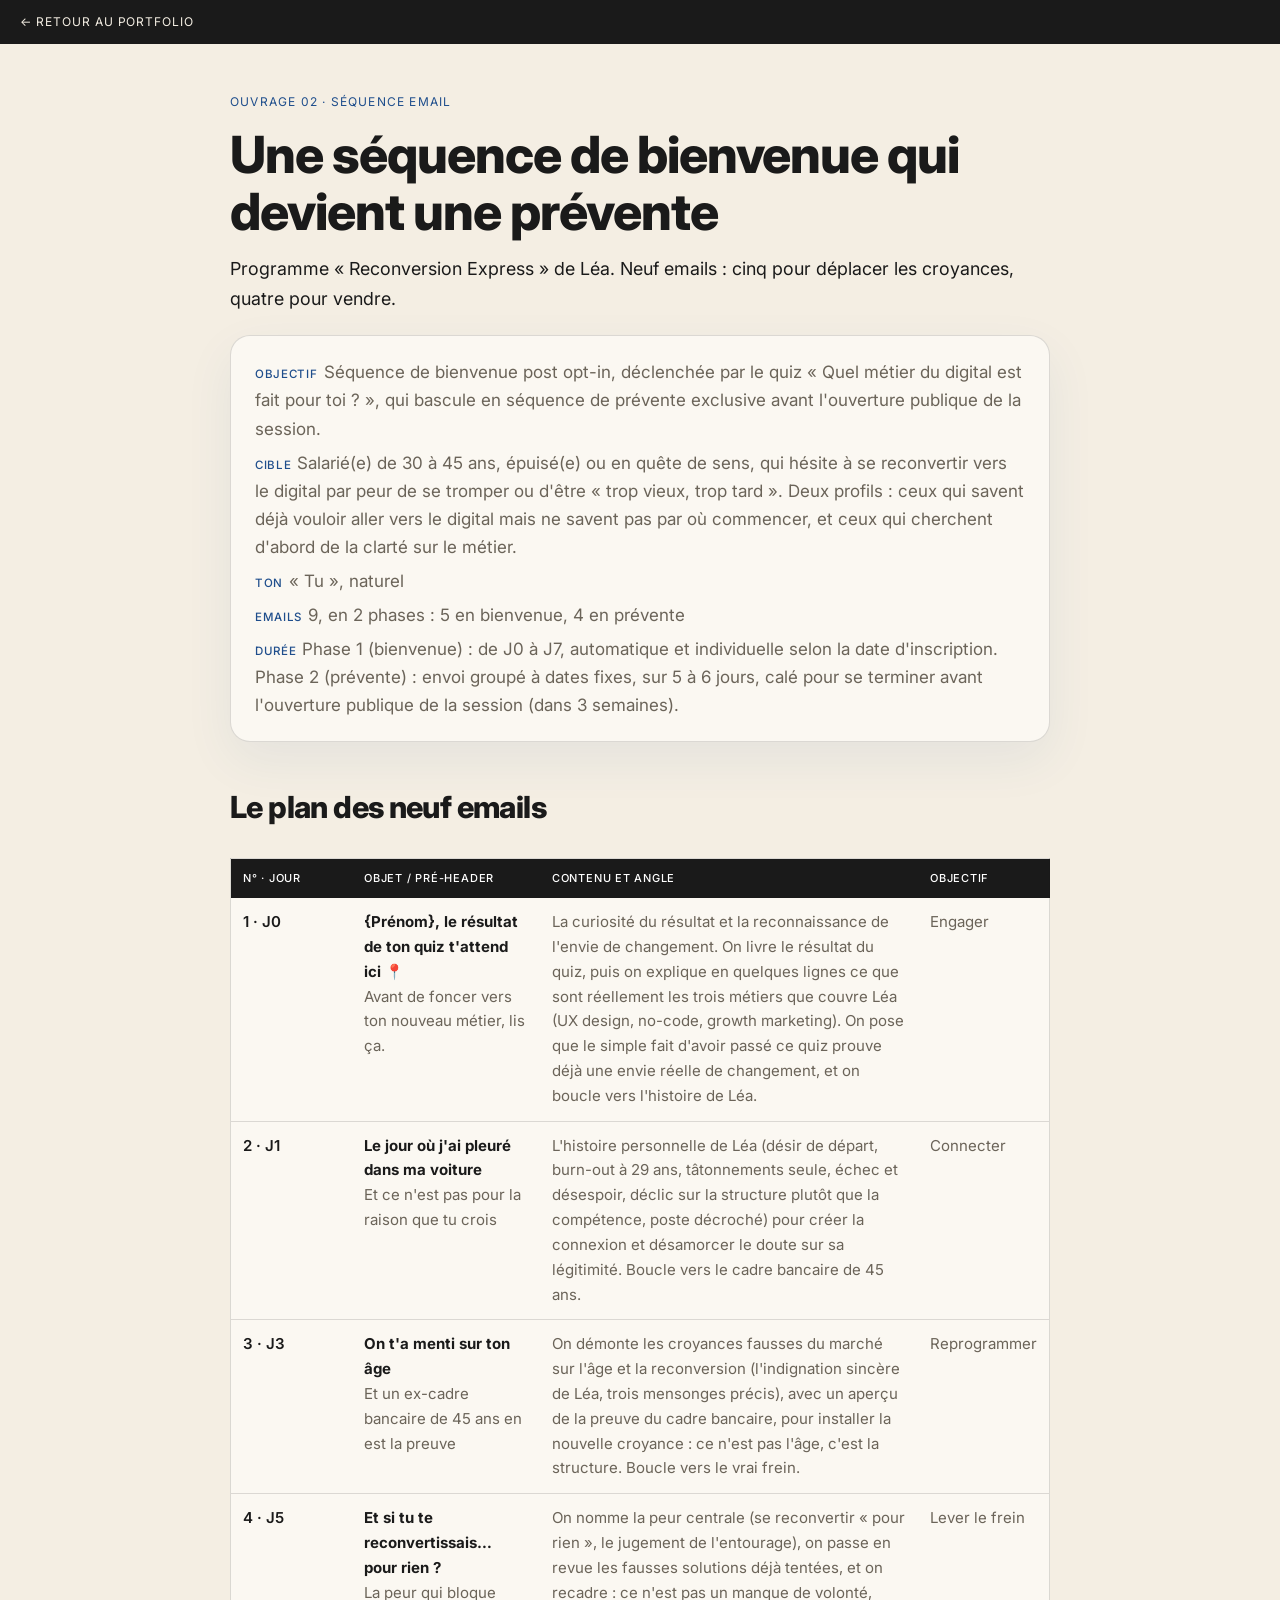
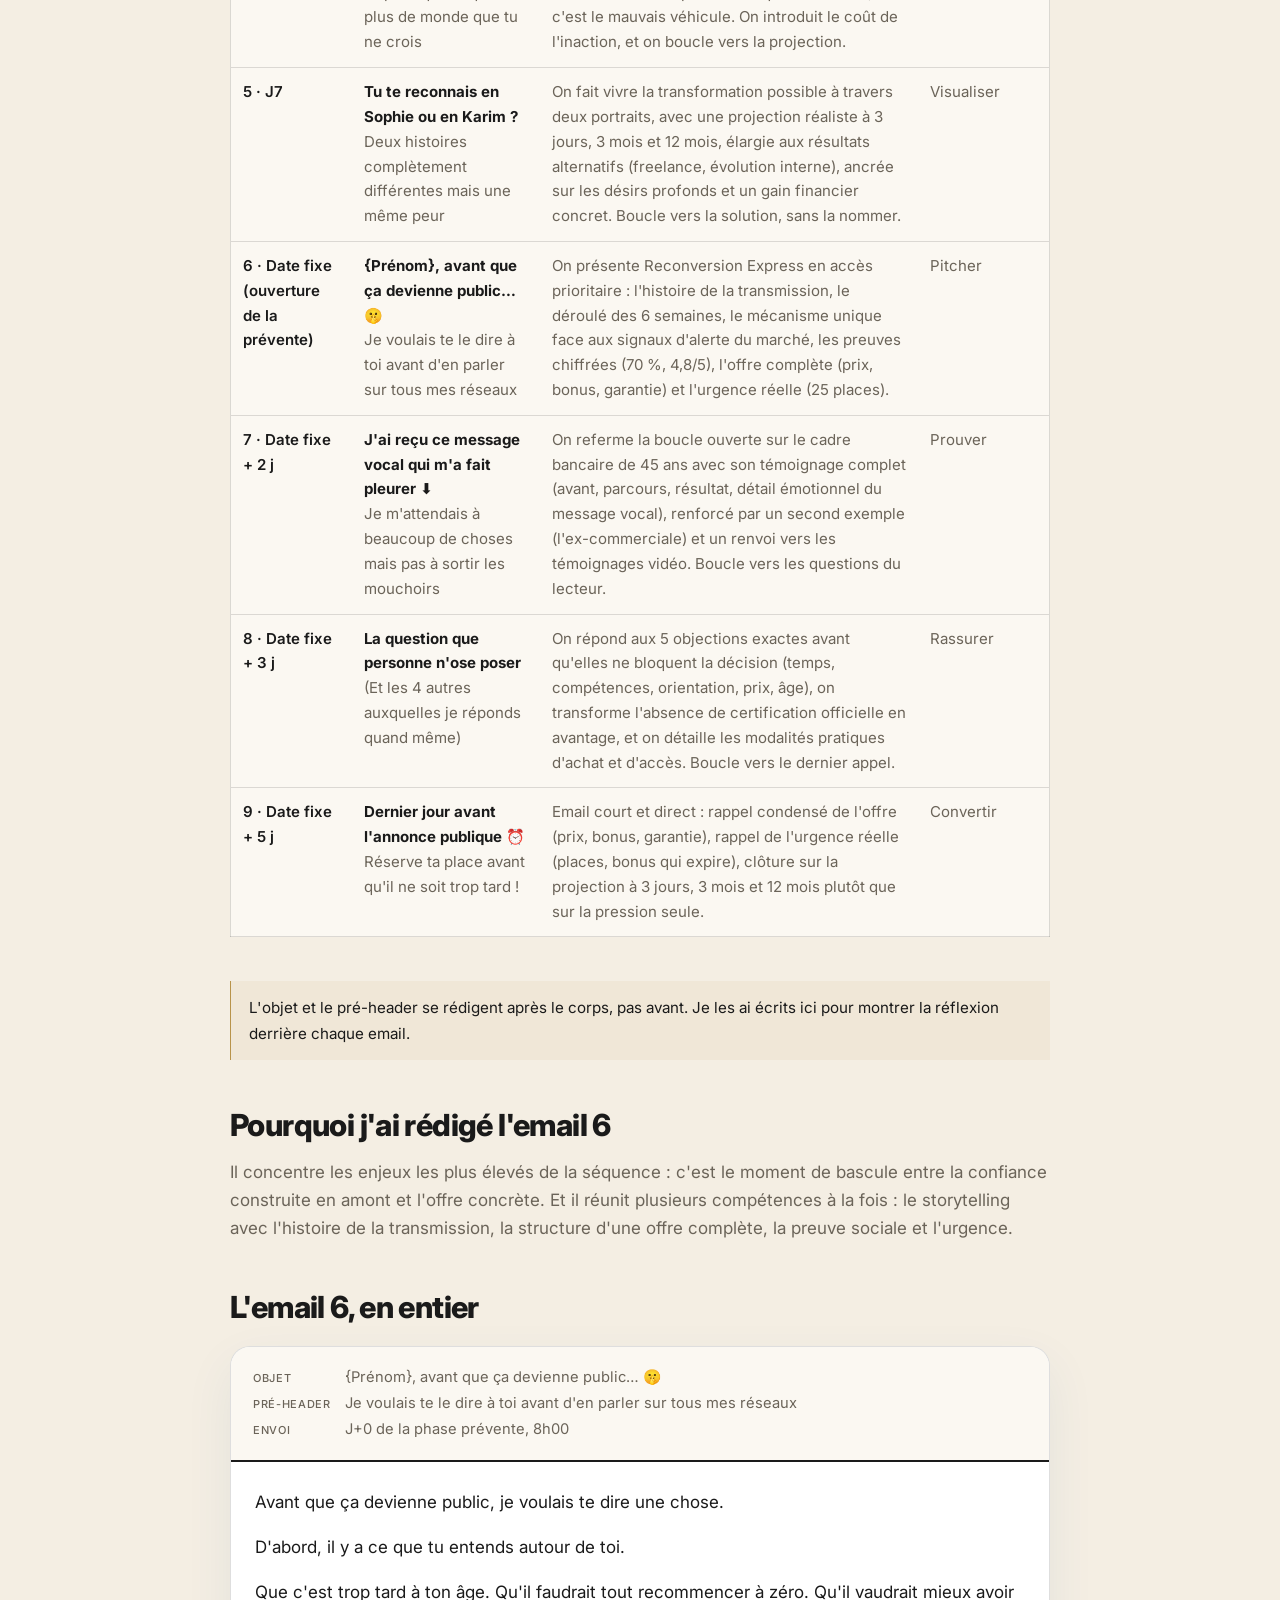
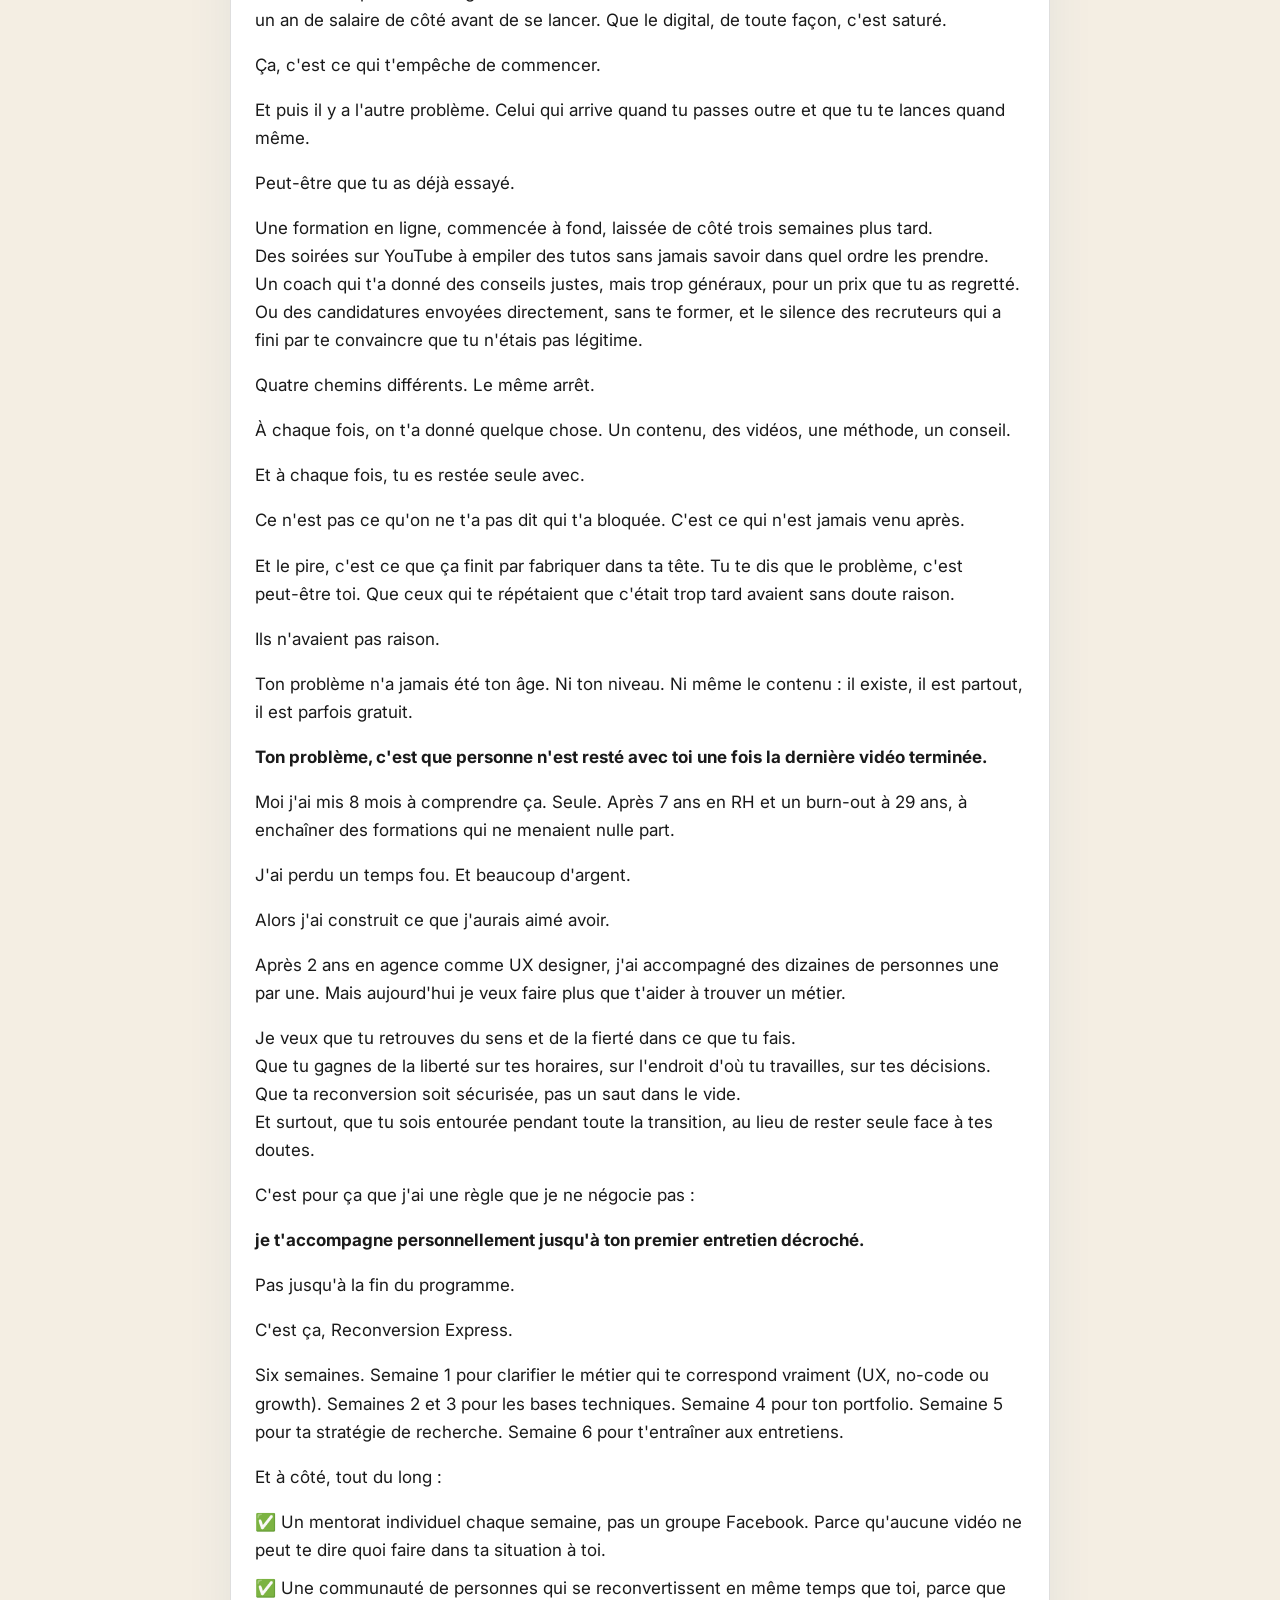
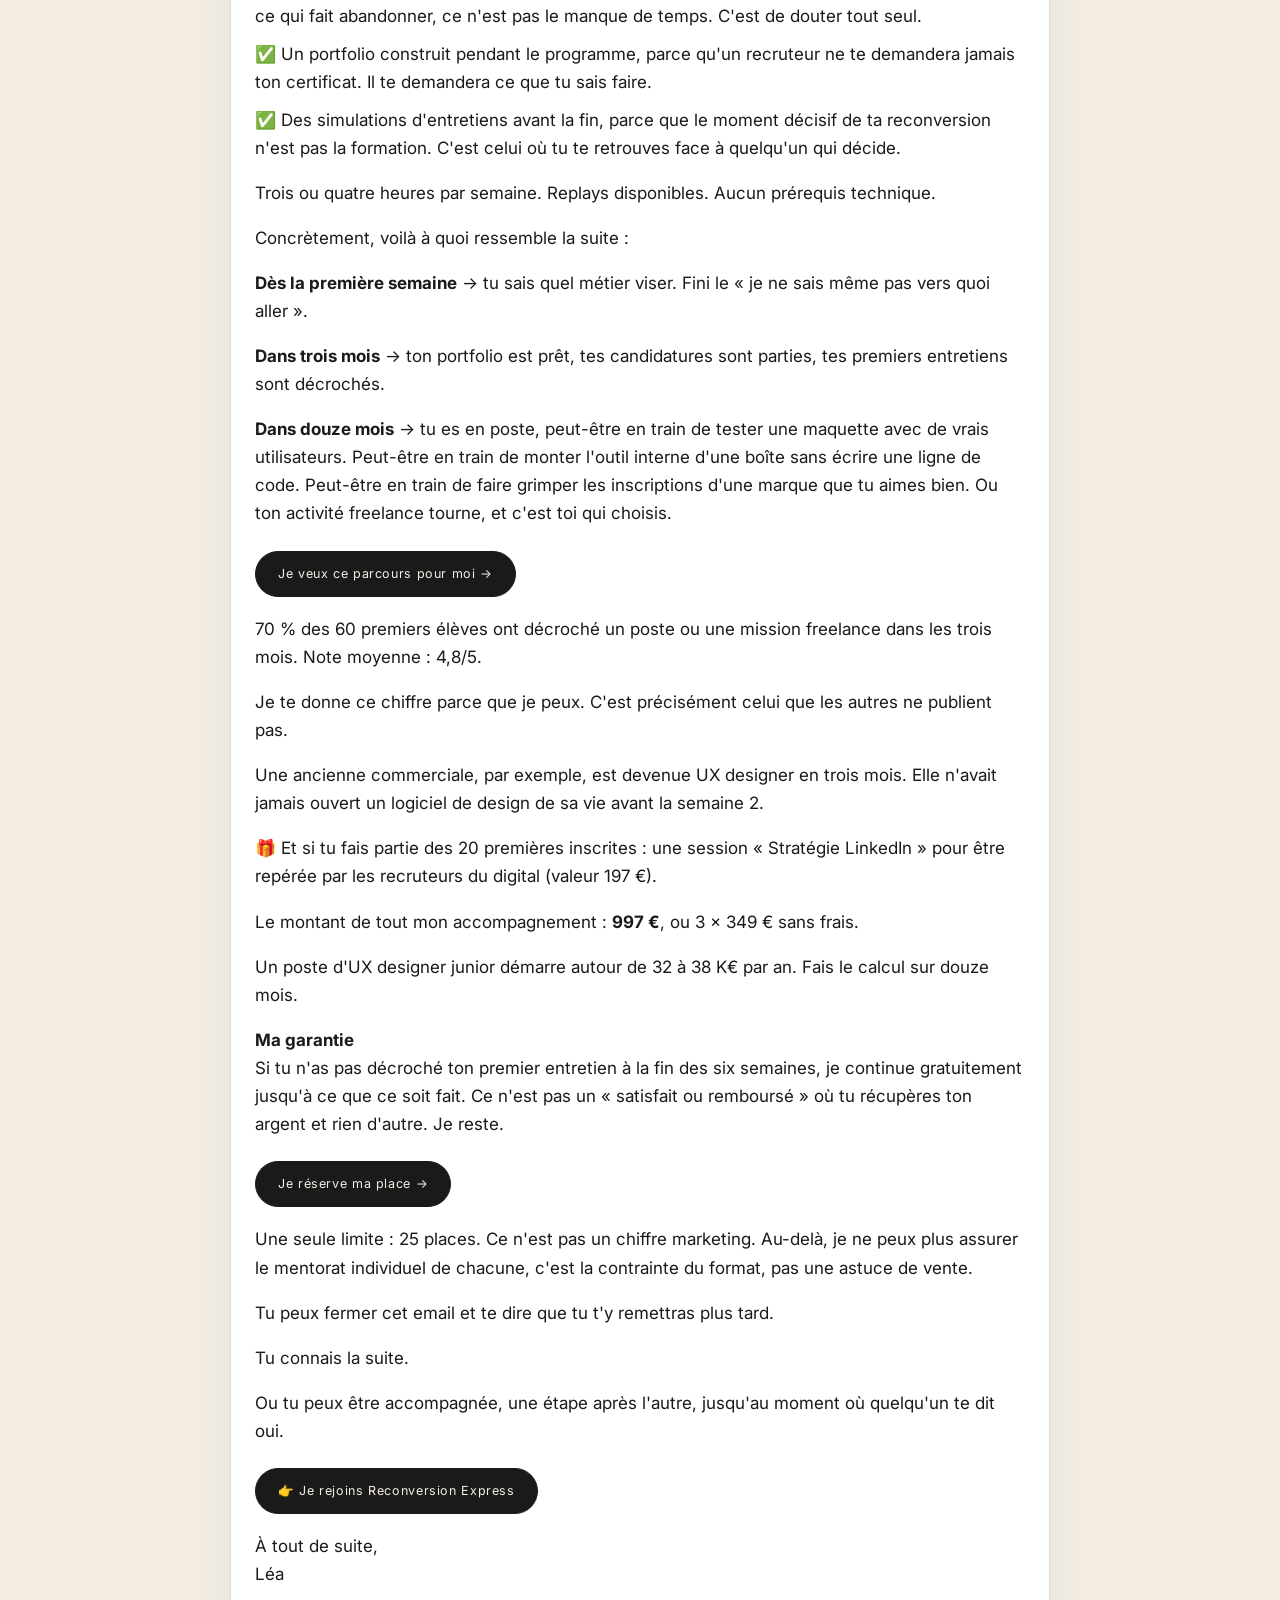
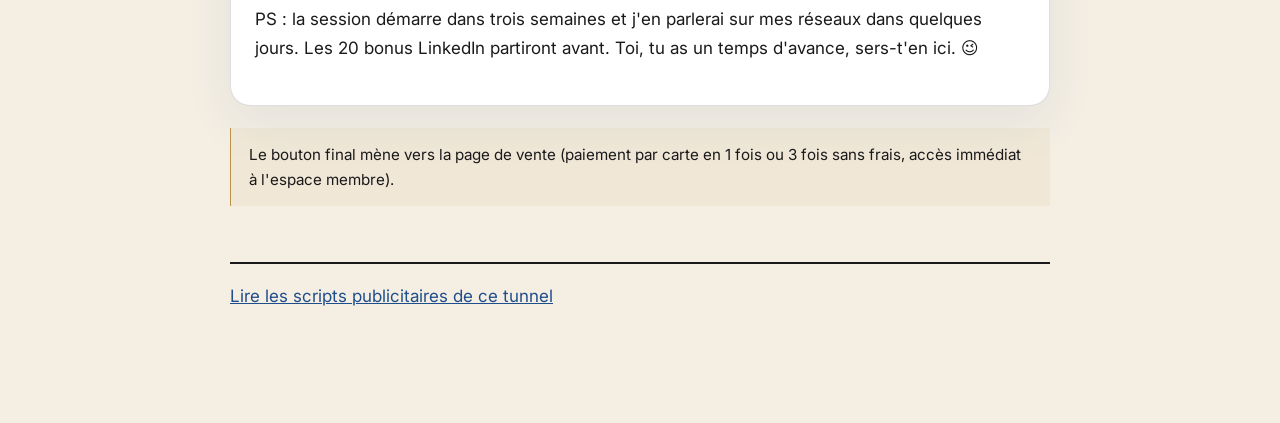
<file: pieces/sequence-bienvenue-reconversion.html>
<!doctype html>
<html lang="fr">
<head>
<meta charset="utf-8">
<meta name="viewport" content="width=device-width, initial-scale=1">
<title>Séquence de bienvenue · Le tunnel de la reconversion · Mathilde</title>
<meta name="robots" content="noindex">
<link rel="preconnect" href="https://fonts.googleapis.com">
<link rel="preconnect" href="https://fonts.gstatic.com" crossorigin>
<link href="https://fonts.googleapis.com/css2?family=Inter:wght@400;500;600;700&family=Cormorant+Garamond:ital,wght@1,500&display=swap" rel="stylesheet">
<link rel="stylesheet" href="piece.css?v=2">
</head>
<body>
<a class="retour-portfolio" href="../index.html#ouvrages">← Retour au portfolio</a>
<main class="doc">
  <p class="surtitre">Ouvrage 02 · Séquence email</p>
  <h1>Une séquence de bienvenue qui devient une prévente</h1>
  <p class="chapo">Programme « Reconversion Express » de Léa. Neuf emails : cinq pour déplacer les croyances, quatre pour vendre.</p>

  <div class="carte">
    <ul class="infos">
      <li><b>Objectif</b>Séquence de bienvenue post opt-in, déclenchée par le quiz « Quel métier du digital est fait pour toi ? », qui bascule en séquence de prévente exclusive avant l'ouverture publique de la session.</li>
      <li><b>Cible</b>Salarié(e) de 30 à 45 ans, épuisé(e) ou en quête de sens, qui hésite à se reconvertir vers le digital par peur de se tromper ou d'être « trop vieux, trop tard ». Deux profils : ceux qui savent déjà vouloir aller vers le digital mais ne savent pas par où commencer, et ceux qui cherchent d'abord de la clarté sur le métier.</li>
      <li><b>Ton</b>« Tu », naturel</li>
      <li><b>Emails</b>9, en 2 phases : 5 en bienvenue, 4 en prévente</li>
      <li><b>Durée</b>Phase 1 (bienvenue) : de J0 à J7, automatique et individuelle selon la date d'inscription. Phase 2 (prévente) : envoi groupé à dates fixes, sur 5 à 6 jours, calé pour se terminer avant l'ouverture publique de la session (dans 3 semaines).</li>
    </ul>
  </div>

  <h2>Le plan des neuf emails</h2>
  <div class="defile-x">
    <table class="tableau">
      <thead><tr><th>N° · Jour</th><th>Objet / pré-header</th><th>Contenu et angle</th><th>Objectif</th></tr></thead>
      <tbody>
        <tr><td>1 · J0</td><td><strong>{Prénom}, le résultat de ton quiz t'attend ici 📍</strong><br>Avant de foncer vers ton nouveau métier, lis ça.</td><td>La curiosité du résultat et la reconnaissance de l'envie de changement. On livre le résultat du quiz, puis on explique en quelques lignes ce que sont réellement les trois métiers que couvre Léa (UX design, no-code, growth marketing). On pose que le simple fait d'avoir passé ce quiz prouve déjà une envie réelle de changement, et on boucle vers l'histoire de Léa.</td><td>Engager</td></tr>
        <tr><td>2 · J1</td><td><strong>Le jour où j'ai pleuré dans ma voiture</strong><br>Et ce n'est pas pour la raison que tu crois</td><td>L'histoire personnelle de Léa (désir de départ, burn-out à 29 ans, tâtonnements seule, échec et désespoir, déclic sur la structure plutôt que la compétence, poste décroché) pour créer la connexion et désamorcer le doute sur sa légitimité. Boucle vers le cadre bancaire de 45 ans.</td><td>Connecter</td></tr>
        <tr><td>3 · J3</td><td><strong>On t'a menti sur ton âge</strong><br>Et un ex-cadre bancaire de 45 ans en est la preuve</td><td>On démonte les croyances fausses du marché sur l'âge et la reconversion (l'indignation sincère de Léa, trois mensonges précis), avec un aperçu de la preuve du cadre bancaire, pour installer la nouvelle croyance : ce n'est pas l'âge, c'est la structure. Boucle vers le vrai frein.</td><td>Reprogrammer</td></tr>
        <tr><td>4 · J5</td><td><strong>Et si tu te reconvertissais… pour rien ?</strong><br>La peur qui bloque plus de monde que tu ne crois</td><td>On nomme la peur centrale (se reconvertir « pour rien », le jugement de l'entourage), on passe en revue les fausses solutions déjà tentées, et on recadre : ce n'est pas un manque de volonté, c'est le mauvais véhicule. On introduit le coût de l'inaction, et on boucle vers la projection.</td><td>Lever le frein</td></tr>
        <tr><td>5 · J7</td><td><strong>Tu te reconnais en Sophie ou en Karim ?</strong><br>Deux histoires complètement différentes mais une même peur</td><td>On fait vivre la transformation possible à travers deux portraits, avec une projection réaliste à 3 jours, 3 mois et 12 mois, élargie aux résultats alternatifs (freelance, évolution interne), ancrée sur les désirs profonds et un gain financier concret. Boucle vers la solution, sans la nommer.</td><td>Visualiser</td></tr>
        <tr><td>6 · Date fixe (ouverture de la prévente)</td><td><strong>{Prénom}, avant que ça devienne public… 🤫</strong><br>Je voulais te le dire à toi avant d'en parler sur tous mes réseaux</td><td>On présente Reconversion Express en accès prioritaire : l'histoire de la transmission, le déroulé des 6 semaines, le mécanisme unique face aux signaux d'alerte du marché, les preuves chiffrées (70 %, 4,8/5), l'offre complète (prix, bonus, garantie) et l'urgence réelle (25 places).</td><td>Pitcher</td></tr>
        <tr><td>7 · Date fixe + 2 j</td><td><strong>J'ai reçu ce message vocal qui m'a fait pleurer ⬇</strong><br>Je m'attendais à beaucoup de choses mais pas à sortir les mouchoirs</td><td>On referme la boucle ouverte sur le cadre bancaire de 45 ans avec son témoignage complet (avant, parcours, résultat, détail émotionnel du message vocal), renforcé par un second exemple (l'ex-commerciale) et un renvoi vers les témoignages vidéo. Boucle vers les questions du lecteur.</td><td>Prouver</td></tr>
        <tr><td>8 · Date fixe + 3 j</td><td><strong>La question que personne n'ose poser</strong><br>(Et les 4 autres auxquelles je réponds quand même)</td><td>On répond aux 5 objections exactes avant qu'elles ne bloquent la décision (temps, compétences, orientation, prix, âge), on transforme l'absence de certification officielle en avantage, et on détaille les modalités pratiques d'achat et d'accès. Boucle vers le dernier appel.</td><td>Rassurer</td></tr>
        <tr><td>9 · Date fixe + 5 j</td><td><strong>Dernier jour avant l'annonce publique ⏰</strong><br>Réserve ta place avant qu'il ne soit trop tard !</td><td>Email court et direct : rappel condensé de l'offre (prix, bonus, garantie), rappel de l'urgence réelle (places, bonus qui expire), clôture sur la projection à 3 jours, 3 mois et 12 mois plutôt que sur la pression seule.</td><td>Convertir</td></tr>
      </tbody>
    </table>
  </div>
  <div class="note">L'objet et le pré-header se rédigent après le corps, pas avant. Je les ai écrits ici pour montrer la réflexion derrière chaque email.</div>

  <h2>Pourquoi j'ai rédigé l'email 6</h2>
  <p>Il concentre les enjeux les plus élevés de la séquence : c'est le moment de bascule entre la confiance construite en amont et l'offre concrète. Et il réunit plusieurs compétences à la fois : le storytelling avec l'histoire de la transmission, la structure d'une offre complète, la preuve sociale et l'urgence.</p>

  <h2>L'email 6, en entier</h2>
  <div class="mail">
    <div class="mail-tete">
      <div><b>Objet</b>{Prénom}, avant que ça devienne public… 🤫</div>
      <div><b>Pré-header</b>Je voulais te le dire à toi avant d'en parler sur tous mes réseaux</div>
      <div><b>Envoi</b>J+0 de la phase prévente, 8h00</div>
    </div>
    <div class="mail-corps">
      <p>Avant que ça devienne public, je voulais te dire une chose.</p>
      <p>D'abord, il y a ce que tu entends autour de toi.</p>
      <p>Que c'est trop tard à ton âge. Qu'il faudrait tout recommencer à zéro. Qu'il vaudrait mieux avoir un an de salaire de côté avant de se lancer. Que le digital, de toute façon, c'est saturé.</p>
      <p>Ça, c'est ce qui t'empêche de commencer.</p>
      <p>Et puis il y a l'autre problème. Celui qui arrive quand tu passes outre et que tu te lances quand même.</p>
      <p>Peut-être que tu as déjà essayé.</p>
      <p>Une formation en ligne, commencée à fond, laissée de côté trois semaines plus tard.<br>Des soirées sur YouTube à empiler des tutos sans jamais savoir dans quel ordre les prendre.<br>Un coach qui t'a donné des conseils justes, mais trop généraux, pour un prix que tu as regretté.<br>Ou des candidatures envoyées directement, sans te former, et le silence des recruteurs qui a fini par te convaincre que tu n'étais pas légitime.</p>
      <p>Quatre chemins différents. Le même arrêt.</p>
      <p>À chaque fois, on t'a donné quelque chose. Un contenu, des vidéos, une méthode, un conseil.</p>
      <p>Et à chaque fois, tu es restée seule avec.</p>
      <p>Ce n'est pas ce qu'on ne t'a pas dit qui t'a bloquée. C'est ce qui n'est jamais venu après.</p>
      <p>Et le pire, c'est ce que ça finit par fabriquer dans ta tête. Tu te dis que le problème, c'est peut-être toi. Que ceux qui te répétaient que c'était trop tard avaient sans doute raison.</p>
      <p>Ils n'avaient pas raison.</p>
      <p>Ton problème n'a jamais été ton âge. Ni ton niveau. Ni même le contenu : il existe, il est partout, il est parfois gratuit.</p>
      <p><strong>Ton problème, c'est que personne n'est resté avec toi une fois la dernière vidéo terminée.</strong></p>
      <p>Moi j'ai mis 8 mois à comprendre ça. Seule. Après 7 ans en RH et un burn-out à 29 ans, à enchaîner des formations qui ne menaient nulle part.</p>
      <p>J'ai perdu un temps fou. Et beaucoup d'argent.</p>
      <p>Alors j'ai construit ce que j'aurais aimé avoir.</p>
      <p>Après 2 ans en agence comme UX designer, j'ai accompagné des dizaines de personnes une par une. Mais aujourd'hui je veux faire plus que t'aider à trouver un métier.</p>
      <p>Je veux que tu retrouves du sens et de la fierté dans ce que tu fais.<br>Que tu gagnes de la liberté sur tes horaires, sur l'endroit d'où tu travailles, sur tes décisions.<br>Que ta reconversion soit sécurisée, pas un saut dans le vide.<br>Et surtout, que tu sois entourée pendant toute la transition, au lieu de rester seule face à tes doutes.</p>
      <p>C'est pour ça que j'ai une règle que je ne négocie pas :</p>
      <p><strong>je t'accompagne personnellement jusqu'à ton premier entretien décroché.</strong></p>
      <p>Pas jusqu'à la fin du programme.</p>
      <p>C'est ça, Reconversion Express.</p>
      <p>Six semaines. Semaine 1 pour clarifier le métier qui te correspond vraiment (UX, no-code ou growth). Semaines 2 et 3 pour les bases techniques. Semaine 4 pour ton portfolio. Semaine 5 pour ta stratégie de recherche. Semaine 6 pour t'entraîner aux entretiens.</p>
      <p>Et à côté, tout du long :</p>
      <ul>
        <li>✅ Un mentorat individuel chaque semaine, pas un groupe Facebook. Parce qu'aucune vidéo ne peut te dire quoi faire dans ta situation à toi.</li>
        <li>✅ Une communauté de personnes qui se reconvertissent en même temps que toi, parce que ce qui fait abandonner, ce n'est pas le manque de temps. C'est de douter tout seul.</li>
        <li>✅ Un portfolio construit pendant le programme, parce qu'un recruteur ne te demandera jamais ton certificat. Il te demandera ce que tu sais faire.</li>
        <li>✅ Des simulations d'entretiens avant la fin, parce que le moment décisif de ta reconversion n'est pas la formation. C'est celui où tu te retrouves face à quelqu'un qui décide.</li>
      </ul>
      <p>Trois ou quatre heures par semaine. Replays disponibles. Aucun prérequis technique.</p>
      <p>Concrètement, voilà à quoi ressemble la suite :</p>
      <p><strong>Dès la première semaine</strong> → tu sais quel métier viser. Fini le « je ne sais même pas vers quoi aller ».</p>
      <p><strong>Dans trois mois</strong> → ton portfolio est prêt, tes candidatures sont parties, tes premiers entretiens sont décrochés.</p>
      <p><strong>Dans douze mois</strong> → tu es en poste, peut-être en train de tester une maquette avec de vrais utilisateurs. Peut-être en train de monter l'outil interne d'une boîte sans écrire une ligne de code. Peut-être en train de faire grimper les inscriptions d'une marque que tu aimes bien. Ou ton activité freelance tourne, et c'est toi qui choisis.</p>
      <a class="bouton" href="#" onclick="return false">Je veux ce parcours pour moi →</a>
      <p>70 % des 60 premiers élèves ont décroché un poste ou une mission freelance dans les trois mois. Note moyenne : 4,8/5.</p>
      <p>Je te donne ce chiffre parce que je peux. C'est précisément celui que les autres ne publient pas.</p>
      <p>Une ancienne commerciale, par exemple, est devenue UX designer en trois mois. Elle n'avait jamais ouvert un logiciel de design de sa vie avant la semaine 2.</p>
      <p>🎁 Et si tu fais partie des 20 premières inscrites : une session « Stratégie LinkedIn » pour être repérée par les recruteurs du digital (valeur 197 €).</p>
      <p>Le montant de tout mon accompagnement : <strong>997 €</strong>, ou 3 × 349 € sans frais.</p>
      <p>Un poste d'UX designer junior démarre autour de 32 à 38 K€ par an. Fais le calcul sur douze mois.</p>
      <p><strong>Ma garantie</strong><br>Si tu n'as pas décroché ton premier entretien à la fin des six semaines, je continue gratuitement jusqu'à ce que ce soit fait. Ce n'est pas un « satisfait ou remboursé » où tu récupères ton argent et rien d'autre. Je reste.</p>
      <a class="bouton" href="#" onclick="return false">Je réserve ma place →</a>
      <p>Une seule limite : 25 places. Ce n'est pas un chiffre marketing. Au-delà, je ne peux plus assurer le mentorat individuel de chacune, c'est la contrainte du format, pas une astuce de vente.</p>
      <p>Tu peux fermer cet email et te dire que tu t'y remettras plus tard.</p>
      <p>Tu connais la suite.</p>
      <p>Ou tu peux être accompagnée, une étape après l'autre, jusqu'au moment où quelqu'un te dit oui.</p>
      <a class="bouton" href="#" onclick="return false">👉 Je rejoins Reconversion Express</a>
      <p>À tout de suite,<br>Léa</p>
      <p>PS : la session démarre dans trois semaines et j'en parlerai sur mes réseaux dans quelques jours. Les 20 bonus LinkedIn partiront avant. Toi, tu as un temps d'avance, sers-t'en ici. 😉</p>
    </div>
  </div>
  <div class="note">Le bouton final mène vers la page de vente (paiement par carte en 1 fois ou 3 fois sans frais, accès immédiat à l'espace membre).</div>

  <p class="pied-piece"><a href="scripts-publicitaires-reconversion.html">Lire les scripts publicitaires de ce tunnel</a></p>
</main>
</body>
</html>
</file>
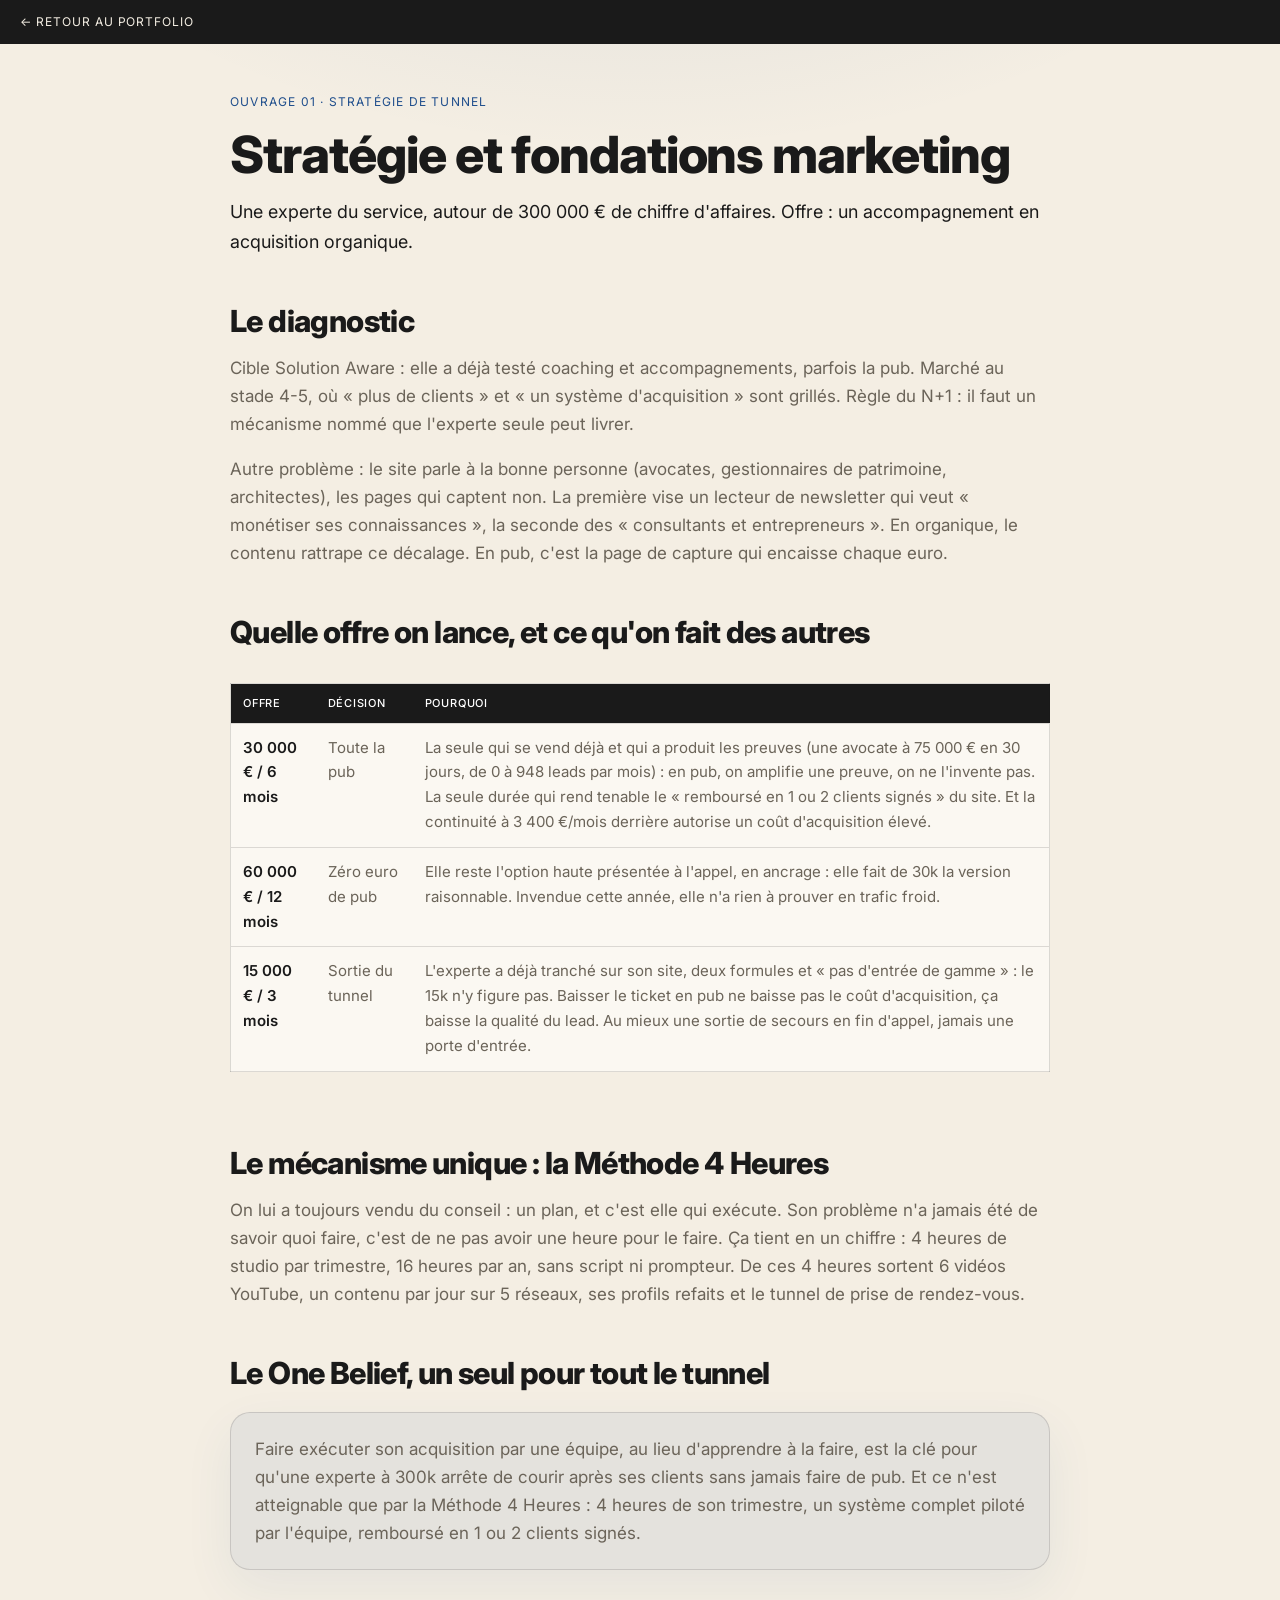
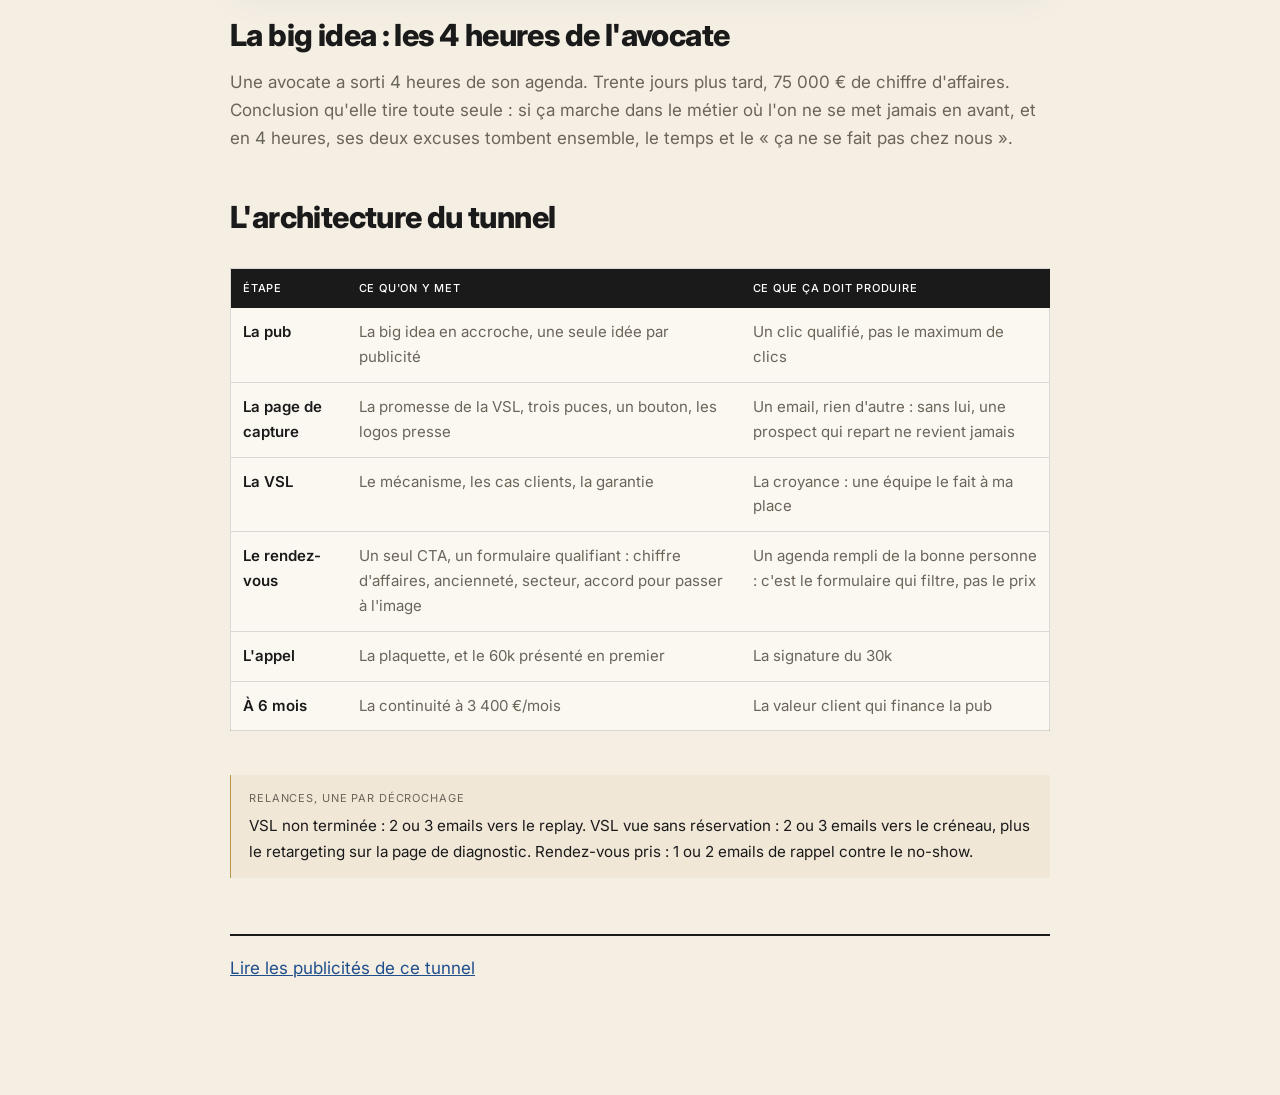
<file: pieces/strategie-tunnel-acquisition.html>
<!doctype html>
<html lang="fr">
<head>
<meta charset="utf-8">
<meta name="viewport" content="width=device-width, initial-scale=1">
<title>Stratégie de tunnel · Les 4 heures de l'avocate · Mathilde</title>
<meta name="robots" content="noindex">
<link rel="preconnect" href="https://fonts.googleapis.com">
<link rel="preconnect" href="https://fonts.gstatic.com" crossorigin>
<link href="https://fonts.googleapis.com/css2?family=Inter:wght@400;500;600;700&family=Cormorant+Garamond:ital,wght@1,500&display=swap" rel="stylesheet">
<link rel="stylesheet" href="piece.css?v=2">
</head>
<body>
<a class="retour-portfolio" href="../index.html#ouvrages">← Retour au portfolio</a>
<main class="doc">
  <p class="surtitre">Ouvrage 01 · Stratégie de tunnel</p>
  <h1>Stratégie et fondations marketing</h1>
  <p class="chapo">Une experte du service, autour de 300 000 € de chiffre d'affaires. Offre : un accompagnement en acquisition organique.</p>

  <h2>Le diagnostic</h2>
  <p>Cible Solution Aware : elle a déjà testé coaching et accompagnements, parfois la pub. Marché au stade 4-5, où « plus de clients » et « un système d'acquisition » sont grillés. Règle du N+1 : il faut un mécanisme nommé que l'experte seule peut livrer.</p>
  <p>Autre problème : le site parle à la bonne personne (avocates, gestionnaires de patrimoine, architectes), les pages qui captent non. La première vise un lecteur de newsletter qui veut « monétiser ses connaissances », la seconde des « consultants et entrepreneurs ». En organique, le contenu rattrape ce décalage. En pub, c'est la page de capture qui encaisse chaque euro.</p>

  <h2>Quelle offre on lance, et ce qu'on fait des autres</h2>
  <div class="defile-x">
    <table class="tableau">
      <thead><tr><th>Offre</th><th>Décision</th><th>Pourquoi</th></tr></thead>
      <tbody>
        <tr><td>30 000 € / 6 mois</td><td>Toute la pub</td><td>La seule qui se vend déjà et qui a produit les preuves (une avocate à 75 000 € en 30 jours, de 0 à 948 leads par mois) : en pub, on amplifie une preuve, on ne l'invente pas. La seule durée qui rend tenable le « remboursé en 1 ou 2 clients signés » du site. Et la continuité à 3 400 €/mois derrière autorise un coût d'acquisition élevé.</td></tr>
        <tr><td>60 000 € / 12 mois</td><td>Zéro euro de pub</td><td>Elle reste l'option haute présentée à l'appel, en ancrage : elle fait de 30k la version raisonnable. Invendue cette année, elle n'a rien à prouver en trafic froid.</td></tr>
        <tr><td>15 000 € / 3 mois</td><td>Sortie du tunnel</td><td>L'experte a déjà tranché sur son site, deux formules et « pas d'entrée de gamme » : le 15k n'y figure pas. Baisser le ticket en pub ne baisse pas le coût d'acquisition, ça baisse la qualité du lead. Au mieux une sortie de secours en fin d'appel, jamais une porte d'entrée.</td></tr>
      </tbody>
    </table>
  </div>

  <h2>Le mécanisme unique : la Méthode 4 Heures</h2>
  <p>On lui a toujours vendu du conseil : un plan, et c'est elle qui exécute. Son problème n'a jamais été de savoir quoi faire, c'est de ne pas avoir une heure pour le faire. Ça tient en un chiffre : 4 heures de studio par trimestre, 16 heures par an, sans script ni prompteur. De ces 4 heures sortent 6 vidéos YouTube, un contenu par jour sur 5 réseaux, ses profils refaits et le tunnel de prise de rendez-vous.</p>

  <h2>Le One Belief, un seul pour tout le tunnel</h2>
  <div class="carte carte-bleue">
    <p>Faire exécuter son acquisition par une équipe, au lieu d'apprendre à la faire, est la clé pour qu'une experte à 300k arrête de courir après ses clients sans jamais faire de pub. Et ce n'est atteignable que par la Méthode 4 Heures : 4 heures de son trimestre, un système complet piloté par l'équipe, remboursé en 1 ou 2 clients signés.</p>
  </div>

  <h2>La big idea : les 4 heures de l'avocate</h2>
  <p>Une avocate a sorti 4 heures de son agenda. Trente jours plus tard, 75 000 € de chiffre d'affaires. Conclusion qu'elle tire toute seule : si ça marche dans le métier où l'on ne se met jamais en avant, et en 4 heures, ses deux excuses tombent ensemble, le temps et le « ça ne se fait pas chez nous ».</p>

  <h2>L'architecture du tunnel</h2>
  <div class="defile-x">
    <table class="tableau">
      <thead><tr><th>Étape</th><th>Ce qu'on y met</th><th>Ce que ça doit produire</th></tr></thead>
      <tbody>
        <tr><td>La pub</td><td>La big idea en accroche, une seule idée par publicité</td><td>Un clic qualifié, pas le maximum de clics</td></tr>
        <tr><td>La page de capture</td><td>La promesse de la VSL, trois puces, un bouton, les logos presse</td><td>Un email, rien d'autre : sans lui, une prospect qui repart ne revient jamais</td></tr>
        <tr><td>La VSL</td><td>Le mécanisme, les cas clients, la garantie</td><td>La croyance : une équipe le fait à ma place</td></tr>
        <tr><td>Le rendez-vous</td><td>Un seul CTA, un formulaire qualifiant : chiffre d'affaires, ancienneté, secteur, accord pour passer à l'image</td><td>Un agenda rempli de la bonne personne : c'est le formulaire qui filtre, pas le prix</td></tr>
        <tr><td>L'appel</td><td>La plaquette, et le 60k présenté en premier</td><td>La signature du 30k</td></tr>
        <tr><td>À 6 mois</td><td>La continuité à 3 400 €/mois</td><td>La valeur client qui finance la pub</td></tr>
      </tbody>
    </table>
  </div>
  <div class="note">
    <span class="note-titre">Relances, une par décrochage</span>
    VSL non terminée : 2 ou 3 emails vers le replay. VSL vue sans réservation : 2 ou 3 emails vers le créneau, plus le retargeting sur la page de diagnostic. Rendez-vous pris : 1 ou 2 emails de rappel contre le no-show.
  </div>

  <p class="pied-piece"><a href="concepts-publicitaires-acquisition.html">Lire les publicités de ce tunnel</a></p>
</main>
</body>
</html>
</file>
<file: css/style.css>
/* Mathilde · Direction artistique « Cléopâtre moderne »
   Old money, lumineux, épuré. Le bleu lapis porte l'identité, l'ocre réchauffe, l'or reste rare.
   Toutes les couleurs et les typos sont définies ici, puis utilisées partout. */

:root {
  /* La palette */
  --creme: #F4EEE3;        /* fond principal */
  --blanc: #FBF8F2;        /* cartes, surfaces */
  --lapis: #1F4E8C;        /* couleur signature, liens, mots accentués */
  --or: #B8934A;           /* accents fins uniquement : filets, icônes, soulignés, hover */
  --noir: #1A1A1A;         /* texte principal */
  --gris: #6B6459;         /* texte secondaire */

  /* Nuances dérivées de la palette */
  --lapis-voile: rgba(31, 78, 140, .07);
  --lapis-clair: rgba(31, 78, 140, .14);
  --verre: rgba(251, 248, 242, .62);
  --trait: rgba(26, 26, 26, .09);
  --trait-fort: rgba(26, 26, 26, .2);
  --terre: #9C4A32;        /* repère discret pour « le problème » et « pas encore » */
  --ocre: #C2772E;         /* ocre égyptienne : chaleur, fonds de section, chiffres, symboles */
  --ocre-fonce: #8F5219;   /* ocre lisible pour du texte sur fond clair */
  --ocre-voile: rgba(194, 119, 46, .09);
  --ocre-sable: #EFDFC6;   /* sable chaud pour les bandeaux */

  /* Les typos */
  --f-sans: "Inter", system-ui, -apple-system, "Segoe UI", sans-serif;
  --f-serif: "Cormorant Garamond", "Times New Roman", serif;

  /* Formes et ombres */
  --rayon: 20px;
  --ombre: 0 18px 50px rgba(31, 78, 140, .07), 0 2px 8px rgba(26, 26, 26, .04);
  --ombre-hover: 0 24px 60px rgba(31, 78, 140, .12), 0 2px 8px rgba(26, 26, 26, .05);

  /* Alias utilisés par les composants de la visite */
  --ink: var(--noir); --sheet: var(--blanc); --blue: var(--lapis); --blue-ink: var(--lapis);
  --wash: var(--lapis-voile); --graphite: var(--gris); --rule: var(--trait-fort); --rule-soft: #EAE3D6;
  --red: var(--terre); --red-ink: var(--terre); --grid: rgba(26, 26, 26, .035);
  --f-mono: var(--f-sans); --f-titre: var(--f-sans); --f-texte: var(--f-sans);
}

*, *::before, *::after { box-sizing: border-box; }
[hidden] { display: none !important; }

html { scroll-behavior: smooth; -webkit-text-size-adjust: 100%; scroll-padding-top: 84px; }
body {
  margin: 0;
  background-color: var(--creme);
  background-image:
    radial-gradient(1100px 700px at 50% -8%, rgba(31, 78, 140, .13), transparent 68%),
    radial-gradient(700px 500px at 88% 12%, rgba(31, 78, 140, .06), transparent 70%),
    radial-gradient(800px 600px at 6% 22%, rgba(194, 119, 46, .16), transparent 70%);
  background-repeat: no-repeat;
  color: var(--gris);
  font-family: var(--f-sans);
  font-size: 17px;
  line-height: 1.7;
  -webkit-font-smoothing: antialiased;
  overflow-x: hidden;
}

h1, h2, h3, h4 { font-family: var(--f-sans); color: var(--noir); margin: 0; text-wrap: balance; }
p { margin: 0 0 1em; }
strong { color: var(--noir); font-weight: 600; }
a { color: var(--lapis); text-decoration-color: rgba(31, 78, 140, .35); text-underline-offset: 3px; }
a:hover { text-decoration-color: var(--or); }
ul, ol { margin: 0; padding: 0; list-style: none; }
svg { display: block; }

:focus-visible { outline: 2px solid var(--lapis); outline-offset: 3px; border-radius: 6px; }
::selection { background: var(--lapis); color: var(--blanc); }

.vh { position: absolute; width: 1px; height: 1px; overflow: hidden; clip: rect(0 0 0 0); white-space: nowrap; }
.centre { text-align: center; }
.col { max-width: 720px; margin-left: auto; margin-right: auto; }

/* Mots d'accent : 1 ou 2 mots par titre, jamais un titre entier */
.accent {
  font-family: var(--f-serif); font-style: italic; font-weight: 500; color: var(--lapis);
  letter-spacing: 0; font-size: 1.12em; line-height: 1;
}

/* Les anciens thèmes de section deviennent tous clairs */
.t-bleu, .t-encre, .t-rouge, .t-jaune, .clair { color: var(--gris); }

/* Barre de progression */
.progression { position: fixed; inset: 0 0 auto 0; height: 2px; z-index: 60; }
.progression span {
  display: block; height: 100%; background: linear-gradient(90deg, var(--lapis), var(--or));
  transform: scaleX(0); transform-origin: left;
}

/* En-tête */
.entete {
  position: sticky; top: 0; z-index: 50;
  display: flex; align-items: center; gap: 14px;
  padding: 12px 20px; background: rgba(244, 238, 227, .78);
  -webkit-backdrop-filter: blur(14px); backdrop-filter: blur(14px);
  border-bottom: 1px solid var(--trait);
}
.entete-nom { font-weight: 600; font-size: 1.05rem; letter-spacing: -.01em; color: var(--noir); text-decoration: none; margin-right: auto; }
.entete-nav { display: none; gap: 28px; margin-right: 8px; }
.entete-nav a { font-size: 13.5px; color: var(--noir); text-decoration: none; padding: 6px 0; border-bottom: 1px solid transparent; transition: border-color .25s; }
.entete-nav a:hover { border-color: var(--or); }
.monogramme {
  display: grid; place-items: center; flex: none; width: 38px; height: 38px; border-radius: 11px;
  background: var(--noir); color: var(--or); text-decoration: none;
  font-family: var(--f-serif); font-style: italic; font-weight: 500; font-size: 1.45rem; line-height: 1;
}
@media (min-width: 960px) { .entete { padding: 14px 40px; } .entete-nav { display: flex; } }

/* Boutons en pilule : un plein noir doux, un clair */
.btn {
  display: inline-flex; align-items: center; justify-content: center; gap: 8px;
  padding: 15px 28px; border: 1px solid var(--noir); border-radius: 999px;
  background: var(--noir); color: var(--creme);
  font-family: var(--f-sans); font-size: 15px; font-weight: 500; letter-spacing: 0; line-height: 1.3;
  text-decoration: none; text-align: center; cursor: pointer;
  transition: transform .3s ease, box-shadow .3s ease, background .3s ease, border-color .3s ease;
}
.btn:hover { transform: translateY(-2px); box-shadow: 0 12px 28px rgba(26, 26, 26, .16); }
.btn:active { transform: none; }
.btn-ligne { background: transparent; color: var(--noir); border-color: var(--trait-fort); }
.btn-ligne:hover { border-color: var(--or); box-shadow: none; }
.btn-petit { padding: 10px 18px; font-size: 13.5px; white-space: nowrap; }
.btn-grand { padding: 18px 34px; font-size: 16px; }

/* Étiquettes */
.etiq {
  display: inline-block; padding: 6px 14px; border: 1px solid var(--trait-fort); border-radius: 999px;
  background: var(--verre); color: var(--noir);
  font-size: 12.5px; font-weight: 500; letter-spacing: .02em; line-height: 1.4;
}
.etiq-plein { background: var(--lapis); border-color: var(--lapis); color: var(--blanc); }
.etiq-gris { background: transparent; color: var(--gris); }

/* Cartes en verre dépoli */
.benefices li, .confiance-pastille, .encadre, .fiche, .stat, .cas li, .etape, .tarif, .raisons li, .versus,
.marche, .visite, .constats li, .chiffres li, .peine, .offre, .sciences li {
  background: var(--verre);
  -webkit-backdrop-filter: blur(12px); backdrop-filter: blur(12px);
  border: 1px solid var(--trait); border-radius: var(--rayon); box-shadow: var(--ombre);
}

/* Hero */
.hero { padding: 48px 0 64px; text-align: center; position: relative; }
.hero::before {
  content: ""; position: absolute; left: 50%; top: 40px; width: min(900px, 120vw); height: 520px; transform: translateX(-50%);
  background: radial-gradient(closest-side, rgba(31, 78, 140, .12), transparent); pointer-events: none; z-index: -1;
}
.hero-in { max-width: 1080px; margin: 0 auto; padding: 0 20px; }
.confiance-pastille {
  display: inline-flex; flex-wrap: wrap; align-items: center; justify-content: center; gap: 6px 12px;
  padding: 8px 18px; margin-bottom: 30px; border-radius: 999px;
  font-size: 12.5px; letter-spacing: .02em; color: var(--gris);
}
.confiance-pastille span:first-child { color: var(--lapis); font-weight: 500; }
.logo-mot { display: inline-flex; align-items: center; gap: 8px; font-weight: 600; font-size: 1.05rem; color: var(--noir); letter-spacing: -.01em; }
.logo-mot img { width: 26px; height: 26px; border-radius: 6px; }
.surtitre { font-size: 12.5px; font-weight: 500; letter-spacing: .14em; text-transform: uppercase; color: var(--lapis); margin-bottom: 18px; }
h1 {
  font-size: clamp(2.15rem, 5.6vw, 4.1rem); font-weight: 700; line-height: 1.06; letter-spacing: -.035em;
  max-width: 940px; margin: 0 auto 24px;
}
h1 .accent { font-size: 1.14em; }
.h1-fin { display: block; margin-top: .35em; font-size: .46em; font-weight: 500; letter-spacing: -.01em; color: var(--gris); }
.chapo { font-size: clamp(1.08rem, 2vw, 1.25rem); line-height: 1.6; color: var(--noir); max-width: 640px; margin: 0 auto 32px; }
.actions { display: flex; flex-wrap: wrap; justify-content: center; gap: 12px; margin-bottom: 26px; }
.etiquettes { display: flex; flex-wrap: wrap; justify-content: center; gap: 8px; margin-bottom: 14px; }
.hero-note { font-size: .95rem; max-width: 520px; margin: 0 auto; }
.hero-dessin { max-width: 700px; margin: 36px auto 0; }
.no-js .hero-dessin { display: none; }
.benefices { display: grid; gap: 16px; margin-top: 36px; text-align: left; }
.benefices li { padding: 22px 24px; font-weight: 600; font-size: 1.04rem; line-height: 1.35; color: var(--noir); }
.benefices b { display: block; font-weight: 500; font-size: 12.5px; letter-spacing: .1em; color: var(--or); margin-bottom: 10px; }
@media (min-width: 820px) {
  .hero { padding: 72px 0 88px; }
  .benefices { grid-template-columns: repeat(3, 1fr); gap: 20px; }
}

/* Bandeau défilant : pour qui */
.defile { overflow: hidden; border-top: 1px solid rgba(184, 147, 74, .55); border-bottom: 1px solid rgba(184, 147, 74, .55); padding: 18px 0; background: rgba(251, 248, 242, .5); }
.defile-piste { display: flex; flex-wrap: wrap; justify-content: center; gap: 8px 0; }
.defile-piste li { display: flex; align-items: center; white-space: nowrap; font-size: clamp(1rem, 2.2vw, 1.25rem); font-weight: 500; letter-spacing: .06em; text-transform: uppercase; color: var(--noir); }
.defile-piste li::after { content: "✦"; margin: 0 26px; color: var(--or); font-size: .8em; }
.defile.anime .defile-piste { flex-wrap: nowrap; justify-content: flex-start; width: max-content; animation: defiler 40s linear infinite; }
.defile.anime:hover .defile-piste { animation-play-state: paused; }
@keyframes defiler { to { transform: translateX(-50%); } }

/* Sections */
.feuille { padding: 88px 0; position: relative; }
.feuille + .feuille::before {
  content: ""; position: absolute; top: 0; left: 50%; width: min(220px, 50vw); height: 1px; transform: translateX(-50%);
  background: linear-gradient(90deg, transparent, var(--or), transparent);
}
.feuille-in { max-width: 1080px; margin: 0 auto; padding: 0 20px; }
.tete { max-width: 820px; margin: 0 auto 44px; text-align: center; }
.tete > p:not(.ref):not(.indice) { max-width: 640px; margin-left: auto; margin-right: auto; font-size: 1.06rem; }
.tete > :last-child { margin-bottom: 0; }
.ref { display: inline-flex; align-items: center; gap: 10px; font-size: 12.5px; font-weight: 500; letter-spacing: .14em; text-transform: uppercase; color: var(--lapis); margin-bottom: 18px; }
.ref::before { content: "✦"; color: var(--or); font-size: .9em; letter-spacing: 0; }
h2 { font-size: clamp(1.85rem, 4.2vw, 3rem); font-weight: 700; line-height: 1.1; letter-spacing: -.03em; margin-bottom: 20px; }
.h2-geant { font-size: clamp(2.4rem, 7vw, 4.8rem); line-height: 1.02; letter-spacing: -.04em; }
h3 { font-size: 1.25rem; font-weight: 600; line-height: 1.25; letter-spacing: -.01em; }
@media (min-width: 900px) { .feuille { padding: 128px 0; } .feuille-in { padding: 0 32px; } }

/* Apparitions douces au défilement */
.js .reveal { opacity: 0; transform: translateY(18px); transition: opacity .8s ease, transform .8s ease; }
.js .reveal.vu { opacity: 1; transform: none; }
.js .stagger > * { opacity: 0; transform: translateY(18px); transition: opacity .7s ease, transform .7s ease; transition-delay: calc(var(--i, 0) * 90ms); }
.js .stagger.vu > * { opacity: 1; transform: none; }

/* Encadrés, citations, séparateurs */
.encadre { padding: 26px 28px; margin: 28px 0; }
.encadre.col { margin-left: auto; margin-right: auto; }
.encadre > :last-child { margin-bottom: 0; }
.definition { color: var(--noir); font-size: 1.06rem; border-left: 2px solid var(--lapis); }
.exemple { border-left: 2px solid var(--terre); }
.exemple h3, .sombre h3, .agence h3 { font-size: 12.5px; font-weight: 600; letter-spacing: .12em; text-transform: uppercase; margin-bottom: 12px; }
.exemple h3 { color: var(--terre); }
.agence h3, .sombre h3 { color: var(--lapis); }
.sombre { background: var(--verre); color: var(--gris); }
.citation { margin: 48px auto; padding: 0 0 0 24px; border-left: 1px solid var(--or); }
.citation p { margin: 0; font-weight: 600; color: var(--noir); font-size: clamp(1.3rem, 2.8vw, 1.8rem); line-height: 1.3; letter-spacing: -.02em; text-wrap: balance; }
.citation.geante { border: 0; padding: 0; margin: 64px auto 0; text-align: center; max-width: 860px; }
.citation.geante p { font-weight: 700; font-size: clamp(1.8rem, 4.8vw, 3.2rem); line-height: 1.12; letter-spacing: -.035em; }
.sep { display: flex; align-items: center; gap: 16px; margin: 72px 0 32px; font-size: 12.5px; font-weight: 500; letter-spacing: .14em; text-transform: uppercase; color: var(--noir); text-align: center; }
.sep::before, .sep::after { content: ""; flex: 1; height: 1px; background: rgba(184, 147, 74, .6); }
.indice { font-size: 12.5px; font-weight: 500; letter-spacing: .12em; text-transform: uppercase; color: var(--lapis); }
.fort { font-weight: 600; color: var(--noir); font-size: clamp(1.15rem, 2.4vw, 1.4rem); line-height: 1.35; letter-spacing: -.015em; }
.note { font-size: .93rem; max-width: 760px; margin: 0 auto; text-align: center; }

/* Les chiffres de l'agence */
.preuve { padding-top: 88px; padding-bottom: 88px; }
.logo-preuve { display: block; width: 56px; height: 56px; margin: 0 auto 22px; border-radius: 14px; box-shadow: var(--ombre); }
.chiffres { display: grid; gap: 16px; margin: 0 0 32px; }
.chiffres li { padding: 28px 22px; text-align: center; }
.chiffres b { display: block; font-weight: 700; color: var(--lapis); font-size: clamp(1.5rem, 2.9vw, 2.1rem); line-height: 1.1; letter-spacing: -.03em; margin-bottom: 10px; font-variant-numeric: tabular-nums; white-space: nowrap; }
.chiffres li > span { display: block; font-size: .94rem; }
.chiffres li > span::first-letter { text-transform: uppercase; }
@media (min-width: 820px) { .chiffres { grid-template-columns: repeat(3, 1fr); gap: 20px; } }

/* A.01 · La visite */
.visite { margin: 32px 0 8px; overflow: hidden; }
.visite-vues { display: flex; gap: 6px; padding: 16px 16px 0; }
.vue-btn {
  font-family: var(--f-sans); font-size: 13px; font-weight: 500;
  padding: 9px 16px; min-height: 40px; border: 1px solid var(--trait-fort); border-radius: 999px;
  background: transparent; color: var(--noir); cursor: pointer; transition: border-color .25s, background .25s;
}
.vue-btn:hover { border-color: var(--or); }
.vue-btn[aria-pressed="true"] { background: var(--noir); border-color: var(--noir); color: var(--creme); }
.visite-cadre {
  border-bottom: 1px solid var(--trait);
  background-image:
    linear-gradient(var(--grid) 1px, transparent 1px),
    linear-gradient(90deg, var(--grid) 1px, transparent 1px);
  background-size: 14px 14px;
  padding: 18px 14px;
}
.volume svg { width: 100%; height: auto; max-width: 620px; margin: 0 auto; }

/* Le plan vu de dessus : empilé sur mobile, en enfilade sur grand écran */
.plan-maison { display: flex; flex-direction: column; align-items: center; }
.piece {
  position: relative; display: flex; align-items: center; justify-content: space-between;
  width: 100%; height: 74px; padding: 0 14px; margin-top: -1.5px;
  border: 1.5px solid var(--noir); background: var(--blanc);
  color: var(--noir); text-decoration: none; transition: background .3s;
}
.piece:focus-visible { z-index: 5; border-radius: 0; }
.piece:hover { background: #fff; }
.piece.actif { background: #E9EDF3; }
.p-facade { margin-top: 0; border: 1.5px dashed var(--gris); background: transparent; }
.p-couloir { width: 46%; }
.p-nom { font-size: 12px; font-weight: 600; letter-spacing: .08em; text-transform: uppercase; position: relative; z-index: 3; }
.p-nom b { color: var(--or); font-weight: 600; margin-right: 6px; }
.p-sub { font-size: 12px; color: var(--gris); position: relative; z-index: 3; }
.p-couloir .p-nom { position: absolute; right: calc(100% + 10px); white-space: nowrap; }
.p-couloir .p-sub { position: absolute; left: calc(100% + 10px); white-space: nowrap; }
.p-ico {
  position: absolute; left: 50%; top: 50%; width: 46px; height: 32px; padding: 3px;
  transform: translate(-50%, -50%); background: var(--blanc); z-index: 3;
}
.piece.actif .p-ico { background: #E9EDF3; }
.chemin {
  position: absolute; left: 50%; top: 0; bottom: 0; margin-left: -1px;
  border-left: 2px dotted var(--lapis); opacity: 0; z-index: 1; transition: opacity .4s;
}
.piece.passe .chemin { opacity: 1; }
.piece.actif .chemin { opacity: 1; bottom: 50%; }
/* Les portes : un vide dans le mur, le battant et son arc d'ouverture */
.porte::before {
  content: ""; position: absolute; left: calc(50% - 17px); top: -1.5px; width: 34px; height: 1.5px;
  background: var(--blanc); z-index: 2;
}
.porte::after {
  content: ""; position: absolute; left: calc(50% - 17px); top: 0; width: 34px; height: 30px;
  border-left: 1.5px solid var(--noir); border-right: 1px dashed var(--or); border-bottom: 1px dashed var(--or);
  border-bottom-right-radius: 100%; z-index: 2; pointer-events: none;
}
.p-fondations {
  justify-content: center; gap: 10px; height: 52px; margin-top: 10px;
  background: repeating-linear-gradient(135deg, transparent 0 7px, rgba(26, 26, 26, .14) 7px 8px), var(--blanc);
}
.p-fondations .p-nom, .p-fondations .p-sub { background: var(--blanc); padding: 2px 8px; }
.p-fondations.actif { background: repeating-linear-gradient(135deg, transparent 0 7px, rgba(31, 78, 140, .3) 7px 8px), #E9EDF3; }
.p-fondations.actif .p-nom, .p-fondations.actif .p-sub { background: #E9EDF3; }
.marque {
  position: absolute; top: 6px; right: 6px; width: 20px; height: 20px; border-radius: 50%;
  display: grid; place-items: center; z-index: 4;
  font-size: 12px; font-weight: 600; line-height: 1; color: #fff;
  transform: scale(0); transition: transform .3s;
}
.r-oui .marque { background: var(--lapis); transform: scale(1); }
.r-oui .marque::before { content: "✓"; }
.r-non .marque { background: var(--terre); transform: scale(1); }
.r-non .marque::before { content: "×"; font-size: 15px; }
.r-nsp .marque { background: var(--gris); transform: scale(1); }
.r-nsp .marque::before { content: "?"; }
.piece.r-non { border-color: var(--terre); border-style: dashed; }

@media (min-width: 760px) {
  .visite-cadre { padding: 28px 26px; }
  .plan-maison { flex-direction: row; height: 216px; }
  .piece {
    flex: 1 1 0; width: auto; height: 100%; margin: 0 0 0 -1.5px; padding: 12px 8px;
    flex-direction: column; justify-content: space-between;
  }
  .p-facade { flex-grow: .8; margin-left: 0; }
  .p-entree { flex-grow: 1; }
  .p-couloir { flex-grow: 1.2; width: auto; height: 44%; }
  .p-salon { flex-grow: 1.1; }
  .p-couloir .p-nom { right: auto; bottom: calc(100% + 10px); }
  .p-couloir .p-sub { left: auto; top: calc(100% + 10px); }
  .chemin { left: 0; right: 0; top: 50%; bottom: auto; margin: -1px 0 0; border-left: 0; border-top: 2px dotted var(--lapis); }
  .piece.actif .chemin { bottom: auto; right: 50%; }
  .porte::before { left: -1.5px; top: calc(50% - 17px); width: 1.5px; height: 34px; }
  .porte::after { left: 0; top: calc(50% - 17px); width: 30px; height: 34px; border-left: 0; border-top: 1.5px solid var(--noir); }
  .p-fondations { flex: none; flex-direction: row; justify-content: center; height: 46px; margin: 12px 0 0 19.3%; width: auto; }
}

/* Les panneaux de la visite */
.panneau { padding: 26px 20px; }
.js .panneau:not(.actif) { display: none; }
.panneau-kicker { font-size: 12.5px; font-weight: 500; letter-spacing: .12em; text-transform: uppercase; color: var(--lapis); margin-bottom: 10px; }
.panneau h3 { font-size: clamp(1.4rem, 3vw, 1.8rem); font-weight: 700; letter-spacing: -.025em; margin-bottom: 14px; }
.panneau h3:focus { outline: none; }
.panneau h3 em { font-style: normal; font-weight: 600; color: var(--lapis); }
.panneau-q { background: var(--lapis-voile); border-radius: 16px; padding: 18px; }
.question { color: var(--noir); font-weight: 600; margin-bottom: 14px; line-height: 1.5; }
.reponses { display: flex; flex-wrap: wrap; gap: 8px; }
.no-js .reponses { display: none; }
.rep {
  font-family: var(--f-sans); font-size: 14px; font-weight: 500;
  min-height: 44px; padding: 10px 18px; border: 1px solid var(--trait-fort); border-radius: 999px;
  background: var(--blanc); color: var(--noir); cursor: pointer; transition: border-color .25s, background .25s, color .25s;
}
.rep:hover { border-color: var(--or); }
.rep[aria-pressed="true"][data-rep="oui"] { background: var(--lapis); border-color: var(--lapis); color: var(--blanc); }
.rep[aria-pressed="true"][data-rep="non"] { background: var(--terre); border-color: var(--terre); color: var(--blanc); }
.rep[aria-pressed="true"][data-rep="nsp"] { background: var(--gris); border-color: var(--gris); color: var(--blanc); }
.bilan-texte p { margin-bottom: .7em; }
.bilan-texte .btn { margin-top: 10px; }
.panneau-bilan { background: var(--lapis-voile); }
.bilan-dessin svg { width: 100%; height: auto; }
.visite-nav { display: flex; align-items: center; justify-content: space-between; gap: 8px; border-top: 1px solid var(--trait); padding: 10px 12px; }
.nav-btn {
  font-family: var(--f-sans); font-size: 13.5px; font-weight: 500;
  min-height: 40px; padding: 8px 10px; border: 0; background: transparent; color: var(--noir); cursor: pointer;
  text-decoration: underline; text-underline-offset: 5px; text-decoration-color: var(--trait-fort);
}
.nav-btn:hover { color: var(--lapis); text-decoration-color: var(--or); }
.nav-btn:disabled { color: #A8A196; cursor: default; text-decoration: none; }
.nav-compteur { font-size: 12.5px; font-weight: 500; letter-spacing: .08em; text-transform: uppercase; color: var(--gris); text-align: center; }
@media (min-width: 860px) {
  .panneau { padding: 34px 32px; }
  .panneau-grille { display: grid; grid-template-columns: 1.15fr 1fr; gap: 36px; align-items: start; }
  .panneau-q { padding: 22px; }
  .bilan-grille { display: grid; grid-template-columns: 1fr 1fr; gap: 36px; align-items: center; }
}

/* La maison en volume (SVG généré par js/maison.js) */
.iso { overflow: visible; }
.iso .dalle { fill: #EAE3D6; stroke: var(--trait-fort); stroke-width: 1; }
.iso .sol { fill: var(--blanc); stroke: var(--noir); stroke-width: 1.3; stroke-linejoin: round; }
.iso .mur { fill: rgba(251, 248, 242, .9); stroke: var(--noir); stroke-width: 1.3; stroke-linejoin: round; }
.iso .terrain { fill: rgba(251, 248, 242, .5); stroke: var(--gris); stroke-width: 1.1; stroke-dasharray: 5 5; }
.iso .fond-face { fill: var(--blanc); stroke: var(--noir); stroke-width: 1.3; stroke-linejoin: round; }
.iso .hach { stroke: var(--or); stroke-width: 1; }
.iso .ch { fill: none; stroke: var(--lapis); stroke-width: 3; stroke-dasharray: .1 7; stroke-linecap: round; opacity: 0; transition: opacity .4s; }
.iso.complet .ch, .iso .passe .ch, .iso .actif .ch.a { opacity: 1; }
.iso .pin { stroke: var(--or); stroke-width: 1; }
.iso .carte { color: var(--noir); }
.iso .carte rect { fill: var(--blanc); stroke: var(--noir); stroke-width: 1.1; }
.iso .mk { opacity: 0; }
.iso .mk text { font-family: var(--f-sans); font-size: 11px; font-weight: 600; fill: #fff; text-anchor: middle; }
.iso .r-oui .mk, .iso .r-non .mk, .iso .r-nsp .mk { opacity: 1; }
.iso .r-oui .mk circle { fill: var(--lapis); }
.iso .r-non .mk circle { fill: var(--terre); }
.iso .r-nsp .mk circle { fill: var(--gris); }
.iso .actif .sol, .iso .actif .fond-face { fill: #E9EDF3; stroke: var(--lapis); }
.iso .actif .mur { stroke: var(--lapis); }
.iso .carte.actif rect { fill: #E9EDF3; stroke: var(--lapis); stroke-width: 1.8; }
.iso .r-oui .sol, .iso .r-oui .fond-face { fill: #E9EDF3; }
.iso .r-non .sol, .iso .r-non .mur, .iso .r-non .fond-face, .iso .r-non .terrain { fill: rgba(156, 74, 50, .05); stroke: var(--terre); stroke-dasharray: 6 5; }
.iso .r-non .hach { stroke: var(--terre); }
.iso .r-nsp .sol, .iso .r-nsp .fond-face { fill: #EAE3D6; }
.iso .r-nsp .sol, .iso .r-nsp .mur { stroke: var(--gris); }
.iso.interactif .carte { cursor: pointer; outline: none; }
.iso.interactif .carte:focus-visible rect { stroke: var(--lapis); stroke-width: 3; }
.iso.interactif [data-piece] { cursor: pointer; }
.iso.trace .t {
  stroke-dasharray: 1; stroke-dashoffset: 1; fill-opacity: 0;
  animation: trace 1.1s ease forwards, remplir .8s ease forwards;
  animation-delay: calc(var(--d) * 90ms), calc(var(--d) * 90ms + 650ms);
}
.iso.trace .f { opacity: 0; animation: apparaitre .7s ease forwards; animation-delay: calc(var(--d) * 90ms); }
@keyframes trace { to { stroke-dashoffset: 0; } }
@keyframes remplir { to { fill-opacity: 1; } }
@keyframes apparaitre { to { opacity: 1; } }

/* A.02 · Le constat */
.constats { display: grid; gap: 14px; max-width: 880px; margin: 0 auto 30px; }
.constats li { position: relative; padding: 18px 20px 18px 48px; color: var(--noir); line-height: 1.5; }
.constats li::before { content: ""; position: absolute; left: 20px; top: 29px; width: 14px; height: 1px; background: var(--terre); }
.constats li:last-child::before { background: var(--lapis); }
@media (min-width: 720px) { .constats { grid-template-columns: 1fr 1fr; gap: 18px; } }
.titre-geant { font-size: clamp(1.9rem, 5vw, 3.4rem); font-weight: 700; line-height: 1.1; letter-spacing: -.035em; text-align: center; margin: 88px 0 32px; }
.double-peine { display: grid; gap: 18px; margin: 0 0 44px; }
.peine { padding: 30px 28px; }
.peine svg { width: 104px; height: 78px; margin-bottom: 12px; color: var(--noir); }
.peine strong { display: block; font-weight: 700; font-size: clamp(1.8rem, 4.2vw, 2.6rem); line-height: 1.05; letter-spacing: -.035em; margin-bottom: 12px; }
.peine p { margin: 0; font-size: 1.04rem; }
.peine-argent strong { color: var(--noir); }
.peine-temps strong { color: var(--lapis); }
.sou { fill: var(--or); stroke: var(--noir); stroke-width: 1.5; animation: tomber 3s ease-in infinite; }
.sou.s2 { animation-delay: .7s; } .sou.s3 { animation-delay: 1.4s; }
@keyframes tomber { 0% { transform: translateY(-4px); opacity: 0; } 15% { opacity: 1; } 80% { transform: translateY(44px); opacity: 1; } 100% { transform: translateY(48px); opacity: 0; } }
.aiguille { stroke: var(--or); transform-origin: 60px 45px; animation: tourner 8s linear infinite; }
@keyframes tourner { to { transform: rotate(360deg); } }
@media (min-width: 760px) { .double-peine { grid-template-columns: 1fr 1fr; gap: 24px; } .peine { padding: 38px; } }

.stats { display: grid; gap: 18px; margin: 0 0 48px; }
.stat { padding: 28px; display: flex; flex-direction: column; }
.stat b { display: block; font-weight: 700; color: var(--lapis); font-size: clamp(2.4rem, 4.6vw, 3.2rem); line-height: 1; letter-spacing: -.04em; margin-bottom: 16px; font-variant-numeric: tabular-nums; }
.stat p { font-size: .97rem; margin-bottom: 16px; color: var(--noir); }
.stat p::first-letter { text-transform: uppercase; }
.stat .source { margin: auto 0 0; padding-top: 12px; border-top: 1px solid rgba(184, 147, 74, .5); font-size: 12px; font-weight: 500; letter-spacing: .06em; text-transform: uppercase; color: var(--gris); }
.source a { color: var(--gris); }
@media (min-width: 820px) { .stats { grid-template-columns: repeat(3, 1fr); gap: 22px; } }

/* A.03 · Les trois cas */
.cas { display: grid; gap: 18px; margin: 0 0 40px; }
.cas li { padding: 28px; font-size: .98rem; }
.cas strong { display: block; font-weight: 600; font-size: 1.15rem; line-height: 1.3; margin-bottom: 10px; letter-spacing: -.01em; }
@media (min-width: 900px) { .cas { grid-template-columns: repeat(3, 1fr); gap: 22px; } }

/* A.04 · Les étapes */
.etapes { margin: 0 0 40px; display: grid; gap: 20px; }
.etape { padding: 28px 24px; }
.etape:first-child { border-color: rgba(31, 78, 140, .35); }
.etape-num { font-family: var(--f-serif); font-style: italic; font-weight: 500; font-size: 3rem; line-height: 1; color: var(--or); }
.etape h3 { font-size: 1.7rem; font-weight: 700; letter-spacing: -.03em; margin: 8px 0; }
.etape-sous { color: var(--lapis); margin-bottom: 14px; }
.etape-corps p:last-child { margin-bottom: 0; }
.recu { background: var(--lapis-voile); border-radius: 14px; padding: 14px 16px; color: var(--noir); }
.etape .btn { margin-top: 6px; }
@media (min-width: 860px) { .etape { display: grid; grid-template-columns: 290px minmax(0, 1fr); gap: 44px; padding: 40px; } }

/* Fiches dépliables (ouvrages, audits, questions) */
.fiches { max-width: 920px; margin: 0 auto; }
.fiche { margin-bottom: 14px; transition: transform .35s ease, box-shadow .35s ease, border-color .35s ease; }
.fiche:not([open]):hover { transform: translateY(-2px); box-shadow: var(--ombre-hover); border-color: rgba(184, 147, 74, .5); }
.fiche[open] { border-color: rgba(31, 78, 140, .3); }
.fiche summary { list-style: none; cursor: pointer; padding: 22px 60px 22px 22px; position: relative; border-radius: var(--rayon); }
.fiche summary::-webkit-details-marker { display: none; }
.fiche-num { display: block; font-size: 12.5px; font-weight: 500; letter-spacing: .12em; text-transform: uppercase; color: var(--lapis); margin-bottom: 8px; }
.fiche-titre { display: block; font-weight: 700; color: var(--noir); font-size: clamp(1.2rem, 2.6vw, 1.5rem); line-height: 1.25; letter-spacing: -.025em; }
.fiche-accroche { display: block; margin-top: 6px; font-size: .98rem; }
.plus { position: absolute; right: 22px; top: 26px; width: 18px; height: 18px; transition: transform .35s ease; }
.plus::before, .plus::after { content: ""; position: absolute; background: var(--or); }
.plus::before { left: 0; right: 0; top: 8.5px; height: 1.5px; }
.plus::after { top: 0; bottom: 0; left: 8.5px; width: 1.5px; }
.fiche[open] .plus { transform: rotate(45deg); }
.fiche-corps { padding: 4px 22px 0; border-top: 1px solid var(--trait); }
.fiche-liens { display: flex; flex-wrap: wrap; gap: 10px; padding: 20px 0 6px; margin: 0; }
.fiche-liens .btn { padding: 11px 20px; font-size: 14px; }
.blocs { margin: 0; }
.blocs:last-child { padding-bottom: 26px; }
.blocs dt { font-size: 12.5px; font-weight: 600; letter-spacing: .1em; text-transform: uppercase; color: var(--noir); margin: 20px 0 6px; }
.blocs dd { margin: 0; font-size: .98rem; }
.blocs .rouge { color: var(--terre); }
.blocs dd.rouge { color: var(--gris); padding-left: 14px; border-left: 1px solid var(--terre); }
.cartouche { display: grid; grid-template-columns: auto 1fr; margin: 24px -22px 0; border-top: 1px solid var(--trait); font-size: 12px; font-weight: 500; letter-spacing: .05em; text-transform: uppercase; }
.cartouche div { padding: 10px 22px; border-bottom: 1px solid var(--trait); }
.cartouche div:nth-child(odd) { color: var(--gris); border-right: 1px solid var(--trait); }
.cartouche div:nth-child(even) { color: var(--noir); }
.cartouche div:nth-last-child(-n+2) { border-bottom: 0; }
@media (min-width: 760px) {
  .fiche summary { padding: 28px 70px 28px 32px; }
  .plus { right: 30px; top: 34px; }
  .fiche-corps { padding: 4px 32px 0; }
  .blocs { display: grid; grid-template-columns: 190px minmax(0, 1fr); gap: 0 28px; }
  .blocs dt { margin: 20px 0 0; padding-top: 3px; }
  .blocs dd { margin: 20px 0 0; }
  .cartouche { margin: 28px -32px 0; grid-template-columns: auto auto auto auto auto 1fr; }
  .cartouche div { padding: 12px 16px; border-bottom: 0; border-right: 1px solid var(--trait); }
  .cartouche div:first-child { padding-left: 32px; }
  .cartouche div:last-child { border-right: 0; }
}
.faq { max-width: 820px; }
.faq .fiche-titre { font-size: 1.1rem; font-weight: 600; letter-spacing: -.01em; }
.faq .fiche-corps { padding-top: 18px; padding-bottom: 6px; }
.faq .plus { top: 24px; }
@media (min-width: 760px) { .faq .plus { top: 31px; } }

/* A.06 · Offre et tarifs */
.offre { padding: 36px 24px; margin: 56px auto 0; max-width: 920px; text-align: center; border-color: rgba(31, 78, 140, .25); background: linear-gradient(180deg, rgba(31, 78, 140, .06), rgba(251, 248, 242, .7)); }
.offre h3 { font-size: clamp(1.8rem, 4.4vw, 2.8rem); font-weight: 700; letter-spacing: -.035em; line-height: 1.1; margin-bottom: 20px; }
.offre p { max-width: 640px; margin-left: auto; margin-right: auto; }
.offre .btn { margin-top: 12px; }
@media (min-width: 760px) { .offre { padding: 60px 56px; } }
.tarifs { display: grid; gap: 18px; margin: 32px 0; }
.tarif { padding: 28px; display: flex; flex-direction: column; transition: transform .35s ease, box-shadow .35s ease; }
.tarif:hover { transform: translateY(-3px); box-shadow: var(--ombre-hover); }
.tarif-milieu { border-color: rgba(31, 78, 140, .4); }
.tarif svg { width: 72px; height: 42px; margin-bottom: 18px; color: var(--noir); }
.tarif h3 { font-size: 1.35rem; font-weight: 700; letter-spacing: -.025em; }
.tarif-sous { font-size: 12.5px; font-weight: 500; letter-spacing: .1em; text-transform: uppercase; color: var(--lapis); margin: 6px 0 14px; }
.tarif-texte { font-size: .96rem; color: var(--noir); }
.tarif-liste { margin-top: auto; padding-top: 8px; border-top: 1px solid rgba(184, 147, 74, .5); }
.tarif-liste li { display: flex; justify-content: space-between; align-items: baseline; gap: 12px; padding: 10px 0; border-bottom: 1px solid var(--trait); color: var(--noir); font-size: .94rem; line-height: 1.35; }
.tarif-liste li:last-child { border-bottom: 0; }
.tarif-liste strong { font-weight: 700; white-space: nowrap; }
.tarif-inclus { margin: 0 0 20px; }
.tarif-inclus li { position: relative; padding: 5px 0 5px 24px; color: var(--noir); font-size: .95rem; }
.tarif-inclus li::before { content: "✦"; position: absolute; left: 2px; top: 6px; color: var(--or); font-size: .75em; }
.tarif-prix { margin: auto 0 0; padding-top: 16px; border-top: 1px solid rgba(184, 147, 74, .5); font-size: 12.5px; font-weight: 500; letter-spacing: .08em; text-transform: uppercase; color: var(--gris); }
.tarif-prix strong { display: block; font-size: 1.9rem; font-weight: 700; letter-spacing: -.035em; text-transform: none; color: var(--lapis); margin-top: 4px; }
@media (min-width: 900px) { .tarifs { grid-template-columns: repeat(3, 1fr); gap: 22px; } }

/* A.07 · Pourquoi moi */
.sciences { display: flex; flex-wrap: wrap; justify-content: center; gap: 10px; max-width: 860px; margin: 0 auto; }
.sciences li { padding: 9px 18px; border-radius: 999px; color: var(--noir); font-size: 13.5px; font-weight: 500; box-shadow: none; }
.raisons { display: grid; gap: 18px; margin-bottom: 44px; }
.raisons li { display: flex; gap: 18px; padding: 26px; color: var(--gris); transition: transform .35s ease, box-shadow .35s ease; }
.raisons li:hover { transform: translateY(-2px); box-shadow: var(--ombre-hover); }
.raisons b { font-family: var(--f-serif); font-style: italic; font-weight: 500; font-size: 2.6rem; line-height: .9; color: var(--or); }
.raison-tag { display: inline-block; margin-bottom: 10px; padding: 4px 12px; border-radius: 999px; background: var(--lapis-voile); color: var(--lapis); font-size: 12px; font-weight: 500; letter-spacing: .04em; }
.raisons strong { display: block; font-weight: 700; font-size: 1.2rem; line-height: 1.25; letter-spacing: -.02em; margin-bottom: 8px; }
.raisons p { margin: 0; font-size: .97rem; }
@media (min-width: 820px) { .raisons { grid-template-columns: 1fr 1fr; gap: 22px; } .raisons li { padding: 32px; } }
@media (min-width: 1000px) { .raisons { grid-template-columns: repeat(3, 1fr); } .raisons li { flex-direction: column; gap: 12px; } }
.versus { max-width: 920px; margin: 0 auto; overflow: hidden; padding: 0; }
.versus-tete, .versus-ligne { display: grid; grid-template-columns: 1fr 1fr; }
.versus-tete span { padding: 18px 22px; font-weight: 700; font-size: clamp(1.15rem, 2.6vw, 1.5rem); letter-spacing: -.025em; }
.versus-tete span:first-child { color: var(--gris); }
.versus-tete span:last-child { color: var(--lapis); background: var(--lapis-voile); }
.versus-ligne span { padding: 16px 22px; border-top: 1px solid var(--trait); font-size: .96rem; line-height: 1.5; }
.versus-ligne span:first-child { color: var(--gris); text-decoration: line-through; text-decoration-color: rgba(156, 74, 50, .5); text-decoration-thickness: 1px; }
.versus-ligne span:last-child { color: var(--noir); font-weight: 500; background: var(--lapis-voile); }
.versus-tete span + span, .versus-ligne span + span { border-left: 1px solid var(--trait); }
#architecte .citation.geante { margin: 64px auto 72px; }
.archi { display: grid; gap: 32px; }
.archi .encadre { margin: 0 0 24px; }
.portrait { margin: 0 auto; width: 100%; max-width: 380px; }
.portrait-cadre { position: relative; aspect-ratio: 4 / 5; border-radius: 24px; overflow: hidden; background: var(--blanc); border: 1px solid var(--trait); box-shadow: var(--ombre); }
.portrait-cadre span { position: absolute; inset: 0; background-size: cover; background-position: center 30%; }
.portrait figcaption { font-size: 12.5px; font-weight: 500; letter-spacing: .1em; text-transform: uppercase; padding: 16px 0 0; color: var(--gris); text-align: center; }
.signature { display: block; width: 140px; height: auto; margin: 8px 0 0; opacity: .82; }
@media (min-width: 900px) { .archi { grid-template-columns: 360px minmax(0, 1fr); gap: 56px; align-items: start; } }

/* Imagine */
.escalier { display: grid; gap: 14px; margin: 0 0 64px; }
.marche { padding: 26px; }
.marche strong { display: block; font-weight: 700; font-size: 1.6rem; line-height: 1.1; letter-spacing: -.03em; margin-bottom: 10px; }
.marche span { display: block; }
.marche span::first-letter { text-transform: uppercase; }
.marche:nth-child(2) { margin-left: 16px; }
.marche:nth-child(3) { margin-left: 32px; border-color: rgba(31, 78, 140, .35); }
.marche:nth-child(3) strong { color: var(--lapis); }
@media (min-width: 860px) {
  .escalier { grid-template-columns: repeat(3, 1fr); align-items: end; gap: 22px; }
  .marche { margin: 0 !important; padding: 30px; }
  .marche:nth-child(1) { min-height: 170px; }
  .marche:nth-child(2) { min-height: 235px; }
  .marche:nth-child(3) { min-height: 300px; }
}
.libre { font-weight: 700; color: var(--noir); font-size: clamp(2rem, 5vw, 3.2rem); letter-spacing: -.04em; line-height: 1.05; margin-bottom: 26px; }
.choix { padding: 28px 26px; margin: 0 0 36px; text-align: left; }
.choix p { font-weight: 500; font-size: clamp(1.1rem, 2.4vw, 1.35rem); line-height: 1.4; color: var(--gris); margin: 0; }
.choix p + p { color: var(--noir); font-weight: 600; margin-top: 14px; padding-top: 14px; border-top: 1px solid rgba(184, 147, 74, .5); }
.ps { margin-top: 40px; font-size: .97rem; text-align: left; }
.contact { margin-top: 32px; padding-top: 20px; border-top: 1px solid var(--trait); font-size: 14px; display: grid; gap: 6px; }
.contact strong { font-weight: 600; user-select: all; overflow-wrap: anywhere; }

/* Pied de page */
.pied {
  position: relative; padding: 26px 20px 34px; display: flex; flex-wrap: wrap; justify-content: space-between; gap: 6px 20px;
  font-size: 12.5px; letter-spacing: .06em; text-transform: uppercase; color: var(--gris); border-top: 1px solid rgba(184, 147, 74, .5);
}
@media (min-width: 900px) { .pied { padding: 28px 40px 36px; } }

/* Pages de travaux (dossier pieces/) */
.retour { display: inline-block; margin: 24px 20px; font-size: 13px; }
.page-piece { max-width: 760px; margin: 0 auto; padding: 0 20px 80px; }
.page-piece h1 { font-size: clamp(2rem, 5vw, 3rem); margin-left: 0; }

@media (prefers-reduced-motion: reduce) {
  html { scroll-behavior: auto; }
  .js .reveal, .js .stagger > * { opacity: 1; transform: none; transition: none; }
  .sou, .aiguille, .defile.anime .defile-piste { animation: none; }
  .defile.anime .defile-piste { flex-wrap: wrap; justify-content: center; width: auto; }
  .iso.trace .t { animation: none; stroke-dasharray: none; fill-opacity: 1; }
  .iso.trace .f { animation: none; opacity: 1; }
  .btn, .fiche, .tarif, .raisons li, .plus, .marque, .chemin, .iso .ch { transition: none; }
}

/* Le simulateur */
.sim { display: grid; gap: 18px; }
.sim-bloc { background: var(--verre); -webkit-backdrop-filter: blur(12px); backdrop-filter: blur(12px); border: 1px solid var(--trait); border-radius: var(--rayon); box-shadow: var(--ombre); padding: 26px 22px; display: flex; flex-direction: column; }
.sim-leviers { border-color: rgba(31, 78, 140, .3); }
.sim-titre { font-size: 12.5px; font-weight: 600; letter-spacing: .12em; text-transform: uppercase; color: var(--lapis); margin-bottom: 20px; }
.sim-titre span { font-weight: 500; letter-spacing: .02em; text-transform: none; color: var(--gris); }
.sim-champ { margin-bottom: 22px; }
.sim-champ label { display: block; font-weight: 600; color: var(--noir); line-height: 1.35; }
.sim-aide { font-size: .88rem; margin: 2px 0 10px; }
.sim-saisie { display: flex; align-items: center; gap: 14px; }
.sim-saisie input[type="number"] {
  width: 96px; flex: none; padding: 10px 12px; border: 1px solid var(--trait-fort); border-radius: 12px;
  background: var(--blanc); color: var(--noir); font: 600 16px/1.2 var(--f-sans); text-align: right;
}
.sim-saisie input[type="number"]:focus { outline: 2px solid var(--lapis); outline-offset: 1px; }
.sim input[type="range"] { flex: 1; min-width: 0; height: 32px; accent-color: var(--lapis); cursor: pointer; }
.sim-total { margin: auto 0 0; padding-top: 16px; border-top: 1px solid rgba(184, 147, 74, .5); color: var(--noir); }
.sim-total strong { font-size: 1.35rem; font-weight: 700; letter-spacing: -.02em; }
.sim-leviers .sim-total strong { color: var(--lapis); }
.sim-scenarios { display: flex; flex-wrap: wrap; gap: 8px; margin-bottom: 18px; }
.sim-scenario {
  min-height: 40px; padding: 8px 16px; border: 1px solid var(--trait-fort); border-radius: 999px;
  background: transparent; color: var(--noir); font: 500 14px/1.2 var(--f-sans); cursor: pointer; transition: border-color .25s, background .25s;
}
.sim-scenario:hover { border-color: var(--or); }
.sim-scenario[aria-pressed="true"] { background: var(--noir); border-color: var(--noir); color: var(--creme); }
.sim-liste { display: grid; gap: 14px; margin-bottom: 18px; }
.sim-liste li { padding: 16px; border-radius: 14px; background: var(--lapis-voile); }
.sim-liste p { margin: 0; font-size: .92rem; }
.sim-levier { display: flex; align-items: center; gap: 10px; font-weight: 600; color: var(--noir); font-size: 1rem !important; }
.sim-levier span { display: grid; place-items: center; width: 24px; height: 24px; border-radius: 50%; border: 1px solid var(--or); color: var(--or); font-size: 12px; flex: none; }
.sim-levier b { margin-left: auto; font-weight: 700; color: var(--lapis); }
.sim-chiffres { color: var(--noir); margin: 4px 0 8px !important; font-variant-numeric: tabular-nums; }
.sim-chiffres strong { color: var(--lapis); }
.sim-resultat {
  margin-top: 22px; padding: 34px 22px; text-align: center; border-radius: 24px;
  background: linear-gradient(180deg, rgba(31, 78, 140, .07), rgba(251, 248, 242, .75));
  border: 1px solid rgba(31, 78, 140, .25); box-shadow: var(--ombre);
}
.sim-resultat-label { font-size: 12.5px; font-weight: 600; letter-spacing: .14em; text-transform: uppercase; color: var(--lapis); margin-bottom: 10px; }
.sim-resultat-chiffre { font-weight: 700; color: var(--noir); font-size: clamp(1.4rem, 3vw, 1.8rem); letter-spacing: -.02em; margin-bottom: 4px; }
.sim-resultat-chiffre span { display: block; font-size: clamp(2.8rem, 9vw, 5rem); line-height: 1.05; letter-spacing: -.045em; color: var(--lapis); font-variant-numeric: tabular-nums; }
.sim-resultat-an { font-size: 1.15rem; color: var(--noir); }
.sim-rembourse { max-width: 560px; margin: 0 auto 24px; }
.sim-note { max-width: 760px; margin: 22px auto 0; font-size: .86rem; text-align: center; }
@media (min-width: 900px) {
  .sim { grid-template-columns: 1fr 1.15fr; gap: 22px; }
  .sim-bloc { padding: 32px; }
  .sim-resultat { padding: 48px 40px; }
}

/* Certifications et formations (dans Mes travaux) */
.certifs { max-width: 920px; margin: 72px auto 0; padding-top: 48px; border-top: 1px solid rgba(184, 147, 74, .5); }
.certifs-titre { font-weight: 700; font-size: clamp(1.4rem, 3.4vw, 2rem); line-height: 1.15; letter-spacing: -.03em; }
.certifs-liste { list-style: none; padding: 0; margin: 28px 0 0; display: grid; gap: 14px; }
@media (min-width: 760px) { .certifs-liste { grid-template-columns: repeat(3, 1fr); gap: 18px; } }
.certif {
  display: flex; flex-direction: column; gap: 6px; padding: 24px; text-align: left;
  background: var(--verre); border: 1px solid rgba(31, 78, 140, .14); border-radius: var(--rayon);
  -webkit-backdrop-filter: blur(14px); backdrop-filter: blur(14px); box-shadow: var(--ombre);
}
.certif-icone { width: 44px; height: 44px; display: grid; place-items: center; border-radius: 50%; background: var(--blanc); border: 1px solid rgba(184, 147, 74, .5); color: var(--or); font-size: 18px; margin-bottom: 8px; overflow: hidden; }
.certif-icone img { width: 28px; height: 28px; object-fit: contain; }
.certif-emetteur { font-size: 12.5px; font-weight: 600; letter-spacing: .1em; text-transform: uppercase; color: var(--lapis); }
.certif-titre { font-size: 1.1rem; font-weight: 700; color: var(--noir); line-height: 1.25; }
.certif-detail { font-size: 14px; color: var(--gris); }
.certif.a-venir { border-style: dashed; box-shadow: none; }

/* Imagine : les deux options */
.choix-duo { display: grid; gap: 14px; margin: 0 0 36px; text-align: left; }
@media (min-width: 760px) { .choix-duo { grid-template-columns: 1fr 1fr; gap: 18px; } }
.choix-carte { padding: 26px; border-radius: var(--rayon); background: var(--verre); border: 1px solid rgba(107, 100, 89, .2); }
.choix-carte p { margin: 0; line-height: 1.55; color: var(--gris); }
.choix-carte .choix-label { font-size: 12.5px; font-weight: 600; letter-spacing: .1em; text-transform: uppercase; margin-bottom: 12px; color: var(--gris); }
.choix-oui { background: var(--blanc); border-color: rgba(184, 147, 74, .6); box-shadow: var(--ombre); }
.choix-oui p { color: var(--noir); }
.choix-oui .choix-label { color: var(--lapis); }

/* Le simulateur complet */
.simx { display: grid; gap: 22px; align-items: start; }
.simx-reglages { display: grid; gap: 18px; min-width: 0; }
.simx-resultats { min-width: 0; scroll-margin-top: 80px; }
.simx-resultats .sim-resultat { margin-top: 0; }
@media (min-width: 1000px) {
  .simx { grid-template-columns: minmax(0, 1fr) minmax(0, 1fr); gap: 26px; }
  .simx-resultats { position: sticky; top: 84px; }
  .simx-resultats .sim-resultat { padding: 32px 30px; }
}
.simx-num {
  display: inline-grid; place-items: center; width: 24px; height: 24px; margin-right: 10px; border-radius: 50%;
  border: 1px solid var(--or); color: var(--or); font-size: 12px; letter-spacing: 0; vertical-align: 1px;
}
.simx-titre-scenario { margin: 26px 0 14px; padding-top: 22px; border-top: 1px solid rgba(184, 147, 74, .5); }
.simx-repere { color: var(--lapis); }

/* Le tunnel d'aujourd'hui */
.simx-entonnoir { list-style: none; padding: 0; margin: 4px 0 12px; display: grid; grid-template-columns: repeat(3, 1fr); gap: 8px; counter-reset: none; }
.simx-entonnoir li { position: relative; padding: 14px 8px; text-align: center; border-radius: 14px; background: var(--lapis-voile); }
.simx-entonnoir li:nth-child(2) { background: rgba(31, 78, 140, .12); }
.simx-entonnoir li:nth-child(3) { background: rgba(31, 78, 140, .2); }
.simx-entonnoir li + li::before { content: "›"; position: absolute; left: -9px; top: 50%; transform: translateY(-50%); color: var(--or); font-weight: 700; }
.simx-entonnoir strong { display: block; font-size: 1.3rem; font-weight: 700; color: var(--noir); letter-spacing: -.02em; font-variant-numeric: tabular-nums; }
.simx-entonnoir span { font-size: 13px; color: var(--gris); }
.simx-perte { font-size: .92rem; color: var(--terre); margin: 0 0 6px; }

/* Les pièces */
.simx-pieces { list-style: none; padding: 0; margin: 0; display: grid; gap: 10px; }
.simx-piece {
  display: grid; grid-template-columns: auto 1fr auto; gap: 12px; align-items: start; padding: 14px 16px;
  border: 1px solid var(--trait-fort); border-radius: 14px; background: var(--blanc); cursor: pointer;
  transition: border-color .25s, background .25s, box-shadow .25s;
}
.simx-piece:hover { border-color: var(--or); }
.simx-piece:has(input:checked) { border-color: var(--lapis); background: rgba(31, 78, 140, .05); }
.simx-piece input[type="checkbox"] { width: 20px; height: 20px; margin: 2px 0 0; accent-color: var(--lapis); cursor: pointer; }
.simx-piece-corps strong { display: block; color: var(--noir); font-weight: 600; line-height: 1.3; }
.simx-piece-corps > span { display: block; font-size: .88rem; color: var(--gris); line-height: 1.4; margin-top: 2px; }
.simx-piece b { font-weight: 700; color: var(--lapis); white-space: nowrap; font-size: .95rem; text-align: right; }
.simx-piece-complet { border-color: rgba(184, 147, 74, .7); box-shadow: var(--ombre); }
.simx-piece-complet strong::after { content: " ✦"; color: var(--or); font-size: .8em; }
.simx-inclus { opacity: .55; cursor: default; }
.simx-inclus b { text-decoration: line-through; text-decoration-color: var(--or); }
.simx-nb { display: flex !important; align-items: center; gap: 8px; margin-top: 8px !important; }
.simx-nb select {
  padding: 6px 10px; border: 1px solid var(--trait-fort); border-radius: 10px; background: var(--blanc);
  font: 600 15px/1.2 var(--f-sans); color: var(--noir);
}
@media (max-width: 420px) {
  .simx-piece { grid-template-columns: auto 1fr; }
  .simx-piece b { grid-column: 2; text-align: left; }
}

/* La barre de résultat qui suit sur mobile */
.simx-mini {
  position: sticky; bottom: 12px; z-index: 5; display: flex; flex-wrap: wrap; align-items: baseline; justify-content: center; gap: 2px 10px;
  padding: 12px 18px; border-radius: 18px; text-decoration: none; text-align: center;
  background: rgba(26, 26, 26, .92); color: var(--creme); box-shadow: 0 10px 30px rgba(26, 26, 26, .25);
  -webkit-backdrop-filter: blur(10px); backdrop-filter: blur(10px);
}
.simx-mini span { width: 100%; font-size: 11.5px; letter-spacing: .12em; text-transform: uppercase; opacity: .75; }
.simx-mini strong { font-size: 1.35rem; font-weight: 700; letter-spacing: -.02em; }
.simx-mini em { font-style: normal; font-size: 13px; opacity: .8; }
@media (min-width: 1000px) { .simx-mini { display: none; } }

/* Les résultats */
.simx-jour { margin: 8px auto 20px; max-width: 460px; color: var(--terre); font-weight: 500; }
.simx-barres { display: grid; gap: 10px; margin: 0 0 22px; text-align: left; }
.simx-barre { display: grid; grid-template-columns: 84px 1fr auto; gap: 10px; align-items: center; font-size: 14px; }
.simx-barre i { display: block; height: 14px; border-radius: 999px; background: var(--lapis-voile); overflow: hidden; }
.simx-barre em { display: block; height: 100%; border-radius: 999px; background: var(--gris); opacity: .55; transition: width .5s ease; }
.simx-barre-apres em { background: var(--lapis); opacity: 1; }
.simx-barre b { font-weight: 700; color: var(--noir); font-variant-numeric: tabular-nums; min-width: 76px; text-align: right; }
.simx-barre-apres b { color: var(--lapis); }
.simx-kpis { display: grid; grid-template-columns: repeat(2, 1fr); gap: 8px; margin: 0 0 22px; text-align: left; }
@media (min-width: 560px) { .simx-kpis { grid-template-columns: repeat(3, 1fr); } }
.simx-kpis > div { padding: 12px 14px; border-radius: 14px; background: var(--blanc); border: 1px solid var(--trait); }
.simx-kpis dt { font-size: 12px; color: var(--gris); line-height: 1.3; margin-bottom: 4px; }
.simx-kpis dd { margin: 0; font-weight: 700; color: var(--noir); font-size: 1rem; line-height: 1.25; font-variant-numeric: tabular-nums; }
.simx-courbe { margin: 0 0 18px; padding: 14px 12px 6px; border-radius: 16px; background: var(--blanc); border: 1px solid var(--trait); }
.simx-courbe figcaption { font-size: 13px; color: var(--gris); text-align: left; margin: 0 4px 6px; }
.simx-courbe svg { display: block; width: 100%; height: auto; font-family: var(--f-sans); }
.simx-reco { font-weight: 600; color: var(--noir); max-width: 520px; margin: 0 auto 8px; }
.simx-reco:empty, .simx-eco:empty { display: none; }
.simx-eco { font-size: .92rem; max-width: 520px; margin: 0 auto 22px; }

/* Les chiffres derrière le simulateur */
.simx-stats { margin-top: 64px; padding-top: 48px; border-top: 1px solid rgba(184, 147, 74, .5); }
.simx-stats-liste { list-style: none; padding: 0; margin: 28px 0 0; display: grid; gap: 12px; }
@media (min-width: 700px) { .simx-stats-liste { grid-template-columns: repeat(2, 1fr); } }
@media (min-width: 1000px) { .simx-stats-liste { grid-template-columns: repeat(3, 1fr); gap: 16px; } }
.simx-stats-liste li {
  padding: 22px; border-radius: var(--rayon); background: var(--verre); border: 1px solid var(--trait);
  transition: opacity .35s, border-color .35s, box-shadow .35s; opacity: .55;
}
.simx-stats-liste li.simx-stat-active { opacity: 1; border-color: rgba(31, 78, 140, .3); box-shadow: var(--ombre); }
.simx-stats-liste strong { display: block; font-size: 2rem; font-weight: 700; letter-spacing: -.04em; color: var(--lapis); line-height: 1.1; margin-bottom: 6px; font-variant-numeric: tabular-nums; }
.simx-stats-liste p { margin: 0 0 10px; color: var(--noir); line-height: 1.45; font-size: .95rem; }
.simx-stats-liste cite { font-style: normal; font-size: 12.5px; color: var(--gris); }
.simx input[type="range"] { flex: 1; min-width: 0; height: 32px; accent-color: var(--lapis); cursor: pointer; }
.simx-mini strong, .simx-mini span, .simx-mini em { color: var(--creme); }
.simx-kpis { margin-bottom: 0; }
.simx-suite {
  display: grid; gap: 22px; align-items: center; margin-top: 22px; padding: 26px 22px; border-radius: 24px;
  background: var(--verre); border: 1px solid rgba(31, 78, 140, .2); box-shadow: var(--ombre);
}
.simx-suite .simx-courbe { margin: 0; }
.simx-suite-texte { text-align: center; }
.simx-suite-texte .simx-reco { font-size: 1.1rem; line-height: 1.45; }
@media (min-width: 1000px) {
  .simx-suite { grid-template-columns: 1.2fr 1fr; padding: 32px; gap: 34px; }
  .simx-suite-texte { text-align: left; }
  .simx-suite-texte .simx-reco, .simx-suite-texte .simx-eco { margin-left: 0; }
  .simx-suite-texte .actions { justify-content: flex-start; }
}
.hero-simu { margin: 16px 0 0; }
.hero-simu a { color: var(--lapis); font-weight: 600; text-decoration: underline; text-underline-offset: 5px; text-decoration-color: rgba(184, 147, 74, .7); }
.hero-simu a:hover { text-decoration-color: var(--lapis); }

/* Me contacter */
.contact-renvoi { margin-top: 28px; }
.contact-renvoi a { color: var(--lapis); font-weight: 600; text-decoration: underline; text-underline-offset: 5px; text-decoration-color: rgba(184, 147, 74, .7); }
.contact-liste { list-style: none; padding: 0; margin: 0 auto; max-width: 920px; display: grid; gap: 12px; }
@media (min-width: 640px) { .contact-liste { grid-template-columns: repeat(2, 1fr); } }
@media (min-width: 960px) { .contact-liste { grid-template-columns: repeat(3, 1fr); gap: 16px; } }
.contact-carte {
  display: flex; align-items: center; gap: 14px; padding: 18px 20px; border-radius: var(--rayon); text-decoration: none; color: var(--noir);
  background: var(--verre); border: 1px solid var(--trait); box-shadow: var(--ombre);
  -webkit-backdrop-filter: blur(12px); backdrop-filter: blur(12px);
  transition: transform .3s ease, border-color .3s ease;
}
.contact-carte:hover { transform: translateY(-3px); border-color: var(--or); }
.contact-carte:focus-visible { outline: 2px solid var(--lapis); outline-offset: 3px; }
.contact-ico { flex: none; width: 46px; height: 46px; display: grid; place-items: center; border-radius: 50%; background: var(--blanc); border: 1px solid rgba(184, 147, 74, .55); color: var(--lapis); }
.contact-texte { min-width: 0; display: flex; flex-direction: column; }
.contact-texte strong { font-weight: 700; font-size: 1.02rem; }
.contact-texte span { font-size: 14px; color: var(--gris); overflow-wrap: anywhere; }
.contact-fleche { margin-left: auto; color: var(--or); font-size: 18px; }
.contact-copier { text-align: center; margin: 26px 0 0; }

/* Le jardin autour de la maison : les pièces annexes */
.jardin {
  position: relative; padding: 16px 14px 14px; border: 1.5px dashed rgba(184, 147, 74, .75); border-radius: 22px;
  background: radial-gradient(circle at 12px 12px, rgba(184, 147, 74, .18) 1.5px, transparent 2px) 0 0 / 22px 22px, rgba(251, 248, 242, .5);
}
.jardin-annexes { margin-top: 16px; padding-top: 14px; border-top: 1px dashed rgba(184, 147, 74, .55); }
.jardin-titre { display: flex; flex-wrap: wrap; align-items: baseline; gap: 4px 10px; margin: 0 0 10px; font-size: 12px; font-weight: 600; letter-spacing: .08em; text-transform: uppercase; color: var(--noir); }
.jardin-titre > span:first-child { color: var(--or); font-size: 14px; letter-spacing: 0; }
.jardin-titre span + span, .jardin-titre > span:last-child { font-size: 12px; font-weight: 500; letter-spacing: 0; text-transform: none; color: var(--gris); }
.jardin-liste { list-style: none; padding: 0; margin: 0; display: flex; flex-wrap: wrap; gap: 8px; }
.jardin-liste li { padding: 6px 12px; border-radius: 999px; font-size: 13px; color: var(--noir); background: var(--blanc); border: 1px solid rgba(184, 147, 74, .55); }
@media (min-width: 760px) { .jardin { padding: 22px 22px 18px; } }
.source-exemple { font-size: .85rem; color: var(--gris); margin-top: 10px; }

/* Simulateur : les trois leviers et l'explication du calcul */
.simx-leviers { list-style: none; padding: 0; margin: 16px 0 10px; display: grid; gap: 8px; }
.simx-leviers li { display: flex; flex-wrap: wrap; align-items: baseline; justify-content: space-between; gap: 4px 12px; padding: 12px 14px; border-radius: 14px; background: var(--lapis-voile); }
.simx-levier-nom { font-weight: 600; color: var(--noir); font-size: .95rem; }
.simx-levier-val { font-variant-numeric: tabular-nums; color: var(--gris); white-space: nowrap; }
.simx-levier-val strong { color: var(--lapis); }
.simx-resultats .sim-resultat-chiffre span { color: var(--terre); }
.simx-calcul { max-width: 920px; margin: 18px auto 0; }
.simx-calcul .fiche-corps p { margin: 14px 0; }
.simx-calcul-liste { margin: 0 0 14px; padding-left: 20px; display: grid; gap: 8px; }
/* Le halo du haut de page ne doit jamais dépasser l'écran sur mobile */
.hero { overflow-x: hidden; overflow-x: clip; }

/* « Tu vends : une formation · des produits · un logiciel » */
.profil-choix { display: flex; flex-wrap: wrap; align-items: center; justify-content: center; gap: 8px; margin: 4px 0 26px; }
.profil-label { font-size: 14px; font-weight: 600; color: var(--gris); margin-right: 2px; }
.profil-btn {
  min-height: 40px; padding: 8px 16px; border-radius: 999px; border: 1px solid var(--trait-fort);
  background: var(--verre); color: var(--noir); font: 500 14px/1.2 var(--f-sans); cursor: pointer;
  transition: border-color .25s, background .25s, color .25s;
}
.profil-btn:hover { border-color: var(--or); }
.profil-btn[aria-pressed="true"] { background: var(--lapis); border-color: var(--lapis); color: var(--blanc); }
.profil-btn:focus-visible { outline: 2px solid var(--lapis); outline-offset: 2px; }
.profil-maison .profil-choix { margin: 0 0 22px; }

/* ============================================================
   L'ocre égyptienne : de la chaleur à côté du lapis
   ============================================================ */
/* Des sections teintées, en alternance avec le crème */
.feuille.preuve { background: linear-gradient(180deg, rgba(194, 119, 46, .2), rgba(194, 119, 46, .08)); }
.feuille.t-bleu { background: linear-gradient(180deg, rgba(31, 78, 140, .07), rgba(31, 78, 140, .02)); }
.feuille.t-jaune { background: linear-gradient(180deg, rgba(194, 119, 46, .18), rgba(239, 223, 198, .45)); }
.feuille.t-rouge { background: linear-gradient(180deg, rgba(156, 74, 50, .06), rgba(156, 74, 50, .015)); }
#simulateur-apercu { background: var(--ocre-sable); }
#contact { background: linear-gradient(180deg, rgba(194, 119, 46, .08), transparent); }
.feuille.preuve + .feuille::before, .feuille + .feuille.preuve::before { opacity: .5; }

/* Le bandeau qui défile : un ruban ocre */
.defile { background: var(--ocre-sable); border-color: rgba(194, 119, 46, .55); }
.defile-piste li::after { color: var(--ocre); }

/* Symboles et numéros */
.ref::before { color: var(--ocre); }
.benefices b, .etape-num { color: var(--ocre-fonce); }
.preuve .chiffres b, #simulateur-apercu .accent, .t-jaune .accent { color: var(--ocre-fonce); }
.raisons li:nth-child(even) .raison-tag { background: var(--ocre-voile); color: var(--ocre-fonce); }
.sciences li:nth-child(even) { background: var(--ocre-voile); border-color: rgba(194, 119, 46, .35); }
.simx-stats-liste li:nth-child(3n+2) strong { color: var(--ocre-fonce); }
.tarif-milieu { border-top: 4px solid var(--ocre); }
.etape { border-top: 3px solid rgba(194, 119, 46, .55); }
.jardin-liste li { border-color: rgba(194, 119, 46, .5); }
.jardin-titre > span:first-child { color: var(--ocre); }
.pied { border-top-color: rgba(194, 119, 46, .6); }
.fiche:hover, .contact-carte:hover, .simx-piece:hover { border-color: var(--ocre); }
.btn-ligne:hover { border-color: var(--ocre); }

/* ============================================================
   La question d'accueil : « Avant de commencer, tu vends quoi ? »
   ============================================================ */
html.accueil-ouvert, html.accueil-ouvert body { overflow: hidden; }
.accueil {
  position: fixed; inset: 0; z-index: 100; display: grid; place-items: center; padding: 16px;
  background: rgba(244, 238, 227, .55); -webkit-backdrop-filter: blur(10px); backdrop-filter: blur(10px);
  opacity: 0; transition: opacity .25s ease;
}
.accueil.visible { opacity: 1; }
.accueil-carte {
  width: 100%; max-width: 560px; max-height: calc(100vh - 32px); overflow-y: auto;
  padding: 30px 22px 18px; border-radius: 28px; text-align: center;
  background: linear-gradient(180deg, var(--blanc), #F7EEDF);
  border: 1px solid rgba(194, 119, 46, .45);
  box-shadow: 0 30px 80px rgba(31, 78, 140, .18), 0 4px 14px rgba(26, 26, 26, .06);
  transform: translateY(12px) scale(.98); transition: transform .3s ease;
  position: relative;
}
.accueil-carte::before {
  content: ""; position: absolute; left: 24px; right: 24px; top: 0; height: 4px; border-radius: 0 0 4px 4px;
  background: linear-gradient(90deg, var(--lapis), var(--ocre), var(--or));
}
.accueil.visible .accueil-carte { transform: none; }
.accueil-signe { display: inline-flex; align-items: center; gap: 10px; margin: 0 0 14px; font-size: 12.5px; font-weight: 500; letter-spacing: .1em; text-transform: uppercase; color: var(--gris); }
.accueil-signe span { display: grid; place-items: center; width: 30px; height: 30px; border-radius: 9px; background: var(--noir); color: var(--or); font-family: var(--f-serif); font-style: italic; font-size: 18px; letter-spacing: 0; text-transform: none; }
.accueil h2 { font-size: clamp(1.6rem, 6vw, 2.2rem); line-height: 1.1; letter-spacing: -.035em; margin-bottom: 10px; }
.accueil-sous { font-size: .98rem; margin: 0 auto 20px; max-width: 400px; }
.accueil-choix { display: grid; gap: 10px; }
@media (min-width: 520px) { .accueil-choix { grid-template-columns: 1fr 1fr; } .accueil-carte { padding: 38px 32px 20px; } }
.accueil-choix button {
  display: grid; grid-template-columns: auto 1fr; grid-template-rows: auto auto; column-gap: 12px; align-items: center;
  min-height: 64px; padding: 14px 16px; text-align: left; cursor: pointer;
  border-radius: 18px; border: 1px solid var(--trait-fort); background: var(--blanc); color: var(--noir);
  font: inherit; transition: border-color .2s, transform .2s, box-shadow .2s, background .2s;
}
.accueil-choix button:hover, .accueil-choix button:focus-visible { border-color: var(--lapis); background: #fff; transform: translateY(-2px); box-shadow: var(--ombre); outline: none; }
.accueil-ico { grid-row: span 2; display: grid; place-items: center; width: 40px; height: 40px; border-radius: 12px; background: var(--lapis-voile); color: var(--lapis); font-size: 20px; }
.accueil-choix button:nth-child(2) .accueil-ico { background: var(--ocre-voile); color: var(--ocre-fonce); }
.accueil-choix button:nth-child(3) .accueil-ico { background: rgba(184, 147, 74, .14); color: #7A5F27; }
.accueil-choix strong { font-size: 1rem; font-weight: 700; line-height: 1.25; }
.accueil-choix button > span:last-child { font-size: 13px; color: var(--gris); line-height: 1.3; }
.accueil-curieux { background: transparent !important; border-style: dashed !important; }
.accueil-curieux .accueil-ico { background: transparent; color: var(--ocre); }
.accueil-passer { margin: 14px auto 0; padding: 8px 14px; border: 0; background: none; color: var(--gris); font: 500 14px/1.2 var(--f-sans); text-decoration: underline; text-underline-offset: 4px; cursor: pointer; }
.accueil-passer:hover { color: var(--noir); }
@media (prefers-reduced-motion: reduce) { .accueil, .accueil-carte { transition: none; } }

/* « Tu vends des produits. Changer » */
.profil-fixe { margin: 0 0 22px; font-weight: 600; color: var(--noir); }
.profil-fixe-sim { margin: 0 0 12px; text-align: left; }
.profil-changer { margin-left: 6px; padding: 4px 12px; border-radius: 999px; border: 1px solid rgba(194, 119, 46, .6); background: var(--ocre-voile); color: var(--ocre-fonce); font: 600 13px/1.2 var(--f-sans); cursor: pointer; }
.profil-changer:hover { background: rgba(194, 119, 46, .16); }
.raisons li > b, .raisons b { color: var(--ocre); }
.confiance-pastille { border-color: rgba(194, 119, 46, .4); }
.etiq-plein { background: var(--ocre-fonce); border-color: var(--ocre-fonce); color: var(--blanc); }
/* Sur téléphone, l'étiquette d'une pièce ne passe jamais sous l'icône : elle va à la ligne */
@media (max-width: 759px) {
  .piece:not(.p-couloir):not(.p-fondations) .p-sub { max-width: calc(50% - 32px); text-align: right; line-height: 1.25; }
}
/* La réponse précédente, mise en avant quand la question revient */
.accueil-choix button[aria-current="true"] { border-color: var(--lapis); border-style: solid !important; box-shadow: 0 0 0 3px var(--lapis-voile); }
.accueil-choix button[aria-current="true"] strong::after { content: " · ton dernier choix"; font-weight: 500; font-size: 12px; color: var(--lapis); }

/* Certifications : quatre cartes avec leur statut */
@media (min-width: 760px) { .certifs-liste { grid-template-columns: repeat(2, 1fr); } }
.certif { position: relative; }
.certif-statut {
  position: absolute; top: 18px; right: 18px; padding: 4px 10px; border-radius: 999px;
  font-size: 11.5px; font-weight: 600; letter-spacing: .04em;
}
.certif-diplome { border-color: rgba(31, 78, 140, .35); }
.certif-diplome .certif-statut { background: var(--lapis); color: var(--blanc); }
.certif-encours .certif-statut { background: var(--ocre-voile); color: var(--ocre-fonce); border: 1px solid rgba(194, 119, 46, .5); }
.certif-encours .certif-icone { color: var(--ocre); }
.certif-formation .certif-statut { background: rgba(184, 147, 74, .14); color: #7A5F27; }
.certif .certif-titre { padding-right: 0; }
.certif .certif-emetteur { padding-right: 110px; }

/* Le certificat de L'Académie, en grand, en tête du bloc */
.certif-diplome { grid-column: 1 / -1; display: grid; gap: 18px; }
.certif-diplome .certif-texte { position: relative; display: flex; flex-direction: column; gap: 6px; }
.certif-diplome .certif-statut { top: 0; right: 0; }
.certif-photo { display: block; border-radius: 12px; overflow: hidden; border: 1px solid var(--trait); box-shadow: 0 10px 30px rgba(31, 78, 140, .12); transform: rotate(-1.2deg); transition: transform .35s ease; }
.certif-photo:hover { transform: rotate(0) scale(1.01); }
.certif-photo img { display: block; width: 100%; height: auto; }
.certif-voir { margin-top: 6px; font-weight: 600; font-size: 14px; }
@media (min-width: 760px) {
  .certif-diplome { grid-template-columns: minmax(0, 1.1fr) minmax(0, 1fr); align-items: center; gap: 30px; padding: 28px; }
}
.certif-diplome .certif-emetteur { padding-right: 0; }
@media (min-width: 980px) { .certifs-liste { grid-template-columns: repeat(3, 1fr); } }
</file>
<file: pieces/piece.css>
/* Pages de travaux converties depuis les documents (stratégie, publicités, séquence) */
:root {
  --paper: #F4EEE3; --sheet: #FBF8F2; --ink: #1A1A1A; --graphite: #6B6459; --rule: rgba(26, 26, 26, .14);
  --blue: #1F4E8C; --blue-ink: #1F4E8C; --wash: rgba(31, 78, 140, .07); --red: #9C4A32; --yellow: #B8934A;
}
* { box-sizing: border-box; }
body {
  margin: 0; background: var(--paper); color: var(--graphite);
  font-family: "Inter", system-ui, sans-serif; font-size: 17px; line-height: 1.65;
  background-image: radial-gradient(1000px 600px at 50% -10%, rgba(31, 78, 140, .12), transparent 70%); background-repeat: no-repeat;
}
h1, h2, h3 { font-family: "Inter", system-ui, sans-serif; color: var(--ink); line-height: 1.12; letter-spacing: -.02em; margin: 0; }
h1 { font-size: clamp(2rem, 5.4vw, 3.2rem); font-weight: 800; margin-bottom: 14px; }
h2 { font-size: clamp(1.4rem, 3.4vw, 1.9rem); font-weight: 800; margin: 48px 0 16px; }
h3 { font-size: 1.15rem; font-weight: 700; margin: 26px 0 10px; }
p { margin: 0 0 1em; }
strong { color: var(--ink); }
a { color: var(--blue-ink); }

.retour-portfolio {
  position: sticky; top: 0; z-index: 10; display: block; padding: 12px 20px;
  background: var(--ink); color: #F4EEE3; text-decoration: none;
  font-family: "Inter", system-ui, sans-serif; font-size: 12px; letter-spacing: .08em; text-transform: uppercase;
}
.retour-portfolio:hover { color: #fff; }

.doc { max-width: 860px; margin: 0 auto; padding: 48px 20px 96px; }
.surtitre { font-family: "Inter", system-ui, sans-serif; font-size: 12px; letter-spacing: .1em; text-transform: uppercase; color: var(--blue); margin-bottom: 14px; }
.chapo { font-size: 1.12rem; color: var(--ink); }

.carte { border-radius: 20px; background: var(--sheet); border: 1px solid var(--rule); box-shadow: 0 18px 50px rgba(31, 78, 140, .07); padding: 22px 24px; margin: 22px 0; }
.carte > :last-child { margin-bottom: 0; }
.carte-bleue { background: var(--wash); box-shadow: 0 18px 50px rgba(31, 78, 140, .07); }
.infos { list-style: none; padding: 0; margin: 0; display: grid; gap: 6px; }
.infos b { font-family: "Inter", system-ui, sans-serif; font-size: 11.5px; font-weight: 500; letter-spacing: .06em; text-transform: uppercase; color: var(--blue-ink); margin-right: 6px; }

.tableau { width: 100%; border-collapse: collapse; margin: 18px 0 26px; background: var(--sheet); border: 1px solid var(--rule); font-size: .94rem; }
.tableau th { text-align: left; font-family: "Inter", system-ui, sans-serif; font-size: 11px; font-weight: 500; letter-spacing: .07em; text-transform: uppercase; color: #fff; background: var(--ink); padding: 10px 12px; }
.tableau td { padding: 12px; border-top: 1px solid var(--rule); vertical-align: top; color: var(--graphite); }
.tableau td:first-child { color: var(--ink); font-weight: 600; }
.defile-x { overflow-x: auto; -webkit-overflow-scrolling: touch; margin: 0 -4px; padding: 0 4px; }
.defile-x .tableau { min-width: 640px; }

.hooks { list-style: none; padding: 0; margin: 0 0 20px; display: grid; gap: 10px; }
.hooks li { background: var(--sheet); border-left: 5px solid var(--blue); padding: 12px 16px; color: var(--ink); font-weight: 600; }
.hooks li span { display: block; font-family: "Inter", system-ui, sans-serif; font-size: 11px; font-weight: 500; letter-spacing: .07em; text-transform: uppercase; color: var(--blue-ink); margin-bottom: 4px; }

.script { border-radius: 20px; background: var(--sheet); border: 1px solid var(--rule); padding: 22px 24px; margin: 16px 0 22px; }
.script p { margin: 0 0 .55em; color: var(--ink); }
.didas { display: block; margin: 14px 0 6px !important; font-family: "Inter", system-ui, sans-serif; font-size: 12px; letter-spacing: .04em; color: var(--blue-ink) !important; }
.didas:first-child { margin-top: 0 !important; }

.note { border-left: 1px solid var(--yellow); background: rgba(184, 147, 74, .08); padding: 14px 18px; margin: 18px 0; font-size: .95rem; color: var(--ink); }
.note-titre { display: block; font-family: "Inter", system-ui, sans-serif; font-size: 11px; letter-spacing: .08em; text-transform: uppercase; margin-bottom: 6px; color: var(--graphite); }

.concepts { counter-reset: c; list-style: none; padding: 0; margin: 0; display: grid; gap: 12px; }
.concepts li { counter-increment: c; position: relative; background: var(--sheet); border: 1px solid var(--rule); padding: 16px 18px 16px 62px; }
.concepts li::before { content: counter(c, decimal-leading-zero); position: absolute; left: 16px; top: 14px; font-family: "Cormorant Garamond", serif; font-weight: 800; font-size: 1.4rem; color: var(--blue); }
.concepts strong { display: block; margin-bottom: 4px; }

.mail { border-radius: 20px; overflow: hidden; background: #fff; border: 1px solid var(--rule); box-shadow: 0 18px 50px rgba(31, 78, 140, .07); margin: 22px 0; }
.mail-tete { padding: 16px 22px; border-bottom: 2px solid var(--ink); background: var(--sheet); font-size: .92rem; }
.mail-tete div { margin: 2px 0; }
.mail-tete b { font-family: "Inter", system-ui, sans-serif; font-size: 11px; font-weight: 500; letter-spacing: .06em; text-transform: uppercase; color: var(--graphite); display: inline-block; min-width: 92px; }
.mail-corps { padding: 26px 24px; color: var(--ink); }
.mail-corps .bouton { display: inline-block; margin: 6px 0 18px; padding: 12px 22px; border-radius: 999px; background: var(--ink); border: 1px solid var(--ink); color: #F4EEE3; font-family: "Inter", system-ui, sans-serif; font-size: 12.5px; letter-spacing: .05em; text-decoration: none; }
.mail-corps ul { padding-left: 0; list-style: none; }
.mail-corps li { margin-bottom: 10px; }

.pied-piece { margin-top: 56px; padding-top: 18px; border-top: 2px solid var(--ink); }
</file>
